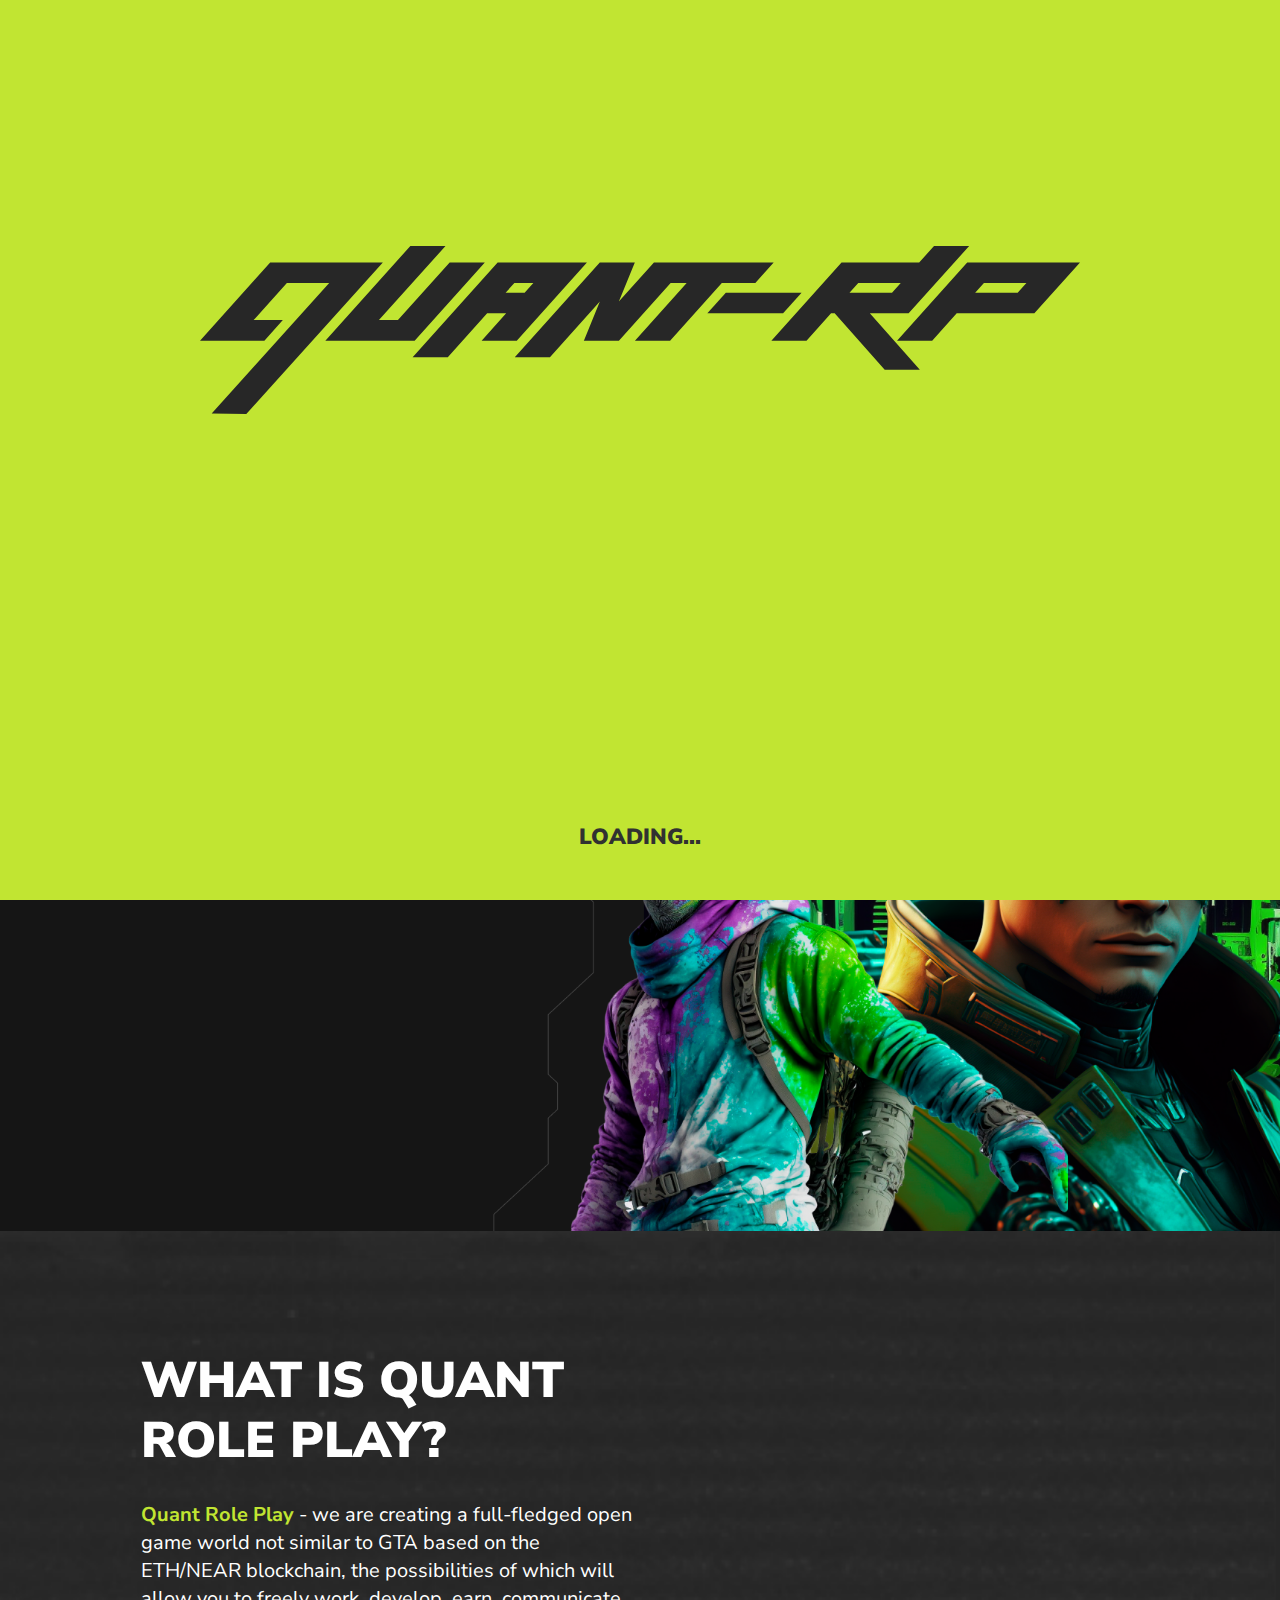
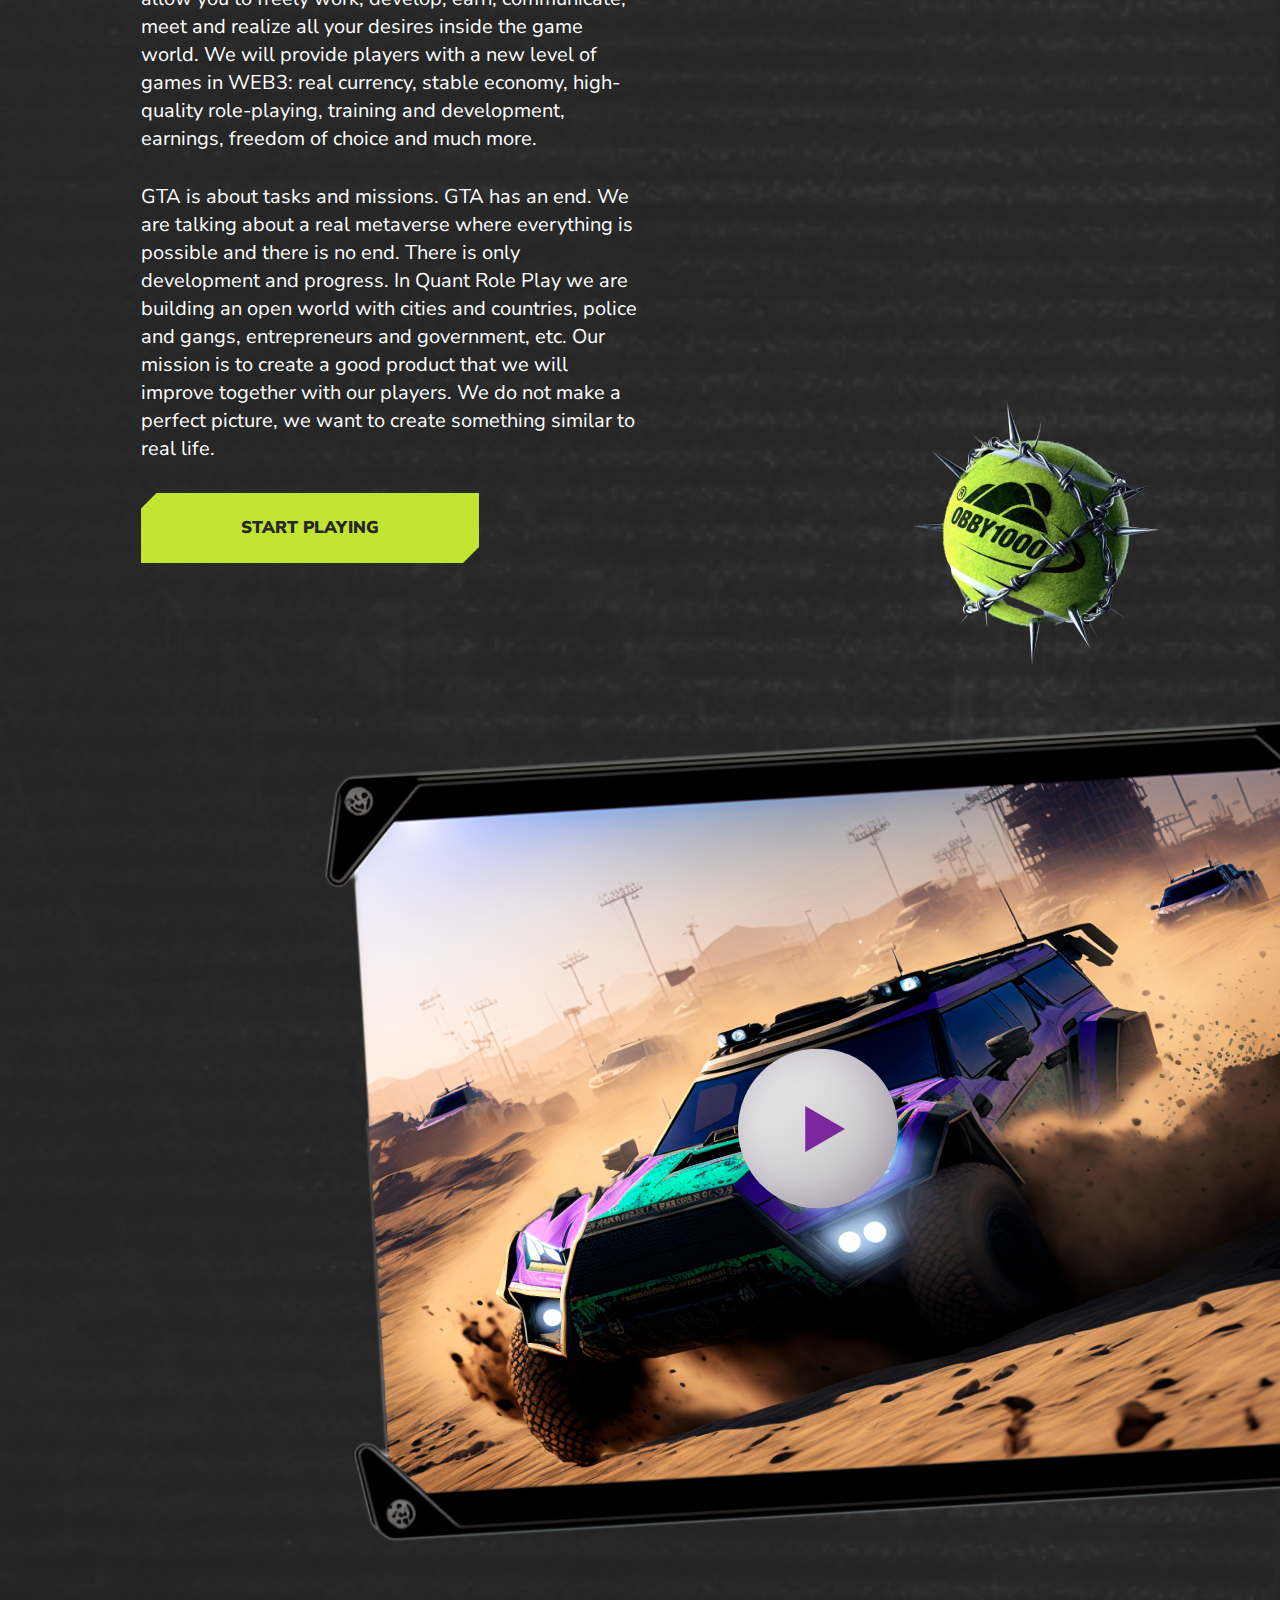
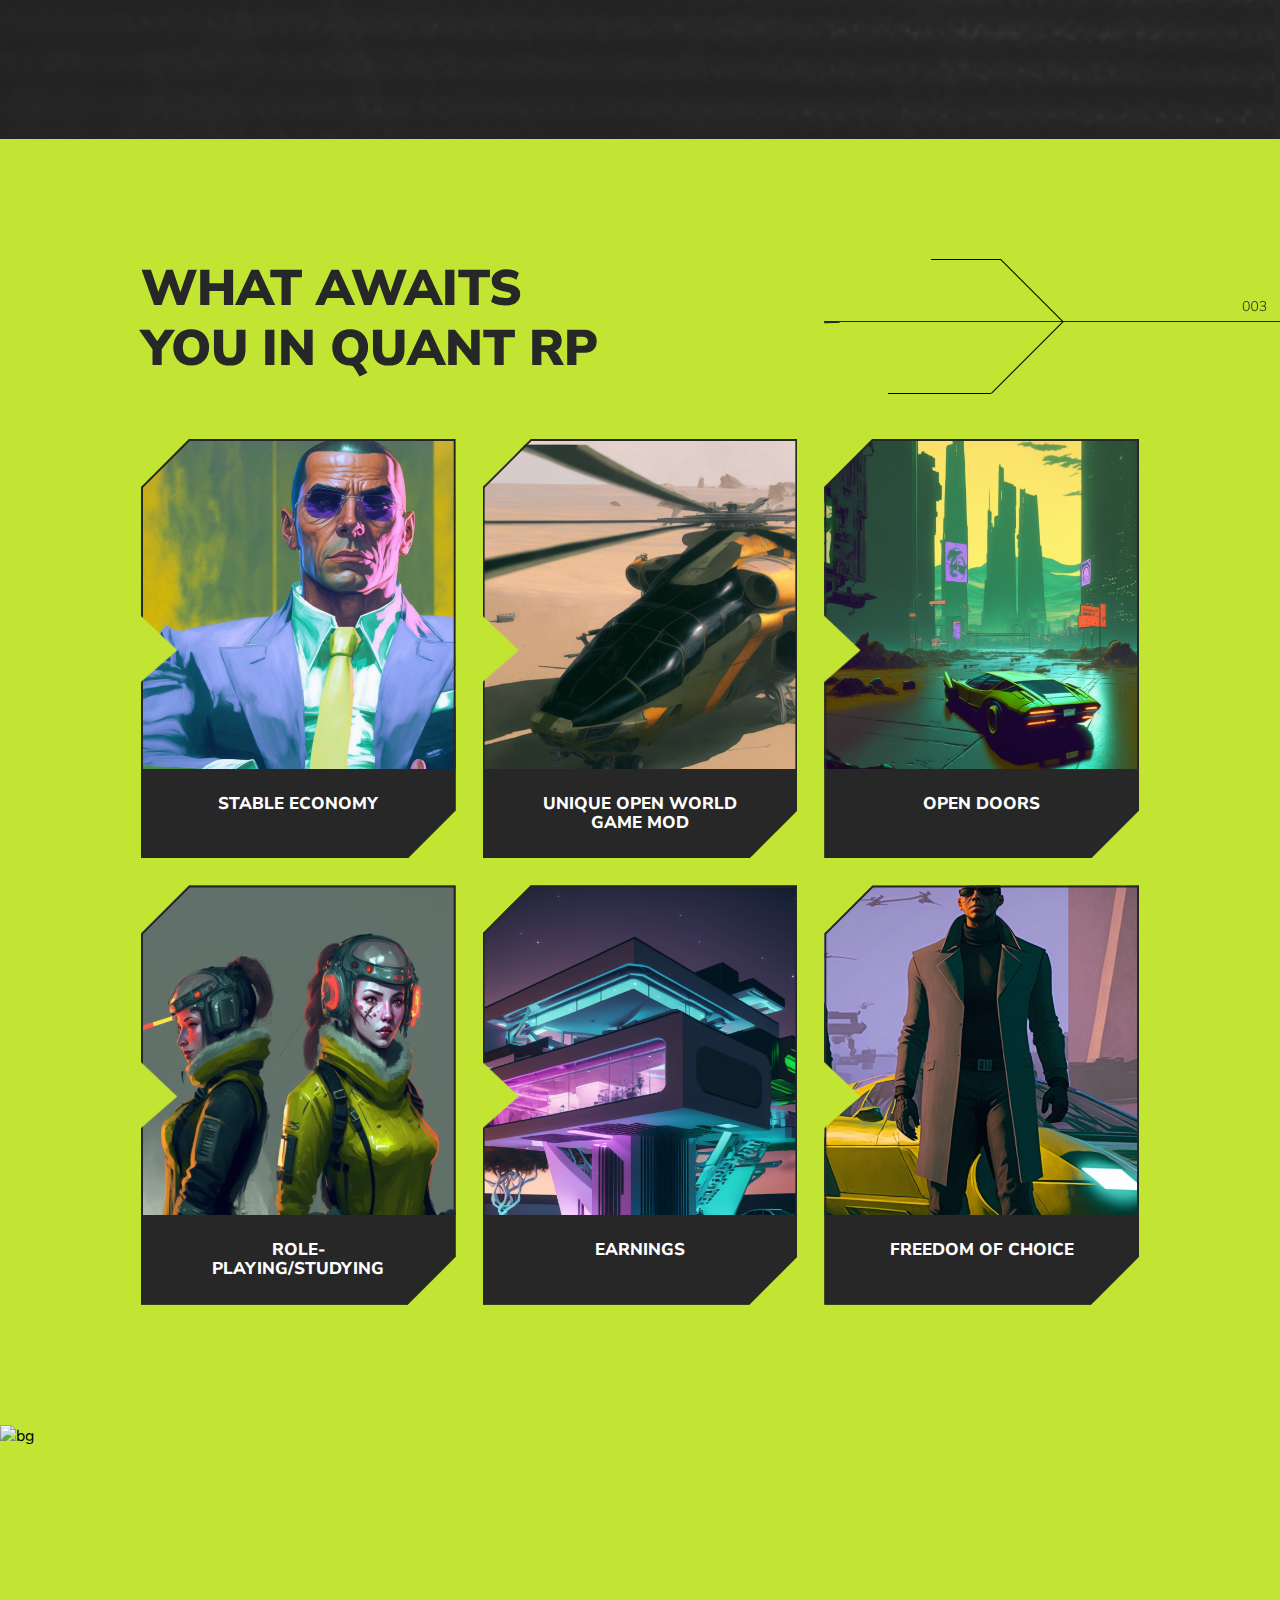
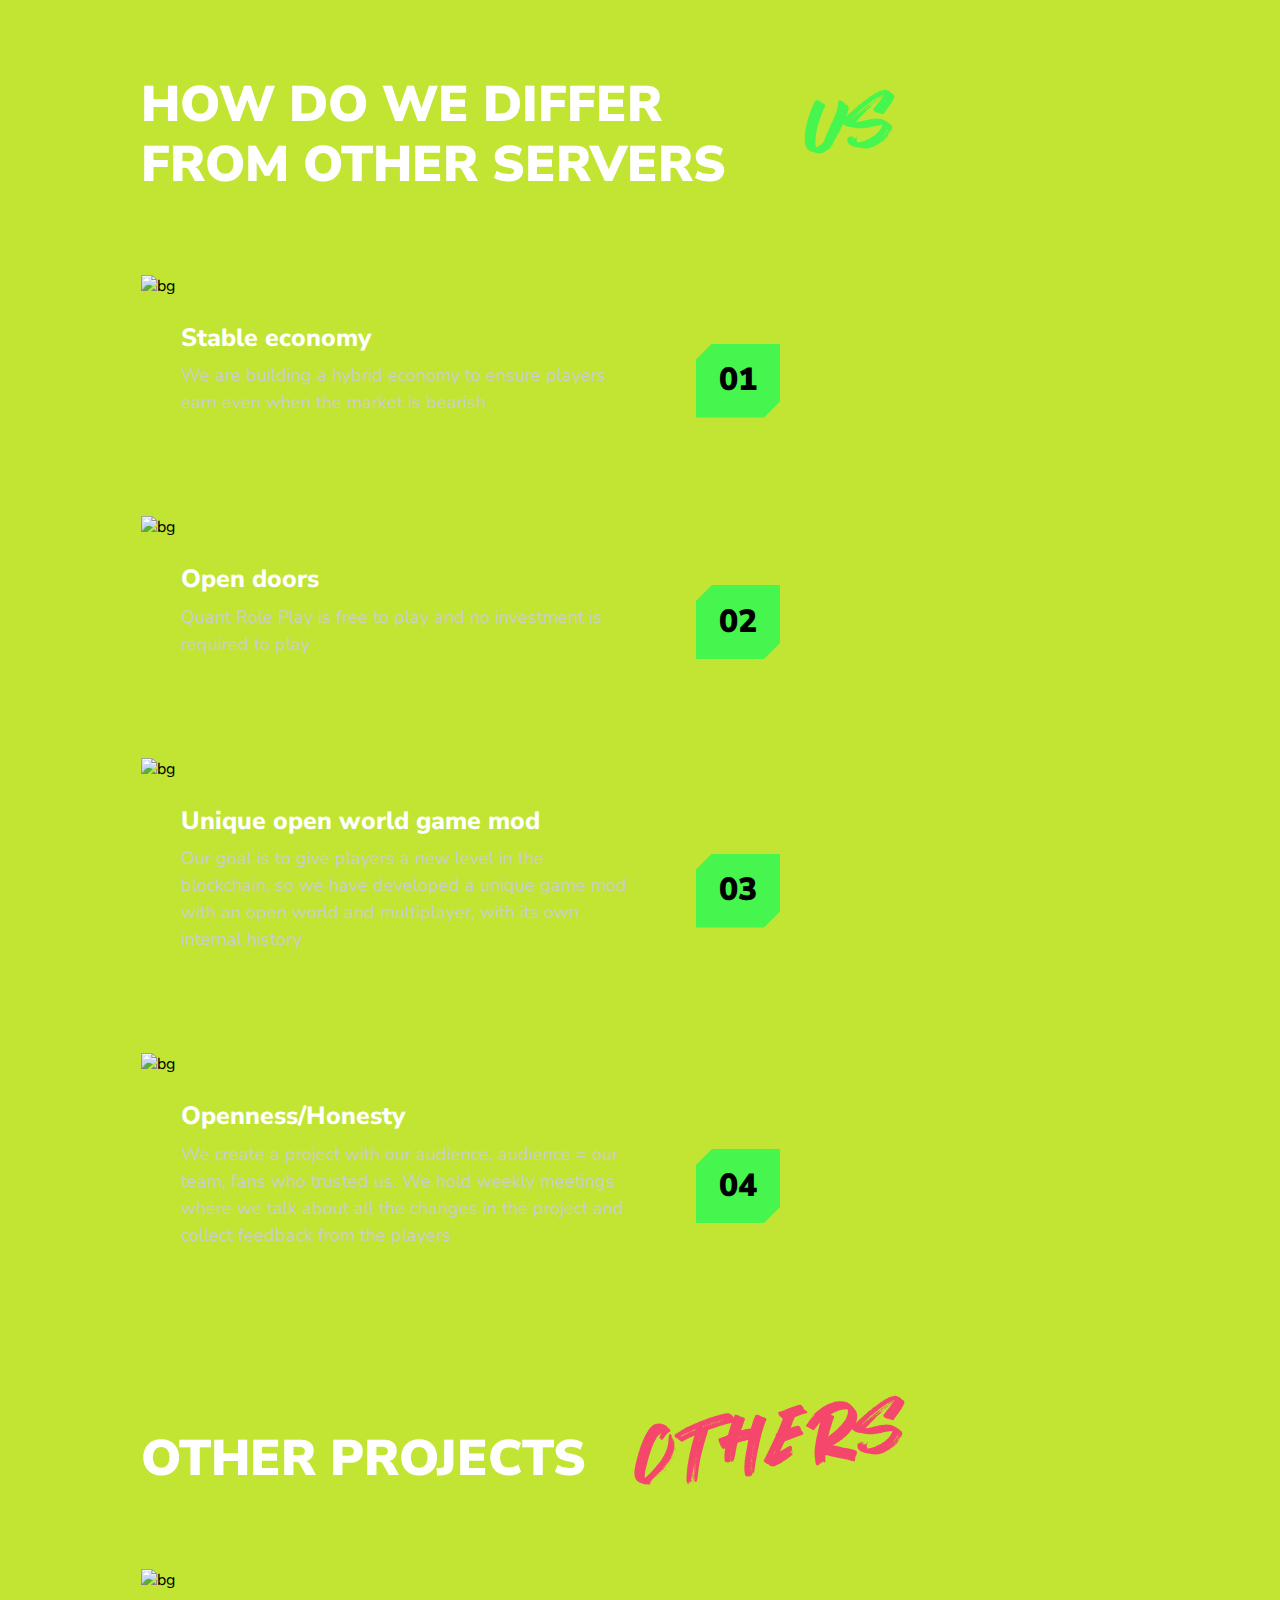
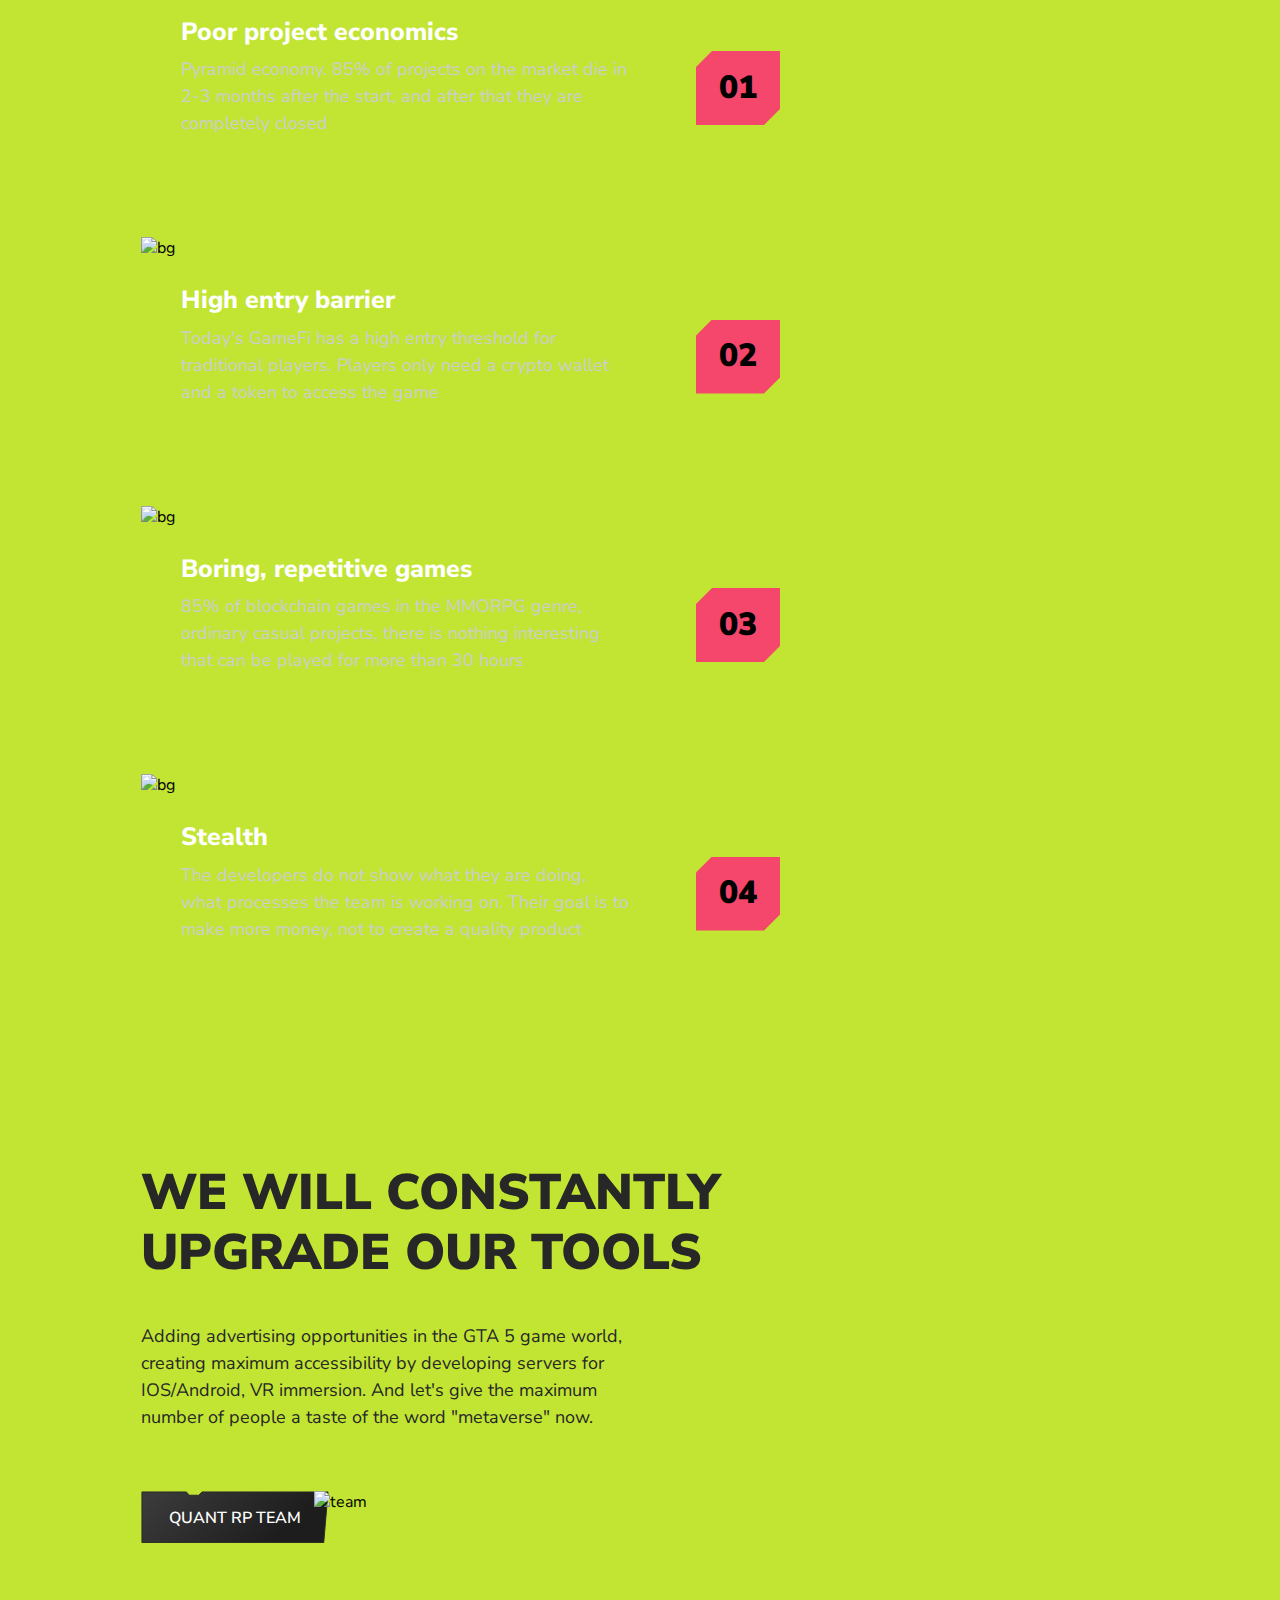
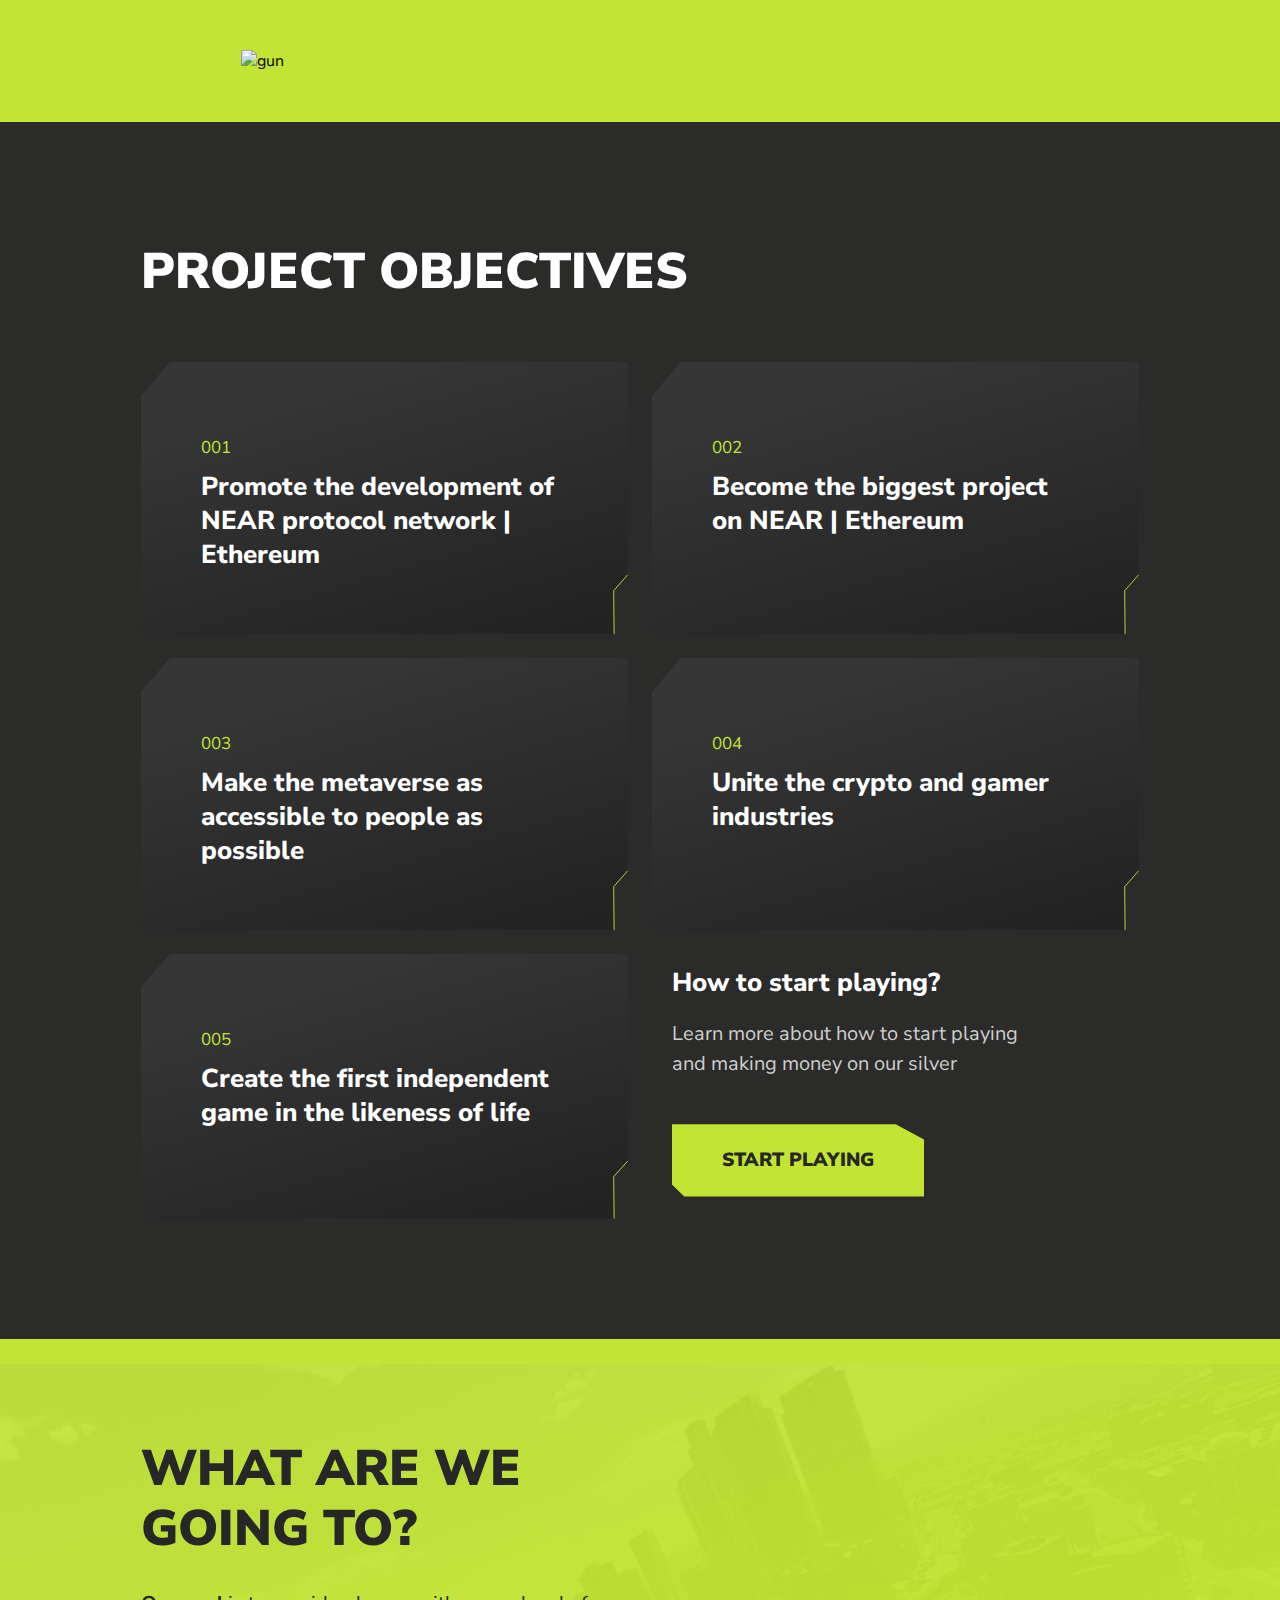
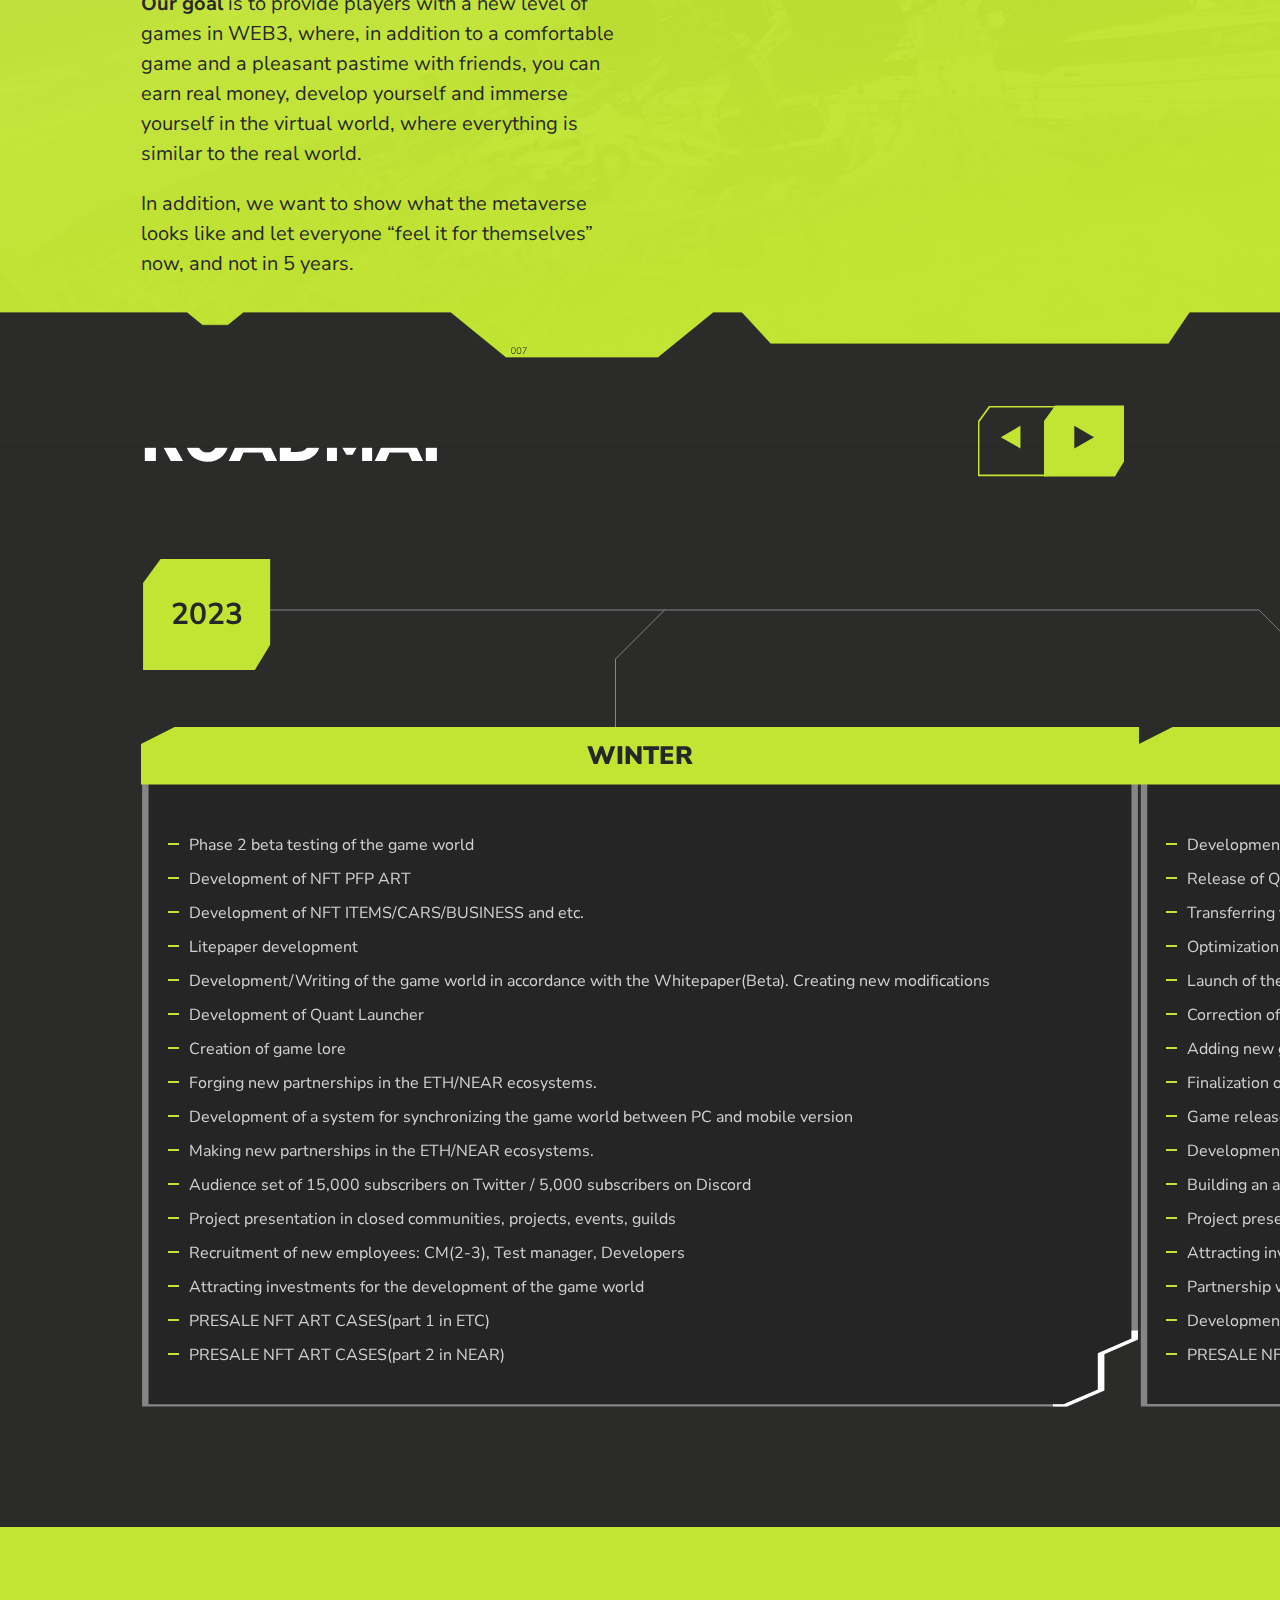
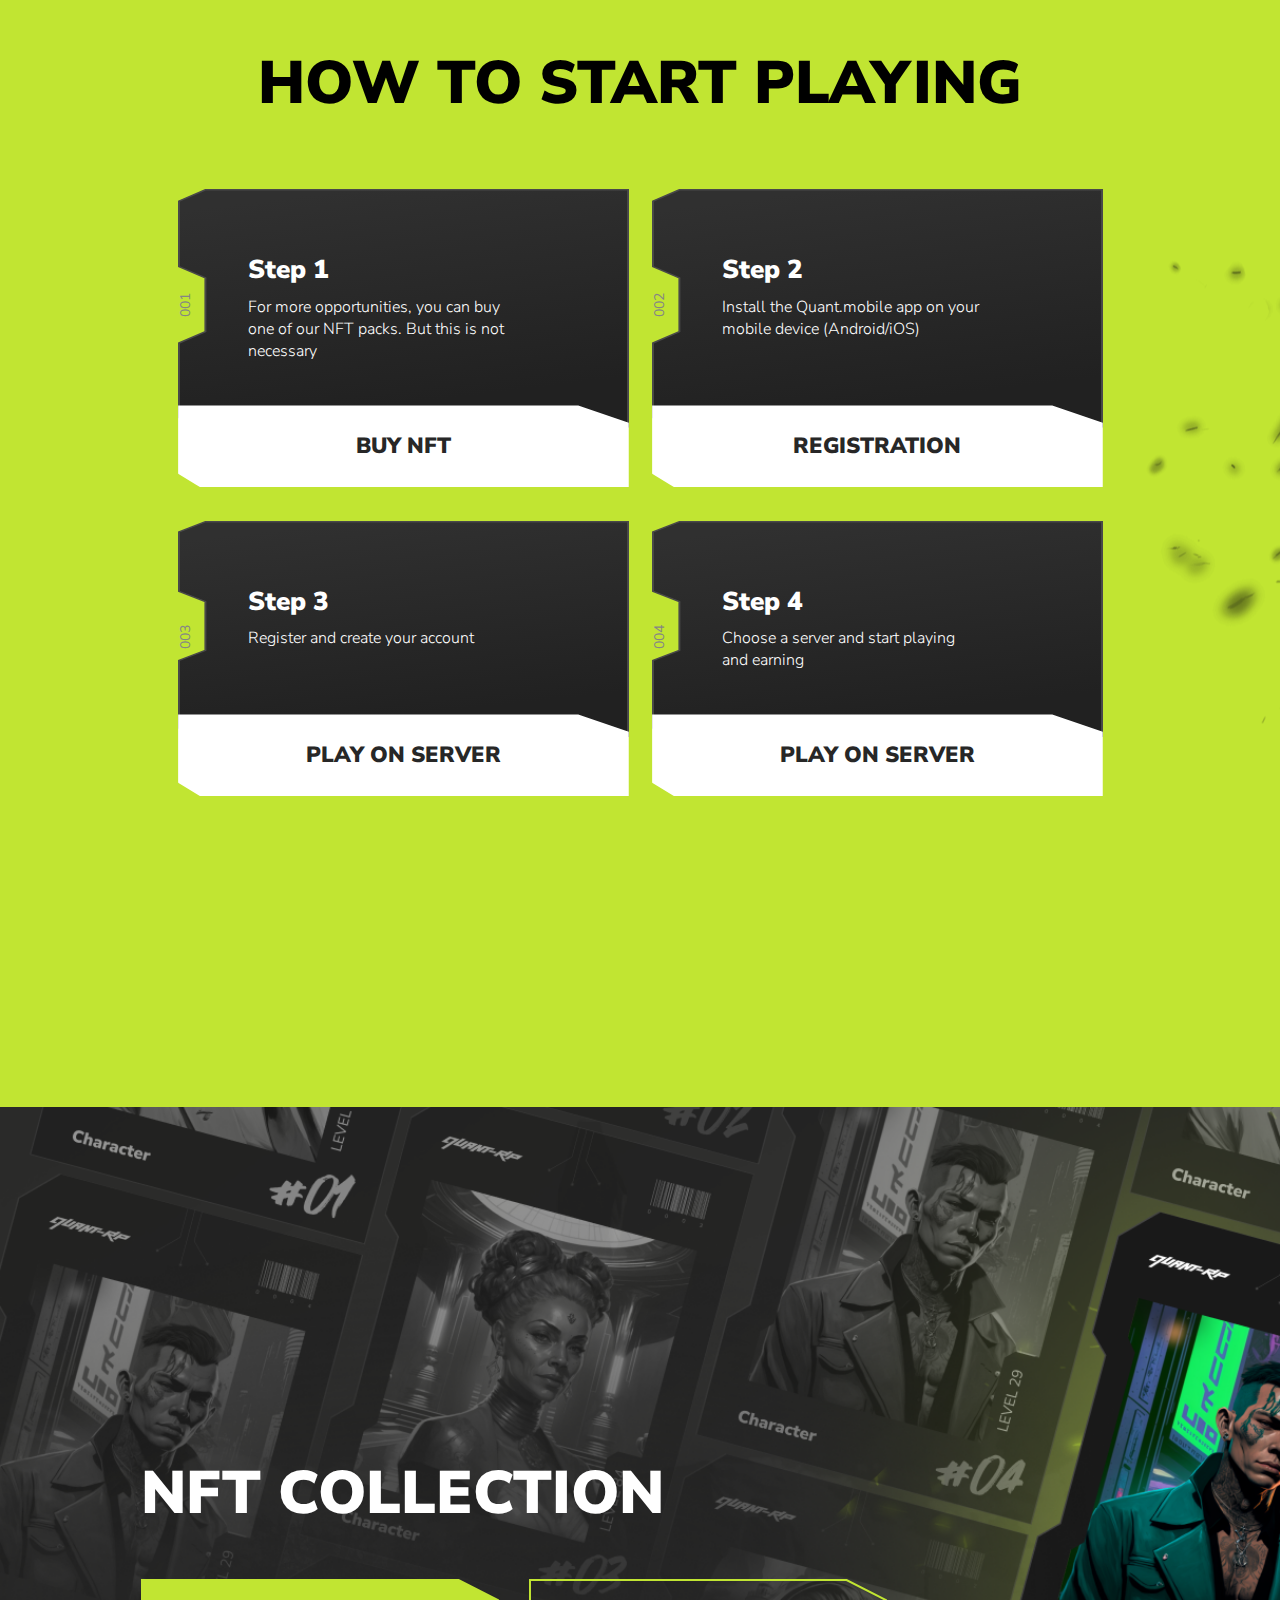
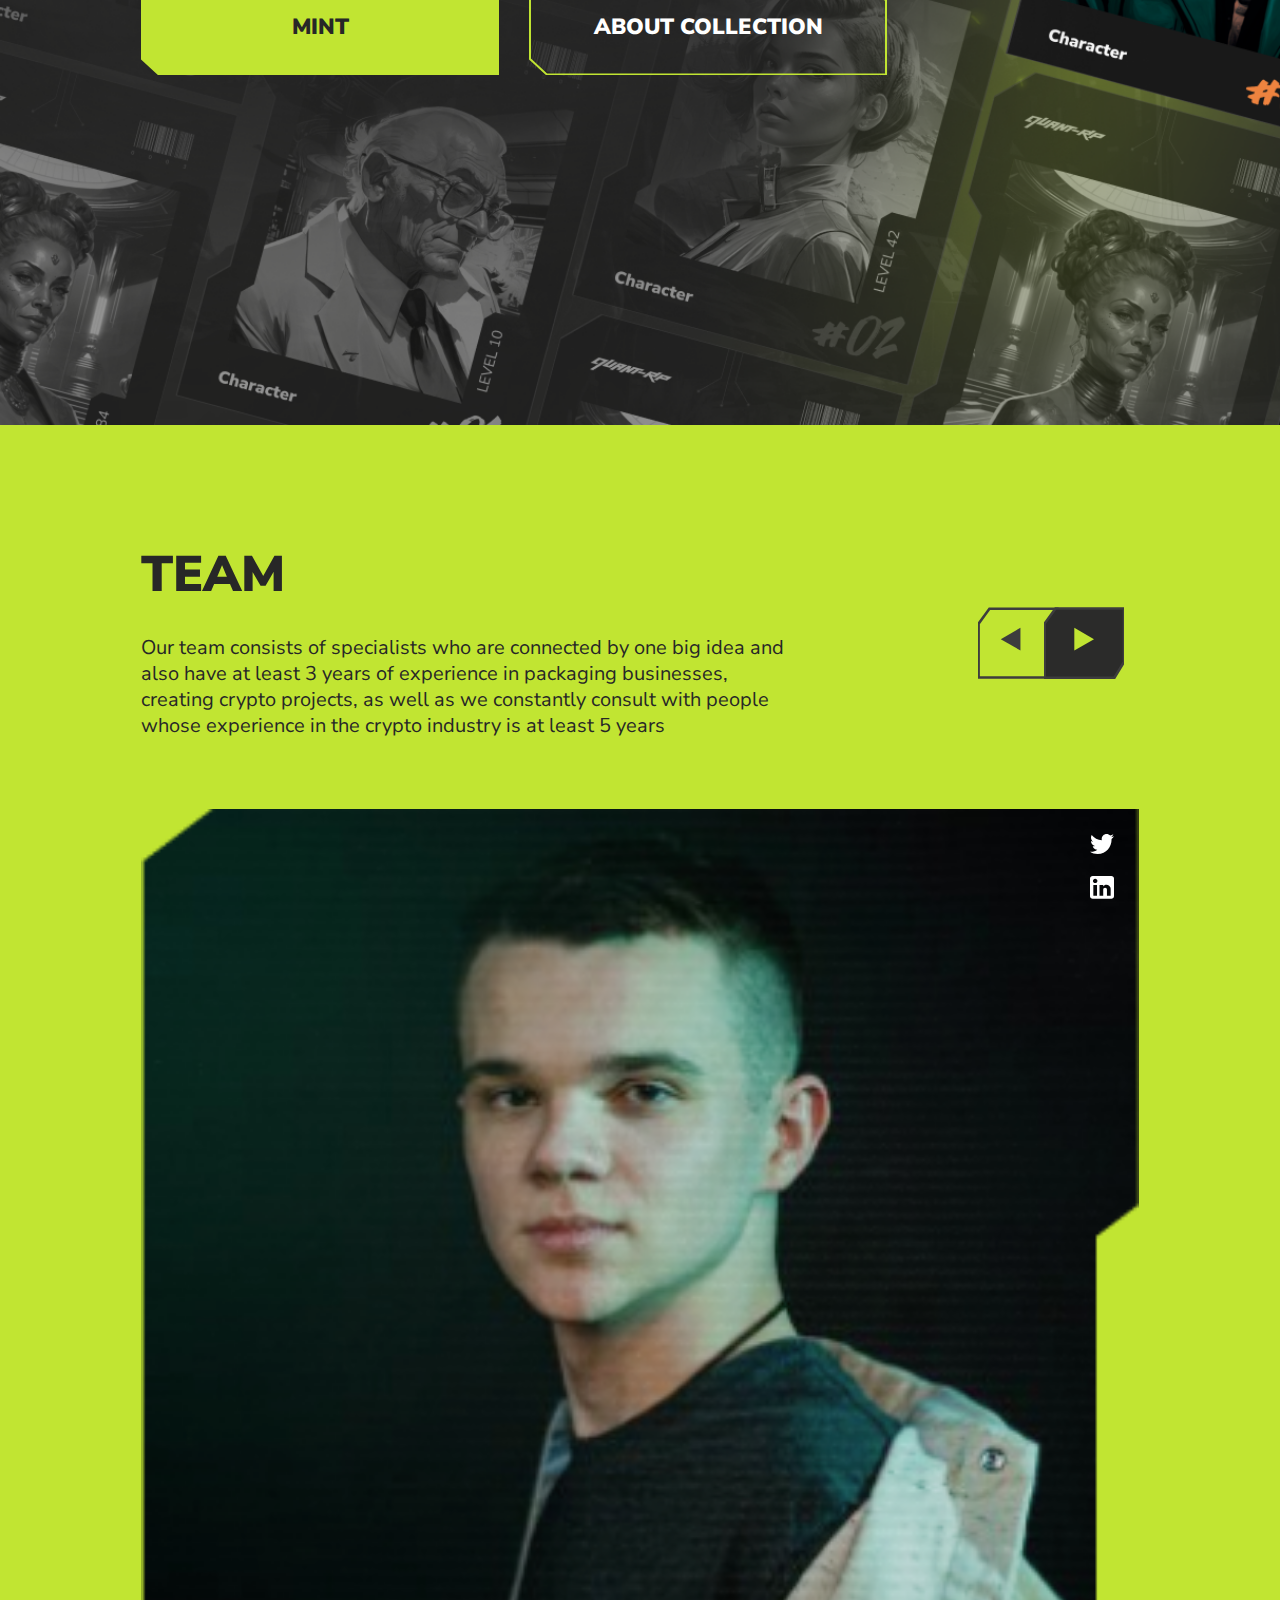
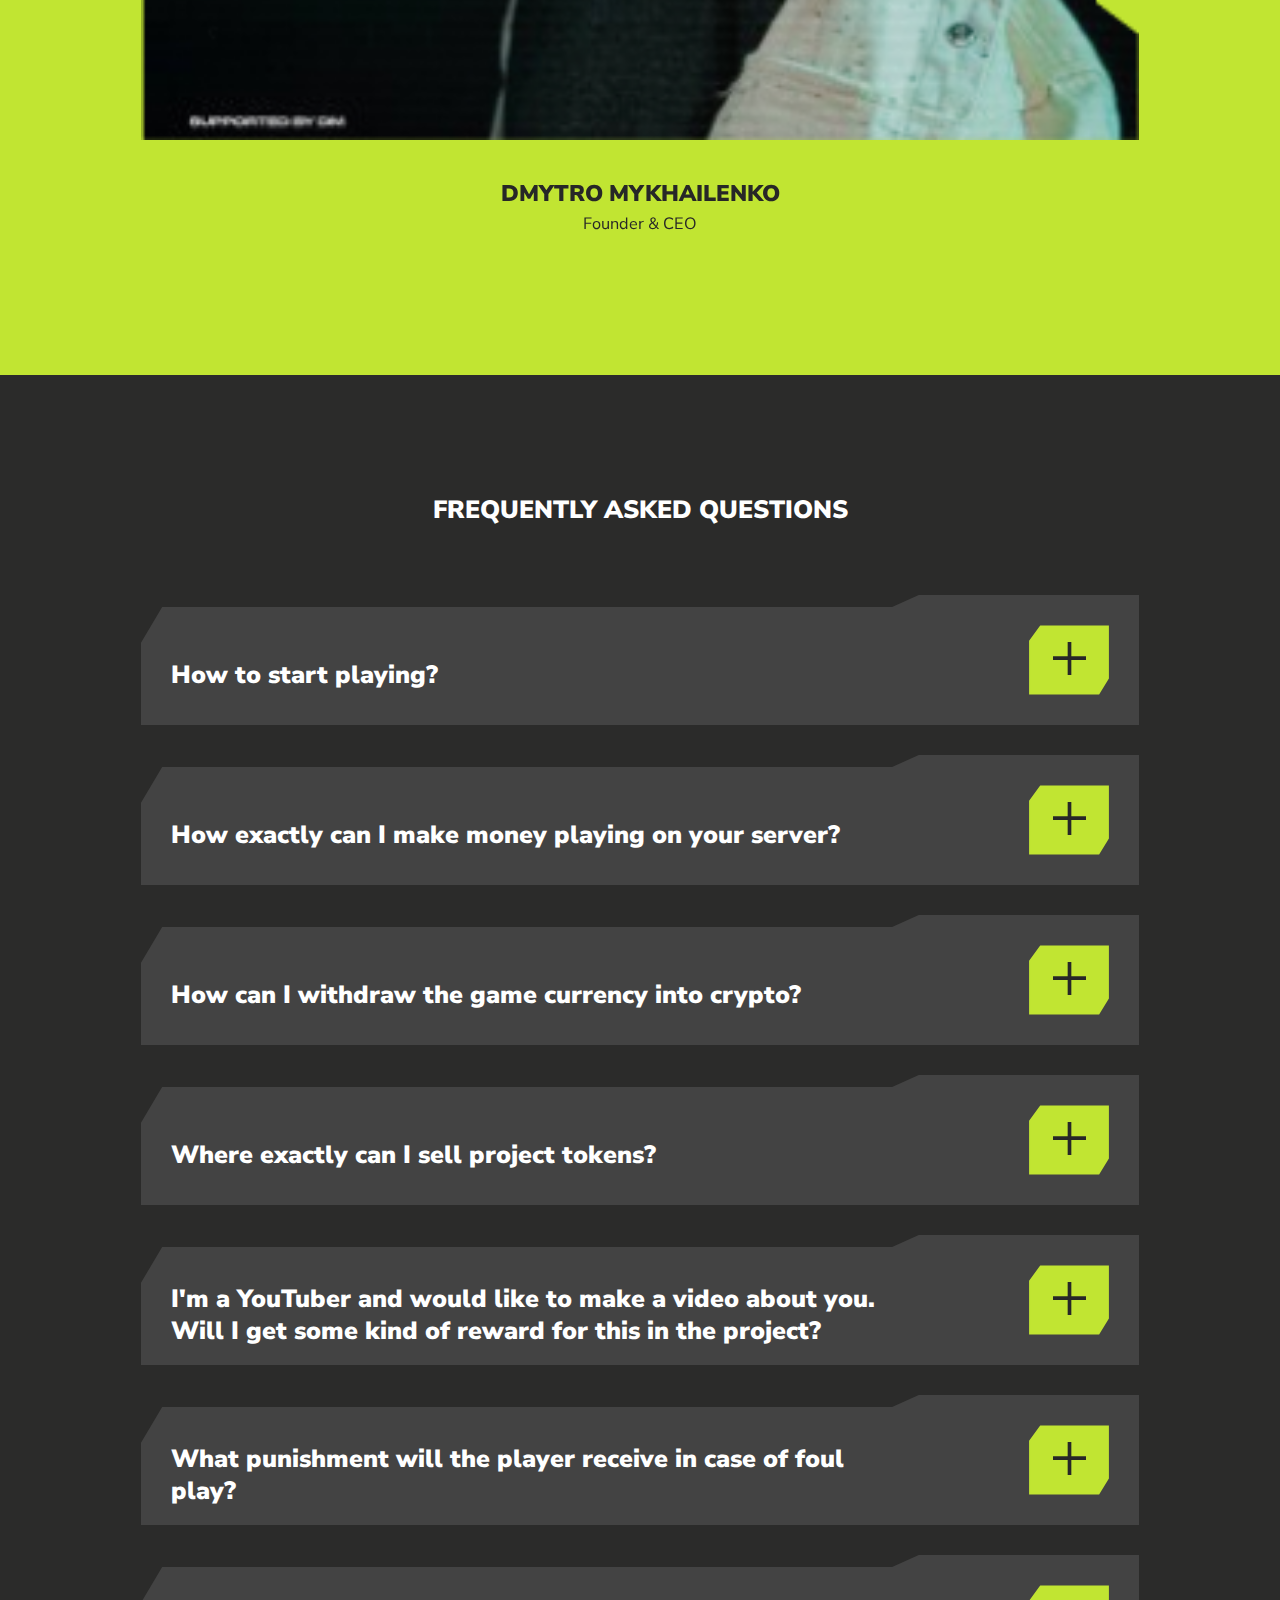
<file: index.html>
<!DOCTYPE html>
<html lang="en">
<head>
    <!-- for portfolio -->
    <meta name="robots" content="noindex">
    <!-- end -->
    <meta charset="UTF-8">
    <meta http-equiv="X-UA-Compatible" content="IE=edge">
    <meta name="viewport" content="width=device-width, initial-scale=1.0">
    <meta name="description" content="We provide players with a new level of games in WEB3, where in addition to a comfortable game and a pleasant pastime with friends, you can earn real money, develop your character and immerse yourself in the virtual world, where everything is similar to the real world.">
    <meta name="keywords" content="quant, quantrp, quant-rp, metaverse, quant metaverse, sandbox, helix metaverse, gta, gta5, crypto, qrp, qc, quant coin, quant role play, roblox, sandbox game, quant game, quant rp game, quant-rp game, quant role play game">
    <link rel="shortcut icon" href="/success/images/service/icons/favicon.ico" type="image/x-icon">
    <link rel="stylesheet" href="/success/style/style.min.css?v=18s">
    <link rel="stylesheet"href="https://cdn.jsdelivr.net/npm/swiper@8/swiper-bundle.min.css"/>
    <script src="https://cdn.jsdelivr.net/npm/swiper@8/swiper-bundle.min.js"></script>
    <script src="https://code.jquery.com/jquery-3.6.1.min.js"integrity="sha256-o88AwQnZB+VDvE9tvIXrMQaPlFFSUTR+nldQm1LuPXQ="crossorigin="anonymous"></script>
    <script src="/success/scripts/libs/wow.min.js"></script>
    <script src="/success/scripts/libs/jquery.lazy.min.js"></script>
    
    <meta property="og:title" content="QUANT.RP">
    <meta property="og:site_name" content="QUANT.RP">
    <meta property="og:description" content="We provide players with a new level of games in WEB3, where in addition to a comfortable game and a pleasant pastime with friends, you can earn real money, develop your character and immerse yourself in the virtual world, where everything is similar to the real world.">
    <meta property="og:image" content="/success/images/service/meta/meta.jpg">

    <meta name="msapplication-TileColor" content="#603cba">
    <meta name="theme-color" content="#ffffff">


    <title>Quant-RP</title>
</head>
<body>
    <!-- service -->
    <div class="preloader">
        <svg width="880" height="168" viewBox="0 0 880 168" fill="none" xmlns="http://www.w3.org/2000/svg">
            <path d="M214.626 94.647L284.812 16.5066H249.662L197.931 74.1024H178.931L245.495 0H210.344L125.338 94.647H160.488L160.501 94.6338H179.488V94.647H214.626Z" fill="#272727"/>
            <path d="M281.607 94.6462H316.758L386.932 16.5059H371.491H351.781H332.781H305.459H297.643L212.637 111.166H247.787L287.168 67.3148H306.168L281.607 94.6462ZM305.598 46.7834L314.351 37.0373H333.351L324.598 46.7834H305.598Z" fill="#272727"/>
            <path d="M555.337 37.0373L573.691 16.5059H540.264H505.114H489.077H467.189H453.94L418.853 55.5695L434.712 16.7558L434.94 16.5059H434.813H415.825H399.789L314.782 111.153H349.933L399.853 55.5695L383.981 94.3963L383.753 94.6462H383.88H402.88H418.903L470.647 37.0373H486.683L434.94 94.6462H470.09L521.821 37.0373H555.337Z" fill="#272727"/>
            <path d="M708.644 67.3156L769.166 0H734.016L719.183 16.5066H676.686H642.878H641.535L571.361 94.647H606.512L631.06 67.3156H634.67L684.704 123.78H719.854L669.82 67.3156H708.644V67.3156ZM658.256 37.0381H700.753L692 46.7842H649.515L658.256 37.0381Z" fill="#272727"/>
            <path d="M880 16.5059H858.53H844.849H802.352H768.545H767.202L697.028 94.6462H732.178L756.727 67.3148H834.361L880 16.5059ZM783.922 37.0373H826.407L817.654 46.7834H775.169L783.922 37.0373Z" fill="#272727"/>
            <path d="M601.559 46.7832H525.812L507.369 67.3146H583.116L601.559 46.7832Z" fill="#272727"/>
            <path d="M151.799 16.5059H147.682H105.324H76.5454H70.174L0 94.6462H35.1377L35.1503 94.633H64.3726L82.8534 74.1016L53.6312 74.0622L86.8815 37.0373H129.201L11.6788 167.525L46.3224 167.92L182.832 16.5059H151.799Z" fill="#272727"/>
        </svg>                

        <p>loading...<span class="precent_l"></span></p>
    </div>
    
    <!-- endservice -->
    <header>
        <div class="container">
            <div class="logo">
                <svg width="239" height="44" viewBox="0 0 239 44" fill="none" xmlns="http://www.w3.org/2000/svg">
                    <path d="M58.2909 24.7556L77.3529 4.31743H67.8064L53.7567 19.382H48.5964L66.6746 0H57.1281L34.041 24.7556H43.5875L43.591 24.7521H48.7478V24.7556H58.2909Z" fill="white"/>
                    <path d="M76.4818 24.7555H86.0283L105.087 4.31738H100.893H95.5404H90.3801H82.9597H80.8371L57.75 29.0764H67.2965L77.992 17.6068H83.1523L76.4818 24.7555ZM82.9975 12.2367L85.3747 9.68752H90.535L88.1578 12.2367H82.9975Z" fill="white"/>
                    <path d="M150.825 9.68752L155.81 4.31738H146.731H137.184H132.829H126.884H123.286L113.757 14.5347L118.064 4.38275L118.126 4.31738H118.091H112.935H108.579L85.4922 29.0729H95.0387L108.596 14.5347L104.286 24.6902L104.224 24.7555H104.258H109.419H113.771L127.824 9.68752H132.179L118.126 24.7555H127.672L141.722 9.68752H150.825Z" fill="white"/>
                    <path d="M192.46 17.6069L208.898 0H199.351L195.323 4.31743H183.781H174.599H174.234L155.176 24.7556H164.722L171.389 17.6069H172.37L185.959 32.3756H195.505L181.916 17.6069H192.46ZM178.775 9.68756H190.317L187.94 12.2367H176.402L178.775 9.68756Z" fill="white"/>
                    <path d="M239 4.31738H233.169H229.454H217.912H208.73H208.365L189.307 24.7555H198.853L205.52 17.6068H226.605L239 4.31738ZM212.906 9.68752H224.445L222.068 12.2367H210.529L212.906 9.68752Z" fill="white"/>
                    <path d="M163.378 12.2368H142.806L137.797 17.6069H158.369L163.378 12.2368Z" fill="white"/>
                    <path d="M41.2272 4.31738H40.1091H28.6051H20.789H19.0586L0 24.7555H9.54307L9.54651 24.7521H17.483L22.5022 19.382L14.5657 19.3716L23.5962 9.68752H35.0899L3.17184 43.8176L12.5808 43.9208L49.6556 4.31738H41.2272Z" fill="white"/>
                </svg>                                      
            </div>
            <button class="btn-ui-svg mobile open_burger">
                <svg width="74" height="58" viewBox="0 0 74 58" fill="none" xmlns="http://www.w3.org/2000/svg">
                    <path d="M10.9108 1L1 13.1654V57H64.3418L73 44.2149V1H10.9108Z" fill="white" stroke="#272727" stroke-width="2"/>
                    <line x1="21" y1="20.4" x2="52.2" y2="20.4" stroke="#272727" stroke-width="3.2"/>
                    <line x1="21" y1="28.4" x2="52.2" y2="28.4" stroke="#272727" stroke-width="3.2"/>
                    <line x1="21" y1="36.4" x2="52.2" y2="36.4" stroke="#272727" stroke-width="3.2"/>
                </svg>                                       
            </button>
            <nav class="header-menu">
                <ul class="list">
                    <li class="header mobile_b">
                        <div class="logo">
                            <svg width="156" height="29" viewBox="0 0 156 29" fill="none" xmlns="http://www.w3.org/2000/svg">
                                <path d="M38.0471 16.1584L50.4893 2.81807H44.2581L35.0876 12.651H31.7194L43.5193 0H37.2881L22.2188 16.1584H28.4499L28.4522 16.1562H31.8182V16.1584H38.0471Z" fill="white"/>
                                <path d="M49.921 16.1587H56.1521L68.5921 2.81836H65.8548H62.3609H58.9927H54.1492H52.7637L37.6943 18.979H43.9255L50.9067 11.4926H54.2749L49.921 16.1587ZM54.1739 7.98745L55.7255 6.32355H59.0937L57.5421 7.98745H54.1739Z" fill="white"/>
                                <path d="M98.4461 6.32355L101.7 2.81836H95.774H89.5428H86.7H82.8198H80.4711L74.2511 9.48743L77.0624 2.86102L77.1028 2.81836H77.0804H73.7144H70.8716L55.8022 18.9768H62.0334L70.8829 9.48743L68.0693 16.1161L68.0289 16.1587H68.0513H71.4195H74.2601L83.4328 6.32355H86.2756L77.1028 16.1587H83.334L92.5046 6.32355H98.4461Z" fill="white"/>
                                <path d="M125.624 11.4923L136.352 0H130.121L127.492 2.81807H119.958H113.965H113.727L101.287 16.1584H107.518L111.87 11.4923H112.51L121.38 21.1322H127.611L118.741 11.4923H125.624ZM116.691 6.32326H124.225L122.673 7.98716H115.142L116.691 6.32326Z" fill="white"/>
                                <path d="M156 2.81836H152.194H149.769H142.235H136.242H136.004L123.564 16.1587H129.795L134.147 11.4926H147.909L156 2.81836ZM138.968 6.32355H146.499L144.948 7.98745H137.416L138.968 6.32355Z" fill="white"/>
                                <path d="M106.64 7.98633H93.2123L89.9429 11.4915H103.371L106.64 7.98633Z" fill="white"/>
                                <path d="M26.9098 2.81836H26.18H18.6711H13.5694H12.4399L0 16.1587H6.22895L6.23119 16.1565H11.4115L14.6877 12.6513L9.50734 12.6446L15.4017 6.32355H22.9039L2.07033 28.6009L8.2117 28.6683L32.4112 2.81836H26.9098Z" fill="white"/>
                            </svg>                                
                        </div>
                        <button class="btn-ui-none close_burger">
                            <svg width="28" height="28" viewBox="0 0 28 28" fill="none" xmlns="http://www.w3.org/2000/svg">
                                <path d="M1 1L27 27" stroke="white" stroke-width="1.5"/>
                                <path d="M27 1L0.999998 27" stroke="white" stroke-width="1.5"/>
                            </svg>                                
                        </button>
                    </li>
                    <li class="list"><a href="/">Home</a></li>
                    <li class="list"><a  data-scroll="#news">News</a></li>
                    <li class="list"><a  class="popup-open" data-type=".page-dev">Forum</a></li>
                    <li class="list"><a href="#shop">Shop</a></li>
                    <li class="link"><a href="#">Telegram channel</a></li>
                    <li class="list mobile_b"><a data-scroll="#faq">Faq</a></li>
                    <li class="select mobile_b">
                        <div class="select">
                            <div class="display">
                                <span class="title">En</span>

                                <svg width="11" height="6" viewBox="0 0 11 6" fill="none" xmlns="http://www.w3.org/2000/svg">
                                    <path d="M5.5 6L0.736861 -8.97232e-07L10.2631 -6.44184e-08L5.5 6Z" fill="white"/>
                                </svg>                                    
                            </div>
                            <ul class="list">
                                <li><a href="/ru">RU</a></li>
                                <li><a class="popup-open" data-type=".page-dev">UA</a></li>
                            </ul>
                        </div>
                    </li>
                    <li class="button mobile_b"><button class="btn-ui-1 btn-outline popup-open" data-type=".page-dev">Personal account</button></li>
                    <li class="pre mobile_b">sell.quant-rp.com</li>
                </ul>
            </nav>
            <div class="button-wrapper">
                <button class="btn-ui-1 white" data-link="/ru">En</button>
                <button class="btn-ui-1 btn-outline-white  popup-open" data-type=".page-dev">Personal account</button>
            </div>
        </div>
    </header>
    <main class="main-page">
        <section class="main__section">
            <div class="background-images ">
                <svg class="bg_1" width="53" height="147" viewBox="0 0 53 147" fill="none" xmlns="http://www.w3.org/2000/svg">
                    <path d="M3 1L30 28H52.5V70.5L19.5 103.5V146H-3" stroke="#494949"/>
                </svg>                    
                
                <img class="bg_2" src="/success/images/service/bg/bg1.png" alt="bg"/>

                <!-- <ul class="social mobile">
                    <li><a target="_blank" href="https://twitter.com/quantrp">
                        <svg width="17" height="14" viewBox="0 0 17 14" fill="none" xmlns="http://www.w3.org/2000/svg">
                            <path d="M17 1.64706C16.3743 1.93529 15.6998 2.12471 15.001 2.21529C15.7161 1.77882 16.2686 1.08706 16.5287 0.255294C15.8542 0.667059 15.1066 0.955294 14.3184 1.12C13.6764 0.411765 12.7744 0 11.7505 0C9.84082 0 8.28059 1.58118 8.28059 3.53294C8.28059 3.81294 8.3131 4.08471 8.36998 4.34C5.47706 4.19177 2.90105 2.78353 1.18642 0.650588C0.885755 1.16941 0.715105 1.77882 0.715105 2.42118C0.715105 3.64824 1.32457 4.73529 2.26721 5.35294C1.69025 5.35294 1.15392 5.18824 0.682601 4.94118V4.96588C0.682601 6.67882 1.88528 8.11176 3.47801 8.43294C2.96665 8.57476 2.42981 8.59449 1.90966 8.49059C2.13037 9.19263 2.56263 9.80692 3.14566 10.2471C3.7287 10.6873 4.4332 10.9313 5.16013 10.9447C3.9279 11.9333 2.40048 12.4677 0.828872 12.46C0.552581 12.46 0.276291 12.4435 0 12.4106C1.54398 13.4153 3.3805 14 5.34704 14C11.7505 14 15.2691 8.61412 15.2691 3.94471C15.2691 3.78824 15.2691 3.64 15.261 3.48353C15.9436 2.98941 16.5287 2.36353 17 1.64706Z" fill="#C1E532"/>
                        </svg>                                        
                    </a></li>
                    <li><a target="_blank" href="https://t.me/quantroleplay">
                        <svg width="16" height="14" viewBox="0 0 16 14" fill="none" xmlns="http://www.w3.org/2000/svg">
                            <path d="M15.9544 1.27421L13.5399 13.1549C13.3576 13.9933 12.8826 14.202 12.2077 13.8072L8.52847 10.9785L6.75342 12.7602C6.55683 12.9653 6.39281 13.1364 6.01392 13.1364L6.27852 9.22728L13.097 2.79888C13.3936 2.5234 13.0324 2.37016 12.6363 2.64623L4.20687 8.18441L0.577911 6.99902C-0.211315 6.74202 -0.225603 6.17557 0.7425 5.78024L14.9366 0.0745113C15.5938 -0.182482 16.1687 0.227157 15.9544 1.27481V1.27421Z" fill="#C1E532"/>
                        </svg>                                                                                
                    </a></li>
                    <li><a target="_blank" href="https://discord.com/invite/rMYy9Y8YpE">
                        <svg width="19" height="14" viewBox="0 0 19 14" fill="none" xmlns="http://www.w3.org/2000/svg">
                            <path d="M16.0842 1.16111C14.873 0.624476 13.5747 0.227835 12.217 0.00229442C12.2049 1.40627e-05 12.1924 0.00148361 12.1812 0.00649985C12.17 0.0115161 12.1607 0.0198309 12.1545 0.0302926C11.9882 0.317274 11.803 0.69136 11.6732 0.986896C10.2332 0.775539 8.76934 0.775539 7.32942 0.986896C7.18481 0.659365 7.02174 0.340002 6.84097 0.0302926C6.83485 0.0197021 6.82558 0.0111992 6.8144 0.00591873C6.80323 0.000638253 6.79068 -0.00116878 6.77843 0.000738897C5.42156 0.22628 4.12326 0.62292 2.91125 1.16033C2.90083 1.16463 2.89199 1.17195 2.88592 1.18133C0.422327 4.73943 -0.252946 8.20964 0.0787532 11.6363C0.0796762 11.6447 0.0823279 11.6528 0.0865469 11.6602C0.0907659 11.6675 0.0964639 11.674 0.103294 11.6791C1.54123 12.7076 3.14506 13.491 4.84762 13.9967C4.85948 14.0003 4.87218 14.0003 4.88404 13.9967C4.8959 13.9931 4.90638 13.986 4.91411 13.9765C5.28048 13.4951 5.60514 12.9844 5.88467 12.4498C5.88855 12.4425 5.89078 12.4345 5.89122 12.4262C5.89167 12.418 5.8903 12.4098 5.88722 12.4021C5.88415 12.3944 5.87943 12.3875 5.87339 12.3818C5.86735 12.376 5.86012 12.3717 5.85221 12.3689C5.34081 12.1797 4.84531 11.9514 4.37025 11.6861C4.36172 11.6813 4.35453 11.6745 4.34932 11.6663C4.34412 11.6581 4.34106 11.6488 4.34044 11.6392C4.33981 11.6295 4.34162 11.6199 4.34572 11.6111C4.34982 11.6023 4.35608 11.5947 4.36392 11.5889C4.46367 11.5165 4.56342 11.4411 4.65841 11.3657C4.66696 11.3589 4.67726 11.3546 4.68817 11.3532C4.69907 11.3518 4.71014 11.3534 4.72016 11.3579C7.82895 12.7298 11.1958 12.7298 14.2682 11.3579C14.2782 11.3532 14.2894 11.3513 14.3005 11.3526C14.3115 11.3538 14.322 11.3581 14.3307 11.3649C14.4257 11.4411 14.5247 11.5165 14.6252 11.5889C14.6331 11.5946 14.6395 11.6021 14.6437 11.6108C14.6479 11.6195 14.6499 11.6291 14.6494 11.6387C14.649 11.6484 14.6461 11.6577 14.641 11.666C14.636 11.6743 14.6289 11.6812 14.6205 11.6861C14.1471 11.9536 13.6547 12.1799 13.1377 12.3681C13.1298 12.371 13.1225 12.3754 13.1165 12.3812C13.1104 12.387 13.1057 12.394 13.1027 12.4018C13.0996 12.4095 13.0982 12.4178 13.0987 12.4261C13.0991 12.4343 13.1014 12.4424 13.1053 12.4498C13.3902 12.9841 13.7164 13.4927 14.075 13.9757C14.0825 13.9856 14.0929 13.993 14.1048 13.9969C14.1167 14.0008 14.1295 14.001 14.1415 13.9975C15.847 13.4932 17.4534 12.7094 18.893 11.6791C18.9 11.6743 18.9059 11.668 18.9102 11.6608C18.9146 11.6535 18.9174 11.6455 18.9183 11.6371C19.3141 7.67535 18.2549 4.23313 16.1087 1.18288C16.1035 1.17297 16.0948 1.16524 16.0842 1.16111ZM6.34936 9.54967C5.41364 9.54967 4.64179 8.71828 4.64179 7.69868C4.64179 6.6783 5.3986 5.84769 6.34936 5.84769C7.30725 5.84769 8.07198 6.6853 8.05694 7.69868C8.05694 8.71906 7.30013 9.54967 6.34936 9.54967ZM12.6627 9.54967C11.7262 9.54967 10.9551 8.71828 10.9551 7.69868C10.9551 6.6783 11.7112 5.84769 12.6627 5.84769C13.6206 5.84769 14.3853 6.6853 14.3703 7.69868C14.3703 8.71906 13.6214 9.54967 12.6627 9.54967Z" fill="#C1E532"/>
                        </svg>                                                                                                                      
                    </a></li>
                    <li><a target="_blank" href="https://www.youtube.com/channel/UC0phuSWD6ikw34RIxiB4-6g">
                        <svg width="22" height="15" viewBox="0 0 22 15" fill="none" xmlns="http://www.w3.org/2000/svg">
                            <path d="M20.5913 2.20099C20.4723 1.77623 20.2403 1.39168 19.9202 1.08821C19.591 0.775408 19.1875 0.551654 18.7478 0.438066C17.1023 0.0043449 10.5097 0.004345 10.5097 0.004345C7.76137 -0.0269244 5.01368 0.110606 2.28218 0.416161C1.84249 0.53814 1.43976 0.766894 1.10982 1.08208C0.78562 1.39401 0.550797 1.77866 0.428129 2.20011C0.133455 3.78757 -0.00971781 5.39944 0.000540779 7.01398C-0.00997368 8.62707 0.132848 10.2384 0.428129 11.8278C0.548169 12.2476 0.782115 12.6305 1.10719 12.9398C1.43226 13.2491 1.83707 13.4725 2.28218 13.5908C3.94959 14.0236 10.5097 14.0236 10.5097 14.0236C13.2616 14.0549 16.0128 13.9174 18.7478 13.6118C19.1875 13.4982 19.591 13.2745 19.9202 12.9617C20.2402 12.6582 20.4719 12.2736 20.5905 11.8489C20.8928 10.262 21.0399 8.6495 21.0294 7.03413C21.0522 5.41193 20.9054 3.7918 20.5913 2.20011V2.20099ZM8.41386 10.0141V4.01473L13.8989 7.01486L8.41386 10.0141Z" fill="#C1E532"/>
                        </svg>                                                                                                                                                           
                    </a></li>
                    <li><a target="_blank" href="https://www.tiktok.com/@plizgta?lang=ru-RU">
                        <svg width="13" height="15" viewBox="0 0 13 15" fill="none" xmlns="http://www.w3.org/2000/svg">
                            <path d="M11.3815 3.02217C11.2802 2.9733 11.1817 2.91973 11.0862 2.86165C10.8086 2.69039 10.5542 2.4886 10.3282 2.26064C9.76229 1.65652 9.55098 1.04369 9.47365 0.615021H9.47632C9.41166 0.258521 9.43832 0.0283203 9.44299 0.0283203H6.86655V9.32532C6.86655 9.44975 6.86655 9.57356 6.86122 9.6955C6.86122 9.71043 6.85922 9.72412 6.85855 9.74092C6.85855 9.74714 6.85855 9.75461 6.85655 9.76145V9.76705C6.8295 10.1005 6.71504 10.4227 6.52324 10.7052C6.33144 10.9877 6.06819 11.2219 5.75665 11.3872C5.43163 11.5597 5.06402 11.6502 4.69008 11.6497C3.49019 11.6497 2.51695 10.7364 2.51695 9.6084C2.51695 8.4798 3.49019 7.56646 4.69008 7.56646C4.9174 7.56646 5.14337 7.60005 5.35936 7.666L5.36269 5.21717C4.70676 5.13818 4.0404 5.18697 3.40569 5.36045C2.77098 5.53393 2.18169 5.82833 1.67502 6.22507C1.23096 6.58502 0.857619 7.01453 0.571788 7.49429C0.463131 7.66912 0.0525015 8.37278 0.00317261 9.51383C-0.0281579 10.1609 0.18049 10.8328 0.279814 11.1097V11.1159C0.341809 11.2789 0.584453 11.8364 0.979084 12.3061C1.29732 12.6831 1.67332 13.0144 2.09498 13.2891V13.2829L2.10098 13.2891C3.34754 14.0793 4.73075 14.0276 4.73075 14.0276C4.97006 14.0183 5.77199 14.0276 6.68257 13.6251C7.69248 13.1784 8.26709 12.5133 8.26709 12.5133C8.63447 12.1158 8.92662 11.6628 9.13101 11.1738C9.36433 10.6014 9.44165 9.91575 9.44165 9.642V4.70886C9.47298 4.72628 9.88961 4.98323 9.88961 4.98323C9.88961 4.98323 10.4896 5.34222 11.4248 5.57553C12.0954 5.74165 13 5.77711 13 5.77711V3.38987C12.6834 3.42222 12.0401 3.3289 11.3808 3.0228L11.3815 3.02217Z" fill="#C1E532"/>
                        </svg>                                                                                                                                                                                                
                    </a></li>
                </ul> -->

            </div>
            <div class="container">
                <div class="main-content">
                    <div class="left">
                        <div class="frist">
                            <span class="pre">Play, develop, earn and create your own future</span>
                            <h1>Welcome to the First Quant Role Play Metaverse</h1>
                        </div>
                        <div class="second">
                            <p>We provide players with a new level of games in WEB3, where in addition to a comfortable game and a pleasant pastime with friends, you can earn real money, develop yourself and immerse yourself in the virtual world, where everything is similar to the real world.</p>
                            <div class="button-wrapper">
                                <button data-scroll="#how-play" class="btn-ui-svg sF">
                                    <svg data-gradient="url(#paint0_linear_106_1202)" class="bg" preserveAspectRatio="none" width="338" height="97" viewBox="0 0 338 97" fill="none" xmlns="http://www.w3.org/2000/svg">
                                        <path d="M1 80.5249L16.7705 96H337V21.2036L299.764 1H1V80.5249Z" fill="white" stroke="white"/>
                                            
                                
                                            <defs>
                                            <linearGradient id="paint0_linear_106_1202" x1="275" y1="8.99993" x2="66.5" y2="139.5" gradientUnits="userSpaceOnUse">
                                            <stop stop-color="white"/>
                                            <stop offset="1" stop-color="white" stop-opacity="0.33"/>
                                            </linearGradient>
                                            </defs>
                                            
                                            
                                                                                    
                                            <!-- <defs>
                                            <linearGradient id="paint0_linear_106_1202" x1="266.5" y1="52.5" x2="48" y2="196.5" gradientUnits="userSpaceOnUse">
                                            <stop stop-color="white"/>
                                            <stop offset="1" stop-color="white" stop-opacity="0"/>
                                            </linearGradient>
                                            </defs> -->
                                                                                
                                                                        
                                    </svg> 
                                                                        
                                    <span class="title">start playing</span>
                                </button>
                                <button class="btn-ui-svg empty" data-scroll="#s_w">
                                    <svg class="bg" preserveAspectRatio="none" width="338" height="97" viewBox="0 0 338 97" fill="none" xmlns="http://www.w3.org/2000/svg">
                                        <path d="M1 80.5249L16.7705 96H337V21.2036L299.764 1H1V80.5249Z" stroke="white"/>
                                    </svg>                                                                      
                                    <span class="title">learn more</span>
                                </button>
                            </div>
                        </div>
                    </div>
                    <div class="right">
                        <div class="video_wrapper">
                            <div class="component_dsk">
                                <img src="/success/images/service/bg/component_ui_1.png" alt="bg"/>
                                <div class="video_dsk popup-open" data-type=".yt">
                                    <span class="title_mob">intro video</span>
                                    <button class="btn-none play">
                                        <svg width="61" height="61" viewBox="0 0 61 61" fill="none" xmlns="http://www.w3.org/2000/svg">
                                            <circle cx="30.5" cy="30.5" r="30.5" fill="url(#paint0_linear_150_1164)"/>
                                            <path d="M40.7937 30.6905L25.639 39.4401L25.639 21.941L40.7937 30.6905Z" fill="#383838"/>
                                            <defs>
                                            <linearGradient id="paint0_linear_150_1164" x1="30.5" y1="-9.68576e-07" x2="63" y2="66" gradientUnits="userSpaceOnUse">
                                            <stop stop-color="#CECECE"/>
                                            <stop offset="1" stop-color="white"/>
                                            </linearGradient>
                                            </defs>
                                        </svg>                                            
                                    </button>
                                    <img src="/success/images/resourse/video/video_dsk.png" alt="dsk"/>
                                </div>
                            </div>
                        </div>
                        <div class="controlls">
                            <a data-scroll="#s_w">scroll for more 
                                <svg width="13" height="19" viewBox="0 0 13 19" fill="none" xmlns="http://www.w3.org/2000/svg">
                                    <line x1="6.65475" y1="18.3452" x2="0.654752" y2="12.3452" stroke="#272727" stroke-width="0.97651"/>
                                    <line y1="-0.488255" x2="8.48528" y2="-0.488255" transform="matrix(0.707107 -0.707107 -0.707107 -0.707107 6.00012 18)" stroke="#272727" stroke-width="0.97651"/>
                                    <line x1="6.48832" y1="-2.13423e-08" x2="6.48832" y2="18" stroke="#272727" stroke-width="0.97651"/>
                                    </svg>                                    
                            </a>

                            <ul class="social">
                                <li><a target="_blank" href="https://twitter.com/quantrp">
                                    <svg width="17" height="14" viewBox="0 0 17 14" fill="none" xmlns="http://www.w3.org/2000/svg">
                                        <path d="M17 1.64706C16.3743 1.93529 15.6998 2.12471 15.001 2.21529C15.7161 1.77882 16.2686 1.08706 16.5287 0.255294C15.8542 0.667059 15.1066 0.955294 14.3184 1.12C13.6764 0.411765 12.7744 0 11.7505 0C9.84082 0 8.28059 1.58118 8.28059 3.53294C8.28059 3.81294 8.3131 4.08471 8.36998 4.34C5.47706 4.19177 2.90105 2.78353 1.18642 0.650588C0.885755 1.16941 0.715105 1.77882 0.715105 2.42118C0.715105 3.64824 1.32457 4.73529 2.26721 5.35294C1.69025 5.35294 1.15392 5.18824 0.682601 4.94118V4.96588C0.682601 6.67882 1.88528 8.11176 3.47801 8.43294C2.96665 8.57476 2.42981 8.59449 1.90966 8.49059C2.13037 9.19263 2.56263 9.80692 3.14566 10.2471C3.7287 10.6873 4.4332 10.9313 5.16013 10.9447C3.9279 11.9333 2.40048 12.4677 0.828872 12.46C0.552581 12.46 0.276291 12.4435 0 12.4106C1.54398 13.4153 3.3805 14 5.34704 14C11.7505 14 15.2691 8.61412 15.2691 3.94471C15.2691 3.78824 15.2691 3.64 15.261 3.48353C15.9436 2.98941 16.5287 2.36353 17 1.64706Z" fill="#C1E532"/>
                                    </svg>                                        
                                </a></li>
                                <li><a target="_blank" href="https://t.me/quantroleplay">
                                    <svg width="16" height="14" viewBox="0 0 16 14" fill="none" xmlns="http://www.w3.org/2000/svg">
                                        <path d="M15.9544 1.27421L13.5399 13.1549C13.3576 13.9933 12.8826 14.202 12.2077 13.8072L8.52847 10.9785L6.75342 12.7602C6.55683 12.9653 6.39281 13.1364 6.01392 13.1364L6.27852 9.22728L13.097 2.79888C13.3936 2.5234 13.0324 2.37016 12.6363 2.64623L4.20687 8.18441L0.577911 6.99902C-0.211315 6.74202 -0.225603 6.17557 0.7425 5.78024L14.9366 0.0745113C15.5938 -0.182482 16.1687 0.227157 15.9544 1.27481V1.27421Z" fill="#C1E532"/>
                                    </svg>                                                                                
                                </a></li>
                                <li><a target="_blank" href="https://discord.com/invite/rMYy9Y8YpE">
                                    <svg width="19" height="14" viewBox="0 0 19 14" fill="none" xmlns="http://www.w3.org/2000/svg">
                                        <path d="M16.0842 1.16111C14.873 0.624476 13.5747 0.227835 12.217 0.00229442C12.2049 1.40627e-05 12.1924 0.00148361 12.1812 0.00649985C12.17 0.0115161 12.1607 0.0198309 12.1545 0.0302926C11.9882 0.317274 11.803 0.69136 11.6732 0.986896C10.2332 0.775539 8.76934 0.775539 7.32942 0.986896C7.18481 0.659365 7.02174 0.340002 6.84097 0.0302926C6.83485 0.0197021 6.82558 0.0111992 6.8144 0.00591873C6.80323 0.000638253 6.79068 -0.00116878 6.77843 0.000738897C5.42156 0.22628 4.12326 0.62292 2.91125 1.16033C2.90083 1.16463 2.89199 1.17195 2.88592 1.18133C0.422327 4.73943 -0.252946 8.20964 0.0787532 11.6363C0.0796762 11.6447 0.0823279 11.6528 0.0865469 11.6602C0.0907659 11.6675 0.0964639 11.674 0.103294 11.6791C1.54123 12.7076 3.14506 13.491 4.84762 13.9967C4.85948 14.0003 4.87218 14.0003 4.88404 13.9967C4.8959 13.9931 4.90638 13.986 4.91411 13.9765C5.28048 13.4951 5.60514 12.9844 5.88467 12.4498C5.88855 12.4425 5.89078 12.4345 5.89122 12.4262C5.89167 12.418 5.8903 12.4098 5.88722 12.4021C5.88415 12.3944 5.87943 12.3875 5.87339 12.3818C5.86735 12.376 5.86012 12.3717 5.85221 12.3689C5.34081 12.1797 4.84531 11.9514 4.37025 11.6861C4.36172 11.6813 4.35453 11.6745 4.34932 11.6663C4.34412 11.6581 4.34106 11.6488 4.34044 11.6392C4.33981 11.6295 4.34162 11.6199 4.34572 11.6111C4.34982 11.6023 4.35608 11.5947 4.36392 11.5889C4.46367 11.5165 4.56342 11.4411 4.65841 11.3657C4.66696 11.3589 4.67726 11.3546 4.68817 11.3532C4.69907 11.3518 4.71014 11.3534 4.72016 11.3579C7.82895 12.7298 11.1958 12.7298 14.2682 11.3579C14.2782 11.3532 14.2894 11.3513 14.3005 11.3526C14.3115 11.3538 14.322 11.3581 14.3307 11.3649C14.4257 11.4411 14.5247 11.5165 14.6252 11.5889C14.6331 11.5946 14.6395 11.6021 14.6437 11.6108C14.6479 11.6195 14.6499 11.6291 14.6494 11.6387C14.649 11.6484 14.6461 11.6577 14.641 11.666C14.636 11.6743 14.6289 11.6812 14.6205 11.6861C14.1471 11.9536 13.6547 12.1799 13.1377 12.3681C13.1298 12.371 13.1225 12.3754 13.1165 12.3812C13.1104 12.387 13.1057 12.394 13.1027 12.4018C13.0996 12.4095 13.0982 12.4178 13.0987 12.4261C13.0991 12.4343 13.1014 12.4424 13.1053 12.4498C13.3902 12.9841 13.7164 13.4927 14.075 13.9757C14.0825 13.9856 14.0929 13.993 14.1048 13.9969C14.1167 14.0008 14.1295 14.001 14.1415 13.9975C15.847 13.4932 17.4534 12.7094 18.893 11.6791C18.9 11.6743 18.9059 11.668 18.9102 11.6608C18.9146 11.6535 18.9174 11.6455 18.9183 11.6371C19.3141 7.67535 18.2549 4.23313 16.1087 1.18288C16.1035 1.17297 16.0948 1.16524 16.0842 1.16111ZM6.34936 9.54967C5.41364 9.54967 4.64179 8.71828 4.64179 7.69868C4.64179 6.6783 5.3986 5.84769 6.34936 5.84769C7.30725 5.84769 8.07198 6.6853 8.05694 7.69868C8.05694 8.71906 7.30013 9.54967 6.34936 9.54967ZM12.6627 9.54967C11.7262 9.54967 10.9551 8.71828 10.9551 7.69868C10.9551 6.6783 11.7112 5.84769 12.6627 5.84769C13.6206 5.84769 14.3853 6.6853 14.3703 7.69868C14.3703 8.71906 13.6214 9.54967 12.6627 9.54967Z" fill="#C1E532"/>
                                    </svg>                                                                                                                      
                                </a></li>
                                <li><a target="_blank" href="https://www.youtube.com/channel/UC0phuSWD6ikw34RIxiB4-6g">
                                    <svg width="22" height="15" viewBox="0 0 22 15" fill="none" xmlns="http://www.w3.org/2000/svg">
                                        <path d="M20.5913 2.20099C20.4723 1.77623 20.2403 1.39168 19.9202 1.08821C19.591 0.775408 19.1875 0.551654 18.7478 0.438066C17.1023 0.0043449 10.5097 0.004345 10.5097 0.004345C7.76137 -0.0269244 5.01368 0.110606 2.28218 0.416161C1.84249 0.53814 1.43976 0.766894 1.10982 1.08208C0.78562 1.39401 0.550797 1.77866 0.428129 2.20011C0.133455 3.78757 -0.00971781 5.39944 0.000540779 7.01398C-0.00997368 8.62707 0.132848 10.2384 0.428129 11.8278C0.548169 12.2476 0.782115 12.6305 1.10719 12.9398C1.43226 13.2491 1.83707 13.4725 2.28218 13.5908C3.94959 14.0236 10.5097 14.0236 10.5097 14.0236C13.2616 14.0549 16.0128 13.9174 18.7478 13.6118C19.1875 13.4982 19.591 13.2745 19.9202 12.9617C20.2402 12.6582 20.4719 12.2736 20.5905 11.8489C20.8928 10.262 21.0399 8.6495 21.0294 7.03413C21.0522 5.41193 20.9054 3.7918 20.5913 2.20011V2.20099ZM8.41386 10.0141V4.01473L13.8989 7.01486L8.41386 10.0141Z" fill="#C1E532"/>
                                    </svg>                                                                                                                                                           
                                </a></li>
                                <li><a target="_blank" href="https://www.tiktok.com/@plizgta?lang=ru-RU">
                                    <svg width="13" height="15" viewBox="0 0 13 15" fill="none" xmlns="http://www.w3.org/2000/svg">
                                        <path d="M11.3815 3.02217C11.2802 2.9733 11.1817 2.91973 11.0862 2.86165C10.8086 2.69039 10.5542 2.4886 10.3282 2.26064C9.76229 1.65652 9.55098 1.04369 9.47365 0.615021H9.47632C9.41166 0.258521 9.43832 0.0283203 9.44299 0.0283203H6.86655V9.32532C6.86655 9.44975 6.86655 9.57356 6.86122 9.6955C6.86122 9.71043 6.85922 9.72412 6.85855 9.74092C6.85855 9.74714 6.85855 9.75461 6.85655 9.76145V9.76705C6.8295 10.1005 6.71504 10.4227 6.52324 10.7052C6.33144 10.9877 6.06819 11.2219 5.75665 11.3872C5.43163 11.5597 5.06402 11.6502 4.69008 11.6497C3.49019 11.6497 2.51695 10.7364 2.51695 9.6084C2.51695 8.4798 3.49019 7.56646 4.69008 7.56646C4.9174 7.56646 5.14337 7.60005 5.35936 7.666L5.36269 5.21717C4.70676 5.13818 4.0404 5.18697 3.40569 5.36045C2.77098 5.53393 2.18169 5.82833 1.67502 6.22507C1.23096 6.58502 0.857619 7.01453 0.571788 7.49429C0.463131 7.66912 0.0525015 8.37278 0.00317261 9.51383C-0.0281579 10.1609 0.18049 10.8328 0.279814 11.1097V11.1159C0.341809 11.2789 0.584453 11.8364 0.979084 12.3061C1.29732 12.6831 1.67332 13.0144 2.09498 13.2891V13.2829L2.10098 13.2891C3.34754 14.0793 4.73075 14.0276 4.73075 14.0276C4.97006 14.0183 5.77199 14.0276 6.68257 13.6251C7.69248 13.1784 8.26709 12.5133 8.26709 12.5133C8.63447 12.1158 8.92662 11.6628 9.13101 11.1738C9.36433 10.6014 9.44165 9.91575 9.44165 9.642V4.70886C9.47298 4.72628 9.88961 4.98323 9.88961 4.98323C9.88961 4.98323 10.4896 5.34222 11.4248 5.57553C12.0954 5.74165 13 5.77711 13 5.77711V3.38987C12.6834 3.42222 12.0401 3.3289 11.3808 3.0228L11.3815 3.02217Z" fill="#C1E532"/>
                                    </svg>                                                                                                                                                                                                
                                </a></li>
                            </ul>
                        </div>
                    </div>
                </div>
            </div>
        </section>
        <section class="section__what" id="s_w">
            <div class="background-images">
                <img src="/success/images/service/bg/bg2.png" alt="bg">
                <img src="/success/images/service/bg/bg2.2.png" class="bg_2">
            </div>
            
            <div class="container">
                
                <div class="left">
                    <h2>What is Quant ROLE PLAY?</h2>
                    <P><b>Quant Role Play</b> - we are creating a full-fledged open game world not similar to GTA based on the ETH/NEAR blockchain, the possibilities of which will allow you to freely work, develop, earn, communicate, meet and realize all your desires inside the game world. We will provide players with a new level of games in WEB3: real currency, stable economy, high-quality role-playing, training and development, earnings, freedom of choice and much more.</P>
                    <p>GTA is about tasks and missions. GTA has an end. We are talking about a real metaverse where everything is possible and there is no end. There is only development and progress. In Quant Role Play we are building an open world with cities and countries, police and gangs, entrepreneurs and government, etc. Our mission is to create a good product that we will improve together with our players. We do not make a perfect picture, we want to create something similar to real life.</p>
                    <button class="btn-ui-1 green" data-scroll="#how-play">Start playing</button>        
                </div>
                <div class="right">
                    
                </div>
            </div>

            <div class="wrapper-video">
                <svg class="bg_text" width="209" height="73" viewBox="0 0 209 73" fill="none" xmlns="http://www.w3.org/2000/svg">
                    <path d="M5.63348 66.9993L0.792835 57.3962L1.71525 57.3421L6.00361 65.8977L9.26228 56.8994L10.1567 56.847L6.45807 66.9509L5.63348 66.9993ZM12.0727 66.6215L11.4947 56.7685L12.3473 56.7185L12.9252 66.5715L12.0727 66.6215ZM15.4984 66.4206L14.9205 56.5675L18.093 56.3814C19.6583 56.2896 20.8895 56.6381 21.7866 57.4269C22.693 58.2152 23.1932 59.4106 23.2872 61.0132C23.3812 62.6158 23.0244 63.8661 22.217 64.7643C21.4183 65.6526 20.2363 66.1427 18.671 66.2345L15.4984 66.4206ZM16.3067 65.6159L18.5568 65.4839C21.2589 65.3254 22.5282 63.8532 22.3647 61.0673C22.2019 58.2907 20.7694 56.9817 18.0674 57.1402L15.8173 57.2722L16.3067 65.6159ZM25.7484 65.8193L25.1704 55.9663L31.236 55.6105L31.2795 56.3512L26.0524 56.6578L26.2722 60.4034L31.2057 60.114L31.2491 60.8547L26.3156 61.1441L26.5435 65.0294L31.7705 64.7228L31.814 65.4635L25.7484 65.8193ZM37.764 65.2267C36.8603 65.2797 36.0656 65.1206 35.38 64.7495C34.7037 64.3778 34.1618 63.8252 33.7541 63.0918C33.3558 62.3579 33.1263 61.4738 33.0656 60.4396C33.005 59.4054 33.1295 58.5005 33.4393 57.7251C33.7491 56.9496 34.223 56.3421 34.8611 55.9027C35.4985 55.4539 36.2692 55.203 37.1729 55.15C38.086 55.0964 38.8807 55.2555 39.557 55.6272C40.242 55.9891 40.7837 56.5369 41.182 57.2709C41.5891 57.9949 41.823 58.8741 41.8837 59.9083C41.9449 60.9518 41.8159 61.8616 41.4968 62.6376C41.187 63.4131 40.7134 64.0252 40.0759 64.474C39.4384 64.9228 38.6678 65.1737 37.764 65.2267ZM37.7181 64.444C38.8269 64.379 39.6669 63.9557 40.2381 63.1743C40.8093 62.3928 41.0553 61.3266 40.9761 59.9756C40.8968 58.6246 40.5281 57.5991 39.87 56.8991C39.2206 56.1892 38.3369 55.8671 37.2189 55.9327C36.1101 55.9977 35.2701 56.4209 34.6989 57.2024C34.137 57.9833 33.8954 59.0446 33.9741 60.3863C34.0528 61.728 34.4171 62.7584 35.067 63.4776C35.7257 64.1869 36.6094 64.5091 37.7181 64.444Z" fill="#C1E532"/>
                    <path d="M208.5 1L186 45.5L55 58" stroke="#C1E532" stroke-width="0.5"/>
                </svg> 
                
                <button class="popup-open" data-type=".yt">

                    <svg width="160" height="160" viewBox="0 0 160 160" fill="none" xmlns="http://www.w3.org/2000/svg">
                        <g filter="url(#filter0_i_490_2)">
                        <circle cx="80" cy="80" r="80" fill="url(#paint0_linear_490_2)"/>
                        </g>
                        <path d="M107 80.5L67.25 103.45L67.25 57.5503L107 80.5Z" fill="#7B289E"/>
                        <defs>
                        <filter id="filter0_i_490_2" x="-10" y="-5" width="170" height="165" filterUnits="userSpaceOnUse" color-interpolation-filters="sRGB">
                        <feFlood flood-opacity="0" result="BackgroundImageFix"/>
                        <feBlend mode="normal" in="SourceGraphic" in2="BackgroundImageFix" result="shape"/>
                        <feColorMatrix in="SourceAlpha" type="matrix" values="0 0 0 0 0 0 0 0 0 0 0 0 0 0 0 0 0 0 127 0" result="hardAlpha"/>
                        <feOffset dx="-10" dy="-5"/>
                        <feGaussianBlur stdDeviation="22"/>
                        <feComposite in2="hardAlpha" operator="arithmetic" k2="-1" k3="1"/>
                        <feColorMatrix type="matrix" values="0 0 0 0 0.197543 0 0 0 0 0.0441146 0 0 0 0 0.320833 0 0 0 0.25 0"/>
                        <feBlend mode="normal" in2="shape" result="effect1_innerShadow_490_2"/>
                        </filter>
                        <linearGradient id="paint0_linear_490_2" x1="-18" y1="-1.51396e-06" x2="182.5" y2="209.5" gradientUnits="userSpaceOnUse">
                        <stop offset="0.278677" stop-color="#E2E2E2"/>
                        <stop offset="1" stop-color="#AFAFAF"/>
                        </linearGradient>
                        </defs>
                        </svg>
                        
                </button>
                <img src="/success/images/resourse/video/video_what.png" alt="what"/>
            </div>
        </section>
        <section class="section__awaits">
            <div class="background-images">
                <img src="/success/images/service/bg/component_ui_2.png" alt="bg"/>
            </div>
            <div class="container">
                <h2>What awaits you in Quant RP</h2>
                <p class="mobile">Touch for more information 
                    <svg width="16" height="13" viewBox="0 0 16 13" fill="none" xmlns="http://www.w3.org/2000/svg">
                        <path fill-rule="evenodd" clip-rule="evenodd" d="M5.2849 0.438673C3.23227 1.0615 0.988877 3.35721 0.36691 5.47067C-0.166574 7.28436 -0.116012 8.34776 0.503657 8.34776C0.776863 8.34776 1.00037 7.92194 1.13424 7.14611C1.44623 5.34094 2.17105 4.05185 3.54742 2.85475C6.21972 0.530365 9.74238 0.530365 12.4147 2.85475C13.7911 4.05185 14.5159 5.34094 14.8279 7.14611C15.0551 8.46159 15.813 8.82354 15.975 7.69399C16.1804 6.2641 15.0982 3.85797 13.5667 2.33894C11.3262 0.116189 8.49127 -0.534173 5.2849 0.438673ZM5.67417 3.45089C1.90416 5.33271 1.90416 10.5112 5.67417 12.393C7.2956 13.2023 8.66651 13.2023 10.2879 12.393C14.0579 10.5112 14.0579 5.33271 10.2879 3.45089C9.58409 3.09973 8.54614 2.81216 7.98105 2.81216C7.41597 2.81216 6.37802 3.09973 5.67417 3.45089Z" fill="#272727"/>
                    </svg>                        
                </p>
                <div class="cards-wrapper">
                    <ul id="cards-init-swipe-001">
                        <li>
                            <div class="wrapper sideB">
                                <img src="/success/images/resourse/awaits/1.png" alt="1"/>
                                <div class="bottom">
                                    <h3>Stable economy</h3>
                                </div>
                            </div>
                            <div class="wrapper side">
                                <div class="content">
                                    <h3>Stable economy</h3>
                                    <p>We are building a hybrid economy to ensure players earn money even when the market is down.</p>
                                </div>
                            </div>
                        </li>
                        <li>
                            <div class="wrapper sideB">
                                <img src="/success/images/resourse/awaits/2.png" alt="2"/>
                                <div class="bottom">
                                    <h3>Unique open world game mod</h3>
                                </div>
                            </div>
                            <div class="wrapper side">
                                <div class="content">
                                    <h3>Unique open world game mod</h3>
                                    <p>Our goal is to give a new gaming experience to gamers on the blockchain, so we have developed a unique game mod with an open world and multiplayer, with its own internal history.</p>
                                </div>
                            </div>
                        </li>
                        <li>
                            <div class="wrapper sideB">
                                <img src="/success/images/resourse/awaits/3.png" alt="3"/>
                                <div class="bottom">
                                    <h3>Open doors</h3>
                                </div>
                            </div>
                            <div class="wrapper side">
                                <div class="content">
                                    <h3>Open doors</h3>
                                    <p>Quant Role Play is free to play and requires no investment to play.</p>
                                </div>
                            </div>
                        </li>
                        <li>
                            <div class="wrapper sideB">
                                <img src="/success/images/resourse/awaits/4.png" alt="4"/>
                                <div class="bottom">
                                    <h3>Role-playing/Studying</h3>
                                </div>
                            </div>
                            <div class="wrapper side">
                                <div class="content">
                                    <h3>Role-playing/Studying</h3>
                                    <p>Each person will play their role, learn professions, rules and develop in the world, and society will accept punishment for non-compliance with the rules, ranging from a fine to a player’s arrest for a long time.</p>
                                </div>
                            </div>
                        </li>
                        <li>
                            <div class="wrapper sideB">
                                <img src="/success/images/resourse/awaits/5.png" alt="5"/>
                                <div class="bottom">
                                    <h3>Earnings</h3>
                                </div>
                            </div>
                            <div class="wrapper side">
                                <div class="content">
                                    <h3>Earnings</h3>
                                    <p>Play, work and earn tokens that you can later exchange for real money. You can work for someone, or you can create a business that will passively bring you profit.</p>
                                </div>
                            </div>
                        </li>
                        <li>
                            <div class="wrapper sideB">
                                <img src="/success/images/resourse/awaits/6.png" alt="6"/>
                                <div class="bottom">
                                    <h3>Freedom of choice</h3>
                                </div>
                            </div>
                            <div class="wrapper side">
                                <div class="content">
                                    <h3>Freedom of choice</h3>
                                    <p>Each player independently chooses his own path of development and formation in the virtual world. You can be the head of a gang, an ordinary worker, or you can create your own business, become the head of the police and succeed in life.</p>
                                </div>
                            </div>
                        </li>
                    </ul>
                </div>
            </div>
        </section>
        <section class="section__service">
            <div class="backgrounds-images">
                <img data-src="/success/images/service/bg/bg3.png" alt="bg"/>
            </div>
            <div class="container">
                <h2>How do we differ from other servers <span class="wow fadeInLeft">us</span> </h2>
                <ul class="cards">
                    <li>
                        <img data-src="/success/images/service/bg/component_ui_3.png" alt="bg"/>
                        <div class="left">
                            <h3>Stable economy</h3>
                            <p>We are building a hybrid economy to ensure players earn even when the market is bearish</p>
                        </div>
                        <div class="right">
                            <div class="btn-ui-1 green wow fadeIn" data-wow-delay="0">01</div>
                        </div>
                    </li>

                    <li>
                        <img data-src="/success/images/service/bg/component_ui_3.png" alt="bg"/>
                        <div class="left">
                            <h3>Open doors</h3>
                            <p>Quant Role Play is free to play and no investment is required to play</p>
                        </div>
                        <div class="right">
                            <div class="btn-ui-1 green wow fadeIn" data-wow-delay="300">02</div>
                        </div>
                    </li>

                    <li>
                        <img data-src="/success/images/service/bg/component_ui_3.png" alt="bg"/>
                        <div class="left">
                            <h3>Unique open world game mod</h3>
                            <p>Our goal is to give players a new level in the blockchain, so we have developed a unique game mod with an open world and multiplayer, with its own internal history</p>
                        </div>
                        <div class="right">
                            <div class="btn-ui-1 green wow fadeIn" data-wow-delay="600">03</div>
                        </div>
                    </li>

                    <li>
                        <img data-src="/success/images/service/bg/component_ui_3.png" alt="bg"/>
                        <div class="left">
                            <h3>Openness/Honesty</h3>
                            <p>We create a project with our audience, audience = our team, fans who trusted us. We hold weekly meetings where we talk about all the changes in the project and collect feedback from the players</p>
                        </div>
                        <div class="right">
                            <div class="btn-ui-1 green wow fadeIn" data-wow-delay="800">04</div>
                        </div>
                    </li>
                </ul>

                <h2 class="second ">other projects<span class="red wow fadeInLeft">others</span> </h2>
                <ul class="cards">
                    <li>
                        <img data-src="/success/images/service/bg/component_ui_3.png" alt="bg"/>
                        <div class="left">
                            <h3>Poor project economics</h3>
                            <p>Pyramid economy. 85% of projects on the market die in 2-3 months after the start, and after that they are completely closed</p>
                        </div>
                        <div class="right">
                            <div class="btn-ui-1 red wow fadeIn">01</div>
                        </div>
                    </li>

                    <li>
                        <img data-src="/success/images/service/bg/component_ui_3.png" alt="bg"/>
                        <div class="left">
                            <h3>High entry barrier</h3>
                            <p>Today's GameFi has a high entry threshold for traditional players. Players only need a crypto wallet and a token to access the game</p>
                        </div>
                        <div class="right">
                            <div class="btn-ui-1 red wow fadeIn">02</div>
                        </div>
                    </li>

                    <li>
                        <img data-src="/success/images/service/bg/component_ui_3.png" alt="bg"/>
                        <div class="left">
                            <h3>Boring, repetitive games</h3>
                            <p>85% of blockchain games in the MMORPG genre, ordinary casual projects, there is nothing interesting that can be played for more than 30 hours</p>
                        </div>
                        <div class="right">
                            <div class="btn-ui-1 red wow fadeIn">03</div>
                        </div>
                    </li>

                    <li>
                        <img data-src="/success/images/service/bg/component_ui_3.png" alt="bg"/>
                        <div class="left">
                            <h3>Stealth</h3>
                            <p>The developers do not show what they are doing, what processes the team is working on. Their goal is to make more money, not to create a quality product</p>
                        </div>
                        <div class="right">
                            <div class="btn-ui-1 red wow fadeIn">04</div>
                        </div>
                    </li>
                </ul>

            </div>
        </section>
        <section class="section__upgrade">
            <div class="container">
                <div class="left">
                    <h2>We will constantly upgrade our tools</h2>
                    <p>Adding advertising opportunities in the GTA 5 game world, creating maximum accessibility by developing servers for IOS/Android, VR immersion. And let's give the maximum number of people a taste of the word "metaverse" now.</p>
                    <div class="team">
                        <div class="header">
                            QUANT RP TEAM   
                            <svg preserveAspectRatio="none" class="bg" viewBox="0 0 200 56" fill="none" xmlns="http://www.w3.org/2000/svg">
                                <path d="M1 55H194.395L199 1H64.9535L61.3721 4.5H51.6512L48.0698 1H1V55Z" fill="url(#paint0_linear_25_792)" stroke="#272727"/>
                                <defs>
                                <linearGradient id="paint0_linear_25_792" x1="37.5" y1="-39" x2="134.5" y2="61" gradientUnits="userSpaceOnUse">
                                <stop stop-color="#303030"/>
                                <stop offset="0.0001" stop-color="#3D3D3D"/>
                                <stop offset="1" stop-color="#1D1D1D"/>
                                </linearGradient>
                                </defs>
                            </svg>                                    
                        </div>
                        <div class="bottom">
                            <img data-src="/success/images/resourse/team/all-small/small.png" alt="team" />                                                                
                        </div>
                    </div>
                </div>
                <div class="right">
                    <img data-src="/success/images/service/bg/component-gun.png" alt="gun"/>
                </div>
            </div>
        </section>
        <section class="section__project">
            <div class="container">
                <h2>Project objectives</h2>
                <ul class="cards">
                    <li>
                        <div class="wrapper wow fadeInUp">                            
                            <span class="num">001</span>
                            <h3>Promote the development of NEAR protocol network | Ethereum</h3>
                            <svg preserveAspectRatio="none" class="bg" viewBox="0 0 559 284" fill="none" xmlns="http://www.w3.org/2000/svg">
                                <path d="M0 34.9075V283H542.511V237.703L558 221.496V0H33.3609L0 34.9075Z" fill="url(#paint0_linear_54_3)"/>
                                <path d="M558 221.5L542 238L542.5 283" stroke="#C1E532"/>
                                <defs>
                                <linearGradient id="paint0_linear_54_3" x1="279" y1="0" x2="363.5" y2="317" gradientUnits="userSpaceOnUse">
                                <stop stop-color="#363636"/>
                                <stop offset="1" stop-color="#222222"/>
                                </linearGradient>
                                </defs>
                            </svg>    
                        </div>
                    </li>
                    <li>
                        <div class="wrapper wow fadeInUp">                            
                            <span class="num">002</span>
                            <h3>Become the biggest project on NEAR | Ethereum</h3>
                            <svg preserveAspectRatio="none" class="bg" viewBox="0 0 559 284" fill="none" xmlns="http://www.w3.org/2000/svg">
                                <path d="M0 34.9075V283H542.511V237.703L558 221.496V0H33.3609L0 34.9075Z" fill="url(#paint0_linear_54_3)"/>
                                <path d="M558 221.5L542 238L542.5 283" stroke="#C1E532"/>
                                <defs>
                                <linearGradient id="paint0_linear_54_3" x1="279" y1="0" x2="363.5" y2="317" gradientUnits="userSpaceOnUse">
                                <stop stop-color="#363636"/>
                                <stop offset="1" stop-color="#222222"/>
                                </linearGradient>
                                </defs>
                            </svg>    
                        </div>
                    </li>
                    <li>
                        <div class="wrapper wow fadeInUp">                            
                            <span class="num">003</span>
                            <h3>Make the metaverse as accessible to people as possible</h3>
                            <svg preserveAspectRatio="none" class="bg" viewBox="0 0 559 284" fill="none" xmlns="http://www.w3.org/2000/svg">
                                <path d="M0 34.9075V283H542.511V237.703L558 221.496V0H33.3609L0 34.9075Z" fill="url(#paint0_linear_54_3)"/>
                                <path d="M558 221.5L542 238L542.5 283" stroke="#C1E532"/>
                                <defs>
                                <linearGradient id="paint0_linear_54_3" x1="279" y1="0" x2="363.5" y2="317" gradientUnits="userSpaceOnUse">
                                <stop stop-color="#363636"/>
                                <stop offset="1" stop-color="#222222"/>
                                </linearGradient>
                                </defs>
                            </svg>    
                        </div>
                    </li>
                    <li>
                        <div class="wrapper wow fadeInUp">                            
                            <span class="num">004</span>
                            <h3>Unite the crypto and gamer industries</h3>
                            <svg preserveAspectRatio="none" class="bg" viewBox="0 0 559 284" fill="none" xmlns="http://www.w3.org/2000/svg">
                                <path d="M0 34.9075V283H542.511V237.703L558 221.496V0H33.3609L0 34.9075Z" fill="url(#paint0_linear_54_3)"/>
                                <path d="M558 221.5L542 238L542.5 283" stroke="#C1E532"/>
                                <defs>
                                <linearGradient id="paint0_linear_54_3" x1="279" y1="0" x2="363.5" y2="317" gradientUnits="userSpaceOnUse">
                                <stop stop-color="#363636"/>
                                <stop offset="1" stop-color="#222222"/>
                                </linearGradient>
                                </defs>
                            </svg>    
                        </div>
                    </li>
                    <li>
                        <div class="wrapper wow fadeInUp">                            
                            <span class="num">005</span>
                            <h3>Create the first independent game in the likeness of life</h3>
                            <svg preserveAspectRatio="none" class="bg" viewBox="0 0 559 284" fill="none" xmlns="http://www.w3.org/2000/svg">
                                <path d="M0 34.9075V283H542.511V237.703L558 221.496V0H33.3609L0 34.9075Z" fill="url(#paint0_linear_54_3)"/>
                                <path d="M558 221.5L542 238L542.5 283" stroke="#C1E532"/>
                                <defs>
                                <linearGradient id="paint0_linear_54_3" x1="279" y1="0" x2="363.5" y2="317" gradientUnits="userSpaceOnUse">
                                <stop stop-color="#363636"/>
                                <stop offset="1" stop-color="#222222"/>
                                </linearGradient>
                                </defs>
                            </svg>    
                        </div>
                    </li>
                    <li class="empty  wow fadeInUp">
                        <div class="wrapper">                            
                            <h3>How to start playing?</h3>
                            <p>Learn more about how to start playing and making money on our silver</p>
                            <button class="btn-ui-2" data-scroll="#how-play">
                                <span class="title">Start playing</span>
                                <svg class="bg" width="338" height="97" viewBox="0 0 338 97" fill="none" xmlns="http://www.w3.org/2000/svg">
                                    <path d="M1 80.5249L16.7705 96H337V21.2036L299.764 1H1V80.5249Z" fill="#C1E532" stroke="#C1E532" stroke-width="2"/>
                                </svg>                                    
                            </button>  
                        </div>
                    </li>
                </ul>
            </div>
        </section>
        <section class="section__going" id="what-going">
            <div class="container">
                <div class="left">
                    <h2>What are we going to?</h2>
                    <p><b>Our goal</b> is to provide players with a new level of games in WEB3, where, in addition to a comfortable game and a pleasant pastime with friends, you can earn real money, develop yourself and immerse yourself in the virtual world, where everything is similar to the real world. </p>
                    <p>In addition, we want to show what the metaverse looks like and let everyone “feel it for themselves” now, and not in 5 years.</p>
                </div>
                <div class="right  wow fadeInUp">
                    <img data-src="/success/images/service/bg/bg7.2.png" alt="bg"/>
                </div>
            </div>
        </section>
        <section class="section__roadmap">
            <div class="background-images">
                <div class="bg">
                    <svg  viewBox="0 0 1920 204" fill="none" xmlns="http://www.w3.org/2000/svg">
                        <path d="M770.106 62.9768C768.996 62.9768 768.151 62.5475 767.572 61.6888C767.003 60.8302 766.718 59.5795 766.718 57.9368C766.718 56.2755 767.003 55.0202 767.572 54.1708C768.151 53.3122 768.996 52.8828 770.106 52.8828C771.226 52.8828 772.071 53.3075 772.64 54.1568C773.21 55.0062 773.494 56.2615 773.494 57.9228C773.494 59.5655 773.205 60.8208 772.626 61.6888C772.048 62.5475 771.208 62.9768 770.106 62.9768ZM770.106 62.2068C770.956 62.2068 771.586 61.8568 771.996 61.1568C772.407 60.4568 772.612 59.3788 772.612 57.9228C772.612 56.4482 772.407 55.3702 771.996 54.6888C771.595 53.9982 770.965 53.6528 770.106 53.6528C769.257 53.6528 768.627 53.9982 768.216 54.6888C767.806 55.3795 767.6 56.4575 767.6 57.9228C767.6 59.3788 767.806 60.4568 768.216 61.1568C768.627 61.8568 769.257 62.2068 770.106 62.2068ZM778.501 62.9768C777.39 62.9768 776.546 62.5475 775.967 61.6888C775.398 60.8302 775.113 59.5795 775.113 57.9368C775.113 56.2755 775.398 55.0202 775.967 54.1708C776.546 53.3122 777.39 52.8828 778.501 52.8828C779.621 52.8828 780.466 53.3075 781.035 54.1568C781.604 55.0062 781.889 56.2615 781.889 57.9228C781.889 59.5655 781.6 60.8208 781.021 61.6888C780.442 62.5475 779.602 62.9768 778.501 62.9768ZM778.501 62.2068C779.35 62.2068 779.98 61.8568 780.391 61.1568C780.802 60.4568 781.007 59.3788 781.007 57.9228C781.007 56.4482 780.802 55.3702 780.391 54.6888C779.99 53.9982 779.36 53.6528 778.501 53.6528C777.652 53.6528 777.022 53.9982 776.611 54.6888C776.2 55.3795 775.995 56.4575 775.995 57.9228C775.995 59.3788 776.2 60.4568 776.611 61.1568C777.022 61.8568 777.652 62.2068 778.501 62.2068ZM784.431 62.8648L789.079 53.7648H783.717V52.9948H790.073V53.6388L785.383 62.8648H784.431Z" fill="#272727"/>
                        <path d="M1784.43 1.21112H1920V203.377H-2.5105V1.21112H280.704L303.738 19.9524H341.963L364.997 1.21112H676.194L759.016 68.5998H986.9L1069.72 1.21112H1112.86L1155.99 47.8648H1278.84H1376.23H1497.07H1514.71H1752.89L1784.43 1.21112Z" fill="#2B2B2A" stroke="#272727"/>
                    </svg>                        
                </div>
            </div>
            <div class="container">
                <div class="header">
                    <h2>roadmap</h2>

                    <div class="btn-wrapper">
                        <button class="btn-ui-svg swiper-button" id="btn-swiper-001-left">
                            <svg class="bg" width="95" height="81" viewBox="0 0 95 81" fill="none" xmlns="http://www.w3.org/2000/svg">
                                <path d="M13.417 0.925781L0.713867 18.4187V81.4496H81.9019L92.9996 63.0656V0.925781H13.417Z" stroke-width="2" stroke="#C1E532"/>
                            </svg>                                
                            <span class="title">
                                <svg width="21" height="24" viewBox="0 0 21 24" fill="none" xmlns="http://www.w3.org/2000/svg">
                                    <path d="M0.761719 12.1665L20.4403 0.805046L20.4403 23.5279L0.761719 12.1665Z" fill="#C1E532"/>
                                </svg>                                    
                            </span>
                        </button>                          
                        <button class="btn-ui-svg swiper-button fill" id="btn-swiper-001-right">
                            <svg class="bg" width="93" height="81" viewBox="0 0 93 81" fill="none" xmlns="http://www.w3.org/2000/svg">
                                <path d="M13.417 0.925781L0.713867 18.4187V81.4496H81.9019L92.9996 63.0656V0.925781H13.417Z" stroke-width="2" stroke="#C1E532"/>
                             </svg>                                                                                                  
                            <span class="title">
                                <svg width="20" height="24" viewBox="0 0 20 24" fill="none" xmlns="http://www.w3.org/2000/svg">
                                    <path d="M19.9988 12.1481L0.336208 23.5371L0.30438 0.814234L19.9988 12.1481Z" fill="#C1E532"/>
                                </svg>                                    
                            </span>                        
                        </button>
                    </div>
                </div>
                <div class="main-card-container">
                    <div class="year-wrapper">
                        <div class="wrapper btn-ui-svg">
                            <svg class="bg" width="40" height="40" viewBox="0 0 129 112" fill="none" xmlns="http://www.w3.org/2000/svg">
                                <path d="M17.6511 0L0 24.3308V112H112.812L128.232 86.4298V0H17.6511Z" fill="#C1E532"/>
                            </svg>       
                            <span class="title">2023</span>                         
                        </div>
                        
                        <div class="bg">
                            <svg width="1900" height="45" viewBox="0 0 1810 45" fill="none" xmlns="http://www.w3.org/2000/svg">
                                <path d="M1809.5 20.5H1191.5L1167.5 44.5H1097L1073 20.5H0" stroke="#858585"/>
                                <rect x="1378" y="19" width="9.80147" height="2" fill="#858585"/>
                                <path d="M1443.2 15.112C1442.09 15.112 1441.24 14.6827 1440.67 13.824C1440.1 12.9653 1439.81 11.7147 1439.81 10.072C1439.81 8.41067 1440.1 7.15533 1440.67 6.306C1441.24 5.44733 1442.09 5.018 1443.2 5.018C1444.32 5.018 1445.16 5.44267 1445.73 6.292C1446.3 7.14133 1446.59 8.39667 1446.59 10.058C1446.59 11.7007 1446.3 12.956 1445.72 13.824C1445.14 14.6827 1444.3 15.112 1443.2 15.112ZM1443.2 14.342C1444.05 14.342 1444.68 13.992 1445.09 13.292C1445.5 12.592 1445.71 11.514 1445.71 10.058C1445.71 8.58333 1445.5 7.50533 1445.09 6.824C1444.69 6.13333 1444.06 5.788 1443.2 5.788C1442.35 5.788 1441.72 6.13333 1441.31 6.824C1440.9 7.51467 1440.69 8.59267 1440.69 10.058C1440.69 11.514 1440.9 12.592 1441.31 13.292C1441.72 13.992 1442.35 14.342 1443.2 14.342ZM1451.59 15.112C1450.48 15.112 1449.64 14.6827 1449.06 13.824C1448.49 12.9653 1448.21 11.7147 1448.21 10.072C1448.21 8.41067 1448.49 7.15533 1449.06 6.306C1449.64 5.44733 1450.48 5.018 1451.59 5.018C1452.71 5.018 1453.56 5.44267 1454.13 6.292C1454.7 7.14133 1454.98 8.39667 1454.98 10.058C1454.98 11.7007 1454.69 12.956 1454.11 13.824C1453.54 14.6827 1452.7 15.112 1451.59 15.112ZM1451.59 14.342C1452.44 14.342 1453.07 13.992 1453.48 13.292C1453.9 12.592 1454.1 11.514 1454.1 10.058C1454.1 8.58333 1453.9 7.50533 1453.48 6.824C1453.08 6.13333 1452.45 5.788 1451.59 5.788C1450.75 5.788 1450.12 6.13333 1449.7 6.824C1449.29 7.51467 1449.09 8.59267 1449.09 10.058C1449.09 11.514 1449.29 12.592 1449.7 13.292C1450.12 13.992 1450.75 14.342 1451.59 14.342ZM1459.99 15.112C1458.9 15.112 1458.05 14.8787 1457.44 14.412C1456.83 13.936 1456.53 13.2687 1456.53 12.41C1456.53 11.7847 1456.7 11.2573 1457.05 10.828C1457.39 10.3893 1457.85 10.1 1458.42 9.96C1457.91 9.78267 1457.5 9.484 1457.2 9.064C1456.91 8.644 1456.77 8.16333 1456.77 7.622C1456.77 6.80067 1457.06 6.16133 1457.64 5.704C1458.23 5.24667 1459.01 5.018 1459.99 5.018C1460.97 5.018 1461.75 5.24667 1462.33 5.704C1462.92 6.16133 1463.21 6.80067 1463.21 7.622C1463.21 8.16333 1463.06 8.644 1462.76 9.064C1462.47 9.484 1462.07 9.78267 1461.56 9.96C1462.13 10.1093 1462.58 10.3987 1462.93 10.828C1463.27 11.2573 1463.45 11.7847 1463.45 12.41C1463.45 13.2687 1463.14 13.936 1462.54 14.412C1461.93 14.8787 1461.08 15.112 1459.99 15.112ZM1459.99 9.624C1460.73 9.624 1461.31 9.45133 1461.73 9.106C1462.15 8.76067 1462.36 8.28467 1462.36 7.678C1462.36 7.07133 1462.15 6.6 1461.73 6.264C1461.31 5.928 1460.73 5.76 1459.99 5.76C1459.25 5.76 1458.67 5.928 1458.25 6.264C1457.83 6.6 1457.62 7.07133 1457.62 7.678C1457.62 8.28467 1457.83 8.76067 1458.25 9.106C1458.67 9.45133 1459.25 9.624 1459.99 9.624ZM1459.99 14.37C1461.72 14.37 1462.58 13.7027 1462.58 12.368C1462.58 11.0427 1461.72 10.38 1459.99 10.38C1458.26 10.38 1457.4 11.0427 1457.4 12.368C1457.4 13.7027 1458.26 14.37 1459.99 14.37Z" fill="#858585"/>
                                <path d="M1073 20H1191.5L1167.5 44H1097L1082.5 29.5L1073 20Z" fill="#2B2B2A"/>
                            </svg>                                                                                            
                        </div>
                    </div>
                    <div class="swiper-container swiper" id="swiper-init-001">
                        <div class="swiper-wrapper">
                            <div class="swiper-slide">
                                <div class="wrapper">
                                    <div class="bg__line-top">
                                        <svg width="51" height="124" viewBox="0 0 51 124" fill="none" xmlns="http://www.w3.org/2000/svg">
                                            <path d="M50.5 0.5L1 50V123.5" stroke="#858585"/>
                                        </svg>                                            
                                    </div>
                                    <div class="label_pashe">Phase 1</div>
                                    
                                    <div class="header">
                                        <h3>Winter</h3>
                                        <div class="bg">
                                            <svg width="462" height="58" viewBox="0 0 462 58" preserveAspectRatio="none" fill="none" xmlns="http://www.w3.org/2000/svg">
                                                <path d="M462 57.406H0V17.0795L15.5481 0H462V57.406Z" fill="#C1E532"/>
                                            </svg>                                                
                                        </div>
                                    </div>

                                    <ul class="content">
                                        <li>Phase 2 beta testing of the game world</li>
                                        <li>Development of NFT PFP ART</li>
                                        <li>Development of NFT ITEMS/CARS/BUSINESS and etc.</li>
                                        <li>Litepaper development</li>
                                        <li>Development/Writing of the game world in accordance with the Whitepaper(Beta). Creating new modifications</li>
                                        <li>Development of Quant Launcher</li>
                                        <li>Сreation of game lore</li>
                                        <li>Forging new partnerships in the ETH/NEAR ecosystems.</li>
                                        <li>Development of a system for synchronizing the game world between PC and mobile version</li>
                                        <li>Making new partnerships in the ETH/NEAR ecosystems.</li>
                                        <li>Audience set of 15,000 subscribers on Twitter / 5,000 subscribers on Discord</li>
                                        <li>Project presentation in closed communities, projects, events, guilds</li>
                                        <li>Recruitment of new employees: CM(2-3), Test manager, Developers</li>
                                        <li>Attracting investments for the development of the game world</li>
                                        <li>PRESALE NFT ART CASES(part 1 in ETC)</li>
                                        <li>PRESALE NFT ART CASES(part 2 in NEAR)</li>
                                    </ul>

                                    <div class="bg">
                                        <svg width="464" height="843" preserveAspectRatio="none" viewBox="0 0 464 843" fill="none" xmlns="http://www.w3.org/2000/svg">
                                            <path d="M17.1257 1.6604L2 19.2653V841H429.969L446.429 821.842V776.276L462 758.153V1.6604H17.1257Z" fill="#252525" stroke="#858585" stroke-width="3"/>
                                            <path d="M424 841H429.812L446.353 821.785V776.083L462 757.906V747" stroke="white" stroke-width="3"/>
                                        </svg>                                                                                                                               
                                    </div>
                                </div>
                            </div>

                            <div class="swiper-slide">
                                <div class="wrapper">
                                    <div class="bg__line-top">
                                        <svg width="51" height="124" viewBox="0 0 51 124" fill="none" xmlns="http://www.w3.org/2000/svg">
                                            <path d="M50.5 0.5L1 50V123.5" stroke="#858585"/>
                                        </svg>                                            
                                    </div>
                                    <div class="label_pashe">Phase 2</div>
                                    
                                    <div class="header">
                                        <h3>spring</h3>
                                        <div class="bg">
                                            <svg width="462" height="58" viewBox="0 0 462 58" preserveAspectRatio="none" fill="none" xmlns="http://www.w3.org/2000/svg">
                                                <path d="M462 57.406H0V17.0795L15.5481 0H462V57.406Z" fill="#C1E532"/>
                                            </svg>                                                
                                        </div>
                                    </div>

                                    <ul class="content">
                                        <li>Development of QUANT COIN game token</li>
                                        <li>Release of QUANT COIN token</li>
                                        <li>Transferring the game world to another game engine</li>
                                        <li>Optimization of the game world on a new game engine</li>
                                        <li>Launch of the alpha version of the game world for NFT holders</li>
                                        <li>Correction of game bugs received due to the alpha version</li>
                                        <li>Adding new game mechanics, professions, implementation of social networks, etc.</li>
                                        <li>Finalization of Whitepaper and release of the full version</li>
                                        <li>Game release on GOOGLE PLAT/APPLE STORE</li>
                                        <li>Development, writing game lore</li>
                                        <li>Building an audience on Twitter/Discord/Youtube/TikTok</li>
                                        <li>Project presentation in closed communities, projects, events, guilds</li>
                                        <li>Attracting investments to scale the game world and its development</li>
                                        <li>Partnership with 🤫</li>
                                        <li>Development of NFT CARS</li>
                                        <li>PRESALE NFT CARS(part 1 in ETC)/(part 2 in NEAR)</li>
                                    </ul>

                                    <div class="bg">
                                        <svg width="464" height="773" preserveAspectRatio="none" viewBox="0 0 464 773" fill="none" xmlns="http://www.w3.org/2000/svg">
                                            <path d="M17.4359 1.94873L2.33203 18.0794V771H429.682L446.119 753.446V711.696L461.667 695.091V1.94873H17.4359Z" fill="#252525" stroke="#858585" stroke-width="3"/>
                                            <path d="M423.906 771H429.681L446.118 753.446V711.696L461.666 695.091V685.128" stroke="white" stroke-width="3"/>
                                        </svg>                                                                                     
                                    </div>
                                </div>
                            </div>

                            <div class="swiper-slide">
                                <div class="wrapper">
                                    <div class="bg__line-top">
                                        <svg width="51" height="124" viewBox="0 0 51 124" fill="none" xmlns="http://www.w3.org/2000/svg">
                                            <path d="M50.5 0.5L1 50V123.5" stroke="#858585"/>
                                        </svg>                                            
                                    </div>
                                    <div class="label_pashe">Phase 3</div>
                                    
                                    <div class="header">
                                        <h3>SUMMER</h3>
                                        <div class="bg">
                                            <svg width="462" height="58" viewBox="0 0 462 58" preserveAspectRatio="none" fill="none" xmlns="http://www.w3.org/2000/svg">
                                                <path d="M462 57.406H0V17.0795L15.5481 0H462V57.406Z" fill="#C1E532"></path>
                                            </svg>                                                
                                        </div>
                                    </div>

                                    <ul class="content">
                                        <li>Game release (open access)</li>
                                        <li>Development of a game token $QRP</li>
                                        <li>Development of NFT BUILDINGS/BUSINESS and etc. for a new city (capital)</li>
                                        <li>Development of a new city, the capital of the country QUANT</li>
                                        <li>Development of new game mechanics/characters/items/cities, etc.</li>
                                        <li>Token launchpad. Listing $QRP on exchanges</li>
                                        <li>Starting the QUANT COIN/QRP conversion</li>
                                        <li>Development of a staking system, launch of staking</li>
                                        <li>Attracting ambassadors and popular media personalities</li>
                                        <li>Making a partnership with 🤫</li>
                                        <li>Extension of social networks: Youtube/Tik Tok/Twitch/Instagram</li>
                                        <li>Project presentation in closed communities, projects, events, guilds</li>
                                        <li>Attracting investments to scale the game world and its development</li>
                                        <li>Correction of game bugs</li>
                                    </ul>

                                    <div class="bg">
                                        <svg width="463" height="325" preserveAspectRatio="none" viewBox="0 0 463 325" fill="none" xmlns="http://www.w3.org/2000/svg">
                                            <path d="M16.6257 1.5L1.5 8.25386V323.5H429.469L445.929 316.15V298.67L461.5 291.717V1.5H16.6257Z" fill="#252525" stroke="#858585" stroke-width="3"/>
                                            <path d="M423.5 323.5H429.312L445.853 316.5V299L461.5 292V286.5" stroke="white" stroke-width="3"/>
                                        </svg>                                                                                                                                                                                                                
                                    </div>
                                </div>
                            </div>

                            <div class="swiper-slide">
                                <div class="wrapper">
                                    <div class="bg__line-top">
                                        <svg width="51" height="124" viewBox="0 0 51 124" fill="none" xmlns="http://www.w3.org/2000/svg">
                                            <path d="M50.5 0.5L1 50V123.5" stroke="#858585"/>
                                        </svg>                                            
                                    </div>
                                    <div class="label_pashe">Phase 4</div>
                                    
                                    <div class="header">
                                        <h3>AUTUMN</h3>
                                        <div class="bg">
                                            <svg width="462" height="58" viewBox="0 0 462 58" preserveAspectRatio="none" fill="none" xmlns="http://www.w3.org/2000/svg">
                                                <path d="M462 57.406H0V17.0795L15.5481 0H462V57.406Z" fill="#C1E532"></path>
                                            </svg>                                                
                                        </div>
                                    </div>

                                    <ul class="content">
                                        <li>Development of new cities in the QUANT world</li>
                                        <li>Development/Writing game lore</li>
                                        <li>Development of new game mechanics/characters/items/cities, etc.</li>
                                        <li>Extension of social networks: Twitter/Discord/Youtube/Tik Tok/Twitch/Instagram</li>
                                        <li>Finalization of the PC version of the game, transfer to a new game engine</li>
                                        <li>Optimization of the game world on a new game engine</li>
                                        <li>Launch of the alpha version of the game for NFT holders</li>
                                        <li>Refinement of the game world, fixing bugs due to the alpha version of the game</li>
                                        <li>Launch Closed Beta </li>
                                        <li>The release of the first alpha version in STEAM</li>
                                        <li class="b">[May be changed or refined during the development of the project]</li>
                                    </ul>

                                    <div class="bg">
                                        <svg width="463" height="325" preserveAspectRatio="none" viewBox="0 0 463 325" fill="none" xmlns="http://www.w3.org/2000/svg">
                                            <path d="M16.6257 1.5L1.5 8.25386V323.5H429.469L445.929 316.15V298.67L461.5 291.717V1.5H16.6257Z" fill="#252525" stroke="#858585" stroke-width="3"/>
                                            <path d="M423.5 323.5H429.312L445.853 316.5V299L461.5 292V286.5" stroke="white" stroke-width="3"/>
                                        </svg>                                                                                                                                                                                                                
                                    </div>
                                </div>
                            </div>
                        </div>
                    </div>
                </div>
            </div>
        </section>
        <section class="section__play" id="how-play">

            <svg>
                <defs>
                    <linearGradient id="paint0_linear_106_12022" x1="275" y1="8.99992" x2="-60" y2="205.5" gradientUnits="userSpaceOnUse">
                    <stop stop-color="white"/>
                    <stop offset="1" stop-color="white" stop-opacity="0.58"/>
                    </linearGradient>
                </defs>
            </svg>
                

            <div class="background-images">
                <img class="bg" src="/success/images/service/bg/component_ui_8.png" alt="bg"/>
            </div>
            <div class="container">
                <h2>How to start playing</h2>

                <ul class="cards">
                    <li class="card wow fadeInUp">
                        <span class="num">001</span>
                        <div class="content">
                            <h3>Step 1</h3>
                            <p>For more opportunities, you can buy one of our NFT packs. But this is not necessary</p>
                        </div>

                        <button class="btn-ui-svg sF popup-open" data-type=".page-dev">
                            <svg class="bg" preserveAspectRatio="none" width="400" height="87" viewBox="0 0 400 87" fill="none" xmlns="http://www.w3.org/2000/svg">
                                <path d="M1 71.484L19.6756 85.1368H398.894V19.1479L354.799 1.32324H1V71.484Z" fill="white" stroke="white" stroke-width="1.7645"/>
                            </svg>                                 
                            <span class="title">Buy NFT</span>
                        </button>

                        <svg preserveAspectRatio="none" class="bg" width="453" height="310" viewBox="0 0 453 310" fill="none" xmlns="http://www.w3.org/2000/svg">
                            <path d="M1 200.212V297.299L22 309H432.478H452V287.298V1H27.5294L1 15.7462V100.884L27.5294 115.631V185.466L1 200.212Z" fill="url(#paint0_linear_66_692)" stroke="#494949" stroke-width="2"/>
                            <defs>
                            <linearGradient id="paint0_linear_66_692" x1="172.69" y1="1.27823" x2="216.979" y2="281.302" gradientUnits="userSpaceOnUse">
                            <stop stop-color="#303030"/>
                            <stop offset="1" stop-color="#212121"/>
                            </linearGradient>
                            </defs>
                        </svg>                           
                    </li>
                    <li class="card wow fadeInUp">
                        <span class="num">002</span>
                        <div class="content">
                            <h3>Step 2</h3>
                            <p>Install the Quant.mobile app on your mobile device (Android/iOS)</p>
                        </div>

                        <button class="btn-ui-svg sF popup-open" data-type=".page-dev">
                            <svg class="bg" preserveAspectRatio="none" width="400" height="87" viewBox="0 0 400 87" fill="none" xmlns="http://www.w3.org/2000/svg">
                                <path d="M1 71.484L19.6756 85.1368H398.894V19.1479L354.799 1.32324H1V71.484Z" fill="white" stroke="white" stroke-width="1.7645"/>
                            </svg>                                 
                            <span class="title">registration</span>
                        </button>

                        <svg preserveAspectRatio="none" class="bg" width="453" height="310" viewBox="0 0 453 310" fill="none" xmlns="http://www.w3.org/2000/svg">
                            <path d="M1 200.212V297.299L22 309H432.478H452V287.298V1H27.5294L1 15.7462V100.884L27.5294 115.631V185.466L1 200.212Z" fill="url(#paint0_linear_66_692)" stroke="#494949" stroke-width="2"/>
                            <defs>
                            <linearGradient id="paint0_linear_66_692" x1="172.69" y1="1.27823" x2="216.979" y2="281.302" gradientUnits="userSpaceOnUse">
                            <stop stop-color="#303030"/>
                            <stop offset="1" stop-color="#212121"/>
                            </linearGradient>
                            </defs>
                        </svg>                               
                    </li>
                    <li class="card wow fadeInUp">
                        <span class="num">003</span>
                        <div class="content">
                            <h3>Step 3</h3>
                            <p>Register and create your account</p>
                        </div>

                        <button class="btn-ui-svg sF popup-open" data-type=".page-dev">
                            <svg class="bg" preserveAspectRatio="none" width="400" height="87" viewBox="0 0 400 87" fill="none" xmlns="http://www.w3.org/2000/svg">
                                <path d="M1 71.484L19.6756 85.1368H398.894V19.1479L354.799 1.32324H1V71.484Z" fill="white" stroke="white" stroke-width="1.7645"/>
                            </svg>                                 
                            <span class="title">play on server</span>
                        </button>

                        <svg preserveAspectRatio="none" class="bg" width="453" height="310" viewBox="0 0 453 310" fill="none" xmlns="http://www.w3.org/2000/svg">
                            <path d="M1 200.212V297.299L22 309H432.478H452V287.298V1H27.5294L1 15.7462V100.884L27.5294 115.631V185.466L1 200.212Z" fill="url(#paint0_linear_66_692)" stroke="#494949" stroke-width="2"/>
                            <defs>
                            <linearGradient id="paint0_linear_66_692" x1="172.69" y1="1.27823" x2="216.979" y2="281.302" gradientUnits="userSpaceOnUse">
                            <stop stop-color="#303030"/>
                            <stop offset="1" stop-color="#212121"/>
                            </linearGradient>
                            </defs>
                        </svg>                               
                    </li>
                    <li class="card wow fadeInUp">
                        <span class="num">004</span>
                        <div class="content">
                            <h3>Step 4</h3>
                            <p>Choose a server and start playing and earning</p>
                        </div>

                        <button class="btn-ui-svg sF popup-open" data-type=".page-dev">
                            <svg class="bg" preserveAspectRatio="none" width="400" height="87" viewBox="0 0 400 87" fill="none" xmlns="http://www.w3.org/2000/svg">
                                <path d="M1 71.484L19.6756 85.1368H398.894V19.1479L354.799 1.32324H1V71.484Z" fill="white" stroke="white" stroke-width="1.7645"/>
                            </svg>                               
                            <span class="title">play on server</span>
                        </button>

                        <svg preserveAspectRatio="none" class="bg" width="453" height="310" viewBox="0 0 453 310" fill="none" xmlns="http://www.w3.org/2000/svg">
                            <path d="M1 200.212V297.299L22 309H432.478H452V287.298V1H27.5294L1 15.7462V100.884L27.5294 115.631V185.466L1 200.212Z" fill="url(#paint0_linear_66_692)" stroke="#494949" stroke-width="2"/>
                            <defs>
                            <linearGradient id="paint0_linear_66_692" x1="172.69" y1="1.27823" x2="216.979" y2="281.302" gradientUnits="userSpaceOnUse">
                            <stop stop-color="#303030"/>
                            <stop offset="1" stop-color="#212121"/>
                            </linearGradient>
                            </defs>
                        </svg>                               
                    </li>
                </ul>
            </div>
        </section>

        <section class="section__cases" id="shop">
            <svg class="svg-texture">
                <defs>
                    <linearGradient id="paint0_linear_106_12023" x1="275" y1="8.99992" x2="-60" y2="205.5" gradientUnits="userSpaceOnUse">
                        <stop stop-color="#C1E532"/>
                        <stop offset="0.911458" stop-color="#C1E532" stop-opacity="0"/>
                        <stop offset="1" stop-color="#C1E532" stop-opacity="0.61"/>
                    </linearGradient>
                </defs>
            </svg>
            <div class="background-images">
                <img class="bg" data-src="/success/images/service/bg/bg11.png" alt="bg">
                <svg class="bg2" width="233" height="110" viewBox="0 0 233 110" fill="none" xmlns="http://www.w3.org/2000/svg">
                    <path d="M252.09 108.977L108.977 108.977L0.999954 1.00003" stroke="#C1E532"/>
                    <path d="M162.067 108.977L109.233 108.977L78.9688 79.4823L138.728 79.4823L162.067 108.977Z" fill="#C1E532"/>
                </svg>
                <img data-src="/success/images/service/bg/component_ui_11.png" class="bg3" alt="bg"/>
            </div>
            <div class="container">
                <h2>Our cases</h2>
                <p>Buy a case and earn some bonuses: <span class="color1">Rare</span> / <span class="color2">Epic</span> / <span class="color3">Legendary</span> </p>

                <div class="container-cases">
                    <div class="wrapper">
                        <div class="image-wrapper">
                            <video loop preload="auto" playinline autoplay muted src="/success/images/resourse/cases/1.mp4" type="video/mp4"></video>
                            <div class="help">?
                                <div class="help-wrapper">
                                    <h3>LOOT CASE:</h3>
                                    <span class="d">Contains:</span>

                                    <div class="info">
                                        <p>-NFT CLOTHES - <span class="colorPre">COMMON</span> / <span class="colorG">UNCOMMON</span> / <span class="colorB">RARE</span></p>
                                        <p>-NFT JOBS* - <span class="colorPre">СOMMON</span> / <span class="colorG">UNCOMMON</span> / <span class="colorB">RARE</span></p>
                                        <p>-GAME CURRENCY $100,000 - $500,000,</p>
                                        <p>-QUANT COIN 75 QC - 850 QC</p>
                                    </div>

                                    <p>*Jobs : Truck driver, Car thief, Thief, Food delivery driver, Taxi driver, Bus driver, Collector, mushroom picker
                                        WHEN YOU OPEN A CASE, ONE ITEM RANDOMLY DROPS OUT.
                                    </p>
                                    
                                    <svg class="bg" preserveAspectRatio="none" width="621" height="430" viewBox="0 0 621 430" fill="none" xmlns="http://www.w3.org/2000/svg">
                                        <path d="M1 26.5V429H620V1H38L1 26.5Z" fill="#323232" stroke="#777777"/>
                                    </svg>                                                                            
                                </div>
                            </div>
                        </div>
                        <h3>Loot case</h3>
                        <!-- <span class="type color1">Rare</span> -->
                        <button class="btn-ui-svg popup-open" data-type=".page-dev">
                            <svg preserveAspectRatio="none" class="bg" width="512" height="98" viewBox="0 0 512 98" fill="none" xmlns="http://www.w3.org/2000/svg">
                                <path d="M1 80.9233L24.9374 96.3984H511V21.6021L454.481 1.39844H1V80.9233Z" fill="#C1E532" stroke="#C1E532" stroke-width="2"/>
                             </svg>                                
                            <span class="title">buy this case</span>                               
                        </button>
                    </div>

                    <div class="wrapper">
                        <div class="image-wrapper">
                            <video loop autoplay playinline muted preload="auto" src="/success/images/resourse/cases/3.mp4" type="video/mp4"></video>
                            <div class="help">?
                                <div class="help-wrapper reverse">
                                    <h3>LOOT box:</h3>
                                    <span class="d">Contains:</span>

                                    <div class="info">
                                        <p>-NFT CLOTHES  - <span class="colorB">Rare</span> / <span class="colorQ">Epic</span></p>
                                        <p>-NFT Organizations* - <span class="colorB">Rare</span> / <span class="colorQ">Epic</span></p>
                                        <p>-GAME CURRENCY $500,000 - $1 MILLION,</p>
                                        <p>-QUANT COIN 75 QC - 850 QC</p>
                                    </div>

                                    <p>*Organizations:  LSPD,SHERIF,FIB,SANG, EMS, GOVERMENT,W NEWS, CLANS
                                        WHEN YOU OPEN A CASE, ONE ITEM RANDOMLY DROPS OUT.                                        
                                    </p>
                                    
                                    <svg class="bg" preserveAspectRatio="none" width="621" height="430" viewBox="0 0 621 430" fill="none" xmlns="http://www.w3.org/2000/svg">
                                        <path d="M1 26.5V429H620V1H38L1 26.5Z" fill="#323232" stroke="#777777"/>
                                    </svg>                                                                            
                                </div>
                            </div>
                        </div>
                        <h3>Loot box</h3>
                        <!-- <span class="type color3">Epic</span> -->
                        <button class="btn-ui-svg popup-open" data-type=".page-dev">
                            <svg preserveAspectRatio="none" class="bg" width="512" height="98" viewBox="0 0 512 98" fill="none" xmlns="http://www.w3.org/2000/svg">
                                <path d="M1 80.9233L24.9374 96.3984H511V21.6021L454.481 1.39844H1V80.9233Z" fill="#C1E532" stroke="#C1E532" stroke-width="2"/>
                             </svg>                                
                            <span class="title">buy this case</span>                               
                        </button>
                    </div>

                    <div class="wrapper">
                        <div class="image-wrapper">
                            <video loop preload="auto" playinline autoplay muted src="/success/images/resourse/cases/2.mp4" type="video/mp4"></video>
                            <div class="help">?
                                <div class="help-wrapper reverse">
                                    <h3>LOOT container:</h3>
                                    <span class="d">Contains:</span>

                                    <div class="info">
                                        <p>-NFT HIGH END CARS - <span class="colorB">RARE</span></p>
                                        <p>-NFT PREMIUM CARS - <span class="colorQ">EPIC</span></p>
                                        <p>-NFT CARS FROM REAL LIFE (LUXURY CLASS)  - <span class="colorY">LEGENDARY</span></p>
                                        <p>-NFT PLANES, HELICOPTERS - <span class="colorY">LEGENDARY</span></p>
                                        <p>-NFT CLOTHES / SKINS - <span class="colorY">LEGENDARY</span></p>
                                        <p>-NFT REAL ESTATE - <span class="colorPre">COMMON</span> / <span class="colorG">UNCOMMON</span> / <span class="colorB">RARE</span> / <span class="colorQ">EPIC</span> / <span class="colorY">LEGENDARY</span></p>
                                        <p>-NFT BUSINESSES - <span class="colorY">LEGENDARY</span></p>
                                        <p>-GAME CURRENCY $1 MILLION TO $2 MILLION</p>
                                        <p>-QUANT COIN 75 QC - 850 QC</p>
                                    </div>

                                    <p>WHEN YOU OPEN A CASE, ONE ITEM RANDOMLY DROPS OUT.</p>
                                    
                                    <svg class="bg" preserveAspectRatio="none" width="621" height="430" viewBox="0 0 621 430" fill="none" xmlns="http://www.w3.org/2000/svg">
                                        <path d="M1 26.5V429H620V1H38L1 26.5Z" fill="#323232" stroke="#777777"/>
                                    </svg>                                                                            
                                </div>
                            </div>
                        </div>
                        <h3>Loot container</h3>
                        <!-- <span class="type color2">Epic</span> -->
                        <button class="btn-ui-svg popup-open" data-type=".page-dev">
                            <svg preserveAspectRatio="none" class="bg" width="512" height="98" viewBox="0 0 512 98" fill="none" xmlns="http://www.w3.org/2000/svg">
                                <path d="M1 80.9233L24.9374 96.3984H511V21.6021L454.481 1.39844H1V80.9233Z" fill="#C1E532" stroke="#C1E532" stroke-width="2"/>
                            </svg>                                
                            <span class="title">buy this case</span>                               
                        </button>
                    </div>
                </div>
            </div>
        </section>
<!-- todos -->
        <section class="section__collactions">
            <div class="container">
                <h2>NFT COLLECTION</h2>
                <div class="button_wrapper">
                    <button class="btn-ui-svg popup-open" data-type=".page-mint">
                        <span class="title">Mint</span>
                        <svg preserveAspectRatio="none" class="bg" width="360" height="97" viewBox="0 0 360 97" fill="none" xmlns="http://www.w3.org/2000/svg">
                            <path d="M1 80.5249L17.8031 96H359V21.2036L319.326 1H1V80.5249Z" fill="#C1E532" stroke="#C1E532" stroke-width="2"/>
                        </svg>                                
                    </button>
 
                    <button class="btn-ui-svg white3 popup-open" data-type=".page-mint">
                        <span class="title">About collection</span>
                        <svg class="bg" preserveAspectRatio="none" width="360" height="97" viewBox="0 0 360 97" fill="none" xmlns="http://www.w3.org/2000/svg">
                            <path d="M1 80.5249L17.8031 96H359V21.2036L319.326 1H1V80.5249Z" stroke="#C1E532" stroke-width="2"/>
                        </svg>                                                          
                    </button>

                </div>
            </div>
        </section>

        <section class="section__team">
            <div class="background-images">
                <img class="bg" src="/success/images/service/bg/bg9.png" alt="bg"/>
            </div>
            <div class="container">
                <div class="header">
                    <div class="content">
                        <h2>Team</h2>
                        <p>Our team consists of specialists who are connected by one big idea and also have at least 3 years of experience in packaging businesses, creating crypto projects, as well as we constantly consult with people whose experience in the crypto industry is at least 5 years</p>
                    </div>

                    <div class="btn-wrapper">
                        <button class="btn-ui-svg swiper-button reverse" id="btn-swiper-002-left">
                            <svg class="bg" width="95" height="81" viewBox="0 0 95 81" fill="none" xmlns="http://www.w3.org/2000/svg">
                                <path d="M13.417 0.925781L0.713867 18.4187V81.4496H81.9019L92.9996 63.0656V0.925781H13.417Z" stroke-width="3" stroke="#3D3D3D "/>
                            </svg>                                
                            <span class="title">
                                <svg width="21" height="24" viewBox="0 0 21 24" fill="none" xmlns="http://www.w3.org/2000/svg">
                                    <path d="M0.761719 12.1665L20.4403 0.805046L20.4403 23.5279L0.761719 12.1665Z" fill="#3D3D3D "/>
                                </svg>                                    
                            </span>
                        </button>                          
                        <button class="btn-ui-svg swiper-button reverse fill" id="btn-swiper-002-right">
                            <svg class="bg" width="93" height="81" viewBox="0 0 93 81" fill="none" xmlns="http://www.w3.org/2000/svg">
                                <path d="M13.417 0.925781L0.713867 18.4187V81.4496H81.9019L92.9996 63.0656V0.925781H13.417Z" stroke-width="3" stroke="#3D3D3D "/>
                             </svg>                                                                                                  
                            <span class="title">
                                <svg width="20" height="24" viewBox="0 0 20 24" fill="none" xmlns="http://www.w3.org/2000/svg">
                                    <path d="M19.9988 12.1481L0.336208 23.5371L0.30438 0.814234L19.9988 12.1481Z" fill="#3D3D3D "/>
                                </svg>                                    
                            </span>                        
                        </button>
                    </div>
                </div>
                <div class="swiper" id="swiper-init-002">
                    <div class="swiper-wrapper">
                        <div class="swiper-slide">
                            <div class="wrapper">
                                <div class="img_wrapper">
                                    <img src="/success/images/resourse/team/1.png" alt="team"/>
                                    <div class="social">
                                        <a target="_blank" class="link" href="#">
                                            <svg width="24" height="20" viewBox="0 0 24 20" fill="none" xmlns="http://www.w3.org/2000/svg">
                                                <path d="M24 2.35294C23.1166 2.76471 22.1644 3.03529 21.1778 3.16471C22.1874 2.54118 22.9675 1.55294 23.3346 0.364706C22.3824 0.952941 21.327 1.36471 20.2141 1.6C19.3078 0.588235 18.0344 0 16.5889 0C13.8929 0 11.6902 2.25882 11.6902 5.04706C11.6902 5.44706 11.7361 5.83529 11.8164 6.2C7.73231 5.98824 4.0956 3.97647 1.67495 0.929412C1.25048 1.67059 1.00956 2.54118 1.00956 3.45882C1.00956 5.21176 1.86998 6.76471 3.20077 7.64706C2.38623 7.64706 1.62906 7.41177 0.963671 7.05882V7.09412C0.963671 9.54118 2.66157 11.5882 4.91013 12.0471C4.18822 12.2497 3.43032 12.2778 2.69599 12.1294C3.00758 13.1323 3.61782 14.0099 4.44094 14.6387C5.26405 15.2676 6.25864 15.6161 7.2849 15.6353C5.54527 17.0476 3.38891 17.811 1.17017 17.8C0.780115 17.8 0.390057 17.7765 0 17.7294C2.17973 19.1647 4.77247 20 7.54876 20C16.5889 20 21.5564 12.3059 21.5564 5.63529C21.5564 5.41177 21.5564 5.2 21.5449 4.97647C22.5086 4.27059 23.3346 3.37647 24 2.35294Z" fill="white"/>
                                            </svg>                                                                                         
                                        </a>
                                        <a target="_blank" class="link" href="#">
                                            <svg width="21" height="20" viewBox="0 0 21 20" fill="none" xmlns="http://www.w3.org/2000/svg">
                                                <path d="M18.6667 0C19.2855 0 19.879 0.234126 20.3166 0.650874C20.7542 1.06762 21 1.63285 21 2.22222V17.7778C21 18.3671 20.7542 18.9324 20.3166 19.3491C19.879 19.7659 19.2855 20 18.6667 20H2.33333C1.71449 20 1.121 19.7659 0.683417 19.3491C0.245833 18.9324 0 18.3671 0 17.7778V2.22222C0 1.63285 0.245833 1.06762 0.683417 0.650874C1.121 0.234126 1.71449 0 2.33333 0H18.6667ZM18.0833 17.2222V11.3333C18.0833 10.3727 17.6826 9.45133 16.9694 8.77204C16.2561 8.09274 15.2887 7.71111 14.28 7.71111C13.2883 7.71111 12.1333 8.28889 11.5733 9.15556V7.92222H8.31833V17.2222H11.5733V11.7444C11.5733 10.8889 12.2967 10.1889 13.195 10.1889C13.6282 10.1889 14.0436 10.3528 14.3499 10.6445C14.6562 10.9362 14.8283 11.3319 14.8283 11.7444V17.2222H18.0833ZM4.52667 6.17778C5.04649 6.17778 5.54502 5.98111 5.9126 5.63104C6.28017 5.28098 6.48667 4.80618 6.48667 4.31111C6.48667 3.27778 5.61167 2.43333 4.52667 2.43333C4.00375 2.43333 3.50225 2.63117 3.13249 2.98332C2.76273 3.33547 2.555 3.81309 2.555 4.31111C2.555 5.34444 3.44167 6.17778 4.52667 6.17778ZM6.14833 17.2222V7.92222H2.91667V17.2222H6.14833Z" fill="white"/>
                                            </svg>                                                                                            
                                        </a>
                                    </div>
                                </div>
                                <h3>Dmytro Mykhailenko</h3>
                                <p>Founder & CEO</p>
                            </div>
                        </div>
                        
                        <div class="swiper-slide">
                            <div class="wrapper">
                                <div class="img_wrapper">
                                    <img src="/success/images/resourse/team/3.png" alt="team"/>
                                    <div class="social">
                                        <a target="_blank" class="link" href="#">
                                            <svg width="24" height="20" viewBox="0 0 24 20" fill="none" xmlns="http://www.w3.org/2000/svg">
                                                <path d="M24 2.35294C23.1166 2.76471 22.1644 3.03529 21.1778 3.16471C22.1874 2.54118 22.9675 1.55294 23.3346 0.364706C22.3824 0.952941 21.327 1.36471 20.2141 1.6C19.3078 0.588235 18.0344 0 16.5889 0C13.8929 0 11.6902 2.25882 11.6902 5.04706C11.6902 5.44706 11.7361 5.83529 11.8164 6.2C7.73231 5.98824 4.0956 3.97647 1.67495 0.929412C1.25048 1.67059 1.00956 2.54118 1.00956 3.45882C1.00956 5.21176 1.86998 6.76471 3.20077 7.64706C2.38623 7.64706 1.62906 7.41177 0.963671 7.05882V7.09412C0.963671 9.54118 2.66157 11.5882 4.91013 12.0471C4.18822 12.2497 3.43032 12.2778 2.69599 12.1294C3.00758 13.1323 3.61782 14.0099 4.44094 14.6387C5.26405 15.2676 6.25864 15.6161 7.2849 15.6353C5.54527 17.0476 3.38891 17.811 1.17017 17.8C0.780115 17.8 0.390057 17.7765 0 17.7294C2.17973 19.1647 4.77247 20 7.54876 20C16.5889 20 21.5564 12.3059 21.5564 5.63529C21.5564 5.41177 21.5564 5.2 21.5449 4.97647C22.5086 4.27059 23.3346 3.37647 24 2.35294Z" fill="white"/>
                                            </svg>                                                                                           
                                        </a>
                                        <a target="_blank" class="link" href="#">
                                            <svg width="21" height="20" viewBox="0 0 21 20" fill="none" xmlns="http://www.w3.org/2000/svg">
                                                <path d="M18.6667 0C19.2855 0 19.879 0.234126 20.3166 0.650874C20.7542 1.06762 21 1.63285 21 2.22222V17.7778C21 18.3671 20.7542 18.9324 20.3166 19.3491C19.879 19.7659 19.2855 20 18.6667 20H2.33333C1.71449 20 1.121 19.7659 0.683417 19.3491C0.245833 18.9324 0 18.3671 0 17.7778V2.22222C0 1.63285 0.245833 1.06762 0.683417 0.650874C1.121 0.234126 1.71449 0 2.33333 0H18.6667ZM18.0833 17.2222V11.3333C18.0833 10.3727 17.6826 9.45133 16.9694 8.77204C16.2561 8.09274 15.2887 7.71111 14.28 7.71111C13.2883 7.71111 12.1333 8.28889 11.5733 9.15556V7.92222H8.31833V17.2222H11.5733V11.7444C11.5733 10.8889 12.2967 10.1889 13.195 10.1889C13.6282 10.1889 14.0436 10.3528 14.3499 10.6445C14.6562 10.9362 14.8283 11.3319 14.8283 11.7444V17.2222H18.0833ZM4.52667 6.17778C5.04649 6.17778 5.54502 5.98111 5.9126 5.63104C6.28017 5.28098 6.48667 4.80618 6.48667 4.31111C6.48667 3.27778 5.61167 2.43333 4.52667 2.43333C4.00375 2.43333 3.50225 2.63117 3.13249 2.98332C2.76273 3.33547 2.555 3.81309 2.555 4.31111C2.555 5.34444 3.44167 6.17778 4.52667 6.17778ZM6.14833 17.2222V7.92222H2.91667V17.2222H6.14833Z" fill="white"/>
                                            </svg>                                                                                            
                                        </a>
                                    </div>
                                </div>
                                <h3>Ivan Zak</h3>
                                <p>CMO</p>
                            </div>
                        </div>
                        <div class="swiper-slide">
                            <div class="wrapper">
                                <div class="img_wrapper">
                                    <img src="/success/images/resourse/team/4.png" alt="team"/>
                                    <div class="social">
                                        <a target="_blank" class="link" href="#">
                                            <svg width="24" height="20" viewBox="0 0 24 20" fill="none" xmlns="http://www.w3.org/2000/svg">
                                                <path d="M24 2.35294C23.1166 2.76471 22.1644 3.03529 21.1778 3.16471C22.1874 2.54118 22.9675 1.55294 23.3346 0.364706C22.3824 0.952941 21.327 1.36471 20.2141 1.6C19.3078 0.588235 18.0344 0 16.5889 0C13.8929 0 11.6902 2.25882 11.6902 5.04706C11.6902 5.44706 11.7361 5.83529 11.8164 6.2C7.73231 5.98824 4.0956 3.97647 1.67495 0.929412C1.25048 1.67059 1.00956 2.54118 1.00956 3.45882C1.00956 5.21176 1.86998 6.76471 3.20077 7.64706C2.38623 7.64706 1.62906 7.41177 0.963671 7.05882V7.09412C0.963671 9.54118 2.66157 11.5882 4.91013 12.0471C4.18822 12.2497 3.43032 12.2778 2.69599 12.1294C3.00758 13.1323 3.61782 14.0099 4.44094 14.6387C5.26405 15.2676 6.25864 15.6161 7.2849 15.6353C5.54527 17.0476 3.38891 17.811 1.17017 17.8C0.780115 17.8 0.390057 17.7765 0 17.7294C2.17973 19.1647 4.77247 20 7.54876 20C16.5889 20 21.5564 12.3059 21.5564 5.63529C21.5564 5.41177 21.5564 5.2 21.5449 4.97647C22.5086 4.27059 23.3346 3.37647 24 2.35294Z" fill="white"/>
                                            </svg>                                                                                            
                                        </a>
                                        <a target="_blank" class="link" href="#s">
                                            <svg width="21" height="20" viewBox="0 0 21 20" fill="none" xmlns="http://www.w3.org/2000/svg">
                                                <path d="M18.6667 0C19.2855 0 19.879 0.234126 20.3166 0.650874C20.7542 1.06762 21 1.63285 21 2.22222V17.7778C21 18.3671 20.7542 18.9324 20.3166 19.3491C19.879 19.7659 19.2855 20 18.6667 20H2.33333C1.71449 20 1.121 19.7659 0.683417 19.3491C0.245833 18.9324 0 18.3671 0 17.7778V2.22222C0 1.63285 0.245833 1.06762 0.683417 0.650874C1.121 0.234126 1.71449 0 2.33333 0H18.6667ZM18.0833 17.2222V11.3333C18.0833 10.3727 17.6826 9.45133 16.9694 8.77204C16.2561 8.09274 15.2887 7.71111 14.28 7.71111C13.2883 7.71111 12.1333 8.28889 11.5733 9.15556V7.92222H8.31833V17.2222H11.5733V11.7444C11.5733 10.8889 12.2967 10.1889 13.195 10.1889C13.6282 10.1889 14.0436 10.3528 14.3499 10.6445C14.6562 10.9362 14.8283 11.3319 14.8283 11.7444V17.2222H18.0833ZM4.52667 6.17778C5.04649 6.17778 5.54502 5.98111 5.9126 5.63104C6.28017 5.28098 6.48667 4.80618 6.48667 4.31111C6.48667 3.27778 5.61167 2.43333 4.52667 2.43333C4.00375 2.43333 3.50225 2.63117 3.13249 2.98332C2.76273 3.33547 2.555 3.81309 2.555 4.31111C2.555 5.34444 3.44167 6.17778 4.52667 6.17778ZM6.14833 17.2222V7.92222H2.91667V17.2222H6.14833Z" fill="white"/>
                                            </svg>                                                                                            
                                        </a>
                                    </div>
                                </div>
                                <h3>maxim sohach</h3>
                                <p>COO</p>
                            </div>
                        </div>
                        <div class="swiper-slide">
                            <div class="wrapper">
                                <div class="img_wrapper">
                                    <img src="/success/images/resourse/team/9.png" alt="team"/>
                                    <div class="social">
                                        <a target="_blank" class="link" href="#">
                                            <svg width="24" height="20" viewBox="0 0 24 20" fill="none" xmlns="http://www.w3.org/2000/svg">
                                                <path d="M24 2.35294C23.1166 2.76471 22.1644 3.03529 21.1778 3.16471C22.1874 2.54118 22.9675 1.55294 23.3346 0.364706C22.3824 0.952941 21.327 1.36471 20.2141 1.6C19.3078 0.588235 18.0344 0 16.5889 0C13.8929 0 11.6902 2.25882 11.6902 5.04706C11.6902 5.44706 11.7361 5.83529 11.8164 6.2C7.73231 5.98824 4.0956 3.97647 1.67495 0.929412C1.25048 1.67059 1.00956 2.54118 1.00956 3.45882C1.00956 5.21176 1.86998 6.76471 3.20077 7.64706C2.38623 7.64706 1.62906 7.41177 0.963671 7.05882V7.09412C0.963671 9.54118 2.66157 11.5882 4.91013 12.0471C4.18822 12.2497 3.43032 12.2778 2.69599 12.1294C3.00758 13.1323 3.61782 14.0099 4.44094 14.6387C5.26405 15.2676 6.25864 15.6161 7.2849 15.6353C5.54527 17.0476 3.38891 17.811 1.17017 17.8C0.780115 17.8 0.390057 17.7765 0 17.7294C2.17973 19.1647 4.77247 20 7.54876 20C16.5889 20 21.5564 12.3059 21.5564 5.63529C21.5564 5.41177 21.5564 5.2 21.5449 4.97647C22.5086 4.27059 23.3346 3.37647 24 2.35294Z" fill="white"/>
                                            </svg>                                                                                            
                                        </a>
                                    </div>
                                </div>
                                <h3>POTIK</h3>
                                <p>CMO</p>
                            </div>
                        </div>
                        <div class="swiper-slide">
                            <div class="wrapper">
                                <div class="img_wrapper">
                                    <img src="/success/images/resourse/team/5.png" alt="team"/>
                                    <div class="social">
                                        <a target="_blank" class="link" href="#">
                                            <svg width="21" height="20" viewBox="0 0 21 20" fill="none" xmlns="http://www.w3.org/2000/svg">
                                                <path d="M18.6667 0C19.2855 0 19.879 0.234126 20.3166 0.650874C20.7542 1.06762 21 1.63285 21 2.22222V17.7778C21 18.3671 20.7542 18.9324 20.3166 19.3491C19.879 19.7659 19.2855 20 18.6667 20H2.33333C1.71449 20 1.121 19.7659 0.683417 19.3491C0.245833 18.9324 0 18.3671 0 17.7778V2.22222C0 1.63285 0.245833 1.06762 0.683417 0.650874C1.121 0.234126 1.71449 0 2.33333 0H18.6667ZM18.0833 17.2222V11.3333C18.0833 10.3727 17.6826 9.45133 16.9694 8.77204C16.2561 8.09274 15.2887 7.71111 14.28 7.71111C13.2883 7.71111 12.1333 8.28889 11.5733 9.15556V7.92222H8.31833V17.2222H11.5733V11.7444C11.5733 10.8889 12.2967 10.1889 13.195 10.1889C13.6282 10.1889 14.0436 10.3528 14.3499 10.6445C14.6562 10.9362 14.8283 11.3319 14.8283 11.7444V17.2222H18.0833ZM4.52667 6.17778C5.04649 6.17778 5.54502 5.98111 5.9126 5.63104C6.28017 5.28098 6.48667 4.80618 6.48667 4.31111C6.48667 3.27778 5.61167 2.43333 4.52667 2.43333C4.00375 2.43333 3.50225 2.63117 3.13249 2.98332C2.76273 3.33547 2.555 3.81309 2.555 4.31111C2.555 5.34444 3.44167 6.17778 4.52667 6.17778ZM6.14833 17.2222V7.92222H2.91667V17.2222H6.14833Z" fill="white"/>
                                            </svg>                                                                                                                                           
                                        </a>
                                    </div>
                                </div>
                                <h3>Mikhail lysko</h3>
                                <p>Head of Design</p>
                            </div>
                        </div>
                        <!-- <div class="swiper-slide">
                            <div class="wrapper">
                                <div class="img_wrapper">
                                    <img src="/success/images/resourse/team/2.png" alt="team"/>
                                    <div class="social">
                                        <a target="_blank" class="link" href="https://twitter.com/AlexInvestorM?t=72NqtPJpeoipVcvPe_6Xfw&s=09">
                                            <svg width="24" height="20" viewBox="0 0 24 20" fill="none" xmlns="http://www.w3.org/2000/svg">
                                                <path d="M24 2.35294C23.1166 2.76471 22.1644 3.03529 21.1778 3.16471C22.1874 2.54118 22.9675 1.55294 23.3346 0.364706C22.3824 0.952941 21.327 1.36471 20.2141 1.6C19.3078 0.588235 18.0344 0 16.5889 0C13.8929 0 11.6902 2.25882 11.6902 5.04706C11.6902 5.44706 11.7361 5.83529 11.8164 6.2C7.73231 5.98824 4.0956 3.97647 1.67495 0.929412C1.25048 1.67059 1.00956 2.54118 1.00956 3.45882C1.00956 5.21176 1.86998 6.76471 3.20077 7.64706C2.38623 7.64706 1.62906 7.41177 0.963671 7.05882V7.09412C0.963671 9.54118 2.66157 11.5882 4.91013 12.0471C4.18822 12.2497 3.43032 12.2778 2.69599 12.1294C3.00758 13.1323 3.61782 14.0099 4.44094 14.6387C5.26405 15.2676 6.25864 15.6161 7.2849 15.6353C5.54527 17.0476 3.38891 17.811 1.17017 17.8C0.780115 17.8 0.390057 17.7765 0 17.7294C2.17973 19.1647 4.77247 20 7.54876 20C16.5889 20 21.5564 12.3059 21.5564 5.63529C21.5564 5.41177 21.5564 5.2 21.5449 4.97647C22.5086 4.27059 23.3346 3.37647 24 2.35294Z" fill="white"/>
                                            </svg>                                                                                           
                                        </a>
                                        <a target="_blank" class="link" href="https://www.linkedin.com/in/alexandr-prokopev-a345921ab">
                                            <svg width="21" height="20" viewBox="0 0 21 20" fill="none" xmlns="http://www.w3.org/2000/svg">
                                                <path d="M18.6667 0C19.2855 0 19.879 0.234126 20.3166 0.650874C20.7542 1.06762 21 1.63285 21 2.22222V17.7778C21 18.3671 20.7542 18.9324 20.3166 19.3491C19.879 19.7659 19.2855 20 18.6667 20H2.33333C1.71449 20 1.121 19.7659 0.683417 19.3491C0.245833 18.9324 0 18.3671 0 17.7778V2.22222C0 1.63285 0.245833 1.06762 0.683417 0.650874C1.121 0.234126 1.71449 0 2.33333 0H18.6667ZM18.0833 17.2222V11.3333C18.0833 10.3727 17.6826 9.45133 16.9694 8.77204C16.2561 8.09274 15.2887 7.71111 14.28 7.71111C13.2883 7.71111 12.1333 8.28889 11.5733 9.15556V7.92222H8.31833V17.2222H11.5733V11.7444C11.5733 10.8889 12.2967 10.1889 13.195 10.1889C13.6282 10.1889 14.0436 10.3528 14.3499 10.6445C14.6562 10.9362 14.8283 11.3319 14.8283 11.7444V17.2222H18.0833ZM4.52667 6.17778C5.04649 6.17778 5.54502 5.98111 5.9126 5.63104C6.28017 5.28098 6.48667 4.80618 6.48667 4.31111C6.48667 3.27778 5.61167 2.43333 4.52667 2.43333C4.00375 2.43333 3.50225 2.63117 3.13249 2.98332C2.76273 3.33547 2.555 3.81309 2.555 4.31111C2.555 5.34444 3.44167 6.17778 4.52667 6.17778ZM6.14833 17.2222V7.92222H2.91667V17.2222H6.14833Z" fill="white"/>
                                            </svg>                                                                                            
                                        </a>
                                    </div>
                                </div>
                                <h3>Alexander Prokopiev</h3>
                                <p>CBDO</p>
                            </div>
                        </div> -->
                        <div class="swiper-slide">
                            <div class="wrapper">
                                <div class="img_wrapper">
                                    <img src="/success/images/resourse/team/7.png" alt="team"/>
                                    <div class="social">
                                        <a target="_blank" class="link" href="#">
                                            <svg width="24" height="20" viewBox="0 0 24 20" fill="none" xmlns="http://www.w3.org/2000/svg">
                                                <path d="M24 2.35294C23.1166 2.76471 22.1644 3.03529 21.1778 3.16471C22.1874 2.54118 22.9675 1.55294 23.3346 0.364706C22.3824 0.952941 21.327 1.36471 20.2141 1.6C19.3078 0.588235 18.0344 0 16.5889 0C13.8929 0 11.6902 2.25882 11.6902 5.04706C11.6902 5.44706 11.7361 5.83529 11.8164 6.2C7.73231 5.98824 4.0956 3.97647 1.67495 0.929412C1.25048 1.67059 1.00956 2.54118 1.00956 3.45882C1.00956 5.21176 1.86998 6.76471 3.20077 7.64706C2.38623 7.64706 1.62906 7.41177 0.963671 7.05882V7.09412C0.963671 9.54118 2.66157 11.5882 4.91013 12.0471C4.18822 12.2497 3.43032 12.2778 2.69599 12.1294C3.00758 13.1323 3.61782 14.0099 4.44094 14.6387C5.26405 15.2676 6.25864 15.6161 7.2849 15.6353C5.54527 17.0476 3.38891 17.811 1.17017 17.8C0.780115 17.8 0.390057 17.7765 0 17.7294C2.17973 19.1647 4.77247 20 7.54876 20C16.5889 20 21.5564 12.3059 21.5564 5.63529C21.5564 5.41177 21.5564 5.2 21.5449 4.97647C22.5086 4.27059 23.3346 3.37647 24 2.35294Z" fill="white"/>
                                            </svg>                                                                                            
                                        </a>
                                        <a target="_blank" class="link" href="#">
                                            <svg width="21" height="20" viewBox="0 0 21 20" fill="none" xmlns="http://www.w3.org/2000/svg">
                                                <path d="M18.6667 0C19.2855 0 19.879 0.234126 20.3166 0.650874C20.7542 1.06762 21 1.63285 21 2.22222V17.7778C21 18.3671 20.7542 18.9324 20.3166 19.3491C19.879 19.7659 19.2855 20 18.6667 20H2.33333C1.71449 20 1.121 19.7659 0.683417 19.3491C0.245833 18.9324 0 18.3671 0 17.7778V2.22222C0 1.63285 0.245833 1.06762 0.683417 0.650874C1.121 0.234126 1.71449 0 2.33333 0H18.6667ZM18.0833 17.2222V11.3333C18.0833 10.3727 17.6826 9.45133 16.9694 8.77204C16.2561 8.09274 15.2887 7.71111 14.28 7.71111C13.2883 7.71111 12.1333 8.28889 11.5733 9.15556V7.92222H8.31833V17.2222H11.5733V11.7444C11.5733 10.8889 12.2967 10.1889 13.195 10.1889C13.6282 10.1889 14.0436 10.3528 14.3499 10.6445C14.6562 10.9362 14.8283 11.3319 14.8283 11.7444V17.2222H18.0833ZM4.52667 6.17778C5.04649 6.17778 5.54502 5.98111 5.9126 5.63104C6.28017 5.28098 6.48667 4.80618 6.48667 4.31111C6.48667 3.27778 5.61167 2.43333 4.52667 2.43333C4.00375 2.43333 3.50225 2.63117 3.13249 2.98332C2.76273 3.33547 2.555 3.81309 2.555 4.31111C2.555 5.34444 3.44167 6.17778 4.52667 6.17778ZM6.14833 17.2222V7.92222H2.91667V17.2222H6.14833Z" fill="white"/>
                                            </svg>                                                                                            
                                        </a>
                                    </div>
                                </div>
                                <h3>Vlad Skoblikov</h3>
                                <p>Content maker</p>
                            </div>
                        </div>
                        <div class="swiper-slide">
                            <div class="wrapper">
                                <div class="img_wrapper">
                                    <img src="/success/images/resourse/team/6.png" alt="team"/>
                                    <div class="social">
                                        <a target="_blank" class="link" href="#">
                                            <svg width="24" height="20" viewBox="0 0 24 20" fill="none" xmlns="http://www.w3.org/2000/svg">
                                                <path d="M24 2.35294C23.1166 2.76471 22.1644 3.03529 21.1778 3.16471C22.1874 2.54118 22.9675 1.55294 23.3346 0.364706C22.3824 0.952941 21.327 1.36471 20.2141 1.6C19.3078 0.588235 18.0344 0 16.5889 0C13.8929 0 11.6902 2.25882 11.6902 5.04706C11.6902 5.44706 11.7361 5.83529 11.8164 6.2C7.73231 5.98824 4.0956 3.97647 1.67495 0.929412C1.25048 1.67059 1.00956 2.54118 1.00956 3.45882C1.00956 5.21176 1.86998 6.76471 3.20077 7.64706C2.38623 7.64706 1.62906 7.41177 0.963671 7.05882V7.09412C0.963671 9.54118 2.66157 11.5882 4.91013 12.0471C4.18822 12.2497 3.43032 12.2778 2.69599 12.1294C3.00758 13.1323 3.61782 14.0099 4.44094 14.6387C5.26405 15.2676 6.25864 15.6161 7.2849 15.6353C5.54527 17.0476 3.38891 17.811 1.17017 17.8C0.780115 17.8 0.390057 17.7765 0 17.7294C2.17973 19.1647 4.77247 20 7.54876 20C16.5889 20 21.5564 12.3059 21.5564 5.63529C21.5564 5.41177 21.5564 5.2 21.5449 4.97647C22.5086 4.27059 23.3346 3.37647 24 2.35294Z" fill="white"/>
                                            </svg>                                                                                            
                                        </a>
                                        <a target="_blank" class="link" href="#">
                                            <svg width="21" height="20" viewBox="0 0 21 20" fill="none" xmlns="http://www.w3.org/2000/svg">
                                                <path d="M18.6667 0C19.2855 0 19.879 0.234126 20.3166 0.650874C20.7542 1.06762 21 1.63285 21 2.22222V17.7778C21 18.3671 20.7542 18.9324 20.3166 19.3491C19.879 19.7659 19.2855 20 18.6667 20H2.33333C1.71449 20 1.121 19.7659 0.683417 19.3491C0.245833 18.9324 0 18.3671 0 17.7778V2.22222C0 1.63285 0.245833 1.06762 0.683417 0.650874C1.121 0.234126 1.71449 0 2.33333 0H18.6667ZM18.0833 17.2222V11.3333C18.0833 10.3727 17.6826 9.45133 16.9694 8.77204C16.2561 8.09274 15.2887 7.71111 14.28 7.71111C13.2883 7.71111 12.1333 8.28889 11.5733 9.15556V7.92222H8.31833V17.2222H11.5733V11.7444C11.5733 10.8889 12.2967 10.1889 13.195 10.1889C13.6282 10.1889 14.0436 10.3528 14.3499 10.6445C14.6562 10.9362 14.8283 11.3319 14.8283 11.7444V17.2222H18.0833ZM4.52667 6.17778C5.04649 6.17778 5.54502 5.98111 5.9126 5.63104C6.28017 5.28098 6.48667 4.80618 6.48667 4.31111C6.48667 3.27778 5.61167 2.43333 4.52667 2.43333C4.00375 2.43333 3.50225 2.63117 3.13249 2.98332C2.76273 3.33547 2.555 3.81309 2.555 4.31111C2.555 5.34444 3.44167 6.17778 4.52667 6.17778ZM6.14833 17.2222V7.92222H2.91667V17.2222H6.14833Z" fill="white"/>
                                            </svg>                                                                                            
                                        </a>
                                    </div>
                                </div>
                                <h3>nikolai kushnarev</h3>
                                <p>Content maker</p>
                            </div>
                        </div>
                        <div class="swiper-slide">
                            <div class="wrapper">
                                <div class="img_wrapper">
                                    <img src="/success/images/resourse/team/8.png" alt="team"/>
                                    <div class="social">
                                        <a target="_blank" class="link" href="#">
                                            <svg width="21" height="20" viewBox="0 0 21 20" fill="none" xmlns="http://www.w3.org/2000/svg">
                                                <path d="M18.6667 0C19.2855 0 19.879 0.234126 20.3166 0.650874C20.7542 1.06762 21 1.63285 21 2.22222V17.7778C21 18.3671 20.7542 18.9324 20.3166 19.3491C19.879 19.7659 19.2855 20 18.6667 20H2.33333C1.71449 20 1.121 19.7659 0.683417 19.3491C0.245833 18.9324 0 18.3671 0 17.7778V2.22222C0 1.63285 0.245833 1.06762 0.683417 0.650874C1.121 0.234126 1.71449 0 2.33333 0H18.6667ZM18.0833 17.2222V11.3333C18.0833 10.3727 17.6826 9.45133 16.9694 8.77204C16.2561 8.09274 15.2887 7.71111 14.28 7.71111C13.2883 7.71111 12.1333 8.28889 11.5733 9.15556V7.92222H8.31833V17.2222H11.5733V11.7444C11.5733 10.8889 12.2967 10.1889 13.195 10.1889C13.6282 10.1889 14.0436 10.3528 14.3499 10.6445C14.6562 10.9362 14.8283 11.3319 14.8283 11.7444V17.2222H18.0833ZM4.52667 6.17778C5.04649 6.17778 5.54502 5.98111 5.9126 5.63104C6.28017 5.28098 6.48667 4.80618 6.48667 4.31111C6.48667 3.27778 5.61167 2.43333 4.52667 2.43333C4.00375 2.43333 3.50225 2.63117 3.13249 2.98332C2.76273 3.33547 2.555 3.81309 2.555 4.31111C2.555 5.34444 3.44167 6.17778 4.52667 6.17778ZM6.14833 17.2222V7.92222H2.91667V17.2222H6.14833Z" fill="white"/>
                                            </svg>                                                                                            
                                        </a>
                                    </div>
                                </div>
                                <h3>maksim Olivinskyi</h3>
                                <p>App programmist</p>
                            </div>
                        </div>
                    </div>
                </div>
            </div>
        </section>


        <section class="section__quest" id="faq">
            <div class="container">
                <h2>Frequently Asked Questions</h2>

                <div class="container_quest" id="questFunc">
                    <div class="wrapper">
                        <div class="header">
                            <h3>How to start playing?</h3>

                            <button class="btn-ui-svg open_quest">
                                <svg class="bg" width="82" height="71" viewBox="0 0 82 71" fill="none" xmlns="http://www.w3.org/2000/svg">
                                    <path d="M12.012 1L1 15.9895V70H71.3797L81 54.2469V1H12.012Z" fill="#C1E532" stroke="#C1E532" stroke-width="1.80952"/>
                                </svg>   
                                <span class="title">
                                    <svg width="33" height="33" viewBox="0 0 33 33" fill="none" xmlns="http://www.w3.org/2000/svg">
                                        <line id="line_tss"y1="16.1696" x2="33" y2="16.1696" stroke="#272727" stroke-width="3.66667"/>
                                        <line id="line_ds" x1="16.5013" y1="8.01375e-08" x2="16.5013" y2="33" stroke="#272727" stroke-width="3.66667"/>
                                    </svg>                                        
                                </span>                                 
                            </button>

                            <svg class="bg" preserveAspectRatio="none" width="1531" height="142" viewBox="0 0 1531 142" fill="none" xmlns="http://www.w3.org/2000/svg">
                                <path d="M1531 0V142H0V52.2602L32.4893 12.9878H1152.26L1193.2 0H1531Z" fill="#434343"/>
                            </svg>                                
                        </div>
                        <div class="content" style="display: none;">
                            <p>Step 1 - Install Game Launcher</p>
                            <p>Step 2 - Download Game Mod</p>
                            <p>Step 3 - choose a server and start playing</p>
                        </div>
                    </div>

                    <div class="wrapper">
                        <div class="header">
                            <h3>How exactly can I make money playing on your server?</h3>

                            <button class="btn-ui-svg open_quest">
                                <svg class="bg" width="82" height="71" viewBox="0 0 82 71" fill="none" xmlns="http://www.w3.org/2000/svg">
                                    <path d="M12.012 1L1 15.9895V70H71.3797L81 54.2469V1H12.012Z" fill="#C1E532" stroke="#C1E532" stroke-width="1.80952"/>
                                </svg>   
                                <span class="title">
                                    <svg width="33" height="33" viewBox="0 0 33 33" fill="none" xmlns="http://www.w3.org/2000/svg">
                                        <line id="line_tss"y1="16.1696" x2="33" y2="16.1696" stroke="#272727" stroke-width="3.66667"/>
                                        <line id="line_ds" x1="16.5013" y1="8.01375e-08" x2="16.5013" y2="33" stroke="#272727" stroke-width="3.66667"/>
                                    </svg>                                        
                                </span>                                 
                            </button>

                            <svg class="bg" preserveAspectRatio="none" width="1531" height="142" viewBox="0 0 1531 142" fill="none" xmlns="http://www.w3.org/2000/svg">
                                <path d="M1531 0V142H0V52.2602L32.4893 12.9878H1152.26L1193.2 0H1531Z" fill="#434343"/>
                            </svg>                                
                        </div>
                        <div class="content" style="display: none;">
                            <p>By doing any work that is available on the server, you can freely earn any amount of money, earnings will depend only on you and on your decisions in the game itself.</p>
                        </div>
                    </div>

                    <div class="wrapper">
                        <div class="header">
                            <h3>How can I withdraw the game currency into crypto?</h3>

                            <button class="btn-ui-svg open_quest">
                                <svg class="bg" width="82" height="71" viewBox="0 0 82 71" fill="none" xmlns="http://www.w3.org/2000/svg">
                                    <path d="M12.012 1L1 15.9895V70H71.3797L81 54.2469V1H12.012Z" fill="#C1E532" stroke="#C1E532" stroke-width="1.80952"/>
                                </svg>   
                                <span class="title">
                                    <svg width="33" height="33" viewBox="0 0 33 33" fill="none" xmlns="http://www.w3.org/2000/svg">
                                        <line id="line_tss"y1="16.1696" x2="33" y2="16.1696" stroke="#272727" stroke-width="3.66667"/>
                                        <line id="line_ds" x1="16.5013" y1="8.01375e-08" x2="16.5013" y2="33" stroke="#272727" stroke-width="3.66667"/>
                                    </svg>                                        
                                </span>                                 
                            </button>

                            <svg class="bg" preserveAspectRatio="none" width="1531" height="142" viewBox="0 0 1531 142" fill="none" xmlns="http://www.w3.org/2000/svg">
                                <path d="M1531 0V142H0V52.2602L32.4893 12.9878H1152.26L1193.2 0H1531Z" fill="#434343"/>
                            </svg>                                
                        </div>
                        <div class="content" style="display: none;">
                            <p>All the money that you have on your account is tied directly to your game account. Therefore, you need to go to our website “…”, go to the “Currency Exchange” tab and select the “Exchange for “QRP”” function. After that, connect your NEAR/Metamask wallet and get your tokens.</p>
                        </div>
                    </div>

                    <div class="wrapper">
                        <div class="header">
                            <h3>Where exactly can I sell project tokens?</h3>

                            <button class="btn-ui-svg open_quest">
                                <svg class="bg" width="82" height="71" viewBox="0 0 82 71" fill="none" xmlns="http://www.w3.org/2000/svg">
                                    <path d="M12.012 1L1 15.9895V70H71.3797L81 54.2469V1H12.012Z" fill="#C1E532" stroke="#C1E532" stroke-width="1.80952"/>
                                </svg>   
                                <span class="title">
                                    <svg width="33" height="33" viewBox="0 0 33 33" fill="none" xmlns="http://www.w3.org/2000/svg">
                                        <line id="line_tss"y1="16.1696" x2="33" y2="16.1696" stroke="#272727" stroke-width="3.66667"/>
                                        <line id="line_ds" x1="16.5013" y1="8.01375e-08" x2="16.5013" y2="33" stroke="#272727" stroke-width="3.66667"/>
                                    </svg>                                        
                                </span>                                 
                            </button>

                            <svg class="bg" preserveAspectRatio="none" width="1531" height="142" viewBox="0 0 1531 142" fill="none" xmlns="http://www.w3.org/2000/svg">
                                <path d="M1531 0V142H0V52.2602L32.4893 12.9878H1152.26L1193.2 0H1531Z" fill="#434343"/>
                            </svg>                                
                        </div>
                        <div class="content" style="display: none;">
                            <p>Any decentralized platform like Pancakeswap, Uniswap.</p>
                        </div>
                    </div>

                    <div class="wrapper">
                        <div class="header">
                            <h3>I'm a YouTuber and would like to make a video about you. Will I get some kind of reward for this in the project?</h3>

                            <button class="btn-ui-svg open_quest">
                                <svg class="bg" width="82" height="71" viewBox="0 0 82 71" fill="none" xmlns="http://www.w3.org/2000/svg">
                                    <path d="M12.012 1L1 15.9895V70H71.3797L81 54.2469V1H12.012Z" fill="#C1E532" stroke="#C1E532" stroke-width="1.80952"/>
                                </svg>   
                                <span class="title">
                                    <svg width="33" height="33" viewBox="0 0 33 33" fill="none" xmlns="http://www.w3.org/2000/svg">
                                        <line id="line_tss"y1="16.1696" x2="33" y2="16.1696" stroke="#272727" stroke-width="3.66667"/>
                                        <line id="line_ds" x1="16.5013" y1="8.01375e-08" x2="16.5013" y2="33" stroke="#272727" stroke-width="3.66667"/>
                                    </svg>                                        
                                </span>                                 
                            </button>

                            <svg class="bg" preserveAspectRatio="none" width="1531" height="142" viewBox="0 0 1531 142" fill="none" xmlns="http://www.w3.org/2000/svg">
                                <path d="M1531 0V142H0V52.2602L32.4893 12.9878H1152.26L1193.2 0H1531Z" fill="#434343"/>
                            </svg>                                
                        </div>
                        <div class="content" style="display:none">
                            <p>Of course, the community and working with it is very important to us.</p>
                            <p>Write to : <a href="#">Discord</a></p>
                        </div>
                    </div>
                    
                    <div class="wrapper">
                        <div class="header">
                            <h3>What punishment will the player receive in case of foul play?</h3>

                            <button class="btn-ui-svg open_quest">
                                <svg class="bg" width="82" height="71" viewBox="0 0 82 71" fill="none" xmlns="http://www.w3.org/2000/svg">
                                    <path d="M12.012 1L1 15.9895V70H71.3797L81 54.2469V1H12.012Z" fill="#C1E532" stroke="#C1E532" stroke-width="1.80952"/>
                                </svg>   
                                <span class="title">
                                    <svg width="33" height="33" viewBox="0 0 33 33" fill="none" xmlns="http://www.w3.org/2000/svg">
                                        <line id="line_tss"y1="16.1696" x2="33" y2="16.1696" stroke="#272727" stroke-width="3.66667"/>
                                        <line id="line_ds" x1="16.5013" y1="8.01375e-08" x2="16.5013" y2="33" stroke="#272727" stroke-width="3.66667"/>
                                    </svg>                                        
                                </span>                                 
                            </button>

                            <svg class="bg" preserveAspectRatio="none" width="1531" height="142" viewBox="0 0 1531 142" fill="none" xmlns="http://www.w3.org/2000/svg">
                                <path d="M1531 0V142H0V52.2602L32.4893 12.9878H1152.26L1193.2 0H1531Z" fill="#434343"/>
                            </svg>                                
                        </div>
                        <div class="content" style="display:none">
                            <p>Complete blocking of the game account and the violator's wallet in our project. (Without the ability to unban)</p>
                        </div>
                    </div>
                    
                    <div class="wrapper">
                        <div class="header">
                            <h3>I want to become a Server Helper. How can I become one?</h3>

                            <button class="btn-ui-svg open_quest">
                                <svg class="bg" width="82" height="71" viewBox="0 0 82 71" fill="none" xmlns="http://www.w3.org/2000/svg">
                                    <path d="M12.012 1L1 15.9895V70H71.3797L81 54.2469V1H12.012Z" fill="#C1E532" stroke="#C1E532" stroke-width="1.80952"/>
                                </svg>   
                                <span class="title">
                                    <svg width="33" height="33" viewBox="0 0 33 33" fill="none" xmlns="http://www.w3.org/2000/svg">
                                        <line id="line_tss"y1="16.1696" x2="33" y2="16.1696" stroke="#272727" stroke-width="3.66667"/>
                                        <line id="line_ds" x1="16.5013" y1="8.01375e-08" x2="16.5013" y2="33" stroke="#272727" stroke-width="3.66667"/>
                                    </svg>                                        
                                </span>                                 
                            </button>

                            <svg class="bg" preserveAspectRatio="none" width="1531" height="142" viewBox="0 0 1531 142" fill="none" xmlns="http://www.w3.org/2000/svg">
                                <path d="M1531 0V142H0V52.2602L32.4893 12.9878H1152.26L1193.2 0H1531Z" fill="#434343"/>
                            </svg>                                
                        </div>
                        <div class="content" style="display:none">
                            <p>At some point in time, we will run a set of helpers on each existing project server. You can find the news about the recruitment of Helpers in the project's discord and on the main site. To qualify, you will need to complete Google Forms.</p>
                        </div>
                    </div>

                    <div class="wrapper">
                        <div class="header">
                            <h3>How do we differ from other products: Helix/GTA?</h3>

                            <button class="btn-ui-svg open_quest">
                                <svg class="bg" width="82" height="71" viewBox="0 0 82 71" fill="none" xmlns="http://www.w3.org/2000/svg">
                                    <path d="M12.012 1L1 15.9895V70H71.3797L81 54.2469V1H12.012Z" fill="#C1E532" stroke="#C1E532" stroke-width="1.80952"/>
                                </svg>   
                                <span class="title">
                                    <svg width="33" height="33" viewBox="0 0 33 33" fill="none" xmlns="http://www.w3.org/2000/svg">
                                        <line id="line_tss"y1="16.1696" x2="33" y2="16.1696" stroke="#272727" stroke-width="3.66667"/>
                                        <line id="line_ds" x1="16.5013" y1="8.01375e-08" x2="16.5013" y2="33" stroke="#272727" stroke-width="3.66667"/>
                                    </svg>                                        
                                </span>                                 
                            </button>

                            <svg class="bg" preserveAspectRatio="none" width="1531" height="142" viewBox="0 0 1531 142" fill="none" xmlns="http://www.w3.org/2000/svg">
                                <path d="M1531 0V142H0V52.2602L32.4893 12.9878H1152.26L1193.2 0H1531Z" fill="#434343"/>
                            </svg>                                
                        </div>
                        <div class="content" style="display:none">
                            <p>We won't deny helix is the first immersive metaverse that is like GTA what differentiate us from other metaverse is that we provide player with a new level of play, no fixed game task as close as possible to the real world. Players will have opportunity to invest for development of new cities. Most we want to create a real virtual world, not a beautiful picture that looks like a helix. We are opening access to our product in order to gradually improve it together with the players.</p>
                            <p>Additionally, players can play on phone and PC.  The data will be synced.  The person will be able to leave the house and play. We are working on this phase right now if you see from our roadmap.</p>
                        </div>
                    </div>

                </div>
            </div>
        </section>


        <section class="section__news" id="news">
            <div class="container">
                <div class="header">
                    <h2>last news</h2>

                    <div class="btn-wrapper">
                        <button class="btn-ui-svg swiper-button reverse swiper-003-left" >
                            <svg class="bg" width="60" height="53" viewBox="0 0 60 53" fill="none" xmlns="http://www.w3.org/2000/svg">
                                <path fill-rule="evenodd" clip-rule="evenodd" d="M60 11.3736L51.741 0.000487559L-1.14441e-05 0.000483036L-1.4976e-05 40.401L7.21517 52.3534L60 52.3534L60 11.3736Z" fill="#C1E532"/>
                            </svg>                                                               
                            <span class="title">
                                <svg width="21" height="24" viewBox="0 0 21 24" fill="none" xmlns="http://www.w3.org/2000/svg">
                                    <path d="M0.761719 12.1665L20.4403 0.805046L20.4403 23.5279L0.761719 12.1665Z" fill="#3D3D3D "/>
                                </svg>                                    
                            </span>
                        </button>                          
                        <button class="btn-ui-svg swiper-button reverse fill swiper-003-right">
                            <svg class="bg" width="60" height="53" viewBox="0 0 60 53" fill="none" xmlns="http://www.w3.org/2000/svg">
                                <path fill-rule="evenodd" clip-rule="evenodd" d="M60 11.3736L51.741 0.000487559L-1.14441e-05 0.000483036L-1.4976e-05 40.401L7.21517 52.3534L60 52.3534L60 11.3736Z" fill="#C1E532"/>
                            </svg>                                                                                                   
                            <span class="title">
                                <svg width="20" height="24" viewBox="0 0 20 24" fill="none" xmlns="http://www.w3.org/2000/svg">
                                    <path d="M19.9988 12.1481L0.336208 23.5371L0.30438 0.814234L19.9988 12.1481Z" fill="#3D3D3D "/>
                                </svg>                                    
                            </span>                        
                        </button>
                    </div>
                </div>

                <div class="container--slider">
                    <button class="btn-ui-svg swiper-button swiper-003-left">
                        <svg class="bg" width="72" height="63" viewBox="0 0 72 63" fill="none" xmlns="http://www.w3.org/2000/svg">
                            <path fill-rule="evenodd" clip-rule="evenodd" d="M72 13.6477L62.0892 0H0V48.4806L8.65823 62.8235H72V13.6477ZM40.7647 40.9821L25.4117 32.1181L40.7647 23.2541V40.9821Z" fill="#C1E532"/>
                        </svg>                            
                    </button>
                    
                    <div class="swiper swiper-container" id="swiper-init-003">                    
                        <div class="swiper-wrapper">

                            <div class="swiper-slide">
                                <div class="wrapper">
                                    <img data-src="/success/images/resourse/news/17.png" alt="slide"/>
    
                                <div class="content">
                                    <span class="date">03.01.2023</span>
                                    <h3>ama session</h3>
                                    <p>Thursday (01/05/2023) at 16:00 UTC will be the first AMA session of the new year...</p>
                                    <div class="button-wrapper">
                                        <a href="#" target="_blank" class="btn-ui-svg">
                                            <svg class="bg" width="82" height="71" viewBox="0 0 82 71" fill="none" xmlns="http://www.w3.org/2000/svg">
                                                <path d="M12.012 1L1 15.9895V70H71.3797L81 54.2469V1H12.012Z" fill="#C1E532" stroke="#C1E532" stroke-width="1.80952"/>
                                            </svg>                                            
                                            <span class="title">go</span>
                                        </a>
                                    </div>
    
                                    <div class="bg">
                                        <svg preserveAspectRatio="none" width="492" height="349" viewBox="0 0 492 349" fill="none" xmlns="http://www.w3.org/2000/svg">
                                            <path d="M1 322.137V34.1913L491 1V348H30.667L1 322.137Z" fill="url(#paint0_linear_66_594)" stroke="#494949"/>
                                            <defs>
                                            <linearGradient id="paint0_linear_66_594" x1="246" y1="1" x2="293.341" y2="350.393" gradientUnits="userSpaceOnUse">
                                            <stop stop-color="#363636"/>
                                            <stop offset="1" stop-color="#212121"/>
                                            </linearGradient>
                                            </defs>
                                        </svg>                                        
                                    </div>
                                </div>
                                </div>
                            </div>

                            <div class="swiper-slide">
                                <div class="wrapper">
                                    <img data-src="/success/images/resourse/news/16.png" alt="slide"/>
    
                                <div class="content">
                                    <span class="date">30.12.2022</span>
                                    <h3>Gifts </h3>
                                    <p>Agree, receiving gifts is great, and giving is even better!...</p>
                                    <div class="button-wrapper">
                                        <a href="#" target="_blank" class="btn-ui-svg">
                                            <svg class="bg" width="82" height="71" viewBox="0 0 82 71" fill="none" xmlns="http://www.w3.org/2000/svg">
                                                <path d="M12.012 1L1 15.9895V70H71.3797L81 54.2469V1H12.012Z" fill="#C1E532" stroke="#C1E532" stroke-width="1.80952"/>
                                            </svg>                                            
                                            <span class="title">go</span>
                                        </a>
                                    </div>
    
                                    <div class="bg">
                                        <svg preserveAspectRatio="none" width="492" height="349" viewBox="0 0 492 349" fill="none" xmlns="http://www.w3.org/2000/svg">
                                            <path d="M1 322.137V34.1913L491 1V348H30.667L1 322.137Z" fill="url(#paint0_linear_66_594)" stroke="#494949"/>
                                            <defs>
                                            <linearGradient id="paint0_linear_66_594" x1="246" y1="1" x2="293.341" y2="350.393" gradientUnits="userSpaceOnUse">
                                            <stop stop-color="#363636"/>
                                            <stop offset="1" stop-color="#212121"/>
                                            </linearGradient>
                                            </defs>
                                        </svg>                                        
                                    </div>
                                </div>
                                </div>
                            </div>

                            <div class="swiper-slide">
                                <div class="wrapper">
                                    <img data-src="/success/images/resourse/news/15.png" alt="slide"/>
    
                                <div class="content">
                                    <span class="date">26.12.2022</span>
                                    <h3>All the main events </h3>
                                    <p>New NFT models on the our server...</p>
                                    <div class="button-wrapper">
                                        <a href="#" target="_blank" class="btn-ui-svg">
                                            <svg class="bg" width="82" height="71" viewBox="0 0 82 71" fill="none" xmlns="http://www.w3.org/2000/svg">
                                                <path d="M12.012 1L1 15.9895V70H71.3797L81 54.2469V1H12.012Z" fill="#C1E532" stroke="#C1E532" stroke-width="1.80952"/>
                                            </svg>                                            
                                            <span class="title">go</span>
                                        </a>
                                    </div>
    
                                    <div class="bg">
                                        <svg preserveAspectRatio="none" width="492" height="349" viewBox="0 0 492 349" fill="none" xmlns="http://www.w3.org/2000/svg">
                                            <path d="M1 322.137V34.1913L491 1V348H30.667L1 322.137Z" fill="url(#paint0_linear_66_594)" stroke="#494949"/>
                                            <defs>
                                            <linearGradient id="paint0_linear_66_594" x1="246" y1="1" x2="293.341" y2="350.393" gradientUnits="userSpaceOnUse">
                                            <stop stop-color="#363636"/>
                                            <stop offset="1" stop-color="#212121"/>
                                            </linearGradient>
                                            </defs>
                                        </svg>                                        
                                    </div>
                                </div>
                                </div>
                            </div>

                            <div class="swiper-slide">
                                <div class="wrapper">
                                    <img data-src="/success/images/resourse/news/14.png" alt="slide"/>
    
                                <div class="content">
                                    <span class="date">23.12.2022</span>
                                    <h3>How much can you earn as a mushroom picker? </h3>
                                    <p>Today we will analyze one of the professions on our server, namely "Mushroom picker". You will learn...</p>
                                    <div class="button-wrapper">
                                        <a href="#" target="_blank" class="btn-ui-svg">
                                            <svg class="bg" width="82" height="71" viewBox="0 0 82 71" fill="none" xmlns="http://www.w3.org/2000/svg">
                                                <path d="M12.012 1L1 15.9895V70H71.3797L81 54.2469V1H12.012Z" fill="#C1E532" stroke="#C1E532" stroke-width="1.80952"/>
                                            </svg>                                            
                                            <span class="title">go</span>
                                        </a>
                                    </div>
    
                                    <div class="bg">
                                        <svg preserveAspectRatio="none" width="492" height="349" viewBox="0 0 492 349" fill="none" xmlns="http://www.w3.org/2000/svg">
                                            <path d="M1 322.137V34.1913L491 1V348H30.667L1 322.137Z" fill="url(#paint0_linear_66_594)" stroke="#494949"/>
                                            <defs>
                                            <linearGradient id="paint0_linear_66_594" x1="246" y1="1" x2="293.341" y2="350.393" gradientUnits="userSpaceOnUse">
                                            <stop stop-color="#363636"/>
                                            <stop offset="1" stop-color="#212121"/>
                                            </linearGradient>
                                            </defs>
                                        </svg>                                        
                                    </div>
                                </div>
                                </div>
                            </div>

                            <div class="swiper-slide">
                                <div class="wrapper">
                                    <img data-src="/success/images/resourse/news/13.png" alt="slide"/>
    
                                <div class="content">
                                    <span class="date">21.12.2022</span>
                                    <h3>Tuning cars on the QUANT RP server </h3>
                                    <p>No wonder, we wrote in the post  above that we want to give you the opportunity to work freely and...</p>
                                    <div class="button-wrapper">
                                        <a href="#" target="_blank" class="btn-ui-svg">
                                            <svg class="bg" width="82" height="71" viewBox="0 0 82 71" fill="none" xmlns="http://www.w3.org/2000/svg">
                                                <path d="M12.012 1L1 15.9895V70H71.3797L81 54.2469V1H12.012Z" fill="#C1E532" stroke="#C1E532" stroke-width="1.80952"/>
                                            </svg>                                            
                                            <span class="title">go</span>
                                        </a>
                                    </div>
    
                                    <div class="bg">
                                        <svg preserveAspectRatio="none" width="492" height="349" viewBox="0 0 492 349" fill="none" xmlns="http://www.w3.org/2000/svg">
                                            <path d="M1 322.137V34.1913L491 1V348H30.667L1 322.137Z" fill="url(#paint0_linear_66_594)" stroke="#494949"/>
                                            <defs>
                                            <linearGradient id="paint0_linear_66_594" x1="246" y1="1" x2="293.341" y2="350.393" gradientUnits="userSpaceOnUse">
                                            <stop stop-color="#363636"/>
                                            <stop offset="1" stop-color="#212121"/>
                                            </linearGradient>
                                            </defs>
                                        </svg>                                        
                                    </div>
                                </div>
                                </div>
                            </div>

                            <div class="swiper-slide">
                                <div class="wrapper">
                                    <img data-src="/success/images/resourse/news/12.png" alt="slide"/>
    
                                <div class="content">
                                    <span class="date">21.12.2022</span>
                                    <h3>Sneak-peek </h3>
                                    <p>As we wrote earlier, we chose the path of developing a server with players.  Where each contribute...</p>
                                    <div class="button-wrapper">
                                        <a href="#" class="btn-ui-svg">
                                            <svg class="bg" width="82" height="71" viewBox="0 0 82 71" fill="none" xmlns="http://www.w3.org/2000/svg">
                                                <path d="M12.012 1L1 15.9895V70H71.3797L81 54.2469V1H12.012Z" fill="#C1E532" stroke="#C1E532" stroke-width="1.80952"/>
                                            </svg>                                            
                                            <span class="title">go</span>
                                        </a>
                                    </div>
    
                                    <div class="bg">
                                        <svg preserveAspectRatio="none" width="492" height="349" viewBox="0 0 492 349" fill="none" xmlns="http://www.w3.org/2000/svg">
                                            <path d="M1 322.137V34.1913L491 1V348H30.667L1 322.137Z" fill="url(#paint0_linear_66_594)" stroke="#494949"/>
                                            <defs>
                                            <linearGradient id="paint0_linear_66_594" x1="246" y1="1" x2="293.341" y2="350.393" gradientUnits="userSpaceOnUse">
                                            <stop stop-color="#363636"/>
                                            <stop offset="1" stop-color="#212121"/>
                                            </linearGradient>
                                            </defs>
                                        </svg>                                        
                                    </div>
                                </div>
                                </div>
                            </div>

                            <div class="swiper-slide">
                                <div class="wrapper">
                                    <img data-src="/success/images/resourse/news/11.png" alt="slide"/>
    
                                <div class="content">
                                    <span class="date">20.12.2022</span>
                                    <h3>NFT models</h3>
                                    <p>For a whole week, we have been actively developing the server and new NFT...</p>
                                    <div class="button-wrapper">
                                        <a href="#" class="btn-ui-svg">
                                            <svg class="bg" width="82" height="71" viewBox="0 0 82 71" fill="none" xmlns="http://www.w3.org/2000/svg">
                                                <path d="M12.012 1L1 15.9895V70H71.3797L81 54.2469V1H12.012Z" fill="#C1E532" stroke="#C1E532" stroke-width="1.80952"/>
                                            </svg>                                            
                                            <span class="title">go</span>
                                        </a>
                                    </div>
    
                                    <div class="bg">
                                        <svg preserveAspectRatio="none" width="492" height="349" viewBox="0 0 492 349" fill="none" xmlns="http://www.w3.org/2000/svg">
                                            <path d="M1 322.137V34.1913L491 1V348H30.667L1 322.137Z" fill="url(#paint0_linear_66_594)" stroke="#494949"/>
                                            <defs>
                                            <linearGradient id="paint0_linear_66_594" x1="246" y1="1" x2="293.341" y2="350.393" gradientUnits="userSpaceOnUse">
                                            <stop stop-color="#363636"/>
                                            <stop offset="1" stop-color="#212121"/>
                                            </linearGradient>
                                            </defs>
                                        </svg>                                        
                                    </div>
                                </div>
                                </div>
                            </div>

                            <div class="swiper-slide">
                                <div class="wrapper">
                                    <img data-src="/success/images/resourse/news/10.png" alt="slide"/>
    
                                <div class="content">
                                    <span class="date">17.12.2022</span>
                                    <h3>What is whitelist?  </h3>
                                    <p>Whitelist is a list of people who have met the conditions and are allowed to buy coins, NFTs at an early...</p>
                                    <div class="button-wrapper">
                                        <a href="#" class="btn-ui-svg">
                                            <svg class="bg" width="82" height="71" viewBox="0 0 82 71" fill="none" xmlns="http://www.w3.org/2000/svg">
                                                <path d="M12.012 1L1 15.9895V70H71.3797L81 54.2469V1H12.012Z" fill="#C1E532" stroke="#C1E532" stroke-width="1.80952"/>
                                            </svg>                                            
                                            <span class="title">go</span>
                                        </a>
                                    </div>
    
                                    <div class="bg">
                                        <svg preserveAspectRatio="none" width="492" height="349" viewBox="0 0 492 349" fill="none" xmlns="http://www.w3.org/2000/svg">
                                            <path d="M1 322.137V34.1913L491 1V348H30.667L1 322.137Z" fill="url(#paint0_linear_66_594)" stroke="#494949"/>
                                            <defs>
                                            <linearGradient id="paint0_linear_66_594" x1="246" y1="1" x2="293.341" y2="350.393" gradientUnits="userSpaceOnUse">
                                            <stop stop-color="#363636"/>
                                            <stop offset="1" stop-color="#212121"/>
                                            </linearGradient>
                                            </defs>
                                        </svg>                                        
                                    </div>
                                </div>
                                </div>
                            </div>

                            <div class="swiper-slide">
                                <div class="wrapper">
                                    <img data-src="/success/images/resourse/news/9.png" alt="slide"/>
    
                                <div class="content">
                                    <span class="date">16.12.2022</span>
                                    <h3>Discord channel   </h3>
                                    <p>In the last post, we talked about the changes in QUANT RP. Today we will talk about Discord...</p>
                                    <div class="button-wrapper">
                                        <a href="#" class="btn-ui-svg">
                                            <svg class="bg" width="82" height="71" viewBox="0 0 82 71" fill="none" xmlns="http://www.w3.org/2000/svg">
                                                <path d="M12.012 1L1 15.9895V70H71.3797L81 54.2469V1H12.012Z" fill="#C1E532" stroke="#C1E532" stroke-width="1.80952"/>
                                            </svg>                                            
                                            <span class="title">go</span>
                                        </a>
                                    </div>
    
                                    <div class="bg">
                                        <svg preserveAspectRatio="none" width="492" height="349" viewBox="0 0 492 349" fill="none" xmlns="http://www.w3.org/2000/svg">
                                            <path d="M1 322.137V34.1913L491 1V348H30.667L1 322.137Z" fill="url(#paint0_linear_66_594)" stroke="#494949"/>
                                            <defs>
                                            <linearGradient id="paint0_linear_66_594" x1="246" y1="1" x2="293.341" y2="350.393" gradientUnits="userSpaceOnUse">
                                            <stop stop-color="#363636"/>
                                            <stop offset="1" stop-color="#212121"/>
                                            </linearGradient>
                                            </defs>
                                        </svg>                                        
                                    </div>
                                </div>
                                </div>
                            </div>

                            <div class="swiper-slide">
                                <div class="wrapper">
                                    <img data-src="/success/images/resourse/news/8.png" alt="slide"/>
    
                                <div class="content">
                                    <span class="date">15.12.2022</span>
                                    <h3>What did we do after the news about the NFT ban?  </h3>
                                    <p>As we wrote in the last post, Rockstar Games released the news...</p>
                                    <div class="button-wrapper">
                                        <a href="#" class="btn-ui-svg">
                                            <svg class="bg" width="82" height="71" viewBox="0 0 82 71" fill="none" xmlns="http://www.w3.org/2000/svg">
                                                <path d="M12.012 1L1 15.9895V70H71.3797L81 54.2469V1H12.012Z" fill="#C1E532" stroke="#C1E532" stroke-width="1.80952"/>
                                            </svg>                                            
                                            <span class="title">go</span>
                                        </a>
                                    </div>
    
                                    <div class="bg">
                                        <svg preserveAspectRatio="none" width="492" height="349" viewBox="0 0 492 349" fill="none" xmlns="http://www.w3.org/2000/svg">
                                            <path d="M1 322.137V34.1913L491 1V348H30.667L1 322.137Z" fill="url(#paint0_linear_66_594)" stroke="#494949"/>
                                            <defs>
                                            <linearGradient id="paint0_linear_66_594" x1="246" y1="1" x2="293.341" y2="350.393" gradientUnits="userSpaceOnUse">
                                            <stop stop-color="#363636"/>
                                            <stop offset="1" stop-color="#212121"/>
                                            </linearGradient>
                                            </defs>
                                        </svg>                                        
                                    </div>
                                </div>
                                </div>
                            </div>


                            <div class="swiper-slide">
                                <div class="wrapper">
                                    <img data-src="/success/images/resourse/news/7.png" alt="slide"/>
    
                                <div class="content">
                                    <span class="date">14.12.2022</span>
                                    <h3>How to withdraw money from GTA?  </h3>
                                    <p>QUANT RP - MetaVerse based P2E with free entry threshold. This means that each user...</p>
                                    <div class="button-wrapper">
                                        <a href="#" class="btn-ui-svg">
                                            <svg class="bg" width="82" height="71" viewBox="0 0 82 71" fill="none" xmlns="http://www.w3.org/2000/svg">
                                                <path d="M12.012 1L1 15.9895V70H71.3797L81 54.2469V1H12.012Z" fill="#C1E532" stroke="#C1E532" stroke-width="1.80952"/>
                                            </svg>                                            
                                            <span class="title">go</span>
                                        </a>
                                    </div>
    
                                    <div class="bg">
                                        <svg preserveAspectRatio="none" width="492" height="349" viewBox="0 0 492 349" fill="none" xmlns="http://www.w3.org/2000/svg">
                                            <path d="M1 322.137V34.1913L491 1V348H30.667L1 322.137Z" fill="url(#paint0_linear_66_594)" stroke="#494949"/>
                                            <defs>
                                            <linearGradient id="paint0_linear_66_594" x1="246" y1="1" x2="293.341" y2="350.393" gradientUnits="userSpaceOnUse">
                                            <stop stop-color="#363636"/>
                                            <stop offset="1" stop-color="#212121"/>
                                            </linearGradient>
                                            </defs>
                                        </svg>                                        
                                    </div>
                                </div>
                                </div>
                            </div>

                            <div class="swiper-slide">
                                <div class="wrapper">
                                    <img data-src="/success/images/resourse/news/6.png" alt="slide"/>
    
                                <div class="content">
                                    <span class="date">14.12.2022</span>
                                    <h3>Cases on the QUANT RP server </h3>
                                    <p>We are creating new cases that you can buy and earn your first points on our server...</p>
                                    <div class="button-wrapper">
                                        <a href="#" class="btn-ui-svg">
                                            <svg class="bg" width="82" height="71" viewBox="0 0 82 71" fill="none" xmlns="http://www.w3.org/2000/svg">
                                                <path d="M12.012 1L1 15.9895V70H71.3797L81 54.2469V1H12.012Z" fill="#C1E532" stroke="#C1E532" stroke-width="1.80952"/>
                                            </svg>                                            
                                            <span class="title">go</span>
                                        </a>
                                    </div>
    
                                    <div class="bg">
                                        <svg preserveAspectRatio="none" width="492" height="349" viewBox="0 0 492 349" fill="none" xmlns="http://www.w3.org/2000/svg">
                                            <path d="M1 322.137V34.1913L491 1V348H30.667L1 322.137Z" fill="url(#paint0_linear_66_594)" stroke="#494949"/>
                                            <defs>
                                            <linearGradient id="paint0_linear_66_594" x1="246" y1="1" x2="293.341" y2="350.393" gradientUnits="userSpaceOnUse">
                                            <stop stop-color="#363636"/>
                                            <stop offset="1" stop-color="#212121"/>
                                            </linearGradient>
                                            </defs>
                                        </svg>                                        
                                    </div>
                                </div>
                                </div>
                            </div>
                            
                            <div class="swiper-slide">
                                <div class="wrapper">
                                    <img data-src="/success/images/resourse/news/5.png" alt="slide"/>
    
                                <div class="content">
                                    <span class="date">14.12.2022</span>
                                    <h3>$QRP token </h3>
                                    <p>The $QRP token is an in-game Quant Role Play metaverse token that is a fungible...</p>
                                    <div class="button-wrapper">
                                        <a href="#" class="btn-ui-svg">
                                            <svg class="bg" width="82" height="71" viewBox="0 0 82 71" fill="none" xmlns="http://www.w3.org/2000/svg">
                                                <path d="M12.012 1L1 15.9895V70H71.3797L81 54.2469V1H12.012Z" fill="#C1E532" stroke="#C1E532" stroke-width="1.80952"/>
                                            </svg>                                            
                                            <span class="title">go</span>
                                        </a>
                                    </div>
    
                                    <div class="bg">
                                        <svg preserveAspectRatio="none" width="492" height="349" viewBox="0 0 492 349" fill="none" xmlns="http://www.w3.org/2000/svg">
                                            <path d="M1 322.137V34.1913L491 1V348H30.667L1 322.137Z" fill="url(#paint0_linear_66_594)" stroke="#494949"/>
                                            <defs>
                                            <linearGradient id="paint0_linear_66_594" x1="246" y1="1" x2="293.341" y2="350.393" gradientUnits="userSpaceOnUse">
                                            <stop stop-color="#363636"/>
                                            <stop offset="1" stop-color="#212121"/>
                                            </linearGradient>
                                            </defs>
                                        </svg>                                        
                                    </div>
                                </div>
                                </div>
                            </div>
                            
                            <div class="swiper-slide">
                                <div class="wrapper">
                                    <img data-src="/success/images/resourse/news/4.png" alt="slide"/>
    
                                <div class="content">
                                    <span class="date">12.12.2022</span>
                                    <h3>Why are we better than other servers? </h3>
                                    <p>The main problem that I would like to note is the uniformity and secrecy of...</p>
                                    <div class="button-wrapper">
                                        <a href="#" class="btn-ui-svg">
                                            <svg class="bg" width="82" height="71" viewBox="0 0 82 71" fill="none" xmlns="http://www.w3.org/2000/svg">
                                                <path d="M12.012 1L1 15.9895V70H71.3797L81 54.2469V1H12.012Z" fill="#C1E532" stroke="#C1E532" stroke-width="1.80952"/>
                                            </svg>                                            
                                            <span class="title">go</span>
                                        </a>
                                    </div>
    
                                    <div class="bg">
                                        <svg preserveAspectRatio="none" width="492" height="349" viewBox="0 0 492 349" fill="none" xmlns="http://www.w3.org/2000/svg">
                                            <path d="M1 322.137V34.1913L491 1V348H30.667L1 322.137Z" fill="url(#paint0_linear_66_594)" stroke="#494949"/>
                                            <defs>
                                            <linearGradient id="paint0_linear_66_594" x1="246" y1="1" x2="293.341" y2="350.393" gradientUnits="userSpaceOnUse">
                                            <stop stop-color="#363636"/>
                                            <stop offset="1" stop-color="#212121"/>
                                            </linearGradient>
                                            </defs>
                                        </svg>                                        
                                    </div>
                                </div>
                                </div>
                            </div>

                            
                            <div class="swiper-slide">
                                <div class="wrapper">
                                    <img data-src="/success/images/resourse/news/1.png" alt="slide"/>
    
                                <div class="content">
                                    <span class="date">10.12.2022</span>
                                    <h3>What will be the changes after the transition to WEB 3? </h3>
                                    <p>In the last post, we talked about WEB 1 -> WEB 2 -> WEB 3...</p>
                                    <div class="button-wrapper">
                                        <a href="#" class="btn-ui-svg">
                                            <svg class="bg" width="82" height="71" viewBox="0 0 82 71" fill="none" xmlns="http://www.w3.org/2000/svg">
                                                <path d="M12.012 1L1 15.9895V70H71.3797L81 54.2469V1H12.012Z" fill="#C1E532" stroke="#C1E532" stroke-width="1.80952"/>
                                            </svg>                                            
                                            <span class="title">go</span>
                                        </a>
                                    </div>
    
                                    <div class="bg">
                                        <svg preserveAspectRatio="none" width="492" height="349" viewBox="0 0 492 349" fill="none" xmlns="http://www.w3.org/2000/svg">
                                            <path d="M1 322.137V34.1913L491 1V348H30.667L1 322.137Z" fill="url(#paint0_linear_66_594)" stroke="#494949"/>
                                            <defs>
                                            <linearGradient id="paint0_linear_66_594" x1="246" y1="1" x2="293.341" y2="350.393" gradientUnits="userSpaceOnUse">
                                            <stop stop-color="#363636"/>
                                            <stop offset="1" stop-color="#212121"/>
                                            </linearGradient>
                                            </defs>
                                        </svg>                                        
                                    </div>
                                </div>
                                </div>
                            </div>


                            <div class="swiper-slide">
                                <div class="wrapper">
                                    <img src="/success/images/resourse/news/2.png" alt="slide"/>
    
                                <div class="content">
                                    <span class="date">09.12.2022</span>
                                    <h3>What is WEB 3?</h3>
                                    <p>Let's dive into the beginning of the path and analyze how it all began...</p>
                                    <div class="button-wrapper">
                                        <a href="#" class="btn-ui-svg">
                                            <svg class="bg" width="82" height="71" viewBox="0 0 82 71" fill="none" xmlns="http://www.w3.org/2000/svg">
                                                <path d="M12.012 1L1 15.9895V70H71.3797L81 54.2469V1H12.012Z" fill="#C1E532" stroke="#C1E532" stroke-width="1.80952"/>
                                            </svg>                                            
                                            <span class="title">go</span>
                                        </a>
                                    </div>
    
                                    <div class="bg">
                                        <svg preserveAspectRatio="none" width="492" height="349" viewBox="0 0 492 349" fill="none" xmlns="http://www.w3.org/2000/svg">
                                            <path d="M1 322.137V34.1913L491 1V348H30.667L1 322.137Z" fill="url(#paint0_linear_66_594)" stroke="#494949"/>
                                            <defs>
                                            <linearGradient id="paint0_linear_66_594" x1="246" y1="1" x2="293.341" y2="350.393" gradientUnits="userSpaceOnUse">
                                            <stop stop-color="#363636"/>
                                            <stop offset="1" stop-color="#212121"/>
                                            </linearGradient>
                                            </defs>
                                        </svg>                                        
                                    </div>
                                </div>
                                </div>
                            </div>
                            <div class="swiper-slide">
                                <div class="wrapper">
                                    <img src="/success/images/resourse/news/3.png" alt="slide"/>
    
                                <div class="content">
                                    <span class="date">09.12.2022</span>
                                    <h3>PARTNERSHIP with Cultish Tesh</h3>
                                    <p>Partnership Agreement. We have completed the signing of all...</p>
                                    <div class="button-wrapper">
                                        <a href="#" class="btn-ui-svg">
                                            <svg class="bg" width="82" height="71" viewBox="0 0 82 71" fill="none" xmlns="http://www.w3.org/2000/svg">
                                                <path d="M12.012 1L1 15.9895V70H71.3797L81 54.2469V1H12.012Z" fill="#C1E532" stroke="#C1E532" stroke-width="1.80952"/>
                                            </svg>                                            
                                            <span class="title">go</span>
                                        </a>
                                    </div>
    
                                    <div class="bg">
                                        <svg preserveAspectRatio="none" width="492" height="349" viewBox="0 0 492 349" fill="none" xmlns="http://www.w3.org/2000/svg">
                                            <path d="M1 322.137V34.1913L491 1V348H30.667L1 322.137Z" fill="url(#paint0_linear_66_594)" stroke="#494949"/>
                                            <defs>
                                            <linearGradient id="paint0_linear_66_594" x1="246" y1="1" x2="293.341" y2="350.393" gradientUnits="userSpaceOnUse">
                                            <stop stop-color="#363636"/>
                                            <stop offset="1" stop-color="#212121"/>
                                            </linearGradient>
                                            </defs>
                                        </svg>                                        
                                    </div>
                                </div>
                                </div>
                            </div>
                        </div>
                    </div>
                        
                    <button class="btn-ui-svg swiper-button swiper-003-right">
                        <svg class="bg" width="72" height="63" viewBox="0 0 72 63" fill="none" xmlns="http://www.w3.org/2000/svg">
                            <path fill-rule="evenodd" clip-rule="evenodd" d="M2.38625e-06 49.1755L9.91081 62.8232L72 62.8233L72 14.3427L63.3418 -0.000278842L1.09844e-05 -0.000289917L2.38625e-06 49.1755ZM31.2353 21.8411L46.5883 30.7051L31.2353 39.5692L31.2353 21.8411Z" fill="#C1E532"/>
                        </svg>                            
                    </button>
                </div>
            </div>
        </section>

        <section class="section__social">
            <div class="container">
                <h2>OUR SOCIAL NETWORKS</h2>
                <div class="cards-container">
                    <div class="card" data-link="#">
                        <svg class="social" width="60" height="52" viewBox="0 0 60 52" fill="none" xmlns="http://www.w3.org/2000/svg">
                            <path d="M59.6042 5.42125L50.63 48.0563C49.9524 51.0648 48.1873 51.8137 45.6787 50.3972L32.0039 40.2461L25.4065 46.6397C24.6758 47.3758 24.0662 47.9899 22.6579 47.9899L23.6414 33.9616L48.9838 10.8927C50.0862 9.90408 48.7438 9.35416 47.2718 10.3449L15.9416 30.2191L2.45362 25.9652C-0.479743 25.043 -0.532845 23.0102 3.06535 21.5915L55.8212 1.11602C58.2639 0.19378 60.4008 1.66381 59.6042 5.42339V5.42125Z" fill="#C1E532"/>
                        </svg>   
                        <div class="bottom">
                            <h3>Telegram community</h3>
                            <svg width="43" height="24" viewBox="0 0 43 24" fill="none" xmlns="http://www.w3.org/2000/svg">
                                <path d="M41.7787 13.0709C42.3794 12.4703 42.3794 11.4965 41.7787 10.8959L31.9912 1.10833C31.3906 0.507715 30.4168 0.507715 29.8162 1.10833C29.2156 1.70894 29.2156 2.68273 29.8162 3.28334L38.5162 11.9834L29.8162 20.6835C29.2156 21.2841 29.2156 22.2579 29.8162 22.8585C30.4168 23.4591 31.3906 23.4591 31.9912 22.8585L41.7787 13.0709ZM0.704102 13.5214H40.6912V10.4454H0.704102V13.5214Z" fill="#434343"/>
                            </svg>                                
                        </div>      
                        
                        <svg class="bg" preserveAspectRatio="none" width="545" height="281" viewBox="0 0 545 281" fill="none" xmlns="http://www.w3.org/2000/svg">
                            <path d="M542.535 148.644V278.855H1.99976V23.4133L25.8594 2.5H542.535V55.7792L514.131 80.676V123.748L542.535 148.644Z" fill="url(#paint0_linear_12_767)" stroke="#414141" stroke-width="3.65227"/>
                            <defs>
                            <linearGradient id="paint0_linear_12_767" x1="272.267" y1="2.49999" x2="369" y2="267" gradientUnits="userSpaceOnUse">
                            <stop stop-color="#3E3E3E"/>
                            <stop offset="1" stop-color="#131313"/>
                            </linearGradient>
                            </defs>
                        </svg>                            
                    </div>

                    <div class="card" data-link="#">
                        <svg class="social" width="68" height="52" viewBox="0 0 68 52" fill="none" xmlns="http://www.w3.org/2000/svg">
                            <path d="M56.9558 5.01635C52.7072 3.0906 48.1533 1.66722 43.3911 0.857843C43.3487 0.84966 43.3048 0.854933 43.2654 0.872935C43.2261 0.890936 43.1934 0.920774 43.1717 0.958317C42.5886 1.98817 41.9388 3.33062 41.4834 4.39118C36.4327 3.6327 31.2978 3.6327 26.2471 4.39118C25.7398 3.2158 25.1679 2.06974 24.5338 0.958317C24.5123 0.920312 24.4798 0.889799 24.4406 0.870849C24.4014 0.8519 24.3574 0.845415 24.3144 0.852261C19.555 1.66163 15.001 3.08502 10.7497 5.01356C10.7132 5.02897 10.6821 5.05527 10.6609 5.08891C2.01946 17.8575 -0.349157 30.3107 0.814324 42.6075C0.817562 42.6377 0.826863 42.6668 0.841662 42.6932C0.85646 42.7196 0.876447 42.7427 0.900405 42.761C5.94417 46.4519 11.5698 49.2634 17.5418 51.0781C17.5834 51.0909 17.628 51.0909 17.6696 51.078C17.7112 51.065 17.7479 51.0398 17.775 51.0055C19.0601 49.2781 20.1989 47.4455 21.1794 45.5269C21.193 45.5006 21.2009 45.4718 21.2024 45.4422C21.204 45.4127 21.1992 45.3832 21.1884 45.3556C21.1776 45.3281 21.161 45.3032 21.1398 45.2827C21.1186 45.2622 21.0933 45.2465 21.0656 45.2366C19.2718 44.5576 17.5337 43.7383 15.8674 42.7862C15.8374 42.769 15.8122 42.7446 15.794 42.7152C15.7757 42.6858 15.765 42.6523 15.7628 42.6177C15.7606 42.5832 15.767 42.5486 15.7813 42.5171C15.7957 42.4856 15.8176 42.4582 15.8452 42.4373C16.195 42.1777 16.5449 41.907 16.8781 41.6363C16.9081 41.6119 16.9443 41.5965 16.9825 41.5915C17.0207 41.5866 17.0596 41.5924 17.0947 41.6084C27.9992 46.5316 39.809 46.5316 50.5858 41.6084C50.621 41.5915 50.6602 41.5849 50.699 41.5893C50.7378 41.5938 50.7746 41.6091 50.8051 41.6335C51.1383 41.907 51.4855 42.1777 51.8381 42.4373C51.8659 42.4577 51.8882 42.4848 51.903 42.516C51.9179 42.5472 51.9248 42.5817 51.9231 42.6162C51.9215 42.6508 51.9113 42.6844 51.8936 42.7141C51.8758 42.7437 51.851 42.7685 51.8214 42.7862C50.1609 43.7462 48.4337 44.5584 46.6205 45.2338C46.5926 45.244 46.5673 45.26 46.5461 45.2808C46.5249 45.3016 46.5083 45.3267 46.4976 45.3544C46.4868 45.3822 46.482 45.4119 46.4836 45.4416C46.4852 45.4714 46.493 45.5004 46.5066 45.5269C47.5063 47.4442 48.6503 49.2695 49.9082 51.0027C49.9344 51.0383 49.9708 51.0648 50.0126 51.0788C50.0543 51.0928 50.0993 51.0935 50.1415 51.0808C56.1237 49.2713 61.7585 46.4584 66.8079 42.761C66.8325 42.7437 66.8532 42.7213 66.8685 42.6953C66.8838 42.6693 66.8934 42.6404 66.8967 42.6103C68.2851 28.3933 64.5698 16.0406 57.0418 5.09449C57.0234 5.05892 56.9928 5.03119 56.9558 5.01635ZM22.8094 35.1194C19.5272 35.1194 16.8198 32.1359 16.8198 28.477C16.8198 24.8153 19.4745 21.8346 22.8094 21.8346C26.1693 21.8346 28.8517 24.8404 28.799 28.477C28.799 32.1387 26.1443 35.1194 22.8094 35.1194ZM44.9544 35.1194C41.6694 35.1194 38.9648 32.1359 38.9648 28.477C38.9648 24.8153 41.6167 21.8346 44.9544 21.8346C48.3143 21.8346 50.9967 24.8404 50.944 28.477C50.944 32.1387 48.3171 35.1194 44.9544 35.1194Z" fill="#C1E532"/>
                        </svg>                            
                        <div class="bottom">
                            <h3>Discord community</h3>
                            <svg width="43" height="24" viewBox="0 0 43 24" fill="none" xmlns="http://www.w3.org/2000/svg">
                                <path d="M41.7787 13.0709C42.3794 12.4703 42.3794 11.4965 41.7787 10.8959L31.9912 1.10833C31.3906 0.507715 30.4168 0.507715 29.8162 1.10833C29.2156 1.70894 29.2156 2.68273 29.8162 3.28334L38.5162 11.9834L29.8162 20.6835C29.2156 21.2841 29.2156 22.2579 29.8162 22.8585C30.4168 23.4591 31.3906 23.4591 31.9912 22.8585L41.7787 13.0709ZM0.704102 13.5214H40.6912V10.4454H0.704102V13.5214Z" fill="#434343"/>
                            </svg>                                
                        </div>      
                        
                        <svg class="bg" preserveAspectRatio="none" width="545" height="281" viewBox="0 0 545 281" fill="none" xmlns="http://www.w3.org/2000/svg">
                            <path d="M542.535 148.644V278.855H1.99976V23.4133L25.8594 2.5H542.535V55.7792L514.131 80.676V123.748L542.535 148.644Z" fill="url(#paint0_linear_12_766)" stroke="#414141" stroke-width="3.65227"/>
                            <defs>
                            <linearGradient id="paint0_linear_12_766" x1="272.267" y1="2.49999" x2="369" y2="267" gradientUnits="userSpaceOnUse">
                            <stop stop-color="#3E3E3E"/>
                            <stop offset="1" stop-color="#131313"/>
                            </linearGradient>
                            </defs>
                        </svg>                            
                    </div>

                    <div class="card" data-link="#">
                        <svg class="social" width="53" height="60" viewBox="0 0 53 60" fill="none" xmlns="http://www.w3.org/2000/svg">
                            <path d="M45.6537 12.9143C45.2544 12.7067 44.8658 12.4791 44.4891 12.2325C43.3947 11.505 42.3912 10.6479 41.5002 9.67955C39.2684 7.11341 38.4351 4.51028 38.1301 2.6894H38.1407C37.8857 1.17509 37.9908 0.197266 38.0092 0.197266H27.849V39.6883C27.849 40.2168 27.849 40.7428 27.828 41.2607C27.828 41.3242 27.8201 41.3823 27.8175 41.4537C27.8175 41.4801 27.8175 41.5118 27.8096 41.5409V41.5647C27.7029 42.9812 27.2515 44.3497 26.4952 45.5498C25.7388 46.7498 24.7007 47.7445 23.4721 48.4464C22.1904 49.1795 20.7407 49.5639 19.2661 49.5617C14.5343 49.5617 10.6963 45.6821 10.6963 40.8908C10.6963 36.0968 14.5343 32.2172 19.2661 32.2172C20.1625 32.2172 21.0537 32.3599 21.9054 32.64L21.9185 22.238C19.3319 21.9025 16.7041 22.1098 14.2011 22.8466C11.6981 23.5835 9.37426 24.8341 7.37621 26.5193C5.62507 28.0483 4.15278 29.8727 3.0256 31.9106C2.59711 32.6532 0.977792 35.6422 0.783263 40.489C0.659711 43.2375 1.48251 46.0917 1.8742 47.2678V47.2942C2.11868 47.9866 3.07555 50.3545 4.63178 52.3498C5.88674 53.9514 7.3695 55.3583 9.03233 56.5254V56.499L9.05599 56.5254C13.9718 59.8817 19.4265 59.6624 19.4265 59.6624C20.3702 59.6228 23.5326 59.6624 27.1235 57.9525C31.1061 56.055 33.3721 53.2299 33.3721 53.2299C34.8208 51.5415 35.9729 49.6173 36.779 47.54C37.699 45.1086 38.004 42.1963 38.004 41.0335V20.0789C38.1275 20.1529 39.7705 21.2443 39.7705 21.2443C39.7705 21.2443 42.1364 22.7692 45.8245 23.7603C48.4691 24.4659 52.0363 24.6165 52.0363 24.6165V14.4762C50.7877 14.6136 48.2509 14.2172 45.651 12.917L45.6537 12.9143Z" fill="#C1E532"/>
                        </svg>                              
                        <div class="bottom">
                            <h3>Tiktok</h3>
                            <svg width="43" height="24" viewBox="0 0 43 24" fill="none" xmlns="http://www.w3.org/2000/svg">
                                <path d="M41.7787 13.0709C42.3794 12.4703 42.3794 11.4965 41.7787 10.8959L31.9912 1.10833C31.3906 0.507715 30.4168 0.507715 29.8162 1.10833C29.2156 1.70894 29.2156 2.68273 29.8162 3.28334L38.5162 11.9834L29.8162 20.6835C29.2156 21.2841 29.2156 22.2579 29.8162 22.8585C30.4168 23.4591 31.3906 23.4591 31.9912 22.8585L41.7787 13.0709ZM0.704102 13.5214H40.6912V10.4454H0.704102V13.5214Z" fill="#434343"/>
                            </svg>                                
                        </div>      
                        
                        <svg class="bg" preserveAspectRatio="none" width="545" height="281" viewBox="0 0 545 281" fill="none" xmlns="http://www.w3.org/2000/svg">
                            <path d="M542.535 148.644V278.855H1.99976V23.4133L25.8594 2.5H542.535V55.7792L514.131 80.676V123.748L542.535 148.644Z" fill="url(#paint0_linear_12_762)" stroke="#414141" stroke-width="3.65227"/>
                            <defs>
                            <linearGradient id="paint0_linear_12_762" x1="272.267" y1="2.49999" x2="369" y2="267" gradientUnits="userSpaceOnUse">
                            <stop stop-color="#3E3E3E"/>
                            <stop offset="1" stop-color="#131313"/>
                            </linearGradient>
                            </defs>
                        </svg>                            
                    </div>

                    <div class="card" data-link="#">
                        <svg class="social" width="75" height="51" viewBox="0 0 75 51" fill="none" xmlns="http://www.w3.org/2000/svg">
                            <path d="M73.2497 8.78423C72.8279 7.27954 72.0063 5.91728 70.8721 4.84225C69.7059 3.73416 68.2766 2.94152 66.7191 2.53914C60.8899 1.0027 37.536 1.0027 37.536 1.0027C27.8 0.891926 18.0664 1.37912 8.39019 2.46154C6.83261 2.89365 5.40597 3.704 4.23714 4.82052C3.08869 5.92551 2.25684 7.28814 1.82229 8.78112C0.778423 14.4046 0.271239 20.1146 0.30758 25.8341C0.270333 31.5484 0.776272 37.2565 1.82229 42.887C2.24753 44.3738 3.07628 45.7302 4.22783 46.8259C5.37939 47.9216 6.8134 48.7131 8.39019 49.1321C14.2969 50.6654 37.536 50.6654 37.536 50.6654C47.2844 50.7764 57.0304 50.2892 66.7191 49.2066C68.2766 48.8042 69.7059 48.0116 70.8721 46.9035C72.0059 45.8287 72.8265 44.4662 73.2466 42.9615C74.3177 37.3402 74.8385 31.6278 74.8017 25.9055C74.8822 20.1589 74.3621 14.4196 73.2497 8.78112V8.78423ZM30.1114 36.4619V15.2093L49.542 25.8372L30.1114 36.4619Z" fill="#C1E532"/>
                        </svg>                            
                        <div class="bottom">
                            <h3>Youtube</h3>
                            <svg width="43" height="24" viewBox="0 0 43 24" fill="none" xmlns="http://www.w3.org/2000/svg">
                                <path d="M41.7787 13.0709C42.3794 12.4703 42.3794 11.4965 41.7787 10.8959L31.9912 1.10833C31.3906 0.507715 30.4168 0.507715 29.8162 1.10833C29.2156 1.70894 29.2156 2.68273 29.8162 3.28334L38.5162 11.9834L29.8162 20.6835C29.2156 21.2841 29.2156 22.2579 29.8162 22.8585C30.4168 23.4591 31.3906 23.4591 31.9912 22.8585L41.7787 13.0709ZM0.704102 13.5214H40.6912V10.4454H0.704102V13.5214Z" fill="#434343"/>
                            </svg>                                
                        </div>      
                        
                        <svg class="bg" preserveAspectRatio="none" width="545" height="281" viewBox="0 0 545 281" fill="none" xmlns="http://www.w3.org/2000/svg">
                            <path d="M542.535 148.644V278.855H1.99976V23.4133L25.8594 2.5H542.535V55.7792L514.131 80.676V123.748L542.535 148.644Z" fill="url(#paint0_linear_12_7267)" stroke="#414141" stroke-width="3.65227"/>
                            <defs>
                            <linearGradient id="paint0_linear_12_7267" x1="272.267" y1="2.49999" x2="369" y2="267" gradientUnits="userSpaceOnUse">
                            <stop stop-color="#3E3E3E"/>
                            <stop offset="1" stop-color="#131313"/>
                            </linearGradient>
                            </defs>
                        </svg>                            
                    </div>

                    <div class="card" data-link="#">
                        <svg class="social" width="63" height="51" viewBox="0 0 63 51" fill="none" xmlns="http://www.w3.org/2000/svg">
                            <path d="M62.6266 6.86055C60.3413 7.8882 57.878 8.56351 55.3256 8.88649C57.9373 7.33033 59.9555 4.86398 60.9052 1.89848C58.4419 3.36655 55.7114 4.3942 52.8325 4.98143C50.4879 2.45635 47.1935 0.988281 43.454 0.988281C36.4794 0.988281 30.781 6.62566 30.781 13.5843C30.781 14.5826 30.8997 15.5515 31.1075 16.4617C20.5418 15.9332 11.1335 10.9124 4.87122 3.30783C3.7731 5.15759 3.14984 7.33033 3.14984 9.62052C3.14984 13.9954 5.37577 17.8711 8.81854 20.0732C6.71132 20.0732 4.75251 19.4859 3.03113 18.6051V18.6932C3.03113 24.8003 7.42362 29.9092 13.2407 31.0543C11.3731 31.5599 9.4124 31.6303 7.51266 31.2598C8.31876 33.7628 9.89748 35.953 12.0269 37.5224C14.1563 39.0918 16.7293 39.9616 19.3843 40.0095C14.8838 43.5342 9.30526 45.4394 3.56535 45.412C2.55626 45.412 1.54717 45.3533 0.538086 45.2358C6.1771 48.8179 12.8846 50.9026 20.0669 50.9026C43.454 50.9026 56.305 31.7003 56.305 15.0524C56.305 14.4945 56.305 13.966 56.2753 13.4081C58.7683 11.6465 60.9052 9.41499 62.6266 6.86055Z" fill="#C1E532"/>
                        </svg>                               
                        <div class="bottom">
                            <h3>Twitter</h3>
                            <svg width="43" height="24" viewBox="0 0 43 24" fill="none" xmlns="http://www.w3.org/2000/svg">
                                <path d="M41.7787 13.0709C42.3794 12.4703 42.3794 11.4965 41.7787 10.8959L31.9912 1.10833C31.3906 0.507715 30.4168 0.507715 29.8162 1.10833C29.2156 1.70894 29.2156 2.68273 29.8162 3.28334L38.5162 11.9834L29.8162 20.6835C29.2156 21.2841 29.2156 22.2579 29.8162 22.8585C30.4168 23.4591 31.3906 23.4591 31.9912 22.8585L41.7787 13.0709ZM0.704102 13.5214H40.6912V10.4454H0.704102V13.5214Z" fill="#434343"/>
                            </svg>                                
                        </div>      
                        
                        <svg class="bg" preserveAspectRatio="none" width="545" height="281" viewBox="0 0 545 281" fill="none" xmlns="http://www.w3.org/2000/svg">
                            <path d="M542.535 148.644V278.855H1.99976V23.4133L25.8594 2.5H542.535V55.7792L514.131 80.676V123.748L542.535 148.644Z" fill="url(#paint0_linear_12_76732)" stroke="#414141" stroke-width="3.65227"/>
                            <defs>
                            <linearGradient id="paint0_linear_12_76732" x1="272.267" y1="2.49999" x2="369" y2="267" gradientUnits="userSpaceOnUse">
                            <stop stop-color="#3E3E3E"/>
                            <stop offset="1" stop-color="#131313"/>
                            </linearGradient>
                            </defs>
                        </svg>                            
                    </div>

                    <div class="card" data-link="#">
                        <svg class="social" width="51" height="51" viewBox="0 0 51 51" fill="none" xmlns="http://www.w3.org/2000/svg">
                            <path d="M45.139 0.988281C46.6099 0.988281 48.0206 1.57259 49.0607 2.61268C50.1007 3.65276 50.6851 5.06342 50.6851 6.53432V45.3566C50.6851 46.8275 50.1007 48.2381 49.0607 49.2782C48.0206 50.3183 46.6099 50.9026 45.139 50.9026H6.31679C4.84589 50.9026 3.43523 50.3183 2.39515 49.2782C1.35506 48.2381 0.770752 46.8275 0.770752 45.3566V6.53432C0.770752 5.06342 1.35506 3.65276 2.39515 2.61268C3.43523 1.57259 4.84589 0.988281 6.31679 0.988281H45.139ZM43.7525 43.97V29.2731C43.7525 26.8755 42.8001 24.5761 41.1047 22.8808C39.4094 21.1854 37.11 20.233 34.7125 20.233C32.3554 20.233 29.6101 21.675 28.2791 23.8379V20.7599H20.5424V43.97H28.2791V30.2991C28.2791 28.1638 29.9984 26.4168 32.1336 26.4168C33.1632 26.4168 34.1507 26.8259 34.8787 27.5539C35.6068 28.282 36.0158 29.2694 36.0158 30.2991V43.97H43.7525ZM11.5301 16.4063C12.7656 16.4063 13.9506 15.9154 14.8242 15.0418C15.6979 14.1681 16.1887 12.9831 16.1887 11.7476C16.1887 9.16868 14.109 7.06119 11.5301 7.06119C10.2871 7.06119 9.09514 7.55493 8.21627 8.4338C7.3374 9.31267 6.84366 10.5047 6.84366 11.7476C6.84366 14.3265 8.95115 16.4063 11.5301 16.4063ZM15.3846 43.97V20.7599H7.70329V43.97H15.3846Z" fill="#C1E532"/>
                        </svg>                              
                        <div class="bottom">
                            <h3>LinkedIn</h3>
                            <svg width="43" height="24" viewBox="0 0 43 24" fill="none" xmlns="http://www.w3.org/2000/svg">
                                <path d="M41.7787 13.0709C42.3794 12.4703 42.3794 11.4965 41.7787 10.8959L31.9912 1.10833C31.3906 0.507715 30.4168 0.507715 29.8162 1.10833C29.2156 1.70894 29.2156 2.68273 29.8162 3.28334L38.5162 11.9834L29.8162 20.6835C29.2156 21.2841 29.2156 22.2579 29.8162 22.8585C30.4168 23.4591 31.3906 23.4591 31.9912 22.8585L41.7787 13.0709ZM0.704102 13.5214H40.6912V10.4454H0.704102V13.5214Z" fill="#434343"/>
                            </svg>                                
                        </div>      
                        
                        <svg class="bg" preserveAspectRatio="none" width="545" height="281" viewBox="0 0 545 281" fill="none" xmlns="http://www.w3.org/2000/svg">
                            <path d="M542.535 148.644V278.855H1.99976V23.4133L25.8594 2.5H542.535V55.7792L514.131 80.676V123.748L542.535 148.644Z" fill="url(#paint0_linear_12_763217)" stroke="#414141" stroke-width="3.65227"/>
                            <defs>
                            <linearGradient id="paint0_linear_12_763217" x1="272.267" y1="2.49999" x2="369" y2="267" gradientUnits="userSpaceOnUse">
                            <stop stop-color="#3E3E3E"/>
                            <stop offset="1" stop-color="#131313"/>
                            </linearGradient>
                            </defs>
                        </svg>                            
                    </div>
                </div>
            </div>
        </section>
    </main>
    <footer>
        <div class="background-images">
            <svg class="bg" width="1030" height="104" viewBox="0 0 1030 104" fill="none" xmlns="http://www.w3.org/2000/svg">
                <path d="M1 128.5L96 33.5L334.5 33.5001L369 68.0001L572.5 68.0001L638.5 2.00011L936.5 2.00016L1029.5 95.0002" stroke="#C1E532"/>
                <path d="M280 33.5001L275 31.5001L259 31.5001L259 33.5001L280 33.5001Z" fill="#C1E532"/>
                <rect width="6" height="3" transform="matrix(1 1.74846e-07 1.74846e-07 -1 760 3.50012)" fill="#C1E532"/>
            </svg>    
            <svg class="bg mobile" width="389" height="167" viewBox="0 0 389 167" fill="none" xmlns="http://www.w3.org/2000/svg">
                <path d="M1 167.273L54.7579 43.3281L189.719 43.3281L209.241 88.3398L324.396 88.3398L361.744 2.23047L530.374 2.23047L583 123.566" stroke="#C1E532"/>
                <path d="M158.879 43.3281L156.05 40.7188L146.996 40.7188L146.996 43.3281L158.879 43.3281Z" fill="#C1E532"/>
            </svg>                            
        </div>
        <div class="container">
            <div class="container-lists">
                <div class="wrapper logo">
                    <div class="logo">
                        <svg width="239" height="45" viewBox="0 0 239 45" fill="none" xmlns="http://www.w3.org/2000/svg">
                            <path d="M58.2904 25.2556L77.3525 4.81743H67.8059L53.7562 19.882H48.5959L66.6741 0.5H57.1276L34.0405 25.2556H43.587L43.5905 25.2521H48.7473V25.2556H58.2904Z" fill="white"/>
                            <path d="M76.4818 25.2565H86.0283L105.087 4.81836H100.893H95.5404H90.3801H82.9597H80.8371L57.75 29.5774H67.2965L77.992 18.1078H83.1523L76.4818 25.2565ZM82.9975 12.7377L85.3747 10.1885H90.535L88.1578 12.7377H82.9975Z" fill="white"/>
                            <path d="M150.825 10.1885L155.81 4.81836H146.731H137.184H132.829H126.884H123.286L113.757 15.0357L118.064 4.88372L118.126 4.81836H118.091H112.935H108.579L85.4922 29.5739H95.0387L108.596 15.0357L104.286 25.1911L104.224 25.2565H104.258H109.419H113.771L127.824 10.1885H132.179L118.126 25.2565H127.672L141.722 10.1885H150.825Z" fill="white"/>
                            <path d="M192.461 18.1069L208.898 0.5H199.352L195.323 4.81743H183.782H174.6H174.235L155.177 25.2556H164.723L171.39 18.1069H172.371L185.959 32.8756H195.506L181.917 18.1069H192.461ZM178.776 10.1876H190.318L187.941 12.7367H176.402L178.776 10.1876Z" fill="white"/>
                            <path d="M239 4.81836H233.169H229.454H217.912H208.73H208.365L189.307 25.2565H198.853L205.52 18.1078H226.605L239 4.81836ZM212.906 10.1885H224.445L222.068 12.7377H210.529L212.906 10.1885Z" fill="white"/>
                            <path d="M163.378 12.7363H142.806L137.797 18.1065H158.369L163.378 12.7363Z" fill="white"/>
                            <path d="M41.2272 4.81836H40.1091H28.6051H20.789H19.0586L0 25.2565H9.54307L9.54651 25.2531H17.483L22.5022 19.8829L14.5657 19.8726L23.5962 10.1885H35.0899L3.17184 44.3185L12.5808 44.4218L49.6556 4.81836H41.2272Z" fill="white"/>
                        </svg>                            
                    </div>
                    <p>Quant.rp is not affiliated with or endorsed by Take-Two, Rockstar North Interactive, or any other rights holder. All the used trademarks belong to their respective owners.</p>
                </div>
                <div class="wrapper list">
                    <h3>Menu</h3>
                    <ul class="list">
                        <li><a href="#">Home</a></li>
                        <li><a data-scroll="#news">News</a></li>
                        <li><a class="popup-open" data-type=".page-dev">Forum</a></li>
                        <li><a  data-scroll="#shop">Shop</a></li>
                        <li><a href="#" target="_blank">Telegram</a></li>
                    </ul>
                </div>
                <div class="wrapper list">
                    <h3>Information</h3>
                    <ul class="list">
                        <li><a class="popup-open" data-type=".page-dev">Forum</a></li>
                        <li><a  data-scroll="#how-play">START PLAYING</a></li>
                    </ul>
                </div>
                <div class="wrapper list">
                    <h3>Add. materials</h3>
                    <ul class="list">
                        <li><a href="https://quant-role-play.gitbook.io/quant.rp-whitepaper-en/" target="_blank">Whitepaper</a></li>
                        <li><a class="popup-open" data-type=".page-dev">For investors</a></li>
                    </ul>
                </div>
                <div class="wrapper list">
                    <h3>Контакты</h3>
                    <ul class="list">
                        <li><a href="#">sell@</a></li>
                    </ul>
                </div>
            </div>
        </div>
    </footer>
    

    <!-- popups -->
    <div class="popup yt">
        <div class="wrapper">
            <button class="popup-close">
                <svg width="28" height="28" viewBox="0 0 28 28" fill="none" xmlns="http://www.w3.org/2000/svg">
                    <path d="M1 1L27 27" stroke="#C1E532" stroke-width="1.5"/>
                    <path d="M27 1L0.999998 27" stroke="#C1E532" stroke-width="1.5"/>
                </svg>                    
            </button>
            <iframe width="560" height="315" src="https://www.youtube.com/embed/JhArTrwBROk" title="YouTube video player" frameborder="0" allow="accelerometer; autoplay; clipboard-write; encrypted-media; gyroscope; picture-in-picture" allowfullscreen></iframe>
        </div>
    </div>
    <div class="popup video-dev">
        <div class="wrapper">
            <div class="container">
                <p>Sorry :( <br>
                    The video is in development...</p>
                
                <button class="popup-close">
                    <svg width="28" height="28" viewBox="0 0 28 28" fill="none" xmlns="http://www.w3.org/2000/svg">
                        <path d="M1 1L27 27" stroke="#C1E532" stroke-width="1.5"/>
                        <path d="M27 1L0.999998 27" stroke="#C1E532" stroke-width="1.5"/>
                    </svg>                    
                </button>
            </div>
            <svg class="bg" preserveAspectRatio="none" width="893" height="606" viewBox="0 0 893 606" fill="none" xmlns="http://www.w3.org/2000/svg">
                <path d="M1 38.2781V605H856.85L892 573.856V1H43.0735L1 38.2781Z" fill="#363636" stroke="#6F6F6F"/>
            </svg> 
        </div>           
    </div>

    <!-- popups -->
    <div class="popup page-dev">
        <div class="wrapper">
            <div class="container">
                <p>Sorry :( <br>
                    The page is under development...</p>
                
                <button class="popup-close">
                    <svg width="28" height="28" viewBox="0 0 28 28" fill="none" xmlns="http://www.w3.org/2000/svg">
                        <path d="M1 1L27 27" stroke="#C1E532" stroke-width="1.5"/>
                        <path d="M27 1L0.999998 27" stroke="#C1E532" stroke-width="1.5"/>
                    </svg>                    
                </button>
            </div>
            <svg class="bg" preserveAspectRatio="none" width="893" height="606" viewBox="0 0 893 606" fill="none" xmlns="http://www.w3.org/2000/svg">
                <path d="M1 38.2781V605H856.85L892 573.856V1H43.0735L1 38.2781Z" fill="#363636" stroke="#6F6F6F"/>
            </svg> 
        </div>           
    </div>

    <div class="popup page-mint">
        <div class="wrapper">
            <div class="container">
                <p>Follow our social networks to find out the date of the mint</p>
                
                <button class="popup-close">
                    <svg width="28" height="28" viewBox="0 0 28 28" fill="none" xmlns="http://www.w3.org/2000/svg">
                        <path d="M1 1L27 27" stroke="#C1E532" stroke-width="1.5"/>
                        <path d="M27 1L0.999998 27" stroke="#C1E532" stroke-width="1.5"/>
                    </svg>                    
                </button>
            </div>
            <svg class="bg" preserveAspectRatio="none" width="893" height="606" viewBox="0 0 893 606" fill="none" xmlns="http://www.w3.org/2000/svg">
                <path d="M1 38.2781V605H856.85L892 573.856V1H43.0735L1 38.2781Z" fill="#363636" stroke="#6F6F6F"/>
            </svg> 
        </div>           
    </div>

    <script src="/success/scripts/app.js?v=11s"></script>
    <!-- <script src="/success/scripts/debug.js"></script> -->
    <script>
        $("[data-src]").lazy();
        window.onload = function () {
            $(".preloader").fadeOut(300);
            new WOW().init();
            $("body, html").css("overflow-y","auto");
        }
        let allImage = $("img:not([data-src])").length;
        let isLoaded = 0;
        $("img").each(function(){
            $(this).on("load", function(){
                isLoaded += 1;
                doUdpateProgress();
            });
        });

        function doUdpateProgress(){
            let percent = ( isLoaded / allImage) * 100;
            
            if(percent > 100) {
                parent = 100; 
                percent = `${parseInt(percent)}% - checked..`;
            }else{
                percent = `${parseInt(percent)}%`;
            }
            $(".precent_l").text(percent);
        }
    </script>
</body>
</html>
</file>
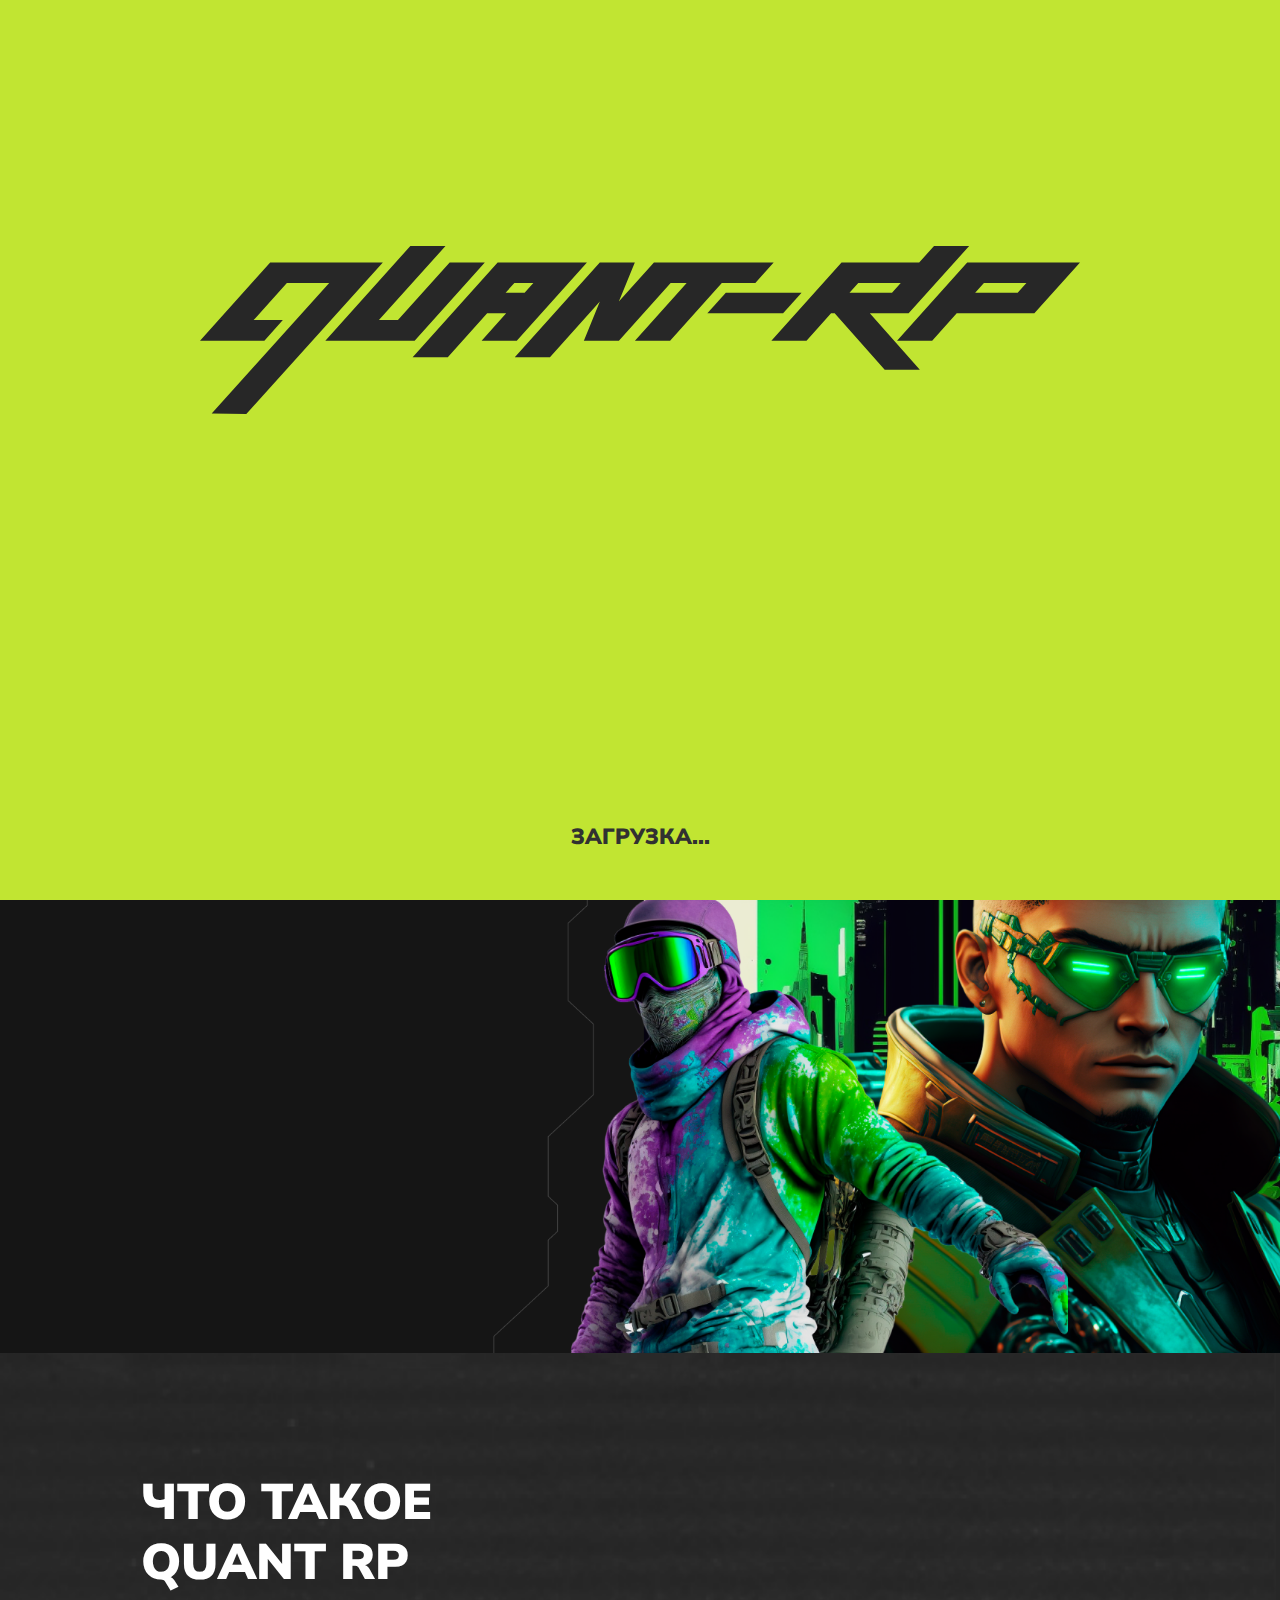
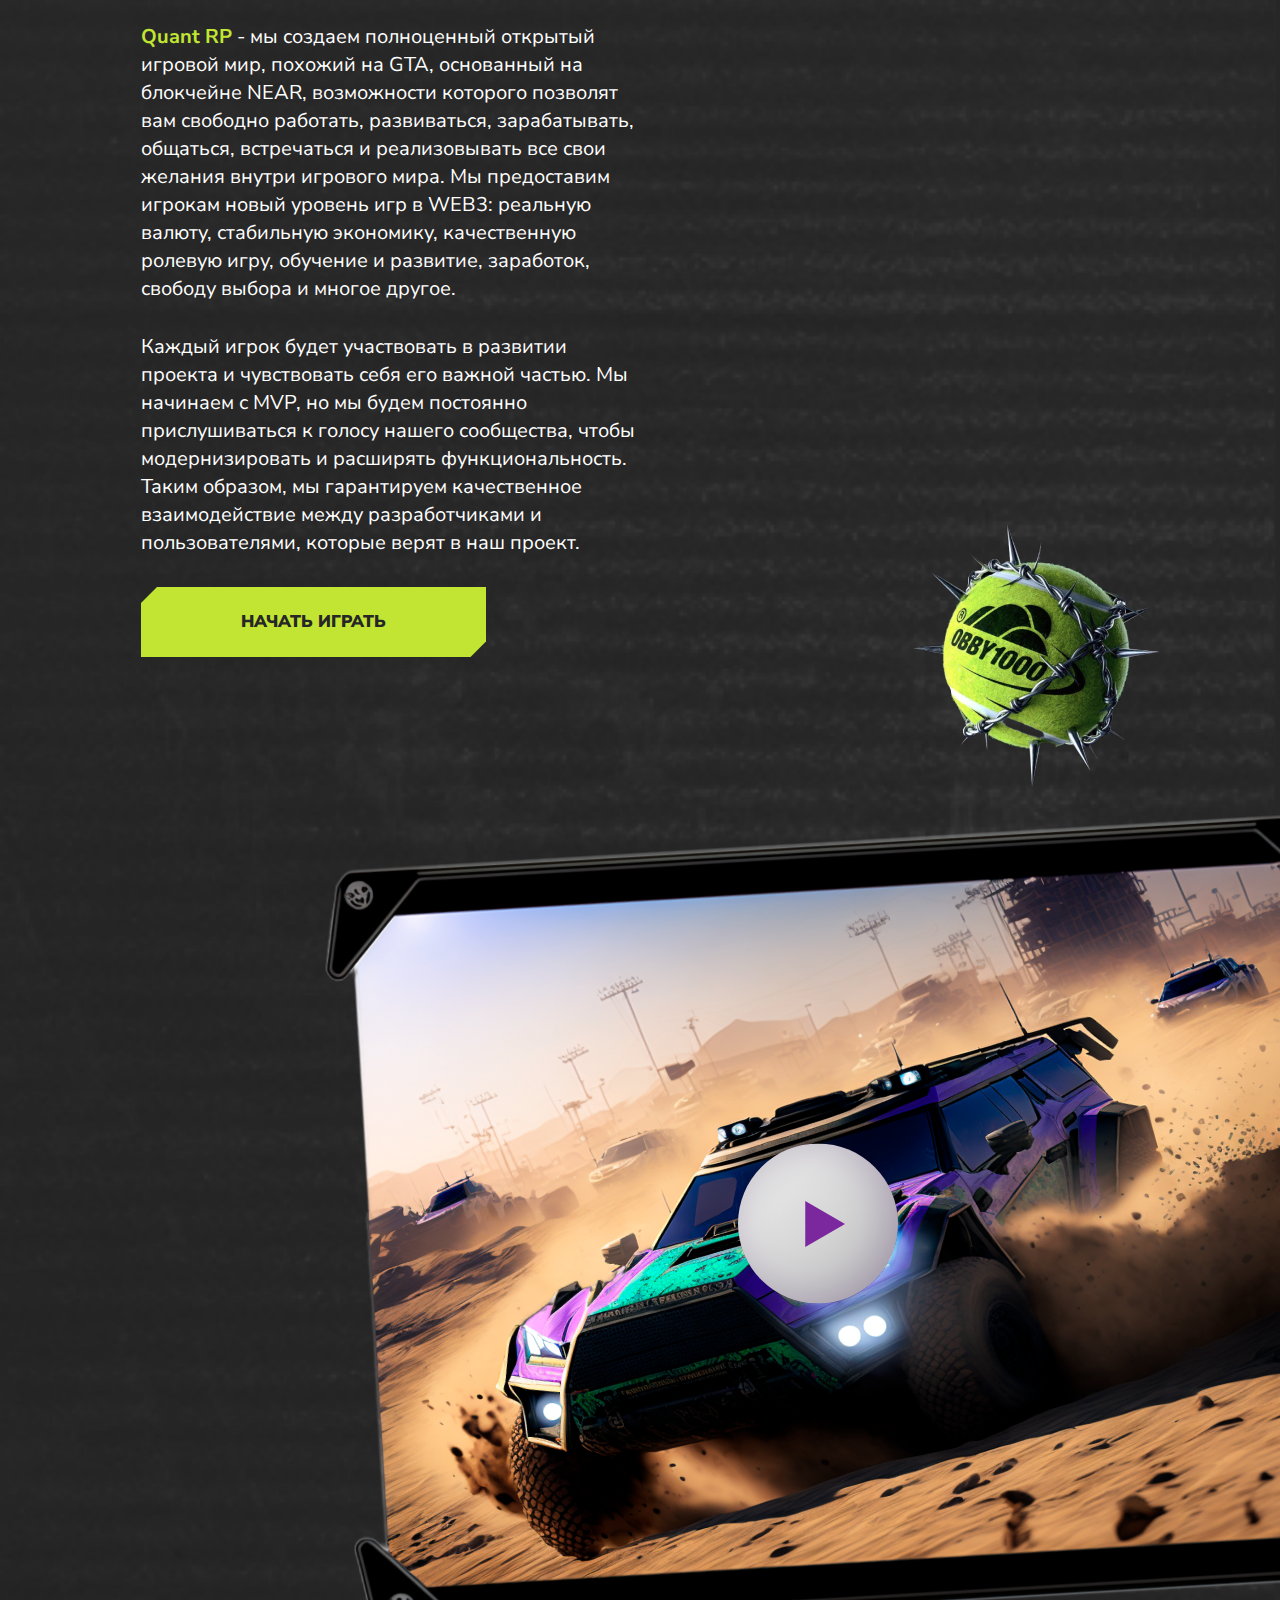
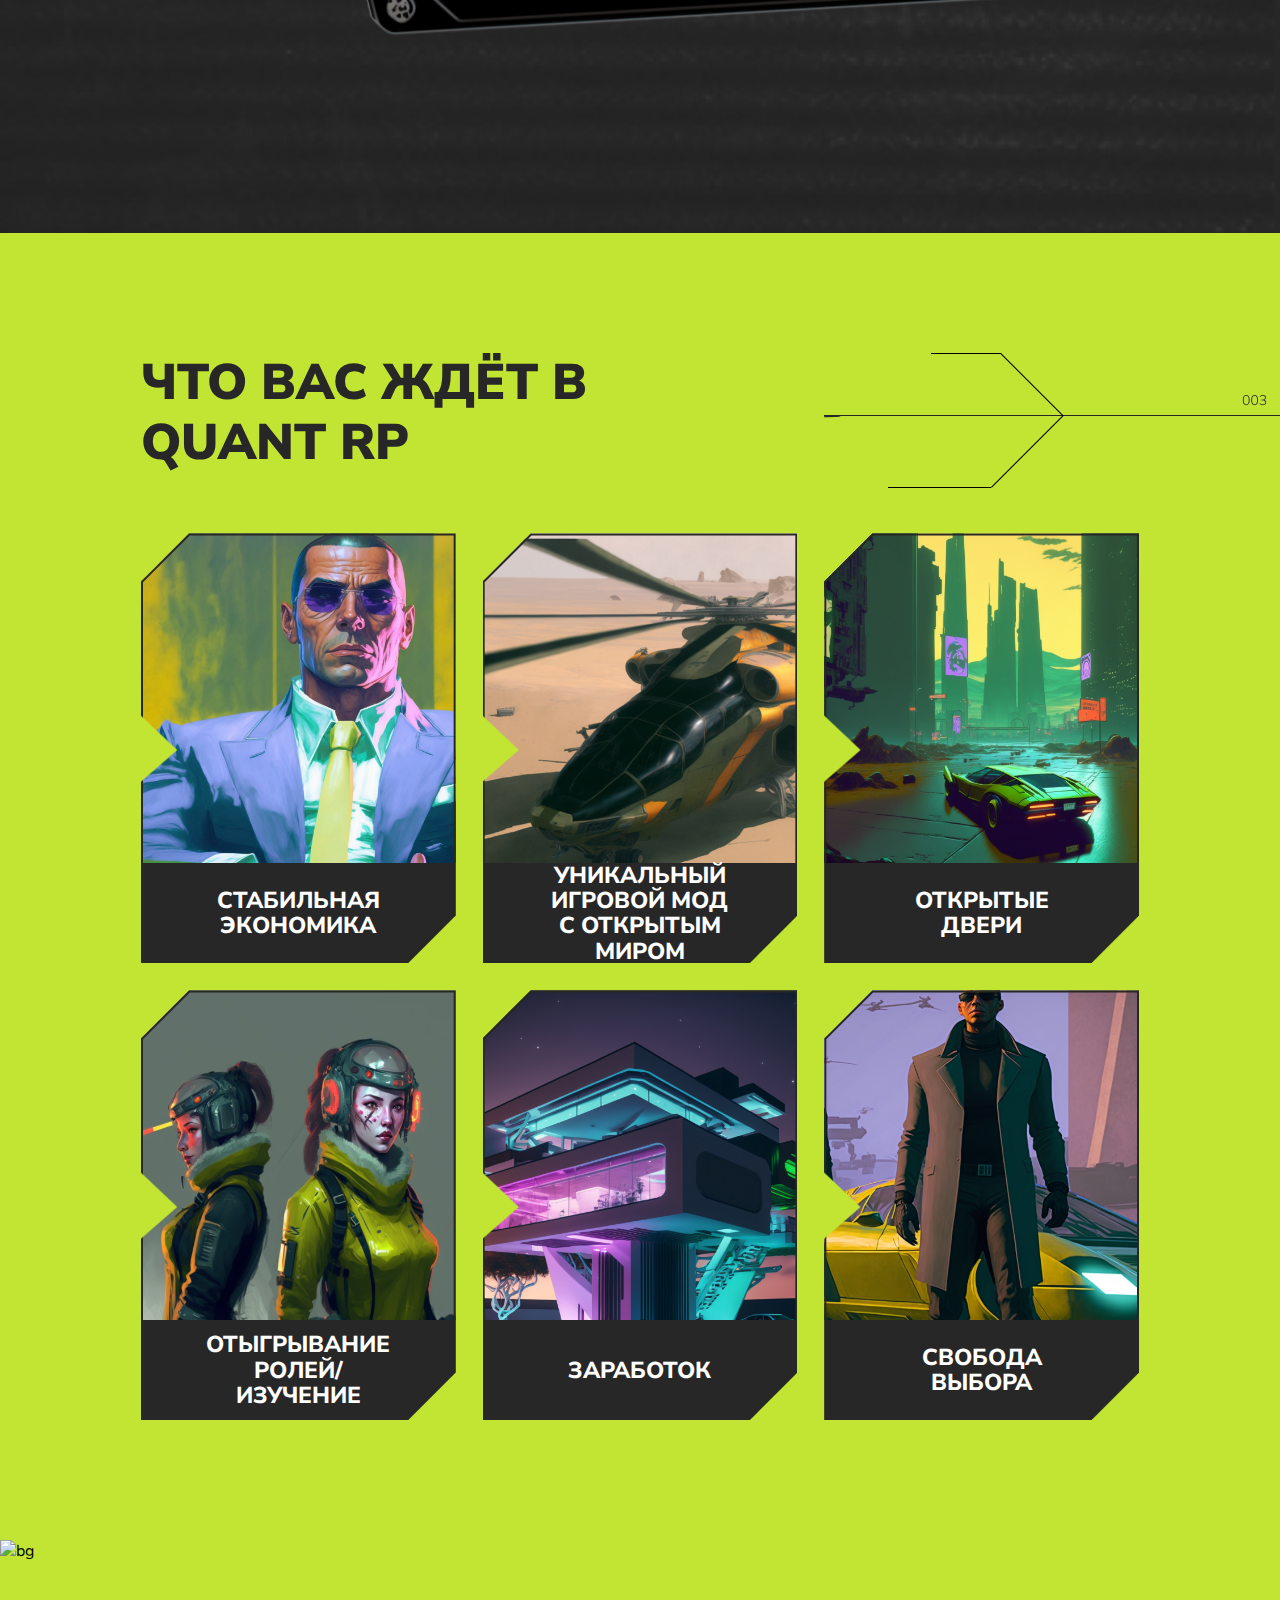
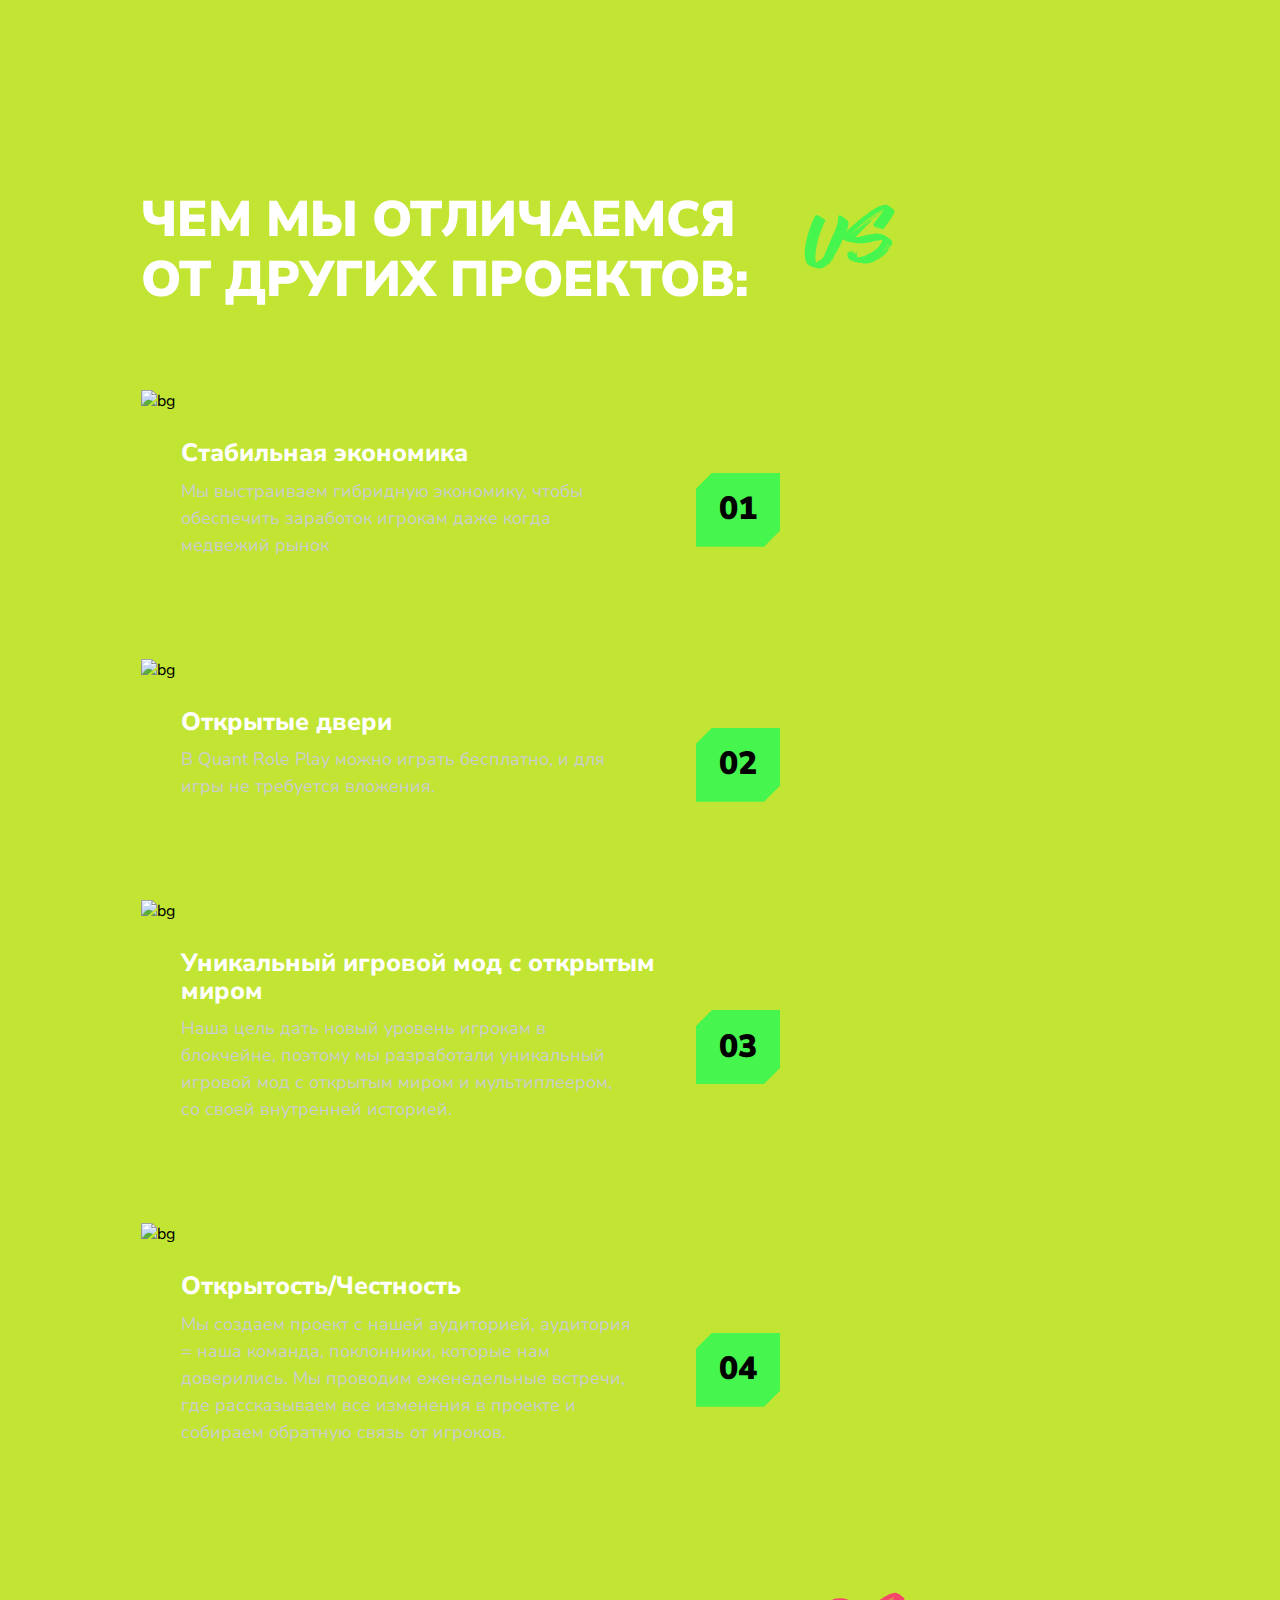
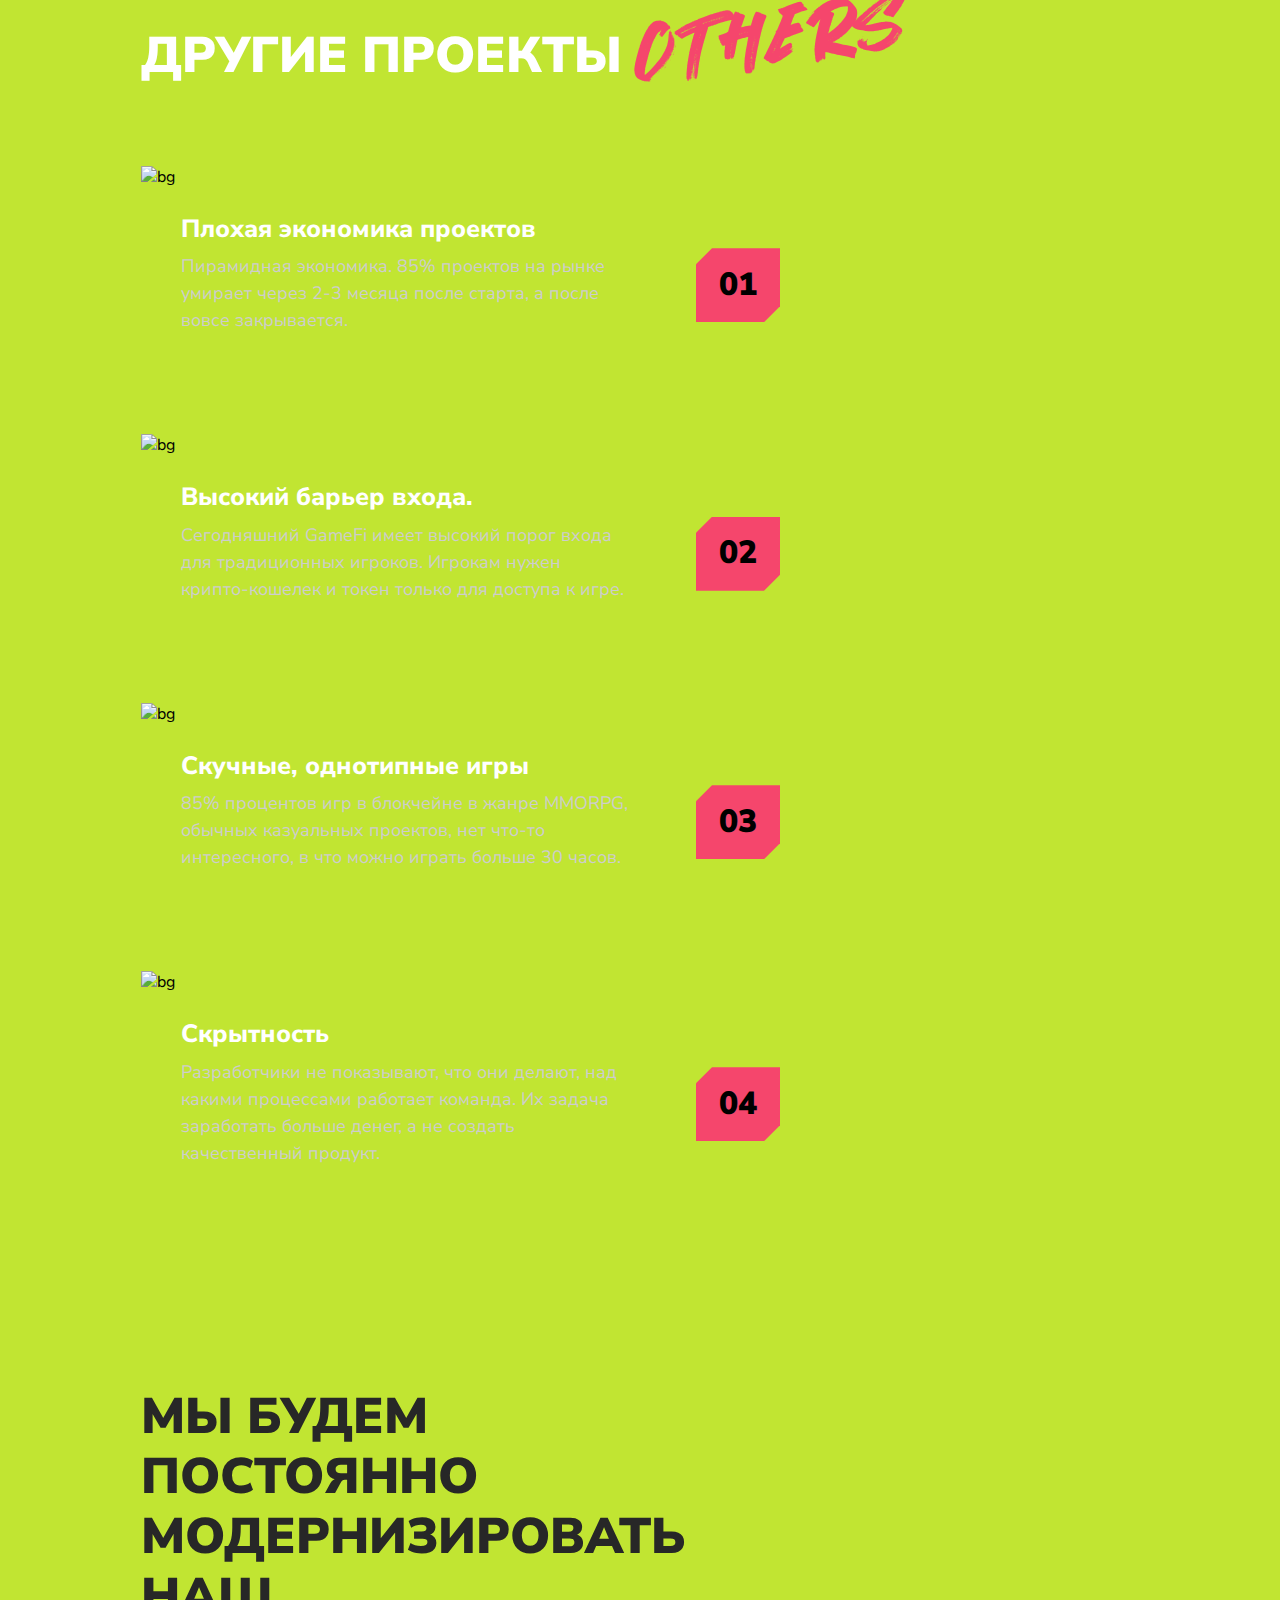
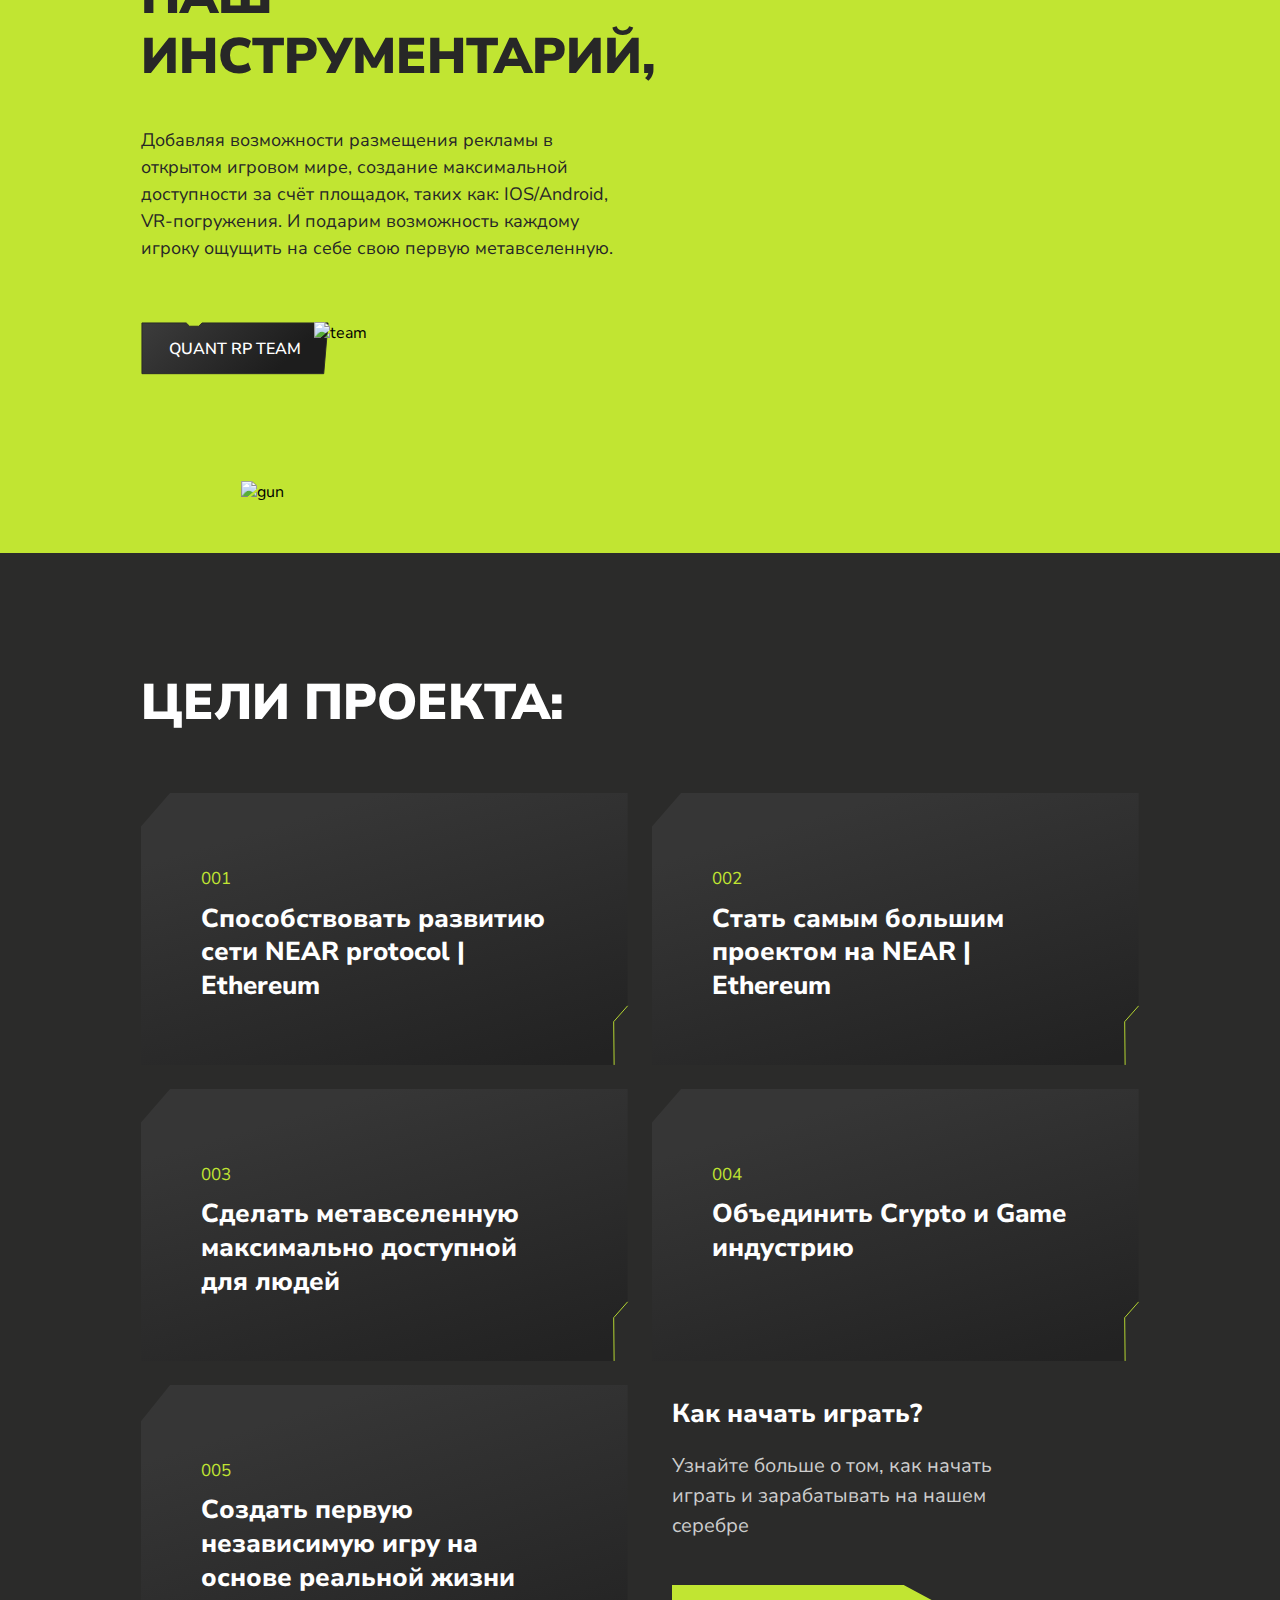
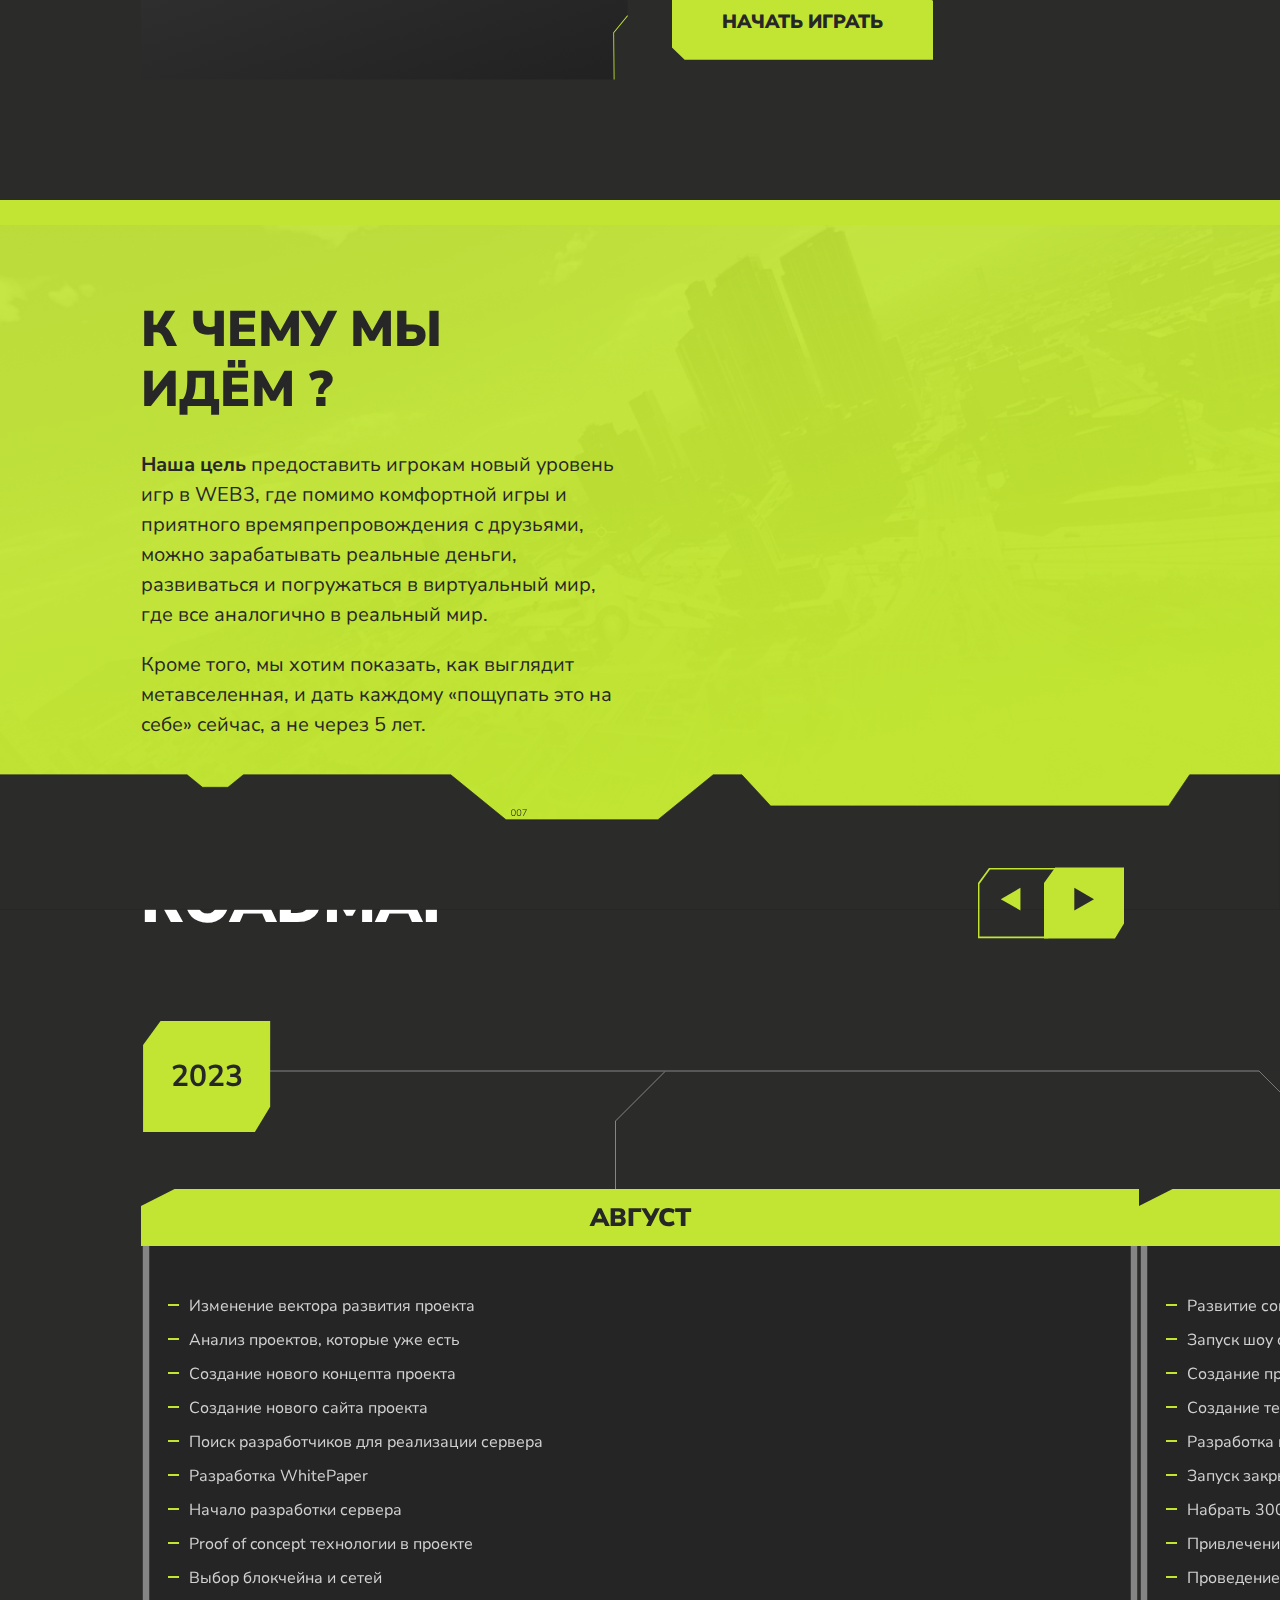
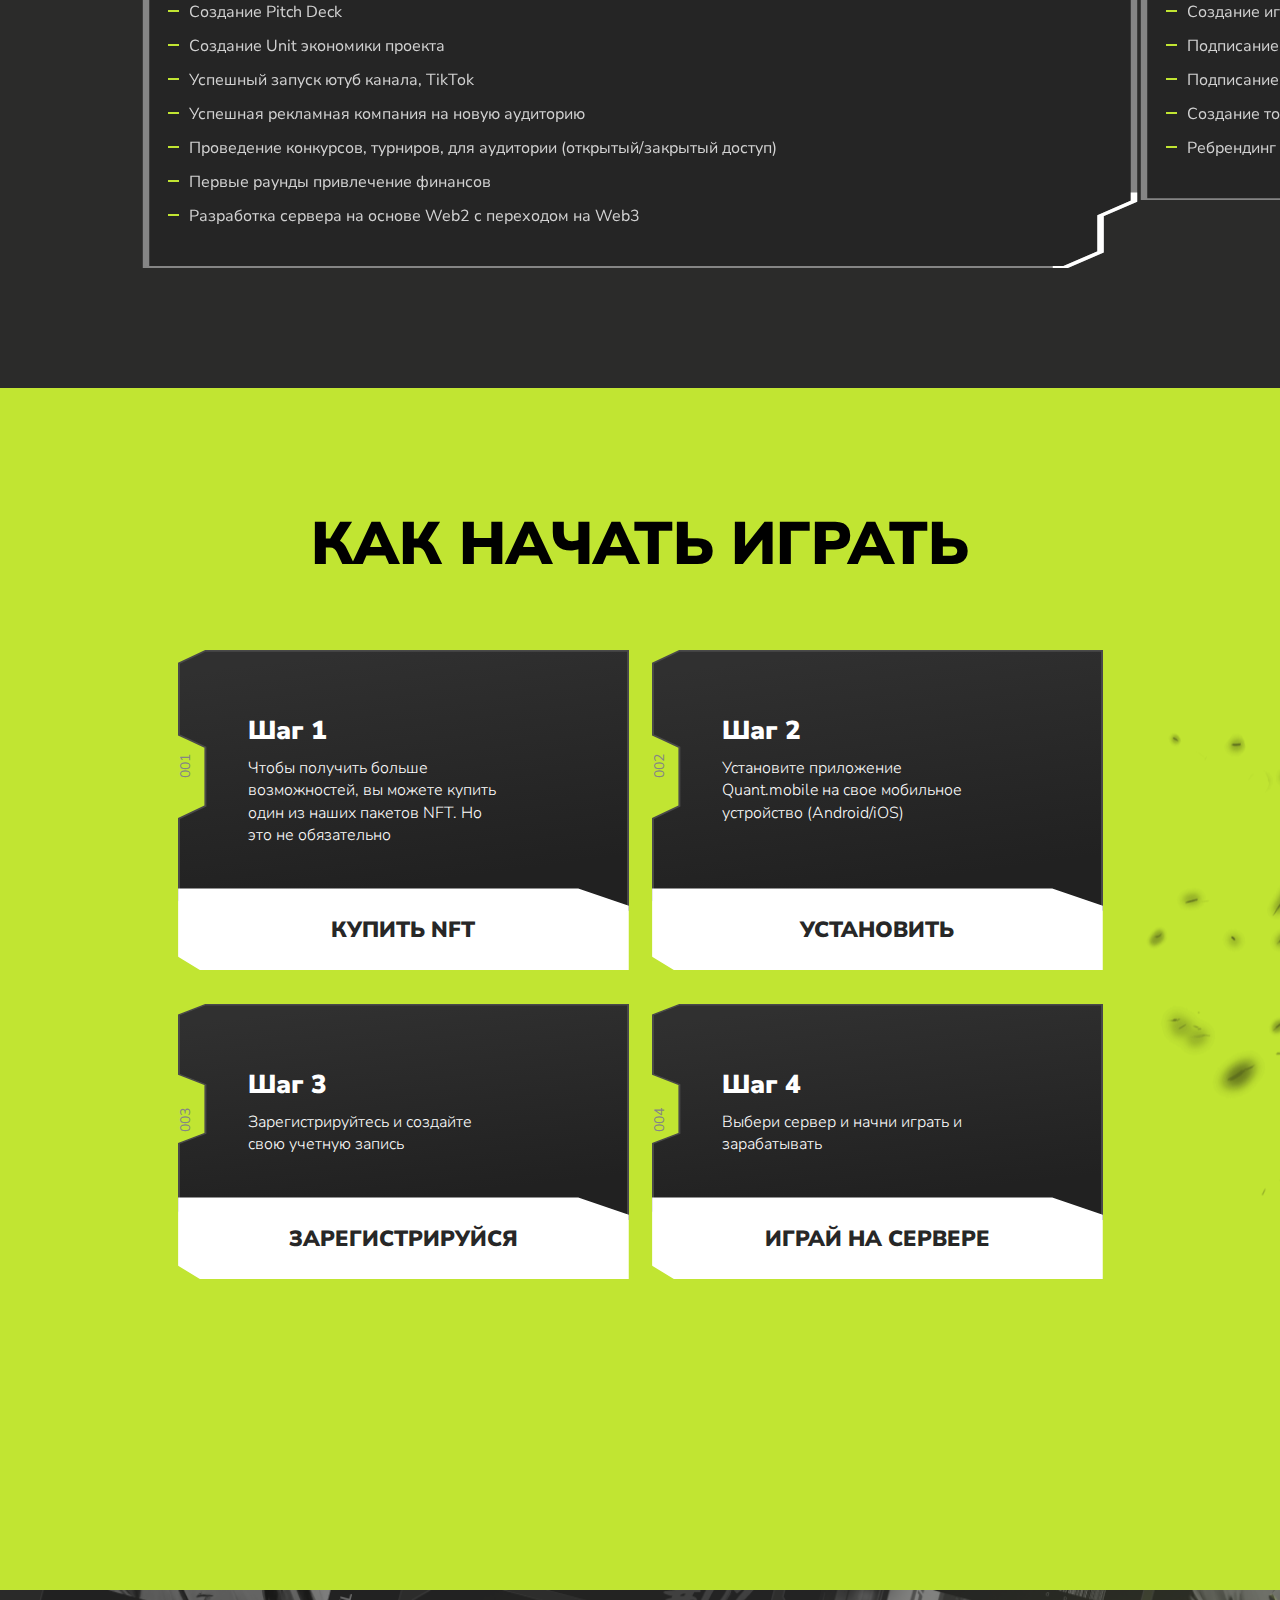
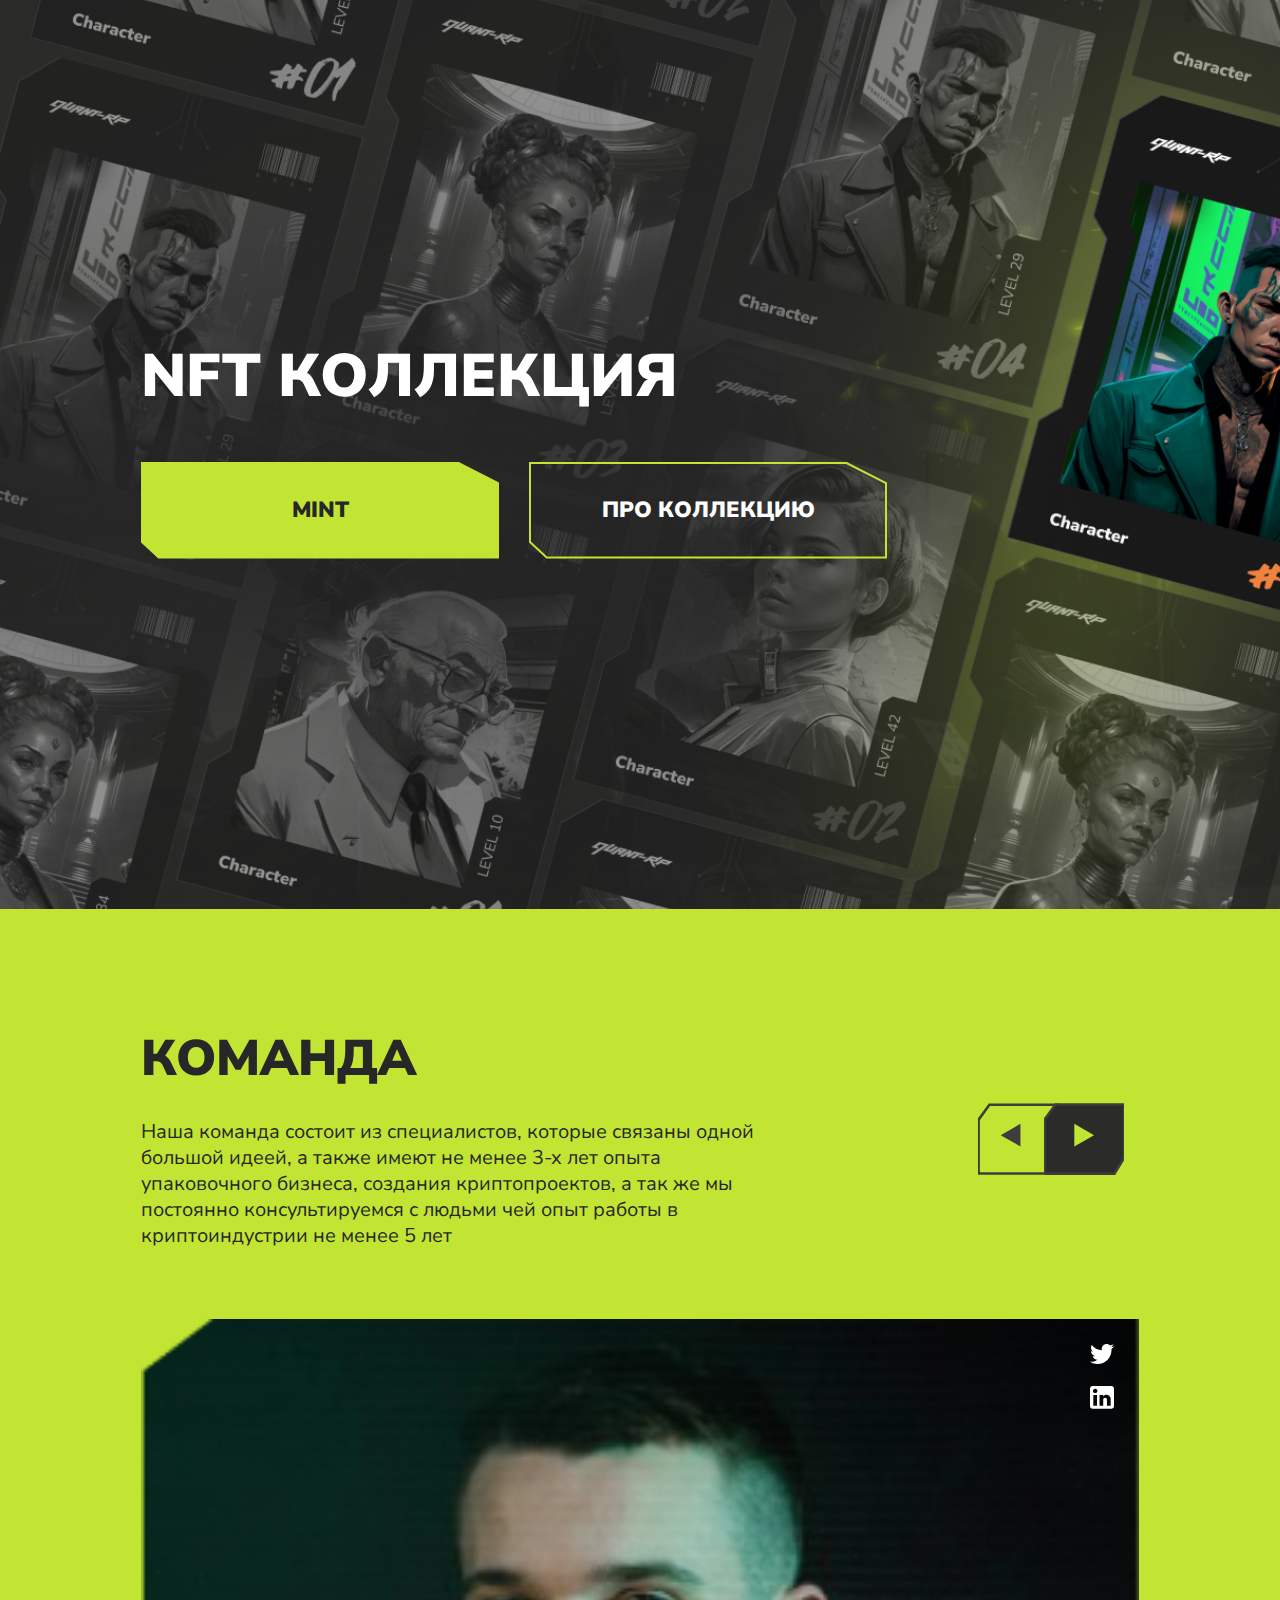
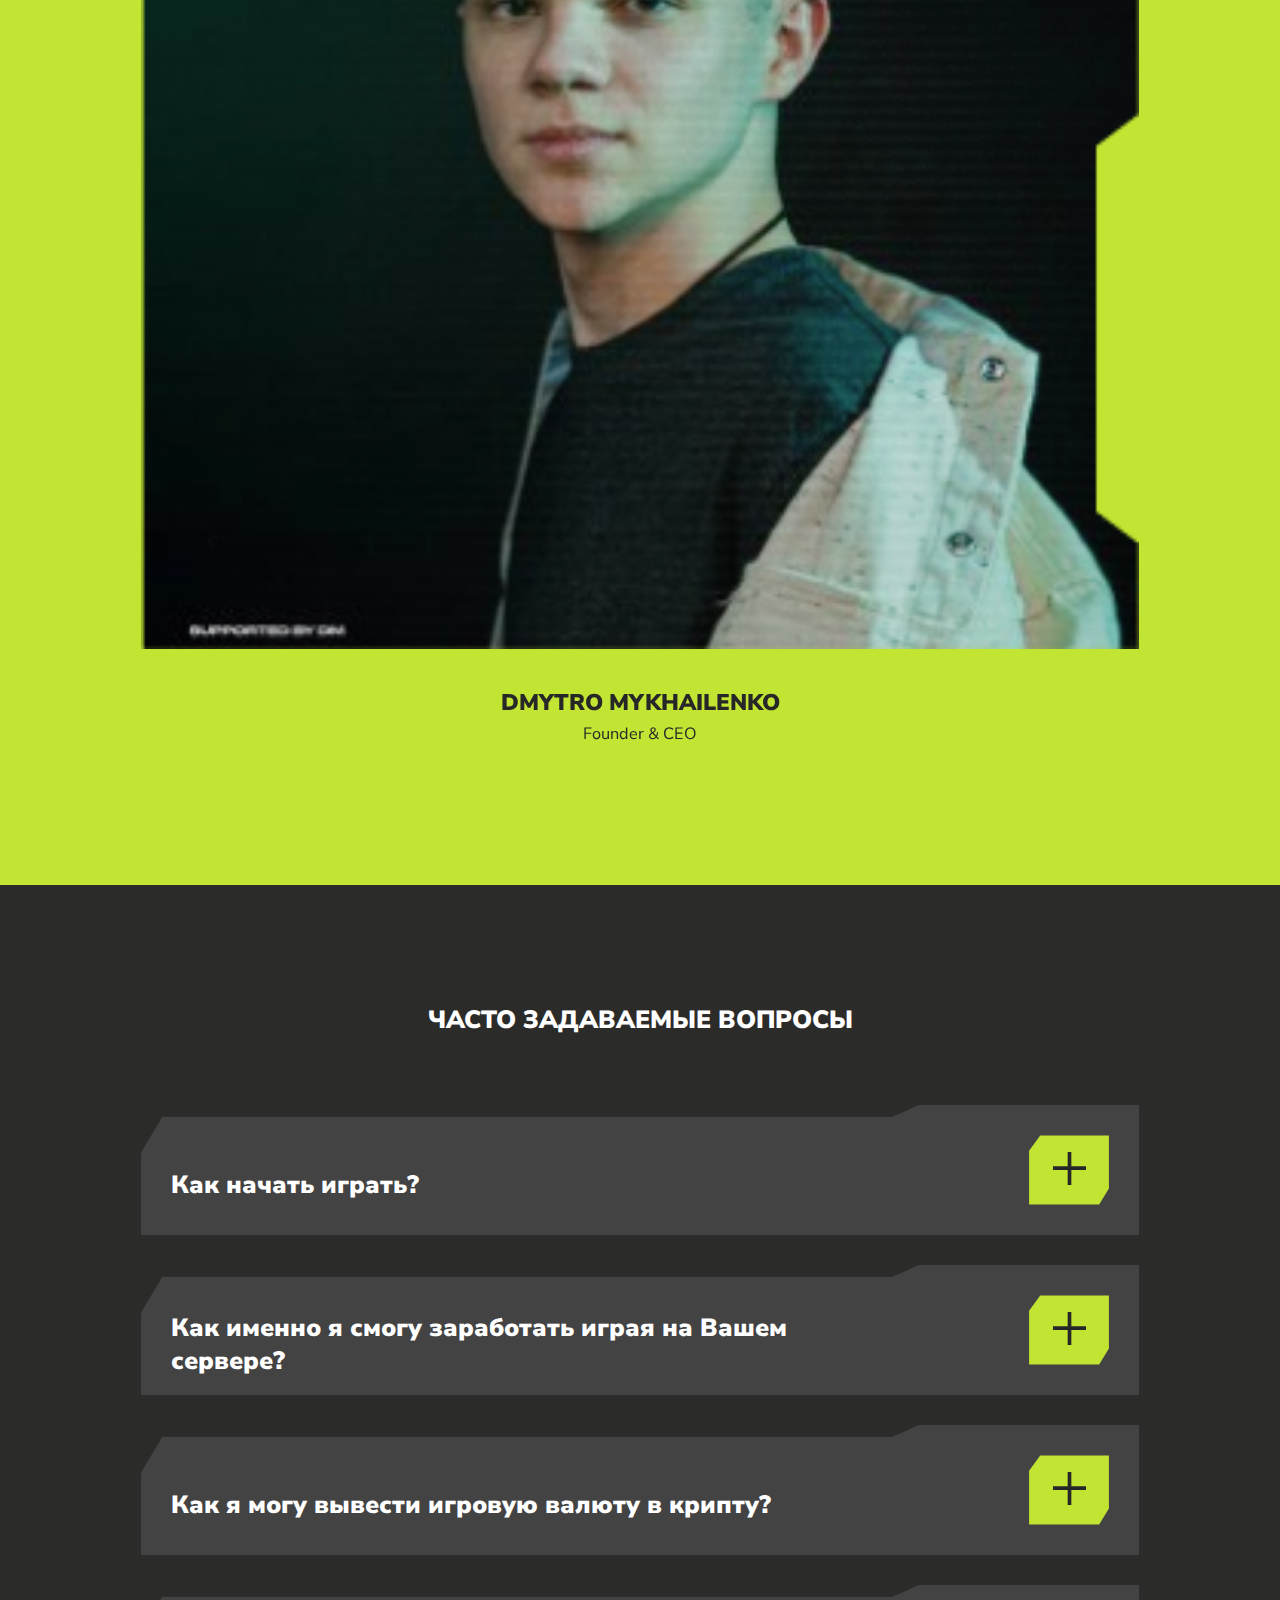
<file: ru/index.html>
<!DOCTYPE html>
<html lang="ru">
<head>
    <!-- for portfolio -->
    <meta name="robots" content="noindex">
    <!-- end -->
    <meta charset="UTF-8">
    <meta http-equiv="X-UA-Compatible" content="IE=edge">
    <meta name="viewport" content="width=device-width, initial-scale=1.0">
    <meta name="description" content="Мы предоставляем игрокам новый уровень игр в WEB3, где помимо комфортной игры и приятного времяпрепровождения с друзьями, вы сможете зарабатывать реальные деньги, развивать своего персонажа и погрузиться в виртуальный мир, где все похоже на реальный Мир.">
    <meta name="keywords" content="quant, quantrp, quant-rp, метавселенная, quant метавселенная, песочница, спираль метавселенная, гта, гта5, крипта, qrp, qc, quant монета, quant ролевая игра, roblox, игра песочница , quant игра, quant  игра, quant rp игра, quant ролевая игра">
    <link rel="shortcut icon" href="/success/images/service/icons/favicon.ico" type="image/x-icon">
    <link rel="stylesheet" href="/success/style/style.min.css?v=18s">
    <link rel="stylesheet"href="https://cdn.jsdelivr.net/npm/swiper@8/swiper-bundle.min.css"/>
    <script src="https://cdn.jsdelivr.net/npm/swiper@8/swiper-bundle.min.js"></script>
    <script src="https://code.jquery.com/jquery-3.6.1.min.js"integrity="sha256-o88AwQnZB+VDvE9tvIXrMQaPlFFSUTR+nldQm1LuPXQ="crossorigin="anonymous"></script>
    <script src="/success/scripts/libs/wow.min.js"></script>
    <script src="/success/scripts/libs/jquery.lazy.min.js"></script>
    
    <meta property="og:title" content="QUANT.RP">
    <meta property="og:site_name" content="QUANT.RP">
    <meta property="og:description" content="Мы предоставляем игрокам новый уровень игр в WEB3, где помимо комфортной игры и приятного времяпрепровождения с друзьями, вы сможете зарабатывать реальные деньги, развивать своего персонажа и погрузиться в виртуальный мир, где все похоже на реальный Мир.">
    <meta property="og:image" content="/success/images/service/meta/meta.jpg">

    <meta name="msapplication-TileColor" content="#603cba">
    <meta name="theme-color" content="#ffffff">


    <title>Quant-RP</title>

    <style>
        main.main-page>.main__section>.background-images>img{
            height: 100%;
        }
        main.main-page>.section__awaits>.container>.cards-wrapper>ul>li>.wrapper>.bottom{
            height: 100px;
        }
        main.main-page>.section__awaits>.container>.cards-wrapper>ul>li>.wrapper>.bottom>h3{
            font-size: 23px;
        }
        @media (max-width:620px){
            main.main-page>.main__section>.container>.main-content>.right{
                top: 750px;
            }
            main.main-page>.section__awaits>.container>.cards-wrapper>ul>li>.wrapper>.bottom>h3{
                font-size: 16px;
            }
            main.main-page>.section__awaits>.container>.cards-wrapper>ul>li>.wrapper.side>.content>h3, main.main-page>.section__awaits>.container>.cards-wrapper>ul>li>.wrapper>.bottom>h3{
                max-width: 240px;
            }
            main.main-page>.section__upgrade{
                padding-bottom: 80px;
            }
            main.main-page>.section__quest>.container>h2{
                font-size: 25px;
            }
        }
    </style>
</head>
<body>
    <!-- service -->
    <div class="preloader">
        <svg width="880" height="168" viewBox="0 0 880 168" fill="none" xmlns="http://www.w3.org/2000/svg">
            <path d="M214.626 94.647L284.812 16.5066H249.662L197.931 74.1024H178.931L245.495 0H210.344L125.338 94.647H160.488L160.501 94.6338H179.488V94.647H214.626Z" fill="#272727"/>
            <path d="M281.607 94.6462H316.758L386.932 16.5059H371.491H351.781H332.781H305.459H297.643L212.637 111.166H247.787L287.168 67.3148H306.168L281.607 94.6462ZM305.598 46.7834L314.351 37.0373H333.351L324.598 46.7834H305.598Z" fill="#272727"/>
            <path d="M555.337 37.0373L573.691 16.5059H540.264H505.114H489.077H467.189H453.94L418.853 55.5695L434.712 16.7558L434.94 16.5059H434.813H415.825H399.789L314.782 111.153H349.933L399.853 55.5695L383.981 94.3963L383.753 94.6462H383.88H402.88H418.903L470.647 37.0373H486.683L434.94 94.6462H470.09L521.821 37.0373H555.337Z" fill="#272727"/>
            <path d="M708.644 67.3156L769.166 0H734.016L719.183 16.5066H676.686H642.878H641.535L571.361 94.647H606.512L631.06 67.3156H634.67L684.704 123.78H719.854L669.82 67.3156H708.644V67.3156ZM658.256 37.0381H700.753L692 46.7842H649.515L658.256 37.0381Z" fill="#272727"/>
            <path d="M880 16.5059H858.53H844.849H802.352H768.545H767.202L697.028 94.6462H732.178L756.727 67.3148H834.361L880 16.5059ZM783.922 37.0373H826.407L817.654 46.7834H775.169L783.922 37.0373Z" fill="#272727"/>
            <path d="M601.559 46.7832H525.812L507.369 67.3146H583.116L601.559 46.7832Z" fill="#272727"/>
            <path d="M151.799 16.5059H147.682H105.324H76.5454H70.174L0 94.6462H35.1377L35.1503 94.633H64.3726L82.8534 74.1016L53.6312 74.0622L86.8815 37.0373H129.201L11.6788 167.525L46.3224 167.92L182.832 16.5059H151.799Z" fill="#272727"/>
        </svg>                

        <p>Загрузка...<span class="precent_l"></span></p>
    </div>
    <!-- endservice -->
    <header>
        <div class="container">
            <div class="logo">
                <svg width="239" height="44" viewBox="0 0 239 44" fill="none" xmlns="http://www.w3.org/2000/svg">
                    <path d="M58.2909 24.7556L77.3529 4.31743H67.8064L53.7567 19.382H48.5964L66.6746 0H57.1281L34.041 24.7556H43.5875L43.591 24.7521H48.7478V24.7556H58.2909Z" fill="white"/>
                    <path d="M76.4818 24.7555H86.0283L105.087 4.31738H100.893H95.5404H90.3801H82.9597H80.8371L57.75 29.0764H67.2965L77.992 17.6068H83.1523L76.4818 24.7555ZM82.9975 12.2367L85.3747 9.68752H90.535L88.1578 12.2367H82.9975Z" fill="white"/>
                    <path d="M150.825 9.68752L155.81 4.31738H146.731H137.184H132.829H126.884H123.286L113.757 14.5347L118.064 4.38275L118.126 4.31738H118.091H112.935H108.579L85.4922 29.0729H95.0387L108.596 14.5347L104.286 24.6902L104.224 24.7555H104.258H109.419H113.771L127.824 9.68752H132.179L118.126 24.7555H127.672L141.722 9.68752H150.825Z" fill="white"/>
                    <path d="M192.46 17.6069L208.898 0H199.351L195.323 4.31743H183.781H174.599H174.234L155.176 24.7556H164.722L171.389 17.6069H172.37L185.959 32.3756H195.505L181.916 17.6069H192.46ZM178.775 9.68756H190.317L187.94 12.2367H176.402L178.775 9.68756Z" fill="white"/>
                    <path d="M239 4.31738H233.169H229.454H217.912H208.73H208.365L189.307 24.7555H198.853L205.52 17.6068H226.605L239 4.31738ZM212.906 9.68752H224.445L222.068 12.2367H210.529L212.906 9.68752Z" fill="white"/>
                    <path d="M163.378 12.2368H142.806L137.797 17.6069H158.369L163.378 12.2368Z" fill="white"/>
                    <path d="M41.2272 4.31738H40.1091H28.6051H20.789H19.0586L0 24.7555H9.54307L9.54651 24.7521H17.483L22.5022 19.382L14.5657 19.3716L23.5962 9.68752H35.0899L3.17184 43.8176L12.5808 43.9208L49.6556 4.31738H41.2272Z" fill="white"/>
                </svg>                                      
            </div>
            <button class="btn-ui-svg mobile open_burger">
                <svg width="74" height="58" viewBox="0 0 74 58" fill="none" xmlns="http://www.w3.org/2000/svg">
                    <path d="M10.9108 1L1 13.1654V57H64.3418L73 44.2149V1H10.9108Z" fill="white" stroke="#272727" stroke-width="2"/>
                    <line x1="21" y1="20.4" x2="52.2" y2="20.4" stroke="#272727" stroke-width="3.2"/>
                    <line x1="21" y1="28.4" x2="52.2" y2="28.4" stroke="#272727" stroke-width="3.2"/>
                    <line x1="21" y1="36.4" x2="52.2" y2="36.4" stroke="#272727" stroke-width="3.2"/>
                </svg>                                       
            </button>
            <nav class="header-menu">
                <ul class="list">
                    <li class="header mobile_b">
                        <div class="logo">
                            <svg width="156" height="29" viewBox="0 0 156 29" fill="none" xmlns="http://www.w3.org/2000/svg">
                                <path d="M38.0471 16.1584L50.4893 2.81807H44.2581L35.0876 12.651H31.7194L43.5193 0H37.2881L22.2188 16.1584H28.4499L28.4522 16.1562H31.8182V16.1584H38.0471Z" fill="white"/>
                                <path d="M49.921 16.1587H56.1521L68.5921 2.81836H65.8548H62.3609H58.9927H54.1492H52.7637L37.6943 18.979H43.9255L50.9067 11.4926H54.2749L49.921 16.1587ZM54.1739 7.98745L55.7255 6.32355H59.0937L57.5421 7.98745H54.1739Z" fill="white"/>
                                <path d="M98.4461 6.32355L101.7 2.81836H95.774H89.5428H86.7H82.8198H80.4711L74.2511 9.48743L77.0624 2.86102L77.1028 2.81836H77.0804H73.7144H70.8716L55.8022 18.9768H62.0334L70.8829 9.48743L68.0693 16.1161L68.0289 16.1587H68.0513H71.4195H74.2601L83.4328 6.32355H86.2756L77.1028 16.1587H83.334L92.5046 6.32355H98.4461Z" fill="white"/>
                                <path d="M125.624 11.4923L136.352 0H130.121L127.492 2.81807H119.958H113.965H113.727L101.287 16.1584H107.518L111.87 11.4923H112.51L121.38 21.1322H127.611L118.741 11.4923H125.624ZM116.691 6.32326H124.225L122.673 7.98716H115.142L116.691 6.32326Z" fill="white"/>
                                <path d="M156 2.81836H152.194H149.769H142.235H136.242H136.004L123.564 16.1587H129.795L134.147 11.4926H147.909L156 2.81836ZM138.968 6.32355H146.499L144.948 7.98745H137.416L138.968 6.32355Z" fill="white"/>
                                <path d="M106.64 7.98633H93.2123L89.9429 11.4915H103.371L106.64 7.98633Z" fill="white"/>
                                <path d="M26.9098 2.81836H26.18H18.6711H13.5694H12.4399L0 16.1587H6.22895L6.23119 16.1565H11.4115L14.6877 12.6513L9.50734 12.6446L15.4017 6.32355H22.9039L2.07033 28.6009L8.2117 28.6683L32.4112 2.81836H26.9098Z" fill="white"/>
                            </svg>                                
                        </div>
                        <button class="btn-ui-none close_burger">
                            <svg width="28" height="28" viewBox="0 0 28 28" fill="none" xmlns="http://www.w3.org/2000/svg">
                                <path d="M1 1L27 27" stroke="white" stroke-width="1.5"/>
                                <path d="M27 1L0.999998 27" stroke="white" stroke-width="1.5"/>
                            </svg>                                
                        </button>
                    </li>
                    <li class="list"><a href="/ru">Главная</a></li>
                    <li class="list"><a  data-scroll="#news">Новости</a></li>
                    <li class="list"><a  class="popup-open" data-type=".page-dev">Форум</a></li>
                    <li class="list"><a href="#shop">Магаизн</a></li>
                    <li class="link"><a href="#">Телеграм канал</a></li>
                    <li class="list mobile_b"><a data-scroll="#faq">Faq</a></li>
                    <li class="select mobile_b">
                        <div class="select">
                            <div class="display">
                                <span class="title">RU</span>

                                <svg width="11" height="6" viewBox="0 0 11 6" fill="none" xmlns="http://www.w3.org/2000/svg">
                                    <path d="M5.5 6L0.736861 -8.97232e-07L10.2631 -6.44184e-08L5.5 6Z" fill="white"/>
                                </svg>                                    
                            </div>
                            <ul class="list">
                                <li><a href="/">EN</a></li>
                                <li><a class="popup-open" data-type=".page-dev">UA</a></li>
                            </ul>
                        </div>
                    </li>
                    <li class="button mobile_b"><button class="btn-ui-1 btn-outline popup-open" data-type=".page-dev">Личный кабинет</button></li>
                    <li class="pre mobile_b">sell.quant-rp.com</li>
                </ul>
            </nav>
            <div class="button-wrapper">
                <button class="btn-ui-1 white" data-link="/ru">RU</button>
                <button class="btn-ui-1 btn-outline-white  popup-open" data-type=".page-dev">Личный кабинет</button>
            </div>
        </div>
    </header>
    <main class="main-page">
        <section class="main__section">
            <div class="background-images ">
                <svg class="bg_1" width="53" height="147" viewBox="0 0 53 147" fill="none" xmlns="http://www.w3.org/2000/svg">
                    <path d="M3 1L30 28H52.5V70.5L19.5 103.5V146H-3" stroke="#494949"/>
                </svg>                    
                
                <img class="bg_2" src="/success/images/service/bg/bg1.png" alt="bg"/>

                <!-- <ul class="social mobile">
                    <li><a target="_blank" href="https://twitter.com/quantrp">
                        <svg width="17" height="14" viewBox="0 0 17 14" fill="none" xmlns="http://www.w3.org/2000/svg">
                            <path d="M17 1.64706C16.3743 1.93529 15.6998 2.12471 15.001 2.21529C15.7161 1.77882 16.2686 1.08706 16.5287 0.255294C15.8542 0.667059 15.1066 0.955294 14.3184 1.12C13.6764 0.411765 12.7744 0 11.7505 0C9.84082 0 8.28059 1.58118 8.28059 3.53294C8.28059 3.81294 8.3131 4.08471 8.36998 4.34C5.47706 4.19177 2.90105 2.78353 1.18642 0.650588C0.885755 1.16941 0.715105 1.77882 0.715105 2.42118C0.715105 3.64824 1.32457 4.73529 2.26721 5.35294C1.69025 5.35294 1.15392 5.18824 0.682601 4.94118V4.96588C0.682601 6.67882 1.88528 8.11176 3.47801 8.43294C2.96665 8.57476 2.42981 8.59449 1.90966 8.49059C2.13037 9.19263 2.56263 9.80692 3.14566 10.2471C3.7287 10.6873 4.4332 10.9313 5.16013 10.9447C3.9279 11.9333 2.40048 12.4677 0.828872 12.46C0.552581 12.46 0.276291 12.4435 0 12.4106C1.54398 13.4153 3.3805 14 5.34704 14C11.7505 14 15.2691 8.61412 15.2691 3.94471C15.2691 3.78824 15.2691 3.64 15.261 3.48353C15.9436 2.98941 16.5287 2.36353 17 1.64706Z" fill="#C1E532"/>
                        </svg>                                        
                    </a></li>
                    <li><a target="_blank" href="https://t.me/quantroleplay">
                        <svg width="16" height="14" viewBox="0 0 16 14" fill="none" xmlns="http://www.w3.org/2000/svg">
                            <path d="M15.9544 1.27421L13.5399 13.1549C13.3576 13.9933 12.8826 14.202 12.2077 13.8072L8.52847 10.9785L6.75342 12.7602C6.55683 12.9653 6.39281 13.1364 6.01392 13.1364L6.27852 9.22728L13.097 2.79888C13.3936 2.5234 13.0324 2.37016 12.6363 2.64623L4.20687 8.18441L0.577911 6.99902C-0.211315 6.74202 -0.225603 6.17557 0.7425 5.78024L14.9366 0.0745113C15.5938 -0.182482 16.1687 0.227157 15.9544 1.27481V1.27421Z" fill="#C1E532"/>
                        </svg>                                                                                
                    </a></li>
                    <li><a target="_blank" href="https://discord.com/invite/rMYy9Y8YpE">
                        <svg width="19" height="14" viewBox="0 0 19 14" fill="none" xmlns="http://www.w3.org/2000/svg">
                            <path d="M16.0842 1.16111C14.873 0.624476 13.5747 0.227835 12.217 0.00229442C12.2049 1.40627e-05 12.1924 0.00148361 12.1812 0.00649985C12.17 0.0115161 12.1607 0.0198309 12.1545 0.0302926C11.9882 0.317274 11.803 0.69136 11.6732 0.986896C10.2332 0.775539 8.76934 0.775539 7.32942 0.986896C7.18481 0.659365 7.02174 0.340002 6.84097 0.0302926C6.83485 0.0197021 6.82558 0.0111992 6.8144 0.00591873C6.80323 0.000638253 6.79068 -0.00116878 6.77843 0.000738897C5.42156 0.22628 4.12326 0.62292 2.91125 1.16033C2.90083 1.16463 2.89199 1.17195 2.88592 1.18133C0.422327 4.73943 -0.252946 8.20964 0.0787532 11.6363C0.0796762 11.6447 0.0823279 11.6528 0.0865469 11.6602C0.0907659 11.6675 0.0964639 11.674 0.103294 11.6791C1.54123 12.7076 3.14506 13.491 4.84762 13.9967C4.85948 14.0003 4.87218 14.0003 4.88404 13.9967C4.8959 13.9931 4.90638 13.986 4.91411 13.9765C5.28048 13.4951 5.60514 12.9844 5.88467 12.4498C5.88855 12.4425 5.89078 12.4345 5.89122 12.4262C5.89167 12.418 5.8903 12.4098 5.88722 12.4021C5.88415 12.3944 5.87943 12.3875 5.87339 12.3818C5.86735 12.376 5.86012 12.3717 5.85221 12.3689C5.34081 12.1797 4.84531 11.9514 4.37025 11.6861C4.36172 11.6813 4.35453 11.6745 4.34932 11.6663C4.34412 11.6581 4.34106 11.6488 4.34044 11.6392C4.33981 11.6295 4.34162 11.6199 4.34572 11.6111C4.34982 11.6023 4.35608 11.5947 4.36392 11.5889C4.46367 11.5165 4.56342 11.4411 4.65841 11.3657C4.66696 11.3589 4.67726 11.3546 4.68817 11.3532C4.69907 11.3518 4.71014 11.3534 4.72016 11.3579C7.82895 12.7298 11.1958 12.7298 14.2682 11.3579C14.2782 11.3532 14.2894 11.3513 14.3005 11.3526C14.3115 11.3538 14.322 11.3581 14.3307 11.3649C14.4257 11.4411 14.5247 11.5165 14.6252 11.5889C14.6331 11.5946 14.6395 11.6021 14.6437 11.6108C14.6479 11.6195 14.6499 11.6291 14.6494 11.6387C14.649 11.6484 14.6461 11.6577 14.641 11.666C14.636 11.6743 14.6289 11.6812 14.6205 11.6861C14.1471 11.9536 13.6547 12.1799 13.1377 12.3681C13.1298 12.371 13.1225 12.3754 13.1165 12.3812C13.1104 12.387 13.1057 12.394 13.1027 12.4018C13.0996 12.4095 13.0982 12.4178 13.0987 12.4261C13.0991 12.4343 13.1014 12.4424 13.1053 12.4498C13.3902 12.9841 13.7164 13.4927 14.075 13.9757C14.0825 13.9856 14.0929 13.993 14.1048 13.9969C14.1167 14.0008 14.1295 14.001 14.1415 13.9975C15.847 13.4932 17.4534 12.7094 18.893 11.6791C18.9 11.6743 18.9059 11.668 18.9102 11.6608C18.9146 11.6535 18.9174 11.6455 18.9183 11.6371C19.3141 7.67535 18.2549 4.23313 16.1087 1.18288C16.1035 1.17297 16.0948 1.16524 16.0842 1.16111ZM6.34936 9.54967C5.41364 9.54967 4.64179 8.71828 4.64179 7.69868C4.64179 6.6783 5.3986 5.84769 6.34936 5.84769C7.30725 5.84769 8.07198 6.6853 8.05694 7.69868C8.05694 8.71906 7.30013 9.54967 6.34936 9.54967ZM12.6627 9.54967C11.7262 9.54967 10.9551 8.71828 10.9551 7.69868C10.9551 6.6783 11.7112 5.84769 12.6627 5.84769C13.6206 5.84769 14.3853 6.6853 14.3703 7.69868C14.3703 8.71906 13.6214 9.54967 12.6627 9.54967Z" fill="#C1E532"/>
                        </svg>                                                                                                                      
                    </a></li>
                    <li><a target="_blank" href="https://www.youtube.com/channel/UC0phuSWD6ikw34RIxiB4-6g">
                        <svg width="22" height="15" viewBox="0 0 22 15" fill="none" xmlns="http://www.w3.org/2000/svg">
                            <path d="M20.5913 2.20099C20.4723 1.77623 20.2403 1.39168 19.9202 1.08821C19.591 0.775408 19.1875 0.551654 18.7478 0.438066C17.1023 0.0043449 10.5097 0.004345 10.5097 0.004345C7.76137 -0.0269244 5.01368 0.110606 2.28218 0.416161C1.84249 0.53814 1.43976 0.766894 1.10982 1.08208C0.78562 1.39401 0.550797 1.77866 0.428129 2.20011C0.133455 3.78757 -0.00971781 5.39944 0.000540779 7.01398C-0.00997368 8.62707 0.132848 10.2384 0.428129 11.8278C0.548169 12.2476 0.782115 12.6305 1.10719 12.9398C1.43226 13.2491 1.83707 13.4725 2.28218 13.5908C3.94959 14.0236 10.5097 14.0236 10.5097 14.0236C13.2616 14.0549 16.0128 13.9174 18.7478 13.6118C19.1875 13.4982 19.591 13.2745 19.9202 12.9617C20.2402 12.6582 20.4719 12.2736 20.5905 11.8489C20.8928 10.262 21.0399 8.6495 21.0294 7.03413C21.0522 5.41193 20.9054 3.7918 20.5913 2.20011V2.20099ZM8.41386 10.0141V4.01473L13.8989 7.01486L8.41386 10.0141Z" fill="#C1E532"/>
                        </svg>                                                                                                                                                           
                    </a></li>
                    <li><a target="_blank" href="https://www.tiktok.com/@plizgta?lang=ru-RU">
                        <svg width="13" height="15" viewBox="0 0 13 15" fill="none" xmlns="http://www.w3.org/2000/svg">
                            <path d="M11.3815 3.02217C11.2802 2.9733 11.1817 2.91973 11.0862 2.86165C10.8086 2.69039 10.5542 2.4886 10.3282 2.26064C9.76229 1.65652 9.55098 1.04369 9.47365 0.615021H9.47632C9.41166 0.258521 9.43832 0.0283203 9.44299 0.0283203H6.86655V9.32532C6.86655 9.44975 6.86655 9.57356 6.86122 9.6955C6.86122 9.71043 6.85922 9.72412 6.85855 9.74092C6.85855 9.74714 6.85855 9.75461 6.85655 9.76145V9.76705C6.8295 10.1005 6.71504 10.4227 6.52324 10.7052C6.33144 10.9877 6.06819 11.2219 5.75665 11.3872C5.43163 11.5597 5.06402 11.6502 4.69008 11.6497C3.49019 11.6497 2.51695 10.7364 2.51695 9.6084C2.51695 8.4798 3.49019 7.56646 4.69008 7.56646C4.9174 7.56646 5.14337 7.60005 5.35936 7.666L5.36269 5.21717C4.70676 5.13818 4.0404 5.18697 3.40569 5.36045C2.77098 5.53393 2.18169 5.82833 1.67502 6.22507C1.23096 6.58502 0.857619 7.01453 0.571788 7.49429C0.463131 7.66912 0.0525015 8.37278 0.00317261 9.51383C-0.0281579 10.1609 0.18049 10.8328 0.279814 11.1097V11.1159C0.341809 11.2789 0.584453 11.8364 0.979084 12.3061C1.29732 12.6831 1.67332 13.0144 2.09498 13.2891V13.2829L2.10098 13.2891C3.34754 14.0793 4.73075 14.0276 4.73075 14.0276C4.97006 14.0183 5.77199 14.0276 6.68257 13.6251C7.69248 13.1784 8.26709 12.5133 8.26709 12.5133C8.63447 12.1158 8.92662 11.6628 9.13101 11.1738C9.36433 10.6014 9.44165 9.91575 9.44165 9.642V4.70886C9.47298 4.72628 9.88961 4.98323 9.88961 4.98323C9.88961 4.98323 10.4896 5.34222 11.4248 5.57553C12.0954 5.74165 13 5.77711 13 5.77711V3.38987C12.6834 3.42222 12.0401 3.3289 11.3808 3.0228L11.3815 3.02217Z" fill="#C1E532"/>
                        </svg>                                                                                                                                                                                                
                    </a></li>
                </ul> -->

            </div>
            <div class="container">
                <div class="main-content">
                    <div class="left">
                        <div class="frist">
                            <span class="pre">Играй, развивайся, зарабатывай и создавай собственное будущее</span>
                            <h1>Добро пожаловать в первую метавселенную - Quant Role Play</h1>
                        </div>
                        <div class="second">
                            <p>Мы предоставляем игрокам новый уровень игр в WEB3, где кроме комфортной игры и приятного времяпровождения 
                                с друзьями ты сможешь зарабатывать реальные деньги, развивать своего персонажа и погрузиться в виртуальный мир, где все схожее с реальным миром.</p>
                            <div class="button-wrapper">
                                <button data-scroll="#how-play" class="btn-ui-svg sF">
                                    <svg data-gradient="url(#paint0_linear_106_1202)" class="bg" preserveAspectRatio="none" width="338" height="97" viewBox="0 0 338 97" fill="none" xmlns="http://www.w3.org/2000/svg">
                                        <path d="M1 80.5249L16.7705 96H337V21.2036L299.764 1H1V80.5249Z" fill="white" stroke="white"/>
                                            
                                
                                            <defs>
                                            <linearGradient id="paint0_linear_106_1202" x1="275" y1="8.99993" x2="66.5" y2="139.5" gradientUnits="userSpaceOnUse">
                                            <stop stop-color="white"/>
                                            <stop offset="1" stop-color="white" stop-opacity="0.33"/>
                                            </linearGradient>
                                            </defs>
                                            
                                            
                                                                                    
                                            <!-- <defs>
                                            <linearGradient id="paint0_linear_106_1202" x1="266.5" y1="52.5" x2="48" y2="196.5" gradientUnits="userSpaceOnUse">
                                            <stop stop-color="white"/>
                                            <stop offset="1" stop-color="white" stop-opacity="0"/>
                                            </linearGradient>
                                            </defs> -->
                                                                                
                                                                        
                                    </svg> 
                                                                        
                                    <span class="title">начать играть</span>
                                </button>
                                <button class="btn-ui-svg empty" data-scroll="#s_w">
                                    <svg class="bg" preserveAspectRatio="none" width="338" height="97" viewBox="0 0 338 97" fill="none" xmlns="http://www.w3.org/2000/svg">
                                        <path d="M1 80.5249L16.7705 96H337V21.2036L299.764 1H1V80.5249Z" stroke="white"/>
                                    </svg>                                                                      
                                    <span class="title">Узнать больше</span>
                                </button>
                            </div>
                        </div>
                    </div>
                    <div class="right">
                        <div class="video_wrapper">
                            <div class="component_dsk">
                                <img src="/success/images/service/bg/component_ui_1.png" alt="bg"/>
                                <div class="video_dsk popup-open" data-type=".yt">
                                    <span class="title_mob">intro video</span>
                                    <button class="btn-none play">
                                        <svg width="61" height="61" viewBox="0 0 61 61" fill="none" xmlns="http://www.w3.org/2000/svg">
                                            <circle cx="30.5" cy="30.5" r="30.5" fill="url(#paint0_linear_150_1164)"/>
                                            <path d="M40.7937 30.6905L25.639 39.4401L25.639 21.941L40.7937 30.6905Z" fill="#383838"/>
                                            <defs>
                                            <linearGradient id="paint0_linear_150_1164" x1="30.5" y1="-9.68576e-07" x2="63" y2="66" gradientUnits="userSpaceOnUse">
                                            <stop stop-color="#CECECE"/>
                                            <stop offset="1" stop-color="white"/>
                                            </linearGradient>
                                            </defs>
                                        </svg>                                            
                                    </button>
                                    <img src="/success/images/resourse/video/video_dsk.png" alt="dsk"/>
                                </div>
                            </div>
                        </div>
                        <div class="controlls">
                            <a data-scroll="#s_w">scroll for more 
                                <svg width="13" height="19" viewBox="0 0 13 19" fill="none" xmlns="http://www.w3.org/2000/svg">
                                    <line x1="6.65475" y1="18.3452" x2="0.654752" y2="12.3452" stroke="#272727" stroke-width="0.97651"/>
                                    <line y1="-0.488255" x2="8.48528" y2="-0.488255" transform="matrix(0.707107 -0.707107 -0.707107 -0.707107 6.00012 18)" stroke="#272727" stroke-width="0.97651"/>
                                    <line x1="6.48832" y1="-2.13423e-08" x2="6.48832" y2="18" stroke="#272727" stroke-width="0.97651"/>
                                    </svg>                                    
                            </a>

                            <ul class="social">
                                <li><a target="_blank" href="#">
                                    <svg width="17" height="14" viewBox="0 0 17 14" fill="none" xmlns="http://www.w3.org/2000/svg">
                                        <path d="M17 1.64706C16.3743 1.93529 15.6998 2.12471 15.001 2.21529C15.7161 1.77882 16.2686 1.08706 16.5287 0.255294C15.8542 0.667059 15.1066 0.955294 14.3184 1.12C13.6764 0.411765 12.7744 0 11.7505 0C9.84082 0 8.28059 1.58118 8.28059 3.53294C8.28059 3.81294 8.3131 4.08471 8.36998 4.34C5.47706 4.19177 2.90105 2.78353 1.18642 0.650588C0.885755 1.16941 0.715105 1.77882 0.715105 2.42118C0.715105 3.64824 1.32457 4.73529 2.26721 5.35294C1.69025 5.35294 1.15392 5.18824 0.682601 4.94118V4.96588C0.682601 6.67882 1.88528 8.11176 3.47801 8.43294C2.96665 8.57476 2.42981 8.59449 1.90966 8.49059C2.13037 9.19263 2.56263 9.80692 3.14566 10.2471C3.7287 10.6873 4.4332 10.9313 5.16013 10.9447C3.9279 11.9333 2.40048 12.4677 0.828872 12.46C0.552581 12.46 0.276291 12.4435 0 12.4106C1.54398 13.4153 3.3805 14 5.34704 14C11.7505 14 15.2691 8.61412 15.2691 3.94471C15.2691 3.78824 15.2691 3.64 15.261 3.48353C15.9436 2.98941 16.5287 2.36353 17 1.64706Z" fill="#C1E532"/>
                                    </svg>                                        
                                </a></li>
                                <li><a target="_blank" href="https://t.me/quantroleplay">
                                    <svg width="16" height="14" viewBox="0 0 16 14" fill="none" xmlns="http://www.w3.org/2000/svg">
                                        <path d="M15.9544 1.27421L13.5399 13.1549C13.3576 13.9933 12.8826 14.202 12.2077 13.8072L8.52847 10.9785L6.75342 12.7602C6.55683 12.9653 6.39281 13.1364 6.01392 13.1364L6.27852 9.22728L13.097 2.79888C13.3936 2.5234 13.0324 2.37016 12.6363 2.64623L4.20687 8.18441L0.577911 6.99902C-0.211315 6.74202 -0.225603 6.17557 0.7425 5.78024L14.9366 0.0745113C15.5938 -0.182482 16.1687 0.227157 15.9544 1.27481V1.27421Z" fill="#C1E532"/>
                                    </svg>                                                                                
                                </a></li>
                                <li><a target="_blank" href="https://discord.com/invite/rMYy9Y8YpE">
                                    <svg width="19" height="14" viewBox="0 0 19 14" fill="none" xmlns="http://www.w3.org/2000/svg">
                                        <path d="M16.0842 1.16111C14.873 0.624476 13.5747 0.227835 12.217 0.00229442C12.2049 1.40627e-05 12.1924 0.00148361 12.1812 0.00649985C12.17 0.0115161 12.1607 0.0198309 12.1545 0.0302926C11.9882 0.317274 11.803 0.69136 11.6732 0.986896C10.2332 0.775539 8.76934 0.775539 7.32942 0.986896C7.18481 0.659365 7.02174 0.340002 6.84097 0.0302926C6.83485 0.0197021 6.82558 0.0111992 6.8144 0.00591873C6.80323 0.000638253 6.79068 -0.00116878 6.77843 0.000738897C5.42156 0.22628 4.12326 0.62292 2.91125 1.16033C2.90083 1.16463 2.89199 1.17195 2.88592 1.18133C0.422327 4.73943 -0.252946 8.20964 0.0787532 11.6363C0.0796762 11.6447 0.0823279 11.6528 0.0865469 11.6602C0.0907659 11.6675 0.0964639 11.674 0.103294 11.6791C1.54123 12.7076 3.14506 13.491 4.84762 13.9967C4.85948 14.0003 4.87218 14.0003 4.88404 13.9967C4.8959 13.9931 4.90638 13.986 4.91411 13.9765C5.28048 13.4951 5.60514 12.9844 5.88467 12.4498C5.88855 12.4425 5.89078 12.4345 5.89122 12.4262C5.89167 12.418 5.8903 12.4098 5.88722 12.4021C5.88415 12.3944 5.87943 12.3875 5.87339 12.3818C5.86735 12.376 5.86012 12.3717 5.85221 12.3689C5.34081 12.1797 4.84531 11.9514 4.37025 11.6861C4.36172 11.6813 4.35453 11.6745 4.34932 11.6663C4.34412 11.6581 4.34106 11.6488 4.34044 11.6392C4.33981 11.6295 4.34162 11.6199 4.34572 11.6111C4.34982 11.6023 4.35608 11.5947 4.36392 11.5889C4.46367 11.5165 4.56342 11.4411 4.65841 11.3657C4.66696 11.3589 4.67726 11.3546 4.68817 11.3532C4.69907 11.3518 4.71014 11.3534 4.72016 11.3579C7.82895 12.7298 11.1958 12.7298 14.2682 11.3579C14.2782 11.3532 14.2894 11.3513 14.3005 11.3526C14.3115 11.3538 14.322 11.3581 14.3307 11.3649C14.4257 11.4411 14.5247 11.5165 14.6252 11.5889C14.6331 11.5946 14.6395 11.6021 14.6437 11.6108C14.6479 11.6195 14.6499 11.6291 14.6494 11.6387C14.649 11.6484 14.6461 11.6577 14.641 11.666C14.636 11.6743 14.6289 11.6812 14.6205 11.6861C14.1471 11.9536 13.6547 12.1799 13.1377 12.3681C13.1298 12.371 13.1225 12.3754 13.1165 12.3812C13.1104 12.387 13.1057 12.394 13.1027 12.4018C13.0996 12.4095 13.0982 12.4178 13.0987 12.4261C13.0991 12.4343 13.1014 12.4424 13.1053 12.4498C13.3902 12.9841 13.7164 13.4927 14.075 13.9757C14.0825 13.9856 14.0929 13.993 14.1048 13.9969C14.1167 14.0008 14.1295 14.001 14.1415 13.9975C15.847 13.4932 17.4534 12.7094 18.893 11.6791C18.9 11.6743 18.9059 11.668 18.9102 11.6608C18.9146 11.6535 18.9174 11.6455 18.9183 11.6371C19.3141 7.67535 18.2549 4.23313 16.1087 1.18288C16.1035 1.17297 16.0948 1.16524 16.0842 1.16111ZM6.34936 9.54967C5.41364 9.54967 4.64179 8.71828 4.64179 7.69868C4.64179 6.6783 5.3986 5.84769 6.34936 5.84769C7.30725 5.84769 8.07198 6.6853 8.05694 7.69868C8.05694 8.71906 7.30013 9.54967 6.34936 9.54967ZM12.6627 9.54967C11.7262 9.54967 10.9551 8.71828 10.9551 7.69868C10.9551 6.6783 11.7112 5.84769 12.6627 5.84769C13.6206 5.84769 14.3853 6.6853 14.3703 7.69868C14.3703 8.71906 13.6214 9.54967 12.6627 9.54967Z" fill="#C1E532"/>
                                    </svg>                                                                                                                      
                                </a></li>
                                <li><a target="_blank" href="https://www.youtube.com/channel/UC0phuSWD6ikw34RIxiB4-6g">
                                    <svg width="22" height="15" viewBox="0 0 22 15" fill="none" xmlns="http://www.w3.org/2000/svg">
                                        <path d="M20.5913 2.20099C20.4723 1.77623 20.2403 1.39168 19.9202 1.08821C19.591 0.775408 19.1875 0.551654 18.7478 0.438066C17.1023 0.0043449 10.5097 0.004345 10.5097 0.004345C7.76137 -0.0269244 5.01368 0.110606 2.28218 0.416161C1.84249 0.53814 1.43976 0.766894 1.10982 1.08208C0.78562 1.39401 0.550797 1.77866 0.428129 2.20011C0.133455 3.78757 -0.00971781 5.39944 0.000540779 7.01398C-0.00997368 8.62707 0.132848 10.2384 0.428129 11.8278C0.548169 12.2476 0.782115 12.6305 1.10719 12.9398C1.43226 13.2491 1.83707 13.4725 2.28218 13.5908C3.94959 14.0236 10.5097 14.0236 10.5097 14.0236C13.2616 14.0549 16.0128 13.9174 18.7478 13.6118C19.1875 13.4982 19.591 13.2745 19.9202 12.9617C20.2402 12.6582 20.4719 12.2736 20.5905 11.8489C20.8928 10.262 21.0399 8.6495 21.0294 7.03413C21.0522 5.41193 20.9054 3.7918 20.5913 2.20011V2.20099ZM8.41386 10.0141V4.01473L13.8989 7.01486L8.41386 10.0141Z" fill="#C1E532"/>
                                    </svg>                                                                                                                                                           
                                </a></li>
                                <li><a target="_blank" href="https://www.tiktok.com/@plizgta?lang=ru-RU">
                                    <svg width="13" height="15" viewBox="0 0 13 15" fill="none" xmlns="http://www.w3.org/2000/svg">
                                        <path d="M11.3815 3.02217C11.2802 2.9733 11.1817 2.91973 11.0862 2.86165C10.8086 2.69039 10.5542 2.4886 10.3282 2.26064C9.76229 1.65652 9.55098 1.04369 9.47365 0.615021H9.47632C9.41166 0.258521 9.43832 0.0283203 9.44299 0.0283203H6.86655V9.32532C6.86655 9.44975 6.86655 9.57356 6.86122 9.6955C6.86122 9.71043 6.85922 9.72412 6.85855 9.74092C6.85855 9.74714 6.85855 9.75461 6.85655 9.76145V9.76705C6.8295 10.1005 6.71504 10.4227 6.52324 10.7052C6.33144 10.9877 6.06819 11.2219 5.75665 11.3872C5.43163 11.5597 5.06402 11.6502 4.69008 11.6497C3.49019 11.6497 2.51695 10.7364 2.51695 9.6084C2.51695 8.4798 3.49019 7.56646 4.69008 7.56646C4.9174 7.56646 5.14337 7.60005 5.35936 7.666L5.36269 5.21717C4.70676 5.13818 4.0404 5.18697 3.40569 5.36045C2.77098 5.53393 2.18169 5.82833 1.67502 6.22507C1.23096 6.58502 0.857619 7.01453 0.571788 7.49429C0.463131 7.66912 0.0525015 8.37278 0.00317261 9.51383C-0.0281579 10.1609 0.18049 10.8328 0.279814 11.1097V11.1159C0.341809 11.2789 0.584453 11.8364 0.979084 12.3061C1.29732 12.6831 1.67332 13.0144 2.09498 13.2891V13.2829L2.10098 13.2891C3.34754 14.0793 4.73075 14.0276 4.73075 14.0276C4.97006 14.0183 5.77199 14.0276 6.68257 13.6251C7.69248 13.1784 8.26709 12.5133 8.26709 12.5133C8.63447 12.1158 8.92662 11.6628 9.13101 11.1738C9.36433 10.6014 9.44165 9.91575 9.44165 9.642V4.70886C9.47298 4.72628 9.88961 4.98323 9.88961 4.98323C9.88961 4.98323 10.4896 5.34222 11.4248 5.57553C12.0954 5.74165 13 5.77711 13 5.77711V3.38987C12.6834 3.42222 12.0401 3.3289 11.3808 3.0228L11.3815 3.02217Z" fill="#C1E532"/>
                                    </svg>                                                                                                                                                                                                
                                </a></li>
                            </ul>
                        </div>
                    </div>
                </div>
            </div>
        </section>
        <section class="section__what" id="s_w">
            <div class="background-images">
                <img src="/success/images/service/bg/bg2.png" alt="bg">
                <img src="/success/images/service/bg/bg2.2.png" class="bg_2">
            </div>
            
            <div class="container">
                
                <div class="left">
                    <h2>Что такое Quant RP</h2>
                    <P><b>Quant RP</b> - мы создаем полноценный открытый игровой мир, похожий на GTA, основанный на блокчейне NEAR, возможности которого позволят вам свободно работать, развиваться, зарабатывать, общаться, встречаться и реализовывать все свои желания внутри игрового мира. Мы предоставим игрокам новый уровень игр в WEB3: реальную валюту, стабильную экономику, качественную ролевую игру, обучение и развитие, заработок, свободу выбора и многое другое. 
                    </P>
                    <p>Каждый игрок будет участвовать в развитии проекта и чувствовать себя его важной частью. Мы начинаем с MVP, но мы будем постоянно прислушиваться к голосу нашего сообщества, чтобы модернизировать и расширять функциональность. Таким образом, мы гарантируем качественное взаимодействие между разработчиками и пользователями, которые верят в наш проект.</p>
                    <button class="btn-ui-1 green" data-scroll="#how-play">начать играть</button>        
                </div>
                <div class="right">
                    
                </div>
            </div>

            <div class="wrapper-video">
                <svg class="bg_text" width="209" height="73" viewBox="0 0 209 73" fill="none" xmlns="http://www.w3.org/2000/svg">
                    <path d="M5.63348 66.9993L0.792835 57.3962L1.71525 57.3421L6.00361 65.8977L9.26228 56.8994L10.1567 56.847L6.45807 66.9509L5.63348 66.9993ZM12.0727 66.6215L11.4947 56.7685L12.3473 56.7185L12.9252 66.5715L12.0727 66.6215ZM15.4984 66.4206L14.9205 56.5675L18.093 56.3814C19.6583 56.2896 20.8895 56.6381 21.7866 57.4269C22.693 58.2152 23.1932 59.4106 23.2872 61.0132C23.3812 62.6158 23.0244 63.8661 22.217 64.7643C21.4183 65.6526 20.2363 66.1427 18.671 66.2345L15.4984 66.4206ZM16.3067 65.6159L18.5568 65.4839C21.2589 65.3254 22.5282 63.8532 22.3647 61.0673C22.2019 58.2907 20.7694 56.9817 18.0674 57.1402L15.8173 57.2722L16.3067 65.6159ZM25.7484 65.8193L25.1704 55.9663L31.236 55.6105L31.2795 56.3512L26.0524 56.6578L26.2722 60.4034L31.2057 60.114L31.2491 60.8547L26.3156 61.1441L26.5435 65.0294L31.7705 64.7228L31.814 65.4635L25.7484 65.8193ZM37.764 65.2267C36.8603 65.2797 36.0656 65.1206 35.38 64.7495C34.7037 64.3778 34.1618 63.8252 33.7541 63.0918C33.3558 62.3579 33.1263 61.4738 33.0656 60.4396C33.005 59.4054 33.1295 58.5005 33.4393 57.7251C33.7491 56.9496 34.223 56.3421 34.8611 55.9027C35.4985 55.4539 36.2692 55.203 37.1729 55.15C38.086 55.0964 38.8807 55.2555 39.557 55.6272C40.242 55.9891 40.7837 56.5369 41.182 57.2709C41.5891 57.9949 41.823 58.8741 41.8837 59.9083C41.9449 60.9518 41.8159 61.8616 41.4968 62.6376C41.187 63.4131 40.7134 64.0252 40.0759 64.474C39.4384 64.9228 38.6678 65.1737 37.764 65.2267ZM37.7181 64.444C38.8269 64.379 39.6669 63.9557 40.2381 63.1743C40.8093 62.3928 41.0553 61.3266 40.9761 59.9756C40.8968 58.6246 40.5281 57.5991 39.87 56.8991C39.2206 56.1892 38.3369 55.8671 37.2189 55.9327C36.1101 55.9977 35.2701 56.4209 34.6989 57.2024C34.137 57.9833 33.8954 59.0446 33.9741 60.3863C34.0528 61.728 34.4171 62.7584 35.067 63.4776C35.7257 64.1869 36.6094 64.5091 37.7181 64.444Z" fill="#C1E532"/>
                    <path d="M208.5 1L186 45.5L55 58" stroke="#C1E532" stroke-width="0.5"/>
                </svg> 
                
                <button class="popup-open" data-type=".yt">

                    <svg width="160" height="160" viewBox="0 0 160 160" fill="none" xmlns="http://www.w3.org/2000/svg">
                        <g filter="url(#filter0_i_490_2)">
                        <circle cx="80" cy="80" r="80" fill="url(#paint0_linear_490_2)"/>
                        </g>
                        <path d="M107 80.5L67.25 103.45L67.25 57.5503L107 80.5Z" fill="#7B289E"/>
                        <defs>
                        <filter id="filter0_i_490_2" x="-10" y="-5" width="170" height="165" filterUnits="userSpaceOnUse" color-interpolation-filters="sRGB">
                        <feFlood flood-opacity="0" result="BackgroundImageFix"/>
                        <feBlend mode="normal" in="SourceGraphic" in2="BackgroundImageFix" result="shape"/>
                        <feColorMatrix in="SourceAlpha" type="matrix" values="0 0 0 0 0 0 0 0 0 0 0 0 0 0 0 0 0 0 127 0" result="hardAlpha"/>
                        <feOffset dx="-10" dy="-5"/>
                        <feGaussianBlur stdDeviation="22"/>
                        <feComposite in2="hardAlpha" operator="arithmetic" k2="-1" k3="1"/>
                        <feColorMatrix type="matrix" values="0 0 0 0 0.197543 0 0 0 0 0.0441146 0 0 0 0 0.320833 0 0 0 0.25 0"/>
                        <feBlend mode="normal" in2="shape" result="effect1_innerShadow_490_2"/>
                        </filter>
                        <linearGradient id="paint0_linear_490_2" x1="-18" y1="-1.51396e-06" x2="182.5" y2="209.5" gradientUnits="userSpaceOnUse">
                        <stop offset="0.278677" stop-color="#E2E2E2"/>
                        <stop offset="1" stop-color="#AFAFAF"/>
                        </linearGradient>
                        </defs>
                        </svg>
                        
                </button>
                <img src="/success/images/resourse/video/video_what.png" alt="what"/>
            </div>
        </section>
        <section class="section__awaits">
            <div class="background-images">
                <img src="/success/images/service/bg/component_ui_2.png" alt="bg"/>
            </div>
            <div class="container">
                <h2>Что вас ждёт в Quant RP</h2>
                <p class="mobile">Touch for more information 
                    <svg width="16" height="13" viewBox="0 0 16 13" fill="none" xmlns="http://www.w3.org/2000/svg">
                        <path fill-rule="evenodd" clip-rule="evenodd" d="M5.2849 0.438673C3.23227 1.0615 0.988877 3.35721 0.36691 5.47067C-0.166574 7.28436 -0.116012 8.34776 0.503657 8.34776C0.776863 8.34776 1.00037 7.92194 1.13424 7.14611C1.44623 5.34094 2.17105 4.05185 3.54742 2.85475C6.21972 0.530365 9.74238 0.530365 12.4147 2.85475C13.7911 4.05185 14.5159 5.34094 14.8279 7.14611C15.0551 8.46159 15.813 8.82354 15.975 7.69399C16.1804 6.2641 15.0982 3.85797 13.5667 2.33894C11.3262 0.116189 8.49127 -0.534173 5.2849 0.438673ZM5.67417 3.45089C1.90416 5.33271 1.90416 10.5112 5.67417 12.393C7.2956 13.2023 8.66651 13.2023 10.2879 12.393C14.0579 10.5112 14.0579 5.33271 10.2879 3.45089C9.58409 3.09973 8.54614 2.81216 7.98105 2.81216C7.41597 2.81216 6.37802 3.09973 5.67417 3.45089Z" fill="#272727"/>
                    </svg>                        
                </p>
                <div class="cards-wrapper">
                    <ul id="cards-init-swipe-001">
                        <li>
                            <div class="wrapper sideB">
                                <img src="/success/images/resourse/awaits/1.png" alt="1"/>
                                <div class="bottom">
                                    <h3>Стабильная экономика</h3>
                                </div>
                            </div>
                            <div class="wrapper side">
                                <div class="content">
                                    <h3>Стабильная экономика</h3>
                                    <p>Мы выстраиваем гибридную экономику, чтобы обеспечить заработок игрокам даже когда рынок находится в упадке.</p>
                                </div>
                            </div>
                        </li>
                        <li>
                            <div class="wrapper sideB">
                                <img src="/success/images/resourse/awaits/2.png" alt="2"/>
                                <div class="bottom">
                                    <h3>Уникальный игровой мод с открытым миром</h3>
                                </div>
                            </div>
                            <div class="wrapper side">
                                <div class="content">
                                    <h3>Уникальный игровой мод с открытым миром</h3>
                                    <p>Наша цель дать новый игровой опыт геймерам на блокчейне, поэтому мы разработали уникальный игровой мод с открытым миром и мультиплеером, со своей внутренней историей.</p>
                                </div>
                            </div>
                        </li>
                        <li>
                            <div class="wrapper sideB">
                                <img src="/success/images/resourse/awaits/3.png" alt="3"/>
                                <div class="bottom">
                                    <h3>Открытые двери</h3>
                                </div>
                            </div>
                            <div class="wrapper side">
                                <div class="content">
                                    <h3>Открытые двери</h3>
                                    <p>В Quant Role Play можно играть бесплатно, и для игры не требуется вложения.</p>
                                </div>
                            </div>
                        </li>
                        <li>
                            <div class="wrapper sideB">
                                <img src="/success/images/resourse/awaits/4.png" alt="4"/>
                                <div class="bottom">
                                    <h3>Отыгрывание ролей/Изучение</h3>
                                </div>
                            </div>
                            <div class="wrapper side">
                                <div class="content">
                                    <h3>Отыгрывание ролей/Изучение</h3>
                                    <p>Каждый человек будет отыгрывать свою роль, изучать профессии, правила и развиваться в мире, а за несоблюдения правил наказание будет принимать общество начиная от штрафа, заканчивая арестом игрока на долгий срок.</p>
                                </div>
                            </div>
                        </li>
                        <li>
                            <div class="wrapper sideB">
                                <img src="/success/images/resourse/awaits/5.png" alt="5"/>
                                <div class="bottom">
                                    <h3>Заработок</h3>
                                </div>
                            </div>
                            <div class="wrapper side">
                                <div class="content">
                                    <h3>Заработок</h3>
                                    <p>Играй, работай и зарабатывай токены, которые после сможешь обменять на реальные деньги. Ты можешь работать на кого-то, а можешь создать бизнес, который пассивно будет приносить тебе прибыль.</p>
                                </div>
                            </div>
                        </li>
                        <li>
                            <div class="wrapper sideB">
                                <img src="/success/images/resourse/awaits/6.png" alt="6"/>
                                <div class="bottom">
                                    <h3>Свобода выбора</h3>
                                </div>
                            </div>
                            <div class="wrapper side">
                                <div class="content">
                                    <h3>Свобода выбора</h3>
                                    <p>Каждый игрок самостоятельно выбирает свой путь развития и становления в виртуальном мире. Можешь быть главой банды, обычным работником, а можешь создать свой бизнес, стать главой полиции и преуспеть в жизни.</p>
                                </div>
                            </div>
                        </li>
                    </ul>
                </div>
            </div>
        </section>
        <section class="section__service">
            <div class="backgrounds-images">
                <img data-src="/success/images/service/bg/bg3.png" alt="bg"/>
            </div>
            <div class="container">
                <h2>Чем мы отличаемся от других проектов: <span class="wow fadeInLeft">us</span> </h2>
                <ul class="cards">
                    <li>
                        <img data-src="/success/images/service/bg/component_ui_3.png" alt="bg"/>
                        <div class="left">
                            <h3>Стабильная экономика</h3>
                            <p>Мы выстраиваем гибридную экономику, чтобы обеспечить заработок игрокам даже когда медвежий рынок</p>
                        </div>
                        <div class="right">
                            <div class="btn-ui-1 green wow fadeIn" data-wow-delay="0">01</div>
                        </div>
                    </li>

                    <li>
                        <img data-src="/success/images/service/bg/component_ui_3.png" alt="bg"/>
                        <div class="left">
                            <h3>Открытые двери</h3>
                            <p>В Quant Role Play можно играть бесплатно, и для игры не требуется вложения.</p>
                        </div>
                        <div class="right">
                            <div class="btn-ui-1 green wow fadeIn" data-wow-delay="300">02</div>
                        </div>
                    </li>

                    <li>
                        <img data-src="/success/images/service/bg/component_ui_3.png" alt="bg"/>
                        <div class="left">
                            <h3>Уникальный игровой мод с открытым миром</h3>
                            <p>Наша цель дать новый уровень игрокам в блокчейне, поэтому мы разработали уникальный игровой мод с открытым миром 
                                и мультиплеером, со своей внутренней историей.</p>
                        </div>
                        <div class="right">
                            <div class="btn-ui-1 green wow fadeIn" data-wow-delay="600">03</div>
                        </div>
                    </li>

                    <li>
                        <img data-src="/success/images/service/bg/component_ui_3.png" alt="bg"/>
                        <div class="left">
                            <h3>Открытость/Честность</h3>
                            <p>Мы создаем проект с нашей аудиторией, аудитория = наша команда, поклонники, которые нам доверились. Мы проводим еженедельные встречи, где рассказываем все изменения 
                                в проекте и собираем обратную связь от игроков.</p>
                        </div>
                        <div class="right">
                            <div class="btn-ui-1 green wow fadeIn" data-wow-delay="800">04</div>
                        </div>
                    </li>
                </ul>

                <h2 class="second ">Другие проекты<span class="red wow fadeInLeft">others</span> </h2>
                <ul class="cards">
                    <li>
                        <img data-src="/success/images/service/bg/component_ui_3.png" alt="bg"/>
                        <div class="left">
                            <h3>Плохая экономика проектов</h3>
                            <p>Пирамидная экономика. 85% проектов на рынке умирает через 2-3 месяца после старта, а после вовсе закрывается.</p>
                        </div>
                        <div class="right">
                            <div class="btn-ui-1 red wow fadeIn">01</div>
                        </div>
                    </li>

                    <li>
                        <img data-src="/success/images/service/bg/component_ui_3.png" alt="bg"/>
                        <div class="left">
                            <h3>Высокий барьер входа.</h3>
                            <p>Сегодняшний GameFi имеет высокий порог входа для традиционных игроков. Игрокам нужен крипто-кошелек и токен только для доступа к игре.</p>
                        </div>
                        <div class="right">
                            <div class="btn-ui-1 red wow fadeIn">02</div>
                        </div>
                    </li>

                    <li>
                        <img data-src="/success/images/service/bg/component_ui_3.png" alt="bg"/>
                        <div class="left">
                            <h3>Скучные, однотипные игры</h3>
                            <p>85% процентов игр в блокчейне в жанре MMORPG, обычных казуальных проектов, нет что-то интересного, в что можно играть больше 30 часов.</p>
                        </div>
                        <div class="right">
                            <div class="btn-ui-1 red wow fadeIn">03</div>
                        </div>
                    </li>

                    <li>
                        <img data-src="/success/images/service/bg/component_ui_3.png" alt="bg"/>
                        <div class="left">
                            <h3>Скрытность</h3>
                            <p>Разработчики не показывают, что они делают, над какими процессами работает команда. Их задача заработать больше денег, а не создать качественный продукт.</p>
                        </div>
                        <div class="right">
                            <div class="btn-ui-1 red wow fadeIn">04</div>
                        </div>
                    </li>
                </ul>

            </div>
        </section>
        <section class="section__upgrade">
            <div class="container">
                <div class="left">
                    <h2>Мы будем постоянно модернизировать наш инструментарий,</h2>
                    <p>Добавляя возможности размещения рекламы в открытом игровом мире, создание максимальной доступности за счёт площадок, таких как: IOS/Android, VR-погружения. И подарим возможность каждому игроку ощущить на себе свою первую метавселенную.</p>
                    <div class="team">
                        <div class="header">
                            QUANT RP TEAM   
                            <svg preserveAspectRatio="none" class="bg" viewBox="0 0 200 56" fill="none" xmlns="http://www.w3.org/2000/svg">
                                <path d="M1 55H194.395L199 1H64.9535L61.3721 4.5H51.6512L48.0698 1H1V55Z" fill="url(#paint0_linear_25_792)" stroke="#272727"/>
                                <defs>
                                <linearGradient id="paint0_linear_25_792" x1="37.5" y1="-39" x2="134.5" y2="61" gradientUnits="userSpaceOnUse">
                                <stop stop-color="#303030"/>
                                <stop offset="0.0001" stop-color="#3D3D3D"/>
                                <stop offset="1" stop-color="#1D1D1D"/>
                                </linearGradient>
                                </defs>
                            </svg>                                    
                        </div>
                        <div class="bottom">
                            <img data-src="/success/images/resourse/team/all-small/small.png" alt="team" />                                                                
                        </div>
                    </div>
                </div>
                <div class="right">
                    <img data-src="/success/images/service/bg/component-gun.png" alt="gun"/>
                </div>
            </div>
        </section>
        <section class="section__project">
            <div class="container">
                <h2>Цели проекта:</h2>
                <ul class="cards">
                    <li>
                        <div class="wrapper wow fadeInUp">                            
                            <span class="num">001</span>
                            <h3>Способствовать развитию сети NEAR protocol | Ethereum</h3>
                            <svg preserveAspectRatio="none" class="bg" viewBox="0 0 559 284" fill="none" xmlns="http://www.w3.org/2000/svg">
                                <path d="M0 34.9075V283H542.511V237.703L558 221.496V0H33.3609L0 34.9075Z" fill="url(#paint0_linear_54_3)"/>
                                <path d="M558 221.5L542 238L542.5 283" stroke="#C1E532"/>
                                <defs>
                                <linearGradient id="paint0_linear_54_3" x1="279" y1="0" x2="363.5" y2="317" gradientUnits="userSpaceOnUse">
                                <stop stop-color="#363636"/>
                                <stop offset="1" stop-color="#222222"/>
                                </linearGradient>
                                </defs>
                            </svg>    
                        </div>
                    </li>
                    <li>
                        <div class="wrapper wow fadeInUp">                            
                            <span class="num">002</span>
                            <h3>Стать самым большим проектом на NEAR | Ethereum</h3>
                            <svg preserveAspectRatio="none" class="bg" viewBox="0 0 559 284" fill="none" xmlns="http://www.w3.org/2000/svg">
                                <path d="M0 34.9075V283H542.511V237.703L558 221.496V0H33.3609L0 34.9075Z" fill="url(#paint0_linear_54_3)"/>
                                <path d="M558 221.5L542 238L542.5 283" stroke="#C1E532"/>
                                <defs>
                                <linearGradient id="paint0_linear_54_3" x1="279" y1="0" x2="363.5" y2="317" gradientUnits="userSpaceOnUse">
                                <stop stop-color="#363636"/>
                                <stop offset="1" stop-color="#222222"/>
                                </linearGradient>
                                </defs>
                            </svg>    
                        </div>
                    </li>
                    <li>
                        <div class="wrapper wow fadeInUp">                            
                            <span class="num">003</span>
                            <h3>Сделать метавселенную максимально доступной для людей</h3>
                            <svg preserveAspectRatio="none" class="bg" viewBox="0 0 559 284" fill="none" xmlns="http://www.w3.org/2000/svg">
                                <path d="M0 34.9075V283H542.511V237.703L558 221.496V0H33.3609L0 34.9075Z" fill="url(#paint0_linear_54_3)"/>
                                <path d="M558 221.5L542 238L542.5 283" stroke="#C1E532"/>
                                <defs>
                                <linearGradient id="paint0_linear_54_3" x1="279" y1="0" x2="363.5" y2="317" gradientUnits="userSpaceOnUse">
                                <stop stop-color="#363636"/>
                                <stop offset="1" stop-color="#222222"/>
                                </linearGradient>
                                </defs>
                            </svg>    
                        </div>
                    </li>
                    <li>
                        <div class="wrapper wow fadeInUp">                            
                            <span class="num">004</span>
                            <h3>Объединить Crypto и Game индустрию</h3>
                            <svg preserveAspectRatio="none" class="bg" viewBox="0 0 559 284" fill="none" xmlns="http://www.w3.org/2000/svg">
                                <path d="M0 34.9075V283H542.511V237.703L558 221.496V0H33.3609L0 34.9075Z" fill="url(#paint0_linear_54_3)"/>
                                <path d="M558 221.5L542 238L542.5 283" stroke="#C1E532"/>
                                <defs>
                                <linearGradient id="paint0_linear_54_3" x1="279" y1="0" x2="363.5" y2="317" gradientUnits="userSpaceOnUse">
                                <stop stop-color="#363636"/>
                                <stop offset="1" stop-color="#222222"/>
                                </linearGradient>
                                </defs>
                            </svg>    
                        </div>
                    </li>
                    <li>
                        <div class="wrapper wow fadeInUp">                            
                            <span class="num">005</span>
                            <h3>Создать первую независимую игру на основе реальной жизни</h3>
                            <svg preserveAspectRatio="none" class="bg" viewBox="0 0 559 284" fill="none" xmlns="http://www.w3.org/2000/svg">
                                <path d="M0 34.9075V283H542.511V237.703L558 221.496V0H33.3609L0 34.9075Z" fill="url(#paint0_linear_54_3)"/>
                                <path d="M558 221.5L542 238L542.5 283" stroke="#C1E532"/>
                                <defs>
                                <linearGradient id="paint0_linear_54_3" x1="279" y1="0" x2="363.5" y2="317" gradientUnits="userSpaceOnUse">
                                <stop stop-color="#363636"/>
                                <stop offset="1" stop-color="#222222"/>
                                </linearGradient>
                                </defs>
                            </svg>    
                        </div>
                    </li>
                    <li class="empty  wow fadeInUp">
                        <div class="wrapper">                            
                            <h3>Как начать играть?</h3>
                            <p>Узнайте больше о том, как начать играть и зарабатывать на нашем серебре</p>
                            <button class="btn-ui-2" data-scroll="#how-play">
                                <span class="title">Начать играть</span>
                                <svg class="bg" width="338" height="97" viewBox="0 0 338 97" fill="none" xmlns="http://www.w3.org/2000/svg">
                                    <path d="M1 80.5249L16.7705 96H337V21.2036L299.764 1H1V80.5249Z" fill="#C1E532" stroke="#C1E532" stroke-width="2"/>
                                </svg>                                    
                            </button>  
                        </div>
                    </li>
                </ul>
            </div>
        </section>
        <section class="section__going" id="what-going">
            <div class="container">
                <div class="left">
                    <h2>К чему мы идём ?</h2>
                    <p><b>Наша цель</b> предоставить игрокам новый уровень игр в WEB3, где помимо комфортной игры 
                        и приятного времяпрепровождения с друзьями, можно зарабатывать реальные деньги, развиваться и погружаться в виртуальный мир, 
                        где все аналогично в реальный мир. </p>
                    <p>Кроме того, мы хотим показать, как выглядит метавселенная, и дать каждому «пощупать 
                        это на себе» сейчас, а не через 5 лет.</p>
                </div>
                <div class="right  wow fadeInUp">
                    <img data-src="/success/images/service/bg/bg7.2.png" alt="bg"/>
                </div>
            </div>
        </section>
        <section class="section__roadmap">
            <div class="background-images">
                <div class="bg">
                    <svg  viewBox="0 0 1920 204" fill="none" xmlns="http://www.w3.org/2000/svg">
                        <path d="M770.106 62.9768C768.996 62.9768 768.151 62.5475 767.572 61.6888C767.003 60.8302 766.718 59.5795 766.718 57.9368C766.718 56.2755 767.003 55.0202 767.572 54.1708C768.151 53.3122 768.996 52.8828 770.106 52.8828C771.226 52.8828 772.071 53.3075 772.64 54.1568C773.21 55.0062 773.494 56.2615 773.494 57.9228C773.494 59.5655 773.205 60.8208 772.626 61.6888C772.048 62.5475 771.208 62.9768 770.106 62.9768ZM770.106 62.2068C770.956 62.2068 771.586 61.8568 771.996 61.1568C772.407 60.4568 772.612 59.3788 772.612 57.9228C772.612 56.4482 772.407 55.3702 771.996 54.6888C771.595 53.9982 770.965 53.6528 770.106 53.6528C769.257 53.6528 768.627 53.9982 768.216 54.6888C767.806 55.3795 767.6 56.4575 767.6 57.9228C767.6 59.3788 767.806 60.4568 768.216 61.1568C768.627 61.8568 769.257 62.2068 770.106 62.2068ZM778.501 62.9768C777.39 62.9768 776.546 62.5475 775.967 61.6888C775.398 60.8302 775.113 59.5795 775.113 57.9368C775.113 56.2755 775.398 55.0202 775.967 54.1708C776.546 53.3122 777.39 52.8828 778.501 52.8828C779.621 52.8828 780.466 53.3075 781.035 54.1568C781.604 55.0062 781.889 56.2615 781.889 57.9228C781.889 59.5655 781.6 60.8208 781.021 61.6888C780.442 62.5475 779.602 62.9768 778.501 62.9768ZM778.501 62.2068C779.35 62.2068 779.98 61.8568 780.391 61.1568C780.802 60.4568 781.007 59.3788 781.007 57.9228C781.007 56.4482 780.802 55.3702 780.391 54.6888C779.99 53.9982 779.36 53.6528 778.501 53.6528C777.652 53.6528 777.022 53.9982 776.611 54.6888C776.2 55.3795 775.995 56.4575 775.995 57.9228C775.995 59.3788 776.2 60.4568 776.611 61.1568C777.022 61.8568 777.652 62.2068 778.501 62.2068ZM784.431 62.8648L789.079 53.7648H783.717V52.9948H790.073V53.6388L785.383 62.8648H784.431Z" fill="#272727"/>
                        <path d="M1784.43 1.21112H1920V203.377H-2.5105V1.21112H280.704L303.738 19.9524H341.963L364.997 1.21112H676.194L759.016 68.5998H986.9L1069.72 1.21112H1112.86L1155.99 47.8648H1278.84H1376.23H1497.07H1514.71H1752.89L1784.43 1.21112Z" fill="#2B2B2A" stroke="#272727"/>
                    </svg>                        
                </div>
            </div>
            <div class="container">
                <div class="header">
                    <h2>roadmap</h2>

                    <div class="btn-wrapper">
                        <button class="btn-ui-svg swiper-button" id="btn-swiper-001-left">
                            <svg class="bg" width="95" height="81" viewBox="0 0 95 81" fill="none" xmlns="http://www.w3.org/2000/svg">
                                <path d="M13.417 0.925781L0.713867 18.4187V81.4496H81.9019L92.9996 63.0656V0.925781H13.417Z" stroke-width="2" stroke="#C1E532"/>
                            </svg>                                
                            <span class="title">
                                <svg width="21" height="24" viewBox="0 0 21 24" fill="none" xmlns="http://www.w3.org/2000/svg">
                                    <path d="M0.761719 12.1665L20.4403 0.805046L20.4403 23.5279L0.761719 12.1665Z" fill="#C1E532"/>
                                </svg>                                    
                            </span>
                        </button>                          
                        <button class="btn-ui-svg swiper-button fill" id="btn-swiper-001-right">
                            <svg class="bg" width="93" height="81" viewBox="0 0 93 81" fill="none" xmlns="http://www.w3.org/2000/svg">
                                <path d="M13.417 0.925781L0.713867 18.4187V81.4496H81.9019L92.9996 63.0656V0.925781H13.417Z" stroke-width="2" stroke="#C1E532"/>
                             </svg>                                                                                                  
                            <span class="title">
                                <svg width="20" height="24" viewBox="0 0 20 24" fill="none" xmlns="http://www.w3.org/2000/svg">
                                    <path d="M19.9988 12.1481L0.336208 23.5371L0.30438 0.814234L19.9988 12.1481Z" fill="#C1E532"/>
                                </svg>                                    
                            </span>                        
                        </button>
                    </div>
                </div>
                <div class="main-card-container">
                    <div class="year-wrapper">
                        <div class="wrapper btn-ui-svg">
                            <svg class="bg" width="40" height="40" viewBox="0 0 129 112" fill="none" xmlns="http://www.w3.org/2000/svg">
                                <path d="M17.6511 0L0 24.3308V112H112.812L128.232 86.4298V0H17.6511Z" fill="#C1E532"/>
                            </svg>       
                            <span class="title">2023</span>                         
                        </div>
                        
                        <div class="bg">
                            <svg width="1900" height="45" viewBox="0 0 1810 45" fill="none" xmlns="http://www.w3.org/2000/svg">
                                <path d="M1809.5 20.5H1191.5L1167.5 44.5H1097L1073 20.5H0" stroke="#858585"/>
                                <rect x="1378" y="19" width="9.80147" height="2" fill="#858585"/>
                                <path d="M1443.2 15.112C1442.09 15.112 1441.24 14.6827 1440.67 13.824C1440.1 12.9653 1439.81 11.7147 1439.81 10.072C1439.81 8.41067 1440.1 7.15533 1440.67 6.306C1441.24 5.44733 1442.09 5.018 1443.2 5.018C1444.32 5.018 1445.16 5.44267 1445.73 6.292C1446.3 7.14133 1446.59 8.39667 1446.59 10.058C1446.59 11.7007 1446.3 12.956 1445.72 13.824C1445.14 14.6827 1444.3 15.112 1443.2 15.112ZM1443.2 14.342C1444.05 14.342 1444.68 13.992 1445.09 13.292C1445.5 12.592 1445.71 11.514 1445.71 10.058C1445.71 8.58333 1445.5 7.50533 1445.09 6.824C1444.69 6.13333 1444.06 5.788 1443.2 5.788C1442.35 5.788 1441.72 6.13333 1441.31 6.824C1440.9 7.51467 1440.69 8.59267 1440.69 10.058C1440.69 11.514 1440.9 12.592 1441.31 13.292C1441.72 13.992 1442.35 14.342 1443.2 14.342ZM1451.59 15.112C1450.48 15.112 1449.64 14.6827 1449.06 13.824C1448.49 12.9653 1448.21 11.7147 1448.21 10.072C1448.21 8.41067 1448.49 7.15533 1449.06 6.306C1449.64 5.44733 1450.48 5.018 1451.59 5.018C1452.71 5.018 1453.56 5.44267 1454.13 6.292C1454.7 7.14133 1454.98 8.39667 1454.98 10.058C1454.98 11.7007 1454.69 12.956 1454.11 13.824C1453.54 14.6827 1452.7 15.112 1451.59 15.112ZM1451.59 14.342C1452.44 14.342 1453.07 13.992 1453.48 13.292C1453.9 12.592 1454.1 11.514 1454.1 10.058C1454.1 8.58333 1453.9 7.50533 1453.48 6.824C1453.08 6.13333 1452.45 5.788 1451.59 5.788C1450.75 5.788 1450.12 6.13333 1449.7 6.824C1449.29 7.51467 1449.09 8.59267 1449.09 10.058C1449.09 11.514 1449.29 12.592 1449.7 13.292C1450.12 13.992 1450.75 14.342 1451.59 14.342ZM1459.99 15.112C1458.9 15.112 1458.05 14.8787 1457.44 14.412C1456.83 13.936 1456.53 13.2687 1456.53 12.41C1456.53 11.7847 1456.7 11.2573 1457.05 10.828C1457.39 10.3893 1457.85 10.1 1458.42 9.96C1457.91 9.78267 1457.5 9.484 1457.2 9.064C1456.91 8.644 1456.77 8.16333 1456.77 7.622C1456.77 6.80067 1457.06 6.16133 1457.64 5.704C1458.23 5.24667 1459.01 5.018 1459.99 5.018C1460.97 5.018 1461.75 5.24667 1462.33 5.704C1462.92 6.16133 1463.21 6.80067 1463.21 7.622C1463.21 8.16333 1463.06 8.644 1462.76 9.064C1462.47 9.484 1462.07 9.78267 1461.56 9.96C1462.13 10.1093 1462.58 10.3987 1462.93 10.828C1463.27 11.2573 1463.45 11.7847 1463.45 12.41C1463.45 13.2687 1463.14 13.936 1462.54 14.412C1461.93 14.8787 1461.08 15.112 1459.99 15.112ZM1459.99 9.624C1460.73 9.624 1461.31 9.45133 1461.73 9.106C1462.15 8.76067 1462.36 8.28467 1462.36 7.678C1462.36 7.07133 1462.15 6.6 1461.73 6.264C1461.31 5.928 1460.73 5.76 1459.99 5.76C1459.25 5.76 1458.67 5.928 1458.25 6.264C1457.83 6.6 1457.62 7.07133 1457.62 7.678C1457.62 8.28467 1457.83 8.76067 1458.25 9.106C1458.67 9.45133 1459.25 9.624 1459.99 9.624ZM1459.99 14.37C1461.72 14.37 1462.58 13.7027 1462.58 12.368C1462.58 11.0427 1461.72 10.38 1459.99 10.38C1458.26 10.38 1457.4 11.0427 1457.4 12.368C1457.4 13.7027 1458.26 14.37 1459.99 14.37Z" fill="#858585"/>
                                <path d="M1073 20H1191.5L1167.5 44H1097L1082.5 29.5L1073 20Z" fill="#2B2B2A"/>
                            </svg>                                                                                            
                        </div>
                    </div>
                    <div class="swiper-container swiper" id="swiper-init-001">
                        <div class="swiper-wrapper">
                            <div class="swiper-slide">
                                <div class="wrapper">
                                    <div class="bg__line-top">
                                        <svg width="51" height="124" viewBox="0 0 51 124" fill="none" xmlns="http://www.w3.org/2000/svg">
                                            <path d="M50.5 0.5L1 50V123.5" stroke="#858585"/>
                                        </svg>                                            
                                    </div>
                                    <div class="label_pashe">фаза 1</div>
                                    
                                    <div class="header">
                                        <h3>Август</h3>
                                        <div class="bg">
                                            <svg width="462" height="58" viewBox="0 0 462 58" preserveAspectRatio="none" fill="none" xmlns="http://www.w3.org/2000/svg">
                                                <path d="M462 57.406H0V17.0795L15.5481 0H462V57.406Z" fill="#C1E532"/>
                                            </svg>                                                
                                        </div>
                                    </div>

                                    <ul class="content">
                                        <li>Изменение вектора развития проекта</li>
                                        <li>Анализ проектов, которые уже есть</li>
                                        <li>Создание нового концепта проекта</li>
                                        <li>Создание нового сайта проекта</li>
                                        <li>Поиск разработчиков для реализации сервера</li>
                                        <li>Разработка WhitePaper</li>
                                        <li>Начало разработки сервера</li>
                                        <li>Proof of concept технологии в проекте</li>
                                        <li>Выбор блокчейна и сетей</li>
                                        <li>Создание Pitch Deck</li>
                                        <li>Создание Unit экономики проекта</li>
                                        <li>Успешный запуск ютуб канала, TikTok</li>
                                        <li>Успешная рекламная компания на новую аудиторию</li>
                                        <li>Проведение конкурсов, турниров, для аудитории (открытый/закрытый доступ)</li>
                                        <li>Первые раунды привлечение финансов</li>
                                        <li>Разработка сервера на основе Web2 с переходом на Web3</li>
                                    </ul>

                                    <div class="bg">
                                        <svg width="464" height="773" preserveAspectRatio="none" viewBox="0 0 464 773" fill="none" xmlns="http://www.w3.org/2000/svg">
                                            <path d="M17.4359 1.94873L2.33203 18.0794V771H429.682L446.119 753.446V711.696L461.667 695.091V1.94873H17.4359Z" fill="#252525" stroke="#858585" stroke-width="3"/>
                                            <path d="M423.906 771H429.681L446.118 753.446V711.696L461.666 695.091V685.128" stroke="white" stroke-width="3"/>
                                        </svg>                                                                                     
                                    </div>
                                </div>
                            </div>

                            <div class="swiper-slide">
                                <div class="wrapper">
                                    <div class="bg__line-top">
                                        <svg width="51" height="124" viewBox="0 0 51 124" fill="none" xmlns="http://www.w3.org/2000/svg">
                                            <path d="M50.5 0.5L1 50V123.5" stroke="#858585"/>
                                        </svg>                                            
                                    </div>
                                    <div class="label_pashe">фаза 2</div>
                                    
                                    <div class="header">
                                        <h3>Осень</h3>
                                        <div class="bg">
                                            <svg width="462" height="58" viewBox="0 0 462 58" preserveAspectRatio="none" fill="none" xmlns="http://www.w3.org/2000/svg">
                                                <path d="M462 57.406H0V17.0795L15.5481 0H462V57.406Z" fill="#C1E532"/>
                                            </svg>                                                
                                        </div>
                                    </div>

                                    <ul class="content">
                                        <li>Развитие соц. сетей: YouTube, TikTok, Telegram channel</li>
                                        <li>Запуск шоу создание своего сервера с нуля</li>
                                        <li>Создание проектной документации на трех языках(en/ua/ru)</li>
                                        <li>Создание технической документации на трех языках(en/ua/ru)</li>
                                        <li>Разработка мобильной версии игры</li>
                                        <li>Запуск закрытого бета тестирования мобильной игры — первая фаза</li>
                                        <li>Набрать 300 тестировщиков на бета тестирование</li>
                                        <li>Привлечение финансов в проект</li>
                                        <li>Проведение конкурсов, турниров для аудитории (открытый/закрытый доступ)</li>
                                        <li>Создание игрового токена Quant Coin</li>
                                        <li>Подписание партнерства с Human Guild</li>
                                        <li>Подписание партнерства с DAIS DAO</li>
                                        <li>Создание токеномики/экономики проекта</li> 
                                        <li>Ребрендинг</li>
                                    </ul>

                                    <div class="bg">
                                        <svg width="464" height="773" preserveAspectRatio="none" viewBox="0 0 464 773" fill="none" xmlns="http://www.w3.org/2000/svg">
                                            <path d="M17.4359 1.94873L2.33203 18.0794V771H429.682L446.119 753.446V711.696L461.667 695.091V1.94873H17.4359Z" fill="#252525" stroke="#858585" stroke-width="3"/>
                                            <path d="M423.906 771H429.681L446.118 753.446V711.696L461.666 695.091V685.128" stroke="white" stroke-width="3"/>
                                        </svg>                                                                                     
                                    </div>
                                </div>
                            </div>

                            <div class="swiper-slide">
                                <div class="wrapper">
                                    <div class="bg__line-top">
                                        <svg width="51" height="124" viewBox="0 0 51 124" fill="none" xmlns="http://www.w3.org/2000/svg">
                                            <path d="M50.5 0.5L1 50V123.5" stroke="#858585"/>
                                        </svg>                                            
                                    </div>
                                    <div class="label_pashe">Фаза 3</div>
                                    
                                    <div class="header">
                                        <h3>Зима</h3>
                                        <div class="bg">
                                            <svg width="462" height="58" viewBox="0 0 462 58" preserveAspectRatio="none" fill="none" xmlns="http://www.w3.org/2000/svg">
                                                <path d="M462 57.406H0V17.0795L15.5481 0H462V57.406Z" fill="#C1E532"></path>
                                            </svg>                                                
                                        </div>
                                    </div>

                                    <ul class="content">
                                        <li>Проведение закрытое бета тестирование игровой платформы — вторая фаза</li>
                                        <li>Проведение закрытого тестирование игрового мира — вторая фаза</li>
                                        <li>Написание новых модификаций: профессии, автомобили, скины</li>
                                        <li>Привлечение амбассадоров в проект</li>
                                        <li>Разработка Litepaper</li>
                                        <li>Развитие соц. сетей: YouTube, TikTok, Telegram channel, Twitter, Discord</li>
                                        <li>Разработка quant launcher</li>
                                        <li>Разработка quant pc launcher</li>
                                        <li>Синхронизация ПК и мобильных устройств</li>
                                        <li>Расширение команды: CM(2), Moderators, 3D designer, Test manager.</li>
                                        <li>PRESALE Кейсов + ключи</li>
                                        <li>PRESALE Уникальных NFT предметов</li>
                                    </ul>

                                    <div class="bg">
                                        <svg width="463" height="325" preserveAspectRatio="none" viewBox="0 0 463 325" fill="none" xmlns="http://www.w3.org/2000/svg">
                                            <path d="M16.6257 1.5L1.5 8.25386V323.5H429.469L445.929 316.15V298.67L461.5 291.717V1.5H16.6257Z" fill="#252525" stroke="#858585" stroke-width="3"/>
                                            <path d="M423.5 323.5H429.312L445.853 316.5V299L461.5 292V286.5" stroke="white" stroke-width="3"/>
                                        </svg>                                                                                                                                                                                                                
                                    </div>
                                </div>
                            </div>

                            <div class="swiper-slide">
                                <div class="wrapper">
                                    <div class="bg__line-top">
                                        <svg width="51" height="124" viewBox="0 0 51 124" fill="none" xmlns="http://www.w3.org/2000/svg">
                                            <path d="M50.5 0.5L1 50V123.5" stroke="#858585"/>
                                        </svg>                                            
                                    </div>
                                    <div class="label_pashe">фаза 4</div>
                                    
                                    <div class="header">
                                        <h3>Весна</h3>
                                        <div class="bg">
                                            <svg width="462" height="58" viewBox="0 0 462 58" preserveAspectRatio="none" fill="none" xmlns="http://www.w3.org/2000/svg">
                                                <path d="M462 57.406H0V17.0795L15.5481 0H462V57.406Z" fill="#C1E532"></path>
                                            </svg>                                                
                                        </div>
                                    </div>

                                    <ul class="content">
                                        <li>Переход сервера с модели WEB2 на WEB3</li>
                                        <li>Добавление новых предметов, механик в игру</li>
                                        <li>Релиз приложения</li>
                                        <li>Выход приложение в Google Play Market</li>
                                        <li>Создание игрового токена QRP</li>
                                        <li>Листинг игрового токена на биржах</li>
                                        <li>Обмен QC на QRP</li>
                                        <li>Добавление стейкинга</li>
                                        <li>Создание игрового токена QRP</li>
                                    </ul>

                                    <div class="bg">
                                        <svg width="463" height="325" preserveAspectRatio="none" viewBox="0 0 463 325" fill="none" xmlns="http://www.w3.org/2000/svg">
                                            <path d="M16.6257 1.5L1.5 8.25386V323.5H429.469L445.929 316.15V298.67L461.5 291.717V1.5H16.6257Z" fill="#252525" stroke="#858585" stroke-width="3"/>
                                            <path d="M423.5 323.5H429.312L445.853 316.5V299L461.5 292V286.5" stroke="white" stroke-width="3"/>
                                        </svg>                                                                                                                                                                                                                
                                    </div>
                                </div>
                            </div>
                        </div>
                    </div>
                </div>
            </div>
        </section>
        <section class="section__play" id="how-play">

            <svg>
                <defs>
                    <linearGradient id="paint0_linear_106_12022" x1="275" y1="8.99992" x2="-60" y2="205.5" gradientUnits="userSpaceOnUse">
                    <stop stop-color="white"/>
                    <stop offset="1" stop-color="white" stop-opacity="0.58"/>
                    </linearGradient>
                </defs>
            </svg>
                

            <div class="background-images">
                <img class="bg" src="/success/images/service/bg/component_ui_8.png" alt="bg"/>
            </div>
            <div class="container">
                <h2>как начать играть</h2>

                <ul class="cards">
                    <li class="card wow fadeInUp">
                        <span class="num">001</span>
                        <div class="content">
                            <h3>Шаг 1</h3>
                            <p>Чтобы получить больше возможностей, вы можете купить один из наших пакетов NFT. Но это не обязательно</p>
                        </div>

                        <button class="btn-ui-svg sF popup-open" data-type=".page-dev">
                            <svg class="bg" preserveAspectRatio="none" width="400" height="87" viewBox="0 0 400 87" fill="none" xmlns="http://www.w3.org/2000/svg">
                                <path d="M1 71.484L19.6756 85.1368H398.894V19.1479L354.799 1.32324H1V71.484Z" fill="white" stroke="white" stroke-width="1.7645"/>
                            </svg>                                 
                            <span class="title">купить NFT</span>
                        </button>

                        <svg preserveAspectRatio="none" class="bg" width="453" height="310" viewBox="0 0 453 310" fill="none" xmlns="http://www.w3.org/2000/svg">
                            <path d="M1 200.212V297.299L22 309H432.478H452V287.298V1H27.5294L1 15.7462V100.884L27.5294 115.631V185.466L1 200.212Z" fill="url(#paint0_linear_66_692)" stroke="#494949" stroke-width="2"/>
                            <defs>
                            <linearGradient id="paint0_linear_66_692" x1="172.69" y1="1.27823" x2="216.979" y2="281.302" gradientUnits="userSpaceOnUse">
                            <stop stop-color="#303030"/>
                            <stop offset="1" stop-color="#212121"/>
                            </linearGradient>
                            </defs>
                        </svg>                           
                    </li>
                    <li class="card wow fadeInUp">
                        <span class="num">002</span>
                        <div class="content">
                            <h3>Шаг 2</h3>
                            <p>Установите приложение Quant.mobile на свое мобильное устройство (Android/iOS)</p>
                        </div>

                        <button class="btn-ui-svg sF popup-open" data-type=".page-dev">
                            <svg class="bg" preserveAspectRatio="none" width="400" height="87" viewBox="0 0 400 87" fill="none" xmlns="http://www.w3.org/2000/svg">
                                <path d="M1 71.484L19.6756 85.1368H398.894V19.1479L354.799 1.32324H1V71.484Z" fill="white" stroke="white" stroke-width="1.7645"/>
                            </svg>                                 
                            <span class="title">Установить</span>
                        </button>

                        <svg preserveAspectRatio="none" class="bg" width="453" height="310" viewBox="0 0 453 310" fill="none" xmlns="http://www.w3.org/2000/svg">
                            <path d="M1 200.212V297.299L22 309H432.478H452V287.298V1H27.5294L1 15.7462V100.884L27.5294 115.631V185.466L1 200.212Z" fill="url(#paint0_linear_66_692)" stroke="#494949" stroke-width="2"/>
                            <defs>
                            <linearGradient id="paint0_linear_66_692" x1="172.69" y1="1.27823" x2="216.979" y2="281.302" gradientUnits="userSpaceOnUse">
                            <stop stop-color="#303030"/>
                            <stop offset="1" stop-color="#212121"/>
                            </linearGradient>
                            </defs>
                        </svg>                               
                    </li>
                    <li class="card wow fadeInUp">
                        <span class="num">003</span>
                        <div class="content">
                            <h3>Шаг 3</h3>
                            <p>Зарегистрируйтесь и создайте свою учетную запись</p>
                        </div>

                        <button class="btn-ui-svg sF popup-open" data-type=".page-dev">
                            <svg class="bg" preserveAspectRatio="none" width="400" height="87" viewBox="0 0 400 87" fill="none" xmlns="http://www.w3.org/2000/svg">
                                <path d="M1 71.484L19.6756 85.1368H398.894V19.1479L354.799 1.32324H1V71.484Z" fill="white" stroke="white" stroke-width="1.7645"/>
                            </svg>                                 
                            <span class="title">зарегистрируйся</span>
                        </button>

                        <svg preserveAspectRatio="none" class="bg" width="453" height="310" viewBox="0 0 453 310" fill="none" xmlns="http://www.w3.org/2000/svg">
                            <path d="M1 200.212V297.299L22 309H432.478H452V287.298V1H27.5294L1 15.7462V100.884L27.5294 115.631V185.466L1 200.212Z" fill="url(#paint0_linear_66_692)" stroke="#494949" stroke-width="2"/>
                            <defs>
                            <linearGradient id="paint0_linear_66_692" x1="172.69" y1="1.27823" x2="216.979" y2="281.302" gradientUnits="userSpaceOnUse">
                            <stop stop-color="#303030"/>
                            <stop offset="1" stop-color="#212121"/>
                            </linearGradient>
                            </defs>
                        </svg>                               
                    </li>
                    <li class="card wow fadeInUp">
                        <span class="num">004</span>
                        <div class="content">
                            <h3>Шаг 4</h3>
                            <p>Выбери сервер и начни играть и зарабатывать</p>
                        </div>

                        <button class="btn-ui-svg sF popup-open" data-type=".page-dev">
                            <svg class="bg" preserveAspectRatio="none" width="400" height="87" viewBox="0 0 400 87" fill="none" xmlns="http://www.w3.org/2000/svg">
                                <path d="M1 71.484L19.6756 85.1368H398.894V19.1479L354.799 1.32324H1V71.484Z" fill="white" stroke="white" stroke-width="1.7645"/>
                            </svg>                               
                            <span class="title">Играй на сервере</span>
                        </button>

                        <svg preserveAspectRatio="none" class="bg" width="453" height="310" viewBox="0 0 453 310" fill="none" xmlns="http://www.w3.org/2000/svg">
                            <path d="M1 200.212V297.299L22 309H432.478H452V287.298V1H27.5294L1 15.7462V100.884L27.5294 115.631V185.466L1 200.212Z" fill="url(#paint0_linear_66_692)" stroke="#494949" stroke-width="2"/>
                            <defs>
                            <linearGradient id="paint0_linear_66_692" x1="172.69" y1="1.27823" x2="216.979" y2="281.302" gradientUnits="userSpaceOnUse">
                            <stop stop-color="#303030"/>
                            <stop offset="1" stop-color="#212121"/>
                            </linearGradient>
                            </defs>
                        </svg>                               
                    </li>
                </ul>
            </div>
        </section>

        <section class="section__cases" id="shop">
            <svg class="svg-texture">
                <defs>
                    <linearGradient id="paint0_linear_106_12023" x1="275" y1="8.99992" x2="-60" y2="205.5" gradientUnits="userSpaceOnUse">
                        <stop stop-color="#C1E532"/>
                        <stop offset="0.911458" stop-color="#C1E532" stop-opacity="0"/>
                        <stop offset="1" stop-color="#C1E532" stop-opacity="0.61"/>
                    </linearGradient>
                </defs>
            </svg>
            <div class="background-images">
                <img class="bg" data-src="/success/images/service/bg/bg11.png" alt="bg">
                <svg class="bg2" width="233" height="110" viewBox="0 0 233 110" fill="none" xmlns="http://www.w3.org/2000/svg">
                    <path d="M252.09 108.977L108.977 108.977L0.999954 1.00003" stroke="#C1E532"/>
                    <path d="M162.067 108.977L109.233 108.977L78.9688 79.4823L138.728 79.4823L162.067 108.977Z" fill="#C1E532"/>
                </svg>
                <img data-src="/success/images/service/bg/component_ui_11.png" class="bg3" alt="bg"/>
            </div>
            <div class="container">
                <h2>Quant metaverse кейсы</h2>
                <p>Купите кейс и заработайте бонусы: <span class="color1">Редкий</span> / <span class="color2">Эпический</span> / <span class="color3">Легендарный</span></p>

                <div class="container-cases">
                    <div class="wrapper">
                        <div class="image-wrapper">
                            <video loop preload="auto" playinline autoplay muted src="/success/images/resourse/cases/1.mp4" type="video/mp4"></video>
                            <div class="help">?
                                <div class="help-wrapper">
                                    <h3>LOOT CASE:</h3>
                                    <span class="d">Contains:</span>

                                    <div class="info">
                                        <p>-NFT CLOTHES - <span class="colorPre">COMMON</span> / <span class="colorG">UNCOMMON</span> / <span class="colorB">RARE</span></p>
                                        <p>-NFT JOBS* - <span class="colorPre">СOMMON</span> / <span class="colorG">UNCOMMON</span> / <span class="colorB">RARE</span></p>
                                        <p>-GAME CURRENCY $100,000 - $500,000,</p>
                                        <p>-QUANT COIN 75 QC - 850 QC</p>
                                    </div>

                                    <p>*Jobs : Truck driver, Car thief, Thief, Food delivery driver, Taxi driver, Bus driver, Collector, mushroom picker
                                        WHEN YOU OPEN A CASE, ONE ITEM RANDOMLY DROPS OUT.
                                    </p>
                                    
                                    <svg class="bg" preserveAspectRatio="none" width="621" height="430" viewBox="0 0 621 430" fill="none" xmlns="http://www.w3.org/2000/svg">
                                        <path d="M1 26.5V429H620V1H38L1 26.5Z" fill="#323232" stroke="#777777"/>
                                    </svg>                                                                            
                                </div>
                            </div>
                        </div>
                        <h3>Loot case</h3>
                        <!-- <span class="type color1">Rare</span> -->
                        <button class="btn-ui-svg popup-open" data-type=".page-dev">
                            <svg preserveAspectRatio="none" class="bg" width="512" height="98" viewBox="0 0 512 98" fill="none" xmlns="http://www.w3.org/2000/svg">
                                <path d="M1 80.9233L24.9374 96.3984H511V21.6021L454.481 1.39844H1V80.9233Z" fill="#C1E532" stroke="#C1E532" stroke-width="2"/>
                             </svg>                                
                            <span class="title">купить этот кейс</span>                               
                        </button>
                    </div>

                    <div class="wrapper">
                        <div class="image-wrapper">
                            <video loop autoplay muted playinline preload="auto" src="/success/images/resourse/cases/3.mp4" type="video/mp4"></video>
                            <div class="help">?
                                <div class="help-wrapper reverse">
                                    <h3>LOOT box:</h3>
                                    <span class="d">Contains:</span>

                                    <div class="info">
                                        <p>-NFT CLOTHES  - <span class="colorB">Rare</span> / <span class="colorQ">Epic</span></p>
                                        <p>-NFT Organizations* - <span class="colorB">Rare</span> / <span class="colorQ">Epic</span></p>
                                        <p>-GAME CURRENCY $500,000 - $1 MILLION,</p>
                                        <p>-QUANT COIN 75 QC - 850 QC</p>
                                    </div>

                                    <p>ORGANIZATIONS: POLICE, SHERIF, FIB, MILITARY, GOVERMENT, NEWS, CLANS
                                        WHEN YOU OPEN A CASE, ONE ITEM RANDOMLY DROPS OUT.                                        
                                    </p>
                                    
                                    <svg class="bg" preserveAspectRatio="none" width="621" height="430" viewBox="0 0 621 430" fill="none" xmlns="http://www.w3.org/2000/svg">
                                        <path d="M1 26.5V429H620V1H38L1 26.5Z" fill="#323232" stroke="#777777"/>
                                    </svg>                                                                            
                                </div>
                            </div>
                        </div>
                        <h3>Loot box</h3>
                        <!-- <span class="type color3">Epic</span> -->
                        <button class="btn-ui-svg popup-open" data-type=".page-dev">
                            <svg preserveAspectRatio="none" class="bg" width="512" height="98" viewBox="0 0 512 98" fill="none" xmlns="http://www.w3.org/2000/svg">
                                <path d="M1 80.9233L24.9374 96.3984H511V21.6021L454.481 1.39844H1V80.9233Z" fill="#C1E532" stroke="#C1E532" stroke-width="2"/>
                             </svg>                                
                            <span class="title">купить этот кейс</span>                               
                        </button>
                    </div>

                    <div class="wrapper">
                        <div class="image-wrapper">
                            <video loop preload="auto" playinline autoplay muted src="/success/images/resourse/cases/2.mp4" type="video/mp4"></video>
                            <div class="help">?
                                <div class="help-wrapper reverse">
                                    <h3>LOOT container:</h3>
                                    <span class="d">Contains:</span>

                                    <div class="info">
                                        <p>-NFT HIGH END CARS - <span class="colorB">RARE</span></p>
                                        <p>-NFT PREMIUM CARS - <span class="colorQ">EPIC</span></p>
                                        <p>-NFT CARS FROM REAL LIFE (LUXURY CLASS)  - <span class="colorY">LEGENDARY</span></p>
                                        <p>-NFT PLANES, HELICOPTERS - <span class="colorY">LEGENDARY</span></p>
                                        <p>-NFT CLOTHES / SKINS - <span class="colorY">LEGENDARY</span></p>
                                        <p>-NFT REAL ESTATE - <span class="colorPre">COMMON</span> / <span class="colorG">UNCOMMON</span> / <span class="colorB">RARE</span> / <span class="colorQ">EPIC</span> / <span class="colorY">LEGENDARY</span></p>
                                        <p>-NFT BUSINESSES - <span class="colorY">LEGENDARY</span></p>
                                        <p>-GAME CURRENCY $1 MILLION TO $2 MILLION</p>
                                        <p>-QUANT COIN 75 QC - 850 QC</p>
                                    </div>

                                    <p>WHEN YOU OPEN A CASE, ONE ITEM RANDOMLY DROPS OUT.</p>
                                    
                                    <svg class="bg" preserveAspectRatio="none" width="621" height="430" viewBox="0 0 621 430" fill="none" xmlns="http://www.w3.org/2000/svg">
                                        <path d="M1 26.5V429H620V1H38L1 26.5Z" fill="#323232" stroke="#777777"/>
                                    </svg>                                                                            
                                </div>
                            </div>
                        </div>
                        <h3>Loot container</h3>
                        <!-- <span class="type color2">Epic</span> -->
                        <button class="btn-ui-svg popup-open" data-type=".page-dev">
                            <svg preserveAspectRatio="none" class="bg" width="512" height="98" viewBox="0 0 512 98" fill="none" xmlns="http://www.w3.org/2000/svg">
                                <path d="M1 80.9233L24.9374 96.3984H511V21.6021L454.481 1.39844H1V80.9233Z" fill="#C1E532" stroke="#C1E532" stroke-width="2"/>
                             </svg>                                
                            <span class="title">купить этот кейс</span>                               
                        </button>
                    </div>
                </div>
            </div>
        </section>

        <section class="section__collactions">
            <div class="container">
                <h2>NFT КОЛЛЕКЦИЯ</h2>
                <div class="button_wrapper">
                    <button class="btn-ui-svg popup-open" data-type=".page-mint">
                        <span class="title">Mint</span>
                        <svg preserveAspectRatio="none" class="bg" width="360" height="97" viewBox="0 0 360 97" fill="none" xmlns="http://www.w3.org/2000/svg">
                            <path d="M1 80.5249L17.8031 96H359V21.2036L319.326 1H1V80.5249Z" fill="#C1E532" stroke="#C1E532" stroke-width="2"/>
                        </svg>                                
                    </button>
 
                    <button class="btn-ui-svg white3" data-link="#">
                        <span class="title">Про коллекцию</span>
                        <svg class="bg" preserveAspectRatio="none" width="360" height="97" viewBox="0 0 360 97" fill="none" xmlns="http://www.w3.org/2000/svg">
                            <path d="M1 80.5249L17.8031 96H359V21.2036L319.326 1H1V80.5249Z" stroke="#C1E532" stroke-width="2"/>
                        </svg>                                                          
                    </button>

                </div>
            </div>
        </section>

        <section class="section__team">
            <div class="background-images">
                <img class="bg" src="/success/images/service/bg/bg9.png" alt="bg"/>
            </div>
            <div class="container">
                <div class="header">
                    <div class="content">
                        <h2>Команда</h2>
                        <p>Наша команда состоит из специалистов, которые связаны одной большой идеей, а также имеют не менее 3-х лет опыта упаковочного бизнеса, создания криптопроектов, а так же мы постоянно консультируемся с людьми чей опыт работы 
                            в криптоиндустрии не менее 5 лет</p>
                    </div>

                    <div class="btn-wrapper">
                        <button class="btn-ui-svg swiper-button reverse" id="btn-swiper-002-left">
                            <svg class="bg" width="95" height="81" viewBox="0 0 95 81" fill="none" xmlns="http://www.w3.org/2000/svg">
                                <path d="M13.417 0.925781L0.713867 18.4187V81.4496H81.9019L92.9996 63.0656V0.925781H13.417Z" stroke-width="3" stroke="#3D3D3D "/>
                            </svg>                                
                            <span class="title">
                                <svg width="21" height="24" viewBox="0 0 21 24" fill="none" xmlns="http://www.w3.org/2000/svg">
                                    <path d="M0.761719 12.1665L20.4403 0.805046L20.4403 23.5279L0.761719 12.1665Z" fill="#3D3D3D "/>
                                </svg>                                    
                            </span>
                        </button>                          
                        <button class="btn-ui-svg swiper-button reverse fill" id="btn-swiper-002-right">
                            <svg class="bg" width="93" height="81" viewBox="0 0 93 81" fill="none" xmlns="http://www.w3.org/2000/svg">
                                <path d="M13.417 0.925781L0.713867 18.4187V81.4496H81.9019L92.9996 63.0656V0.925781H13.417Z" stroke-width="3" stroke="#3D3D3D "/>
                             </svg>                                                                                                  
                            <span class="title">
                                <svg width="20" height="24" viewBox="0 0 20 24" fill="none" xmlns="http://www.w3.org/2000/svg">
                                    <path d="M19.9988 12.1481L0.336208 23.5371L0.30438 0.814234L19.9988 12.1481Z" fill="#3D3D3D "/>
                                </svg>                                    
                            </span>                        
                        </button>
                    </div>
                </div>
                <div class="swiper" id="swiper-init-002">
                    <div class="swiper-wrapper">
                        <div class="swiper-slide">
                            <div class="wrapper">
                                <div class="img_wrapper">
                                    <img src="/success/images/resourse/team/1.png" alt="team"/>
                                    <div class="social">
                                        <a target="_blank" class="link" href="#">
                                            <svg width="24" height="20" viewBox="0 0 24 20" fill="none" xmlns="http://www.w3.org/2000/svg">
                                                <path d="M24 2.35294C23.1166 2.76471 22.1644 3.03529 21.1778 3.16471C22.1874 2.54118 22.9675 1.55294 23.3346 0.364706C22.3824 0.952941 21.327 1.36471 20.2141 1.6C19.3078 0.588235 18.0344 0 16.5889 0C13.8929 0 11.6902 2.25882 11.6902 5.04706C11.6902 5.44706 11.7361 5.83529 11.8164 6.2C7.73231 5.98824 4.0956 3.97647 1.67495 0.929412C1.25048 1.67059 1.00956 2.54118 1.00956 3.45882C1.00956 5.21176 1.86998 6.76471 3.20077 7.64706C2.38623 7.64706 1.62906 7.41177 0.963671 7.05882V7.09412C0.963671 9.54118 2.66157 11.5882 4.91013 12.0471C4.18822 12.2497 3.43032 12.2778 2.69599 12.1294C3.00758 13.1323 3.61782 14.0099 4.44094 14.6387C5.26405 15.2676 6.25864 15.6161 7.2849 15.6353C5.54527 17.0476 3.38891 17.811 1.17017 17.8C0.780115 17.8 0.390057 17.7765 0 17.7294C2.17973 19.1647 4.77247 20 7.54876 20C16.5889 20 21.5564 12.3059 21.5564 5.63529C21.5564 5.41177 21.5564 5.2 21.5449 4.97647C22.5086 4.27059 23.3346 3.37647 24 2.35294Z" fill="white"/>
                                            </svg>                                                                                         
                                        </a>
                                        <a target="_blank" class="link" href="#">
                                            <svg width="21" height="20" viewBox="0 0 21 20" fill="none" xmlns="http://www.w3.org/2000/svg">
                                                <path d="M18.6667 0C19.2855 0 19.879 0.234126 20.3166 0.650874C20.7542 1.06762 21 1.63285 21 2.22222V17.7778C21 18.3671 20.7542 18.9324 20.3166 19.3491C19.879 19.7659 19.2855 20 18.6667 20H2.33333C1.71449 20 1.121 19.7659 0.683417 19.3491C0.245833 18.9324 0 18.3671 0 17.7778V2.22222C0 1.63285 0.245833 1.06762 0.683417 0.650874C1.121 0.234126 1.71449 0 2.33333 0H18.6667ZM18.0833 17.2222V11.3333C18.0833 10.3727 17.6826 9.45133 16.9694 8.77204C16.2561 8.09274 15.2887 7.71111 14.28 7.71111C13.2883 7.71111 12.1333 8.28889 11.5733 9.15556V7.92222H8.31833V17.2222H11.5733V11.7444C11.5733 10.8889 12.2967 10.1889 13.195 10.1889C13.6282 10.1889 14.0436 10.3528 14.3499 10.6445C14.6562 10.9362 14.8283 11.3319 14.8283 11.7444V17.2222H18.0833ZM4.52667 6.17778C5.04649 6.17778 5.54502 5.98111 5.9126 5.63104C6.28017 5.28098 6.48667 4.80618 6.48667 4.31111C6.48667 3.27778 5.61167 2.43333 4.52667 2.43333C4.00375 2.43333 3.50225 2.63117 3.13249 2.98332C2.76273 3.33547 2.555 3.81309 2.555 4.31111C2.555 5.34444 3.44167 6.17778 4.52667 6.17778ZM6.14833 17.2222V7.92222H2.91667V17.2222H6.14833Z" fill="white"/>
                                            </svg>                                                                                            
                                        </a>
                                    </div>
                                </div>
                                <h3>Dmytro Mykhailenko</h3>
                                <p>Founder & CEO</p>
                            </div>
                        </div>
                        
                        <div class="swiper-slide">
                            <div class="wrapper">
                                <div class="img_wrapper">
                                    <img src="/success/images/resourse/team/3.png" alt="team"/>
                                    <div class="social">
                                        <a target="_blank" class="link" href="#">
                                            <svg width="24" height="20" viewBox="0 0 24 20" fill="none" xmlns="http://www.w3.org/2000/svg">
                                                <path d="M24 2.35294C23.1166 2.76471 22.1644 3.03529 21.1778 3.16471C22.1874 2.54118 22.9675 1.55294 23.3346 0.364706C22.3824 0.952941 21.327 1.36471 20.2141 1.6C19.3078 0.588235 18.0344 0 16.5889 0C13.8929 0 11.6902 2.25882 11.6902 5.04706C11.6902 5.44706 11.7361 5.83529 11.8164 6.2C7.73231 5.98824 4.0956 3.97647 1.67495 0.929412C1.25048 1.67059 1.00956 2.54118 1.00956 3.45882C1.00956 5.21176 1.86998 6.76471 3.20077 7.64706C2.38623 7.64706 1.62906 7.41177 0.963671 7.05882V7.09412C0.963671 9.54118 2.66157 11.5882 4.91013 12.0471C4.18822 12.2497 3.43032 12.2778 2.69599 12.1294C3.00758 13.1323 3.61782 14.0099 4.44094 14.6387C5.26405 15.2676 6.25864 15.6161 7.2849 15.6353C5.54527 17.0476 3.38891 17.811 1.17017 17.8C0.780115 17.8 0.390057 17.7765 0 17.7294C2.17973 19.1647 4.77247 20 7.54876 20C16.5889 20 21.5564 12.3059 21.5564 5.63529C21.5564 5.41177 21.5564 5.2 21.5449 4.97647C22.5086 4.27059 23.3346 3.37647 24 2.35294Z" fill="white"/>
                                            </svg>                                                                                           
                                        </a>
                                        <a target="_blank" class="link" href="#">
                                            <svg width="21" height="20" viewBox="0 0 21 20" fill="none" xmlns="http://www.w3.org/2000/svg">
                                                <path d="M18.6667 0C19.2855 0 19.879 0.234126 20.3166 0.650874C20.7542 1.06762 21 1.63285 21 2.22222V17.7778C21 18.3671 20.7542 18.9324 20.3166 19.3491C19.879 19.7659 19.2855 20 18.6667 20H2.33333C1.71449 20 1.121 19.7659 0.683417 19.3491C0.245833 18.9324 0 18.3671 0 17.7778V2.22222C0 1.63285 0.245833 1.06762 0.683417 0.650874C1.121 0.234126 1.71449 0 2.33333 0H18.6667ZM18.0833 17.2222V11.3333C18.0833 10.3727 17.6826 9.45133 16.9694 8.77204C16.2561 8.09274 15.2887 7.71111 14.28 7.71111C13.2883 7.71111 12.1333 8.28889 11.5733 9.15556V7.92222H8.31833V17.2222H11.5733V11.7444C11.5733 10.8889 12.2967 10.1889 13.195 10.1889C13.6282 10.1889 14.0436 10.3528 14.3499 10.6445C14.6562 10.9362 14.8283 11.3319 14.8283 11.7444V17.2222H18.0833ZM4.52667 6.17778C5.04649 6.17778 5.54502 5.98111 5.9126 5.63104C6.28017 5.28098 6.48667 4.80618 6.48667 4.31111C6.48667 3.27778 5.61167 2.43333 4.52667 2.43333C4.00375 2.43333 3.50225 2.63117 3.13249 2.98332C2.76273 3.33547 2.555 3.81309 2.555 4.31111C2.555 5.34444 3.44167 6.17778 4.52667 6.17778ZM6.14833 17.2222V7.92222H2.91667V17.2222H6.14833Z" fill="white"/>
                                            </svg>                                                                                            
                                        </a>
                                    </div>
                                </div>
                                <h3>Ivan Zak</h3>
                                <p>CMO</p>
                            </div>
                        </div>
                        <div class="swiper-slide">
                            <div class="wrapper">
                                <div class="img_wrapper">
                                    <img src="/success/images/resourse/team/4.png" alt="team"/>
                                    <div class="social">
                                        <a target="_blank" class="link" href="#">
                                            <svg width="24" height="20" viewBox="0 0 24 20" fill="none" xmlns="http://www.w3.org/2000/svg">
                                                <path d="M24 2.35294C23.1166 2.76471 22.1644 3.03529 21.1778 3.16471C22.1874 2.54118 22.9675 1.55294 23.3346 0.364706C22.3824 0.952941 21.327 1.36471 20.2141 1.6C19.3078 0.588235 18.0344 0 16.5889 0C13.8929 0 11.6902 2.25882 11.6902 5.04706C11.6902 5.44706 11.7361 5.83529 11.8164 6.2C7.73231 5.98824 4.0956 3.97647 1.67495 0.929412C1.25048 1.67059 1.00956 2.54118 1.00956 3.45882C1.00956 5.21176 1.86998 6.76471 3.20077 7.64706C2.38623 7.64706 1.62906 7.41177 0.963671 7.05882V7.09412C0.963671 9.54118 2.66157 11.5882 4.91013 12.0471C4.18822 12.2497 3.43032 12.2778 2.69599 12.1294C3.00758 13.1323 3.61782 14.0099 4.44094 14.6387C5.26405 15.2676 6.25864 15.6161 7.2849 15.6353C5.54527 17.0476 3.38891 17.811 1.17017 17.8C0.780115 17.8 0.390057 17.7765 0 17.7294C2.17973 19.1647 4.77247 20 7.54876 20C16.5889 20 21.5564 12.3059 21.5564 5.63529C21.5564 5.41177 21.5564 5.2 21.5449 4.97647C22.5086 4.27059 23.3346 3.37647 24 2.35294Z" fill="white"/>
                                            </svg>                                                                                            
                                        </a>
                                        <a target="_blank" class="link" href="#">
                                            <svg width="21" height="20" viewBox="0 0 21 20" fill="none" xmlns="http://www.w3.org/2000/svg">
                                                <path d="M18.6667 0C19.2855 0 19.879 0.234126 20.3166 0.650874C20.7542 1.06762 21 1.63285 21 2.22222V17.7778C21 18.3671 20.7542 18.9324 20.3166 19.3491C19.879 19.7659 19.2855 20 18.6667 20H2.33333C1.71449 20 1.121 19.7659 0.683417 19.3491C0.245833 18.9324 0 18.3671 0 17.7778V2.22222C0 1.63285 0.245833 1.06762 0.683417 0.650874C1.121 0.234126 1.71449 0 2.33333 0H18.6667ZM18.0833 17.2222V11.3333C18.0833 10.3727 17.6826 9.45133 16.9694 8.77204C16.2561 8.09274 15.2887 7.71111 14.28 7.71111C13.2883 7.71111 12.1333 8.28889 11.5733 9.15556V7.92222H8.31833V17.2222H11.5733V11.7444C11.5733 10.8889 12.2967 10.1889 13.195 10.1889C13.6282 10.1889 14.0436 10.3528 14.3499 10.6445C14.6562 10.9362 14.8283 11.3319 14.8283 11.7444V17.2222H18.0833ZM4.52667 6.17778C5.04649 6.17778 5.54502 5.98111 5.9126 5.63104C6.28017 5.28098 6.48667 4.80618 6.48667 4.31111C6.48667 3.27778 5.61167 2.43333 4.52667 2.43333C4.00375 2.43333 3.50225 2.63117 3.13249 2.98332C2.76273 3.33547 2.555 3.81309 2.555 4.31111C2.555 5.34444 3.44167 6.17778 4.52667 6.17778ZM6.14833 17.2222V7.92222H2.91667V17.2222H6.14833Z" fill="white"/>
                                            </svg>                                                                                            
                                        </a>
                                    </div>
                                </div>
                                <h3>maxim sohach</h3>
                                <p>COO</p>
                            </div>
                        </div>

                        <div class="swiper-slide">
                            <div class="wrapper">
                                <div class="img_wrapper">
                                    <img src="/success/images/resourse/team/9.png" alt="team"/>
                                    <div class="social">
                                        <a target="_blank" class="link" href="#">
                                            <svg width="24" height="20" viewBox="0 0 24 20" fill="none" xmlns="http://www.w3.org/2000/svg">
                                                <path d="M24 2.35294C23.1166 2.76471 22.1644 3.03529 21.1778 3.16471C22.1874 2.54118 22.9675 1.55294 23.3346 0.364706C22.3824 0.952941 21.327 1.36471 20.2141 1.6C19.3078 0.588235 18.0344 0 16.5889 0C13.8929 0 11.6902 2.25882 11.6902 5.04706C11.6902 5.44706 11.7361 5.83529 11.8164 6.2C7.73231 5.98824 4.0956 3.97647 1.67495 0.929412C1.25048 1.67059 1.00956 2.54118 1.00956 3.45882C1.00956 5.21176 1.86998 6.76471 3.20077 7.64706C2.38623 7.64706 1.62906 7.41177 0.963671 7.05882V7.09412C0.963671 9.54118 2.66157 11.5882 4.91013 12.0471C4.18822 12.2497 3.43032 12.2778 2.69599 12.1294C3.00758 13.1323 3.61782 14.0099 4.44094 14.6387C5.26405 15.2676 6.25864 15.6161 7.2849 15.6353C5.54527 17.0476 3.38891 17.811 1.17017 17.8C0.780115 17.8 0.390057 17.7765 0 17.7294C2.17973 19.1647 4.77247 20 7.54876 20C16.5889 20 21.5564 12.3059 21.5564 5.63529C21.5564 5.41177 21.5564 5.2 21.5449 4.97647C22.5086 4.27059 23.3346 3.37647 24 2.35294Z" fill="white"/>
                                            </svg>                                                                                            
                                        </a>
                                    </div>
                                </div>
                                <h3>POTIK</h3>
                                <p>CMO</p>
                            </div>
                        </div>

                        <div class="swiper-slide">
                            <div class="wrapper">
                                <div class="img_wrapper">
                                    <img src="/success/images/resourse/team/5.png" alt="team"/>
                                    <div class="social">
                                        <a target="_blank" class="link" href="#">
                                            <svg width="21" height="20" viewBox="0 0 21 20" fill="none" xmlns="http://www.w3.org/2000/svg">
                                                <path d="M18.6667 0C19.2855 0 19.879 0.234126 20.3166 0.650874C20.7542 1.06762 21 1.63285 21 2.22222V17.7778C21 18.3671 20.7542 18.9324 20.3166 19.3491C19.879 19.7659 19.2855 20 18.6667 20H2.33333C1.71449 20 1.121 19.7659 0.683417 19.3491C0.245833 18.9324 0 18.3671 0 17.7778V2.22222C0 1.63285 0.245833 1.06762 0.683417 0.650874C1.121 0.234126 1.71449 0 2.33333 0H18.6667ZM18.0833 17.2222V11.3333C18.0833 10.3727 17.6826 9.45133 16.9694 8.77204C16.2561 8.09274 15.2887 7.71111 14.28 7.71111C13.2883 7.71111 12.1333 8.28889 11.5733 9.15556V7.92222H8.31833V17.2222H11.5733V11.7444C11.5733 10.8889 12.2967 10.1889 13.195 10.1889C13.6282 10.1889 14.0436 10.3528 14.3499 10.6445C14.6562 10.9362 14.8283 11.3319 14.8283 11.7444V17.2222H18.0833ZM4.52667 6.17778C5.04649 6.17778 5.54502 5.98111 5.9126 5.63104C6.28017 5.28098 6.48667 4.80618 6.48667 4.31111C6.48667 3.27778 5.61167 2.43333 4.52667 2.43333C4.00375 2.43333 3.50225 2.63117 3.13249 2.98332C2.76273 3.33547 2.555 3.81309 2.555 4.31111C2.555 5.34444 3.44167 6.17778 4.52667 6.17778ZM6.14833 17.2222V7.92222H2.91667V17.2222H6.14833Z" fill="white"/>
                                            </svg>                                                                                                                                           
                                        </a>
                                    </div>
                                </div>
                                <h3>Mikhail lysko</h3>
                                <p>Head of Design</p>
                            </div>
                        </div>
                        <!-- <div class="swiper-slide">
                            <div class="wrapper">
                                <div class="img_wrapper">
                                    <img src="/success/images/resourse/team/2.png" alt="team"/>
                                    <div class="social">
                                        <a target="_blank" class="link" href="https://twitter.com/AlexInvestorM?t=72NqtPJpeoipVcvPe_6Xfw&s=09">
                                            <svg width="24" height="20" viewBox="0 0 24 20" fill="none" xmlns="http://www.w3.org/2000/svg">
                                                <path d="M24 2.35294C23.1166 2.76471 22.1644 3.03529 21.1778 3.16471C22.1874 2.54118 22.9675 1.55294 23.3346 0.364706C22.3824 0.952941 21.327 1.36471 20.2141 1.6C19.3078 0.588235 18.0344 0 16.5889 0C13.8929 0 11.6902 2.25882 11.6902 5.04706C11.6902 5.44706 11.7361 5.83529 11.8164 6.2C7.73231 5.98824 4.0956 3.97647 1.67495 0.929412C1.25048 1.67059 1.00956 2.54118 1.00956 3.45882C1.00956 5.21176 1.86998 6.76471 3.20077 7.64706C2.38623 7.64706 1.62906 7.41177 0.963671 7.05882V7.09412C0.963671 9.54118 2.66157 11.5882 4.91013 12.0471C4.18822 12.2497 3.43032 12.2778 2.69599 12.1294C3.00758 13.1323 3.61782 14.0099 4.44094 14.6387C5.26405 15.2676 6.25864 15.6161 7.2849 15.6353C5.54527 17.0476 3.38891 17.811 1.17017 17.8C0.780115 17.8 0.390057 17.7765 0 17.7294C2.17973 19.1647 4.77247 20 7.54876 20C16.5889 20 21.5564 12.3059 21.5564 5.63529C21.5564 5.41177 21.5564 5.2 21.5449 4.97647C22.5086 4.27059 23.3346 3.37647 24 2.35294Z" fill="white"/>
                                            </svg>                                                                                           
                                        </a>
                                        <a target="_blank" class="link" href="https://www.linkedin.com/in/alexandr-prokopev-a345921ab">
                                            <svg width="21" height="20" viewBox="0 0 21 20" fill="none" xmlns="http://www.w3.org/2000/svg">
                                                <path d="M18.6667 0C19.2855 0 19.879 0.234126 20.3166 0.650874C20.7542 1.06762 21 1.63285 21 2.22222V17.7778C21 18.3671 20.7542 18.9324 20.3166 19.3491C19.879 19.7659 19.2855 20 18.6667 20H2.33333C1.71449 20 1.121 19.7659 0.683417 19.3491C0.245833 18.9324 0 18.3671 0 17.7778V2.22222C0 1.63285 0.245833 1.06762 0.683417 0.650874C1.121 0.234126 1.71449 0 2.33333 0H18.6667ZM18.0833 17.2222V11.3333C18.0833 10.3727 17.6826 9.45133 16.9694 8.77204C16.2561 8.09274 15.2887 7.71111 14.28 7.71111C13.2883 7.71111 12.1333 8.28889 11.5733 9.15556V7.92222H8.31833V17.2222H11.5733V11.7444C11.5733 10.8889 12.2967 10.1889 13.195 10.1889C13.6282 10.1889 14.0436 10.3528 14.3499 10.6445C14.6562 10.9362 14.8283 11.3319 14.8283 11.7444V17.2222H18.0833ZM4.52667 6.17778C5.04649 6.17778 5.54502 5.98111 5.9126 5.63104C6.28017 5.28098 6.48667 4.80618 6.48667 4.31111C6.48667 3.27778 5.61167 2.43333 4.52667 2.43333C4.00375 2.43333 3.50225 2.63117 3.13249 2.98332C2.76273 3.33547 2.555 3.81309 2.555 4.31111C2.555 5.34444 3.44167 6.17778 4.52667 6.17778ZM6.14833 17.2222V7.92222H2.91667V17.2222H6.14833Z" fill="white"/>
                                            </svg>                                                                                            
                                        </a>
                                    </div>
                                </div>
                                <h3>Alexander Prokopiev</h3>
                                <p>CBDO</p>
                            </div>
                        </div> -->
                        <div class="swiper-slide">
                            <div class="wrapper">
                                <div class="img_wrapper">
                                    <img src="/success/images/resourse/team/7.png" alt="team"/>
                                    <div class="social">
                                        <a target="_blank" class="link" href="#">
                                            <svg width="24" height="20" viewBox="0 0 24 20" fill="none" xmlns="http://www.w3.org/2000/svg">
                                                <path d="M24 2.35294C23.1166 2.76471 22.1644 3.03529 21.1778 3.16471C22.1874 2.54118 22.9675 1.55294 23.3346 0.364706C22.3824 0.952941 21.327 1.36471 20.2141 1.6C19.3078 0.588235 18.0344 0 16.5889 0C13.8929 0 11.6902 2.25882 11.6902 5.04706C11.6902 5.44706 11.7361 5.83529 11.8164 6.2C7.73231 5.98824 4.0956 3.97647 1.67495 0.929412C1.25048 1.67059 1.00956 2.54118 1.00956 3.45882C1.00956 5.21176 1.86998 6.76471 3.20077 7.64706C2.38623 7.64706 1.62906 7.41177 0.963671 7.05882V7.09412C0.963671 9.54118 2.66157 11.5882 4.91013 12.0471C4.18822 12.2497 3.43032 12.2778 2.69599 12.1294C3.00758 13.1323 3.61782 14.0099 4.44094 14.6387C5.26405 15.2676 6.25864 15.6161 7.2849 15.6353C5.54527 17.0476 3.38891 17.811 1.17017 17.8C0.780115 17.8 0.390057 17.7765 0 17.7294C2.17973 19.1647 4.77247 20 7.54876 20C16.5889 20 21.5564 12.3059 21.5564 5.63529C21.5564 5.41177 21.5564 5.2 21.5449 4.97647C22.5086 4.27059 23.3346 3.37647 24 2.35294Z" fill="white"/>
                                            </svg>                                                                                            
                                        </a>
                                        <a target="_blank" class="link" href="#">
                                            <svg width="21" height="20" viewBox="0 0 21 20" fill="none" xmlns="http://www.w3.org/2000/svg">
                                                <path d="M18.6667 0C19.2855 0 19.879 0.234126 20.3166 0.650874C20.7542 1.06762 21 1.63285 21 2.22222V17.7778C21 18.3671 20.7542 18.9324 20.3166 19.3491C19.879 19.7659 19.2855 20 18.6667 20H2.33333C1.71449 20 1.121 19.7659 0.683417 19.3491C0.245833 18.9324 0 18.3671 0 17.7778V2.22222C0 1.63285 0.245833 1.06762 0.683417 0.650874C1.121 0.234126 1.71449 0 2.33333 0H18.6667ZM18.0833 17.2222V11.3333C18.0833 10.3727 17.6826 9.45133 16.9694 8.77204C16.2561 8.09274 15.2887 7.71111 14.28 7.71111C13.2883 7.71111 12.1333 8.28889 11.5733 9.15556V7.92222H8.31833V17.2222H11.5733V11.7444C11.5733 10.8889 12.2967 10.1889 13.195 10.1889C13.6282 10.1889 14.0436 10.3528 14.3499 10.6445C14.6562 10.9362 14.8283 11.3319 14.8283 11.7444V17.2222H18.0833ZM4.52667 6.17778C5.04649 6.17778 5.54502 5.98111 5.9126 5.63104C6.28017 5.28098 6.48667 4.80618 6.48667 4.31111C6.48667 3.27778 5.61167 2.43333 4.52667 2.43333C4.00375 2.43333 3.50225 2.63117 3.13249 2.98332C2.76273 3.33547 2.555 3.81309 2.555 4.31111C2.555 5.34444 3.44167 6.17778 4.52667 6.17778ZM6.14833 17.2222V7.92222H2.91667V17.2222H6.14833Z" fill="white"/>
                                            </svg>                                                                                            
                                        </a>
                                    </div>
                                </div>
                                <h3>Vlad Skoblikov</h3>
                                <p>Content maker</p>
                            </div>
                        </div>
                        <div class="swiper-slide">
                            <div class="wrapper">
                                <div class="img_wrapper">
                                    <img src="/success/images/resourse/team/6.png" alt="team"/>
                                    <div class="social">
                                        <a target="_blank" class="link" href="#">
                                            <svg width="24" height="20" viewBox="0 0 24 20" fill="none" xmlns="http://www.w3.org/2000/svg">
                                                <path d="M24 2.35294C23.1166 2.76471 22.1644 3.03529 21.1778 3.16471C22.1874 2.54118 22.9675 1.55294 23.3346 0.364706C22.3824 0.952941 21.327 1.36471 20.2141 1.6C19.3078 0.588235 18.0344 0 16.5889 0C13.8929 0 11.6902 2.25882 11.6902 5.04706C11.6902 5.44706 11.7361 5.83529 11.8164 6.2C7.73231 5.98824 4.0956 3.97647 1.67495 0.929412C1.25048 1.67059 1.00956 2.54118 1.00956 3.45882C1.00956 5.21176 1.86998 6.76471 3.20077 7.64706C2.38623 7.64706 1.62906 7.41177 0.963671 7.05882V7.09412C0.963671 9.54118 2.66157 11.5882 4.91013 12.0471C4.18822 12.2497 3.43032 12.2778 2.69599 12.1294C3.00758 13.1323 3.61782 14.0099 4.44094 14.6387C5.26405 15.2676 6.25864 15.6161 7.2849 15.6353C5.54527 17.0476 3.38891 17.811 1.17017 17.8C0.780115 17.8 0.390057 17.7765 0 17.7294C2.17973 19.1647 4.77247 20 7.54876 20C16.5889 20 21.5564 12.3059 21.5564 5.63529C21.5564 5.41177 21.5564 5.2 21.5449 4.97647C22.5086 4.27059 23.3346 3.37647 24 2.35294Z" fill="white"/>
                                            </svg>                                                                                            
                                        </a>
                                        <a target="_blank" class="link" href="#">
                                            <svg width="21" height="20" viewBox="0 0 21 20" fill="none" xmlns="http://www.w3.org/2000/svg">
                                                <path d="M18.6667 0C19.2855 0 19.879 0.234126 20.3166 0.650874C20.7542 1.06762 21 1.63285 21 2.22222V17.7778C21 18.3671 20.7542 18.9324 20.3166 19.3491C19.879 19.7659 19.2855 20 18.6667 20H2.33333C1.71449 20 1.121 19.7659 0.683417 19.3491C0.245833 18.9324 0 18.3671 0 17.7778V2.22222C0 1.63285 0.245833 1.06762 0.683417 0.650874C1.121 0.234126 1.71449 0 2.33333 0H18.6667ZM18.0833 17.2222V11.3333C18.0833 10.3727 17.6826 9.45133 16.9694 8.77204C16.2561 8.09274 15.2887 7.71111 14.28 7.71111C13.2883 7.71111 12.1333 8.28889 11.5733 9.15556V7.92222H8.31833V17.2222H11.5733V11.7444C11.5733 10.8889 12.2967 10.1889 13.195 10.1889C13.6282 10.1889 14.0436 10.3528 14.3499 10.6445C14.6562 10.9362 14.8283 11.3319 14.8283 11.7444V17.2222H18.0833ZM4.52667 6.17778C5.04649 6.17778 5.54502 5.98111 5.9126 5.63104C6.28017 5.28098 6.48667 4.80618 6.48667 4.31111C6.48667 3.27778 5.61167 2.43333 4.52667 2.43333C4.00375 2.43333 3.50225 2.63117 3.13249 2.98332C2.76273 3.33547 2.555 3.81309 2.555 4.31111C2.555 5.34444 3.44167 6.17778 4.52667 6.17778ZM6.14833 17.2222V7.92222H2.91667V17.2222H6.14833Z" fill="white"/>
                                            </svg>                                                                                            
                                        </a>
                                    </div>
                                </div>
                                <h3>nikolai kushnarev</h3>
                                <p>Content maker</p>
                            </div>
                        </div>
                        <div class="swiper-slide">
                            <div class="wrapper">
                                <div class="img_wrapper">
                                    <img src="/success/images/resourse/team/8.png" alt="team"/>
                                    <div class="social">
                                        <a target="_blank" class="link" href="#">
                                            <svg width="21" height="20" viewBox="0 0 21 20" fill="none" xmlns="http://www.w3.org/2000/svg">
                                                <path d="M18.6667 0C19.2855 0 19.879 0.234126 20.3166 0.650874C20.7542 1.06762 21 1.63285 21 2.22222V17.7778C21 18.3671 20.7542 18.9324 20.3166 19.3491C19.879 19.7659 19.2855 20 18.6667 20H2.33333C1.71449 20 1.121 19.7659 0.683417 19.3491C0.245833 18.9324 0 18.3671 0 17.7778V2.22222C0 1.63285 0.245833 1.06762 0.683417 0.650874C1.121 0.234126 1.71449 0 2.33333 0H18.6667ZM18.0833 17.2222V11.3333C18.0833 10.3727 17.6826 9.45133 16.9694 8.77204C16.2561 8.09274 15.2887 7.71111 14.28 7.71111C13.2883 7.71111 12.1333 8.28889 11.5733 9.15556V7.92222H8.31833V17.2222H11.5733V11.7444C11.5733 10.8889 12.2967 10.1889 13.195 10.1889C13.6282 10.1889 14.0436 10.3528 14.3499 10.6445C14.6562 10.9362 14.8283 11.3319 14.8283 11.7444V17.2222H18.0833ZM4.52667 6.17778C5.04649 6.17778 5.54502 5.98111 5.9126 5.63104C6.28017 5.28098 6.48667 4.80618 6.48667 4.31111C6.48667 3.27778 5.61167 2.43333 4.52667 2.43333C4.00375 2.43333 3.50225 2.63117 3.13249 2.98332C2.76273 3.33547 2.555 3.81309 2.555 4.31111C2.555 5.34444 3.44167 6.17778 4.52667 6.17778ZM6.14833 17.2222V7.92222H2.91667V17.2222H6.14833Z" fill="white"/>
                                            </svg>                                                                                            
                                        </a>
                                    </div>
                                </div>
                                <h3>maksim Olivinskyi</h3>
                                <p>App programmist</p>
                            </div>
                        </div>
                    </div>
                </div>
            </div>
        </section>


        <section class="section__quest" id="faq">
            <div class="container">
                <h2>Часто задаваемые вопросы</h2>

                <div class="container_quest" id="questFunc">
                    <div class="wrapper">
                        <div class="header">
                            <h3>Как начать играть?</h3>

                            <button class="btn-ui-svg open_quest">
                                <svg class="bg" width="82" height="71" viewBox="0 0 82 71" fill="none" xmlns="http://www.w3.org/2000/svg">
                                    <path d="M12.012 1L1 15.9895V70H71.3797L81 54.2469V1H12.012Z" fill="#C1E532" stroke="#C1E532" stroke-width="1.80952"/>
                                </svg>   
                                <span class="title">
                                    <svg width="33" height="33" viewBox="0 0 33 33" fill="none" xmlns="http://www.w3.org/2000/svg">
                                        <line id="line_tss"y1="16.1696" x2="33" y2="16.1696" stroke="#272727" stroke-width="3.66667"/>
                                        <line id="line_ds" x1="16.5013" y1="8.01375e-08" x2="16.5013" y2="33" stroke="#272727" stroke-width="3.66667"/>
                                    </svg>                                        
                                </span>                                 
                            </button>

                            <svg class="bg" preserveAspectRatio="none" width="1531" height="142" viewBox="0 0 1531 142" fill="none" xmlns="http://www.w3.org/2000/svg">
                                <path d="M1531 0V142H0V52.2602L32.4893 12.9878H1152.26L1193.2 0H1531Z" fill="#434343"/>
                            </svg>                                
                        </div>
                        <div class="content" style="display: none;">
                            <p>Шаг 1 — установить игровой лаунчер</p>
                            <p>Шаг 2 — скачать игровой мод</p>
                            <p>Шаг 3 — выбрать сервер и начать играть</p>
                        </div>
                    </div>

                    <div class="wrapper">
                        <div class="header">
                            <h3>Как именно я смогу заработать играя на Вашем сервере?</h3>

                            <button class="btn-ui-svg open_quest">
                                <svg class="bg" width="82" height="71" viewBox="0 0 82 71" fill="none" xmlns="http://www.w3.org/2000/svg">
                                    <path d="M12.012 1L1 15.9895V70H71.3797L81 54.2469V1H12.012Z" fill="#C1E532" stroke="#C1E532" stroke-width="1.80952"/>
                                </svg>   
                                <span class="title">
                                    <svg width="33" height="33" viewBox="0 0 33 33" fill="none" xmlns="http://www.w3.org/2000/svg">
                                        <line id="line_tss"y1="16.1696" x2="33" y2="16.1696" stroke="#272727" stroke-width="3.66667"/>
                                        <line id="line_ds" x1="16.5013" y1="8.01375e-08" x2="16.5013" y2="33" stroke="#272727" stroke-width="3.66667"/>
                                    </svg>                                        
                                </span>                                 
                            </button>

                            <svg class="bg" preserveAspectRatio="none" width="1531" height="142" viewBox="0 0 1531 142" fill="none" xmlns="http://www.w3.org/2000/svg">
                                <path d="M1531 0V142H0V52.2602L32.4893 12.9878H1152.26L1193.2 0H1531Z" fill="#434343"/>
                            </svg>                                
                        </div>
                        <div class="content" style="display: none;">
                            <p>Выполняя любую работу, которая доступная на сервере, вы можете свободно заработать любую сумму денег, заработок будет зависеть только от вас и от ваших решений в самой игре.</p>
                        </div>
                    </div>

                    <div class="wrapper">
                        <div class="header">
                            <h3>Как я могу вывести игровую валюту в крипту?</h3>

                            <button class="btn-ui-svg open_quest">
                                <svg class="bg" width="82" height="71" viewBox="0 0 82 71" fill="none" xmlns="http://www.w3.org/2000/svg">
                                    <path d="M12.012 1L1 15.9895V70H71.3797L81 54.2469V1H12.012Z" fill="#C1E532" stroke="#C1E532" stroke-width="1.80952"/>
                                </svg>   
                                <span class="title">
                                    <svg width="33" height="33" viewBox="0 0 33 33" fill="none" xmlns="http://www.w3.org/2000/svg">
                                        <line id="line_tss"y1="16.1696" x2="33" y2="16.1696" stroke="#272727" stroke-width="3.66667"/>
                                        <line id="line_ds" x1="16.5013" y1="8.01375e-08" x2="16.5013" y2="33" stroke="#272727" stroke-width="3.66667"/>
                                    </svg>                                        
                                </span>                                 
                            </button>

                            <svg class="bg" preserveAspectRatio="none" width="1531" height="142" viewBox="0 0 1531 142" fill="none" xmlns="http://www.w3.org/2000/svg">
                                <path d="M1531 0V142H0V52.2602L32.4893 12.9878H1152.26L1193.2 0H1531Z" fill="#434343"/>
                            </svg>                                
                        </div>
                        <div class="content" style="display: none;">
                            <p>Все деньги которые у вас есть на аккаунте привязаны прямо к вашему игровому аккаунту. Поэтому вам нужно зайти на наш сайт “…”, перейти во вкладку “Обмен Валюты” и выбрать функцию “Обменять на “QRP” “ . После этого подключаете свой NEAR/Metamask кошелёк и получаете свои токены.</p>
                        </div>
                    </div>

                    <div class="wrapper">
                        <div class="header">
                            <h3>Где именно я смогу продать токены проекта?</h3>

                            <button class="btn-ui-svg open_quest">
                                <svg class="bg" width="82" height="71" viewBox="0 0 82 71" fill="none" xmlns="http://www.w3.org/2000/svg">
                                    <path d="M12.012 1L1 15.9895V70H71.3797L81 54.2469V1H12.012Z" fill="#C1E532" stroke="#C1E532" stroke-width="1.80952"/>
                                </svg>   
                                <span class="title">
                                    <svg width="33" height="33" viewBox="0 0 33 33" fill="none" xmlns="http://www.w3.org/2000/svg">
                                        <line id="line_tss"y1="16.1696" x2="33" y2="16.1696" stroke="#272727" stroke-width="3.66667"/>
                                        <line id="line_ds" x1="16.5013" y1="8.01375e-08" x2="16.5013" y2="33" stroke="#272727" stroke-width="3.66667"/>
                                    </svg>                                        
                                </span>                                 
                            </button>

                            <svg class="bg" preserveAspectRatio="none" width="1531" height="142" viewBox="0 0 1531 142" fill="none" xmlns="http://www.w3.org/2000/svg">
                                <path d="M1531 0V142H0V52.2602L32.4893 12.9878H1152.26L1193.2 0H1531Z" fill="#434343"/>
                            </svg>                                
                        </div>
                        <div class="content" style="display: none;">
                            <p>Любая децентрализованная платформа, такая как Pancakeswap, Uniswap.</p>
                        </div>
                    </div>

                    <div class="wrapper">
                        <div class="header">
                            <h3>Я контент мейкер и хотел бы снимать о Вас видео. Получу ли я какое-то вознаграждение за это в проекте?</h3>

                            <button class="btn-ui-svg open_quest">
                                <svg class="bg" width="82" height="71" viewBox="0 0 82 71" fill="none" xmlns="http://www.w3.org/2000/svg">
                                    <path d="M12.012 1L1 15.9895V70H71.3797L81 54.2469V1H12.012Z" fill="#C1E532" stroke="#C1E532" stroke-width="1.80952"/>
                                </svg>   
                                <span class="title">
                                    <svg width="33" height="33" viewBox="0 0 33 33" fill="none" xmlns="http://www.w3.org/2000/svg">
                                        <line id="line_tss"y1="16.1696" x2="33" y2="16.1696" stroke="#272727" stroke-width="3.66667"/>
                                        <line id="line_ds" x1="16.5013" y1="8.01375e-08" x2="16.5013" y2="33" stroke="#272727" stroke-width="3.66667"/>
                                    </svg>                                        
                                </span>                                 
                            </button>

                            <svg class="bg" preserveAspectRatio="none" width="1531" height="142" viewBox="0 0 1531 142" fill="none" xmlns="http://www.w3.org/2000/svg">
                                <path d="M1531 0V142H0V52.2602L32.4893 12.9878H1152.26L1193.2 0H1531Z" fill="#434343"/>
                            </svg>                                
                        </div>
                        <div class="content" style="display:none">
                            <p>Конечно, нам очень важно комьюнити и работа с ним.</p>
                            <p>Напишите в : <a href="#">Discord</a> сервер</p>
                        </div>
                    </div>
                    
                    <div class="wrapper">
                        <div class="header">
                            <h3>Какое наказание получит игрок, в случае нечестной игры?</h3>

                            <button class="btn-ui-svg open_quest">
                                <svg class="bg" width="82" height="71" viewBox="0 0 82 71" fill="none" xmlns="http://www.w3.org/2000/svg">
                                    <path d="M12.012 1L1 15.9895V70H71.3797L81 54.2469V1H12.012Z" fill="#C1E532" stroke="#C1E532" stroke-width="1.80952"/>
                                </svg>   
                                <span class="title">
                                    <svg width="33" height="33" viewBox="0 0 33 33" fill="none" xmlns="http://www.w3.org/2000/svg">
                                        <line id="line_tss"y1="16.1696" x2="33" y2="16.1696" stroke="#272727" stroke-width="3.66667"/>
                                        <line id="line_ds" x1="16.5013" y1="8.01375e-08" x2="16.5013" y2="33" stroke="#272727" stroke-width="3.66667"/>
                                    </svg>                                        
                                </span>                                 
                            </button>

                            <svg class="bg" preserveAspectRatio="none" width="1531" height="142" viewBox="0 0 1531 142" fill="none" xmlns="http://www.w3.org/2000/svg">
                                <path d="M1531 0V142H0V52.2602L32.4893 12.9878H1152.26L1193.2 0H1531Z" fill="#434343"/>
                            </svg>                                
                        </div>
                        <div class="content" style="display:none">
                            <p>Полная блокировка игрового аккаунта и кошелёк нарушителя в нашем проекте. (Без возможности разбана)</p>
                        </div>
                    </div>
                    
                    <div class="wrapper">
                        <div class="header">
                            <h3>Я хочу стать Хелпером сервера. Как я могу им стать?</h3>

                            <button class="btn-ui-svg open_quest">
                                <svg class="bg" width="82" height="71" viewBox="0 0 82 71" fill="none" xmlns="http://www.w3.org/2000/svg">
                                    <path d="M12.012 1L1 15.9895V70H71.3797L81 54.2469V1H12.012Z" fill="#C1E532" stroke="#C1E532" stroke-width="1.80952"/>
                                </svg>   
                                <span class="title">
                                    <svg width="33" height="33" viewBox="0 0 33 33" fill="none" xmlns="http://www.w3.org/2000/svg">
                                        <line id="line_tss"y1="16.1696" x2="33" y2="16.1696" stroke="#272727" stroke-width="3.66667"/>
                                        <line id="line_ds" x1="16.5013" y1="8.01375e-08" x2="16.5013" y2="33" stroke="#272727" stroke-width="3.66667"/>
                                    </svg>                                        
                                </span>                                 
                            </button>

                            <svg class="bg" preserveAspectRatio="none" width="1531" height="142" viewBox="0 0 1531 142" fill="none" xmlns="http://www.w3.org/2000/svg">
                                <path d="M1531 0V142H0V52.2602L32.4893 12.9878H1152.26L1193.2 0H1531Z" fill="#434343"/>
                            </svg>                                
                        </div>
                        <div class="content" style="display:none">
                            <p>В определённый момент времени, мы запустим набор хелперов на каждый существующий сервер проекта. Новость о наборе Хелперов, вы сможете найти в дискорде проекта и на главном сайте. Для отбора, вам нужно будет пройти Google Forms.</p>
                        </div>
                    </div>

                    <div class="wrapper">
                        <div class="header">
                            <h3>Чем мы отличаемся от других продуктов: Helix/GTA?</h3>

                            <button class="btn-ui-svg open_quest">
                                <svg class="bg" width="82" height="71" viewBox="0 0 82 71" fill="none" xmlns="http://www.w3.org/2000/svg">
                                    <path d="M12.012 1L1 15.9895V70H71.3797L81 54.2469V1H12.012Z" fill="#C1E532" stroke="#C1E532" stroke-width="1.80952"/>
                                </svg>   
                                <span class="title">
                                    <svg width="33" height="33" viewBox="0 0 33 33" fill="none" xmlns="http://www.w3.org/2000/svg">
                                        <line id="line_tss"y1="16.1696" x2="33" y2="16.1696" stroke="#272727" stroke-width="3.66667"/>
                                        <line id="line_ds" x1="16.5013" y1="8.01375e-08" x2="16.5013" y2="33" stroke="#272727" stroke-width="3.66667"/>
                                    </svg>                                        
                                </span>                                 
                            </button>

                            <svg class="bg" preserveAspectRatio="none" width="1531" height="142" viewBox="0 0 1531 142" fill="none" xmlns="http://www.w3.org/2000/svg">
                                <path d="M1531 0V142H0V52.2602L32.4893 12.9878H1152.26L1193.2 0H1531Z" fill="#434343"/>
                            </svg>                                
                        </div>
                        <div class="content" style="display:none">
                            <p>Мы не будем отрицать, что Helix — это первая иммерсивная метавселенная, похожая на GTA. Что отличает нас от других метавселенных, так это то, что мы предоставляем игроку новый уровень игры, а не фиксированную игровую задачу, максимально приближенную к реальному миру. У игроков будет возможность инвестировать в развитие новых городов. Больше всего мы хотим создать настоящий виртуальный мир, а не красивую картинку, похожую на спираль. </p>
                            <p>Мы открываем доступ к нашему продукту, чтобы постепенно улучшать его вместе с игроками. Кроме того, игроки могут играть на телефоне и ПК. Данные будут синхронизированы. Человек сможет выйти из дома и поиграть. Мы работаем над этим этапом прямо сейчас, если вы видите из нашей дорожной карты.</p>
                        </div>
                    </div>

                </div>
            </div>
        </section>


        <section class="section__news" id="news">
            <div class="container">
                <div class="header">
                    <h2>Последние новости</h2>

                    <div class="btn-wrapper">
                        <button class="btn-ui-svg swiper-button reverse swiper-003-left" >
                            <svg class="bg" width="60" height="53" viewBox="0 0 60 53" fill="none" xmlns="http://www.w3.org/2000/svg">
                                <path fill-rule="evenodd" clip-rule="evenodd" d="M60 11.3736L51.741 0.000487559L-1.14441e-05 0.000483036L-1.4976e-05 40.401L7.21517 52.3534L60 52.3534L60 11.3736Z" fill="#C1E532"/>
                            </svg>                                                               
                            <span class="title">
                                <svg width="21" height="24" viewBox="0 0 21 24" fill="none" xmlns="http://www.w3.org/2000/svg">
                                    <path d="M0.761719 12.1665L20.4403 0.805046L20.4403 23.5279L0.761719 12.1665Z" fill="#3D3D3D "/>
                                </svg>                                    
                            </span>
                        </button>                          
                        <button class="btn-ui-svg swiper-button reverse fill swiper-003-right">
                            <svg class="bg" width="60" height="53" viewBox="0 0 60 53" fill="none" xmlns="http://www.w3.org/2000/svg">
                                <path fill-rule="evenodd" clip-rule="evenodd" d="M60 11.3736L51.741 0.000487559L-1.14441e-05 0.000483036L-1.4976e-05 40.401L7.21517 52.3534L60 52.3534L60 11.3736Z" fill="#C1E532"/>
                            </svg>                                                                                                   
                            <span class="title">
                                <svg width="20" height="24" viewBox="0 0 20 24" fill="none" xmlns="http://www.w3.org/2000/svg">
                                    <path d="M19.9988 12.1481L0.336208 23.5371L0.30438 0.814234L19.9988 12.1481Z" fill="#3D3D3D "/>
                                </svg>                                    
                            </span>                        
                        </button>
                    </div>
                </div>

                <div class="container--slider">
                    <button class="btn-ui-svg swiper-button swiper-003-left">
                        <svg class="bg" width="72" height="63" viewBox="0 0 72 63" fill="none" xmlns="http://www.w3.org/2000/svg">
                            <path fill-rule="evenodd" clip-rule="evenodd" d="M72 13.6477L62.0892 0H0V48.4806L8.65823 62.8235H72V13.6477ZM40.7647 40.9821L25.4117 32.1181L40.7647 23.2541V40.9821Z" fill="#C1E532"/>
                        </svg>                            
                    </button>
                    
                    <div class="swiper swiper-container" id="swiper-init-003">                    
                        <div class="swiper-wrapper">

                            <div class="swiper-slide">
                                <div class="wrapper">
                                    <img src="/success/images/resourse/news/ru/7.png" alt="slide"/>
    
                                <div class="content">
                                    <span class="date">26.12.2022</span>
                                    <h3>Все главные события прошедшей недели</h3>
                                    <p>АМА-сессия. Главные новости...</p>
                                    <div class="button-wrapper">
                                        <a href="#" class="btn-ui-svg">
                                            <svg class="bg" width="82" height="71" viewBox="0 0 82 71" fill="none" xmlns="http://www.w3.org/2000/svg">
                                                <path d="M12.012 1L1 15.9895V70H71.3797L81 54.2469V1H12.012Z" fill="#C1E532" stroke="#C1E532" stroke-width="1.80952"/>
                                            </svg>                                            
                                            <span class="title">go</span>
                                        </a>
                                    </div>
    
                                    <div class="bg">
                                        <svg preserveAspectRatio="none" width="492" height="349" viewBox="0 0 492 349" fill="none" xmlns="http://www.w3.org/2000/svg">
                                            <path d="M1 322.137V34.1913L491 1V348H30.667L1 322.137Z" fill="url(#paint0_linear_66_594)" stroke="#494949"/>
                                            <defs>
                                            <linearGradient id="paint0_linear_66_594" x1="246" y1="1" x2="293.341" y2="350.393" gradientUnits="userSpaceOnUse">
                                            <stop stop-color="#363636"/>
                                            <stop offset="1" stop-color="#212121"/>
                                            </linearGradient>
                                            </defs>
                                        </svg>                                        
                                    </div>
                                </div>
                                </div>
                            </div>
                            
                            <div class="swiper-slide">
                                <div class="wrapper">
                                    <img src="/success/images/resourse/news/ru/6.png" alt="slide"/>
    
                                <div class="content">
                                    <span class="date">22.12.2022</span>
                                    <h3>Когда будет Alpha-test и как туда попасть?</h3>
                                    <p>Как вы уже знаете, мы разрабатываем собственный сервер с уникальным модом...</p>
                                    <div class="button-wrapper">
                                        <a href="#" class="btn-ui-svg">
                                            <svg class="bg" width="82" height="71" viewBox="0 0 82 71" fill="none" xmlns="http://www.w3.org/2000/svg">
                                                <path d="M12.012 1L1 15.9895V70H71.3797L81 54.2469V1H12.012Z" fill="#C1E532" stroke="#C1E532" stroke-width="1.80952"/>
                                            </svg>                                            
                                            <span class="title">go</span>
                                        </a>
                                    </div>
    
                                    <div class="bg">
                                        <svg preserveAspectRatio="none" width="492" height="349" viewBox="0 0 492 349" fill="none" xmlns="http://www.w3.org/2000/svg">
                                            <path d="M1 322.137V34.1913L491 1V348H30.667L1 322.137Z" fill="url(#paint0_linear_66_594)" stroke="#494949"/>
                                            <defs>
                                            <linearGradient id="paint0_linear_66_594" x1="246" y1="1" x2="293.341" y2="350.393" gradientUnits="userSpaceOnUse">
                                            <stop stop-color="#363636"/>
                                            <stop offset="1" stop-color="#212121"/>
                                            </linearGradient>
                                            </defs>
                                        </svg>                                        
                                    </div>
                                </div>
                                </div>
                            </div>
                            
                            <div class="swiper-slide">
                                <div class="wrapper">
                                    <img src="/success/images/resourse/news/ru/5.png" alt="slide"/>
    
                                <div class="content">
                                    <span class="date">21.12.2022</span>
                                    <h3>Какие возможности дает NFT?</h3>
                                    <p>Ранее, мы уже рассказывали вам про кейсы на нашем сервере. Напомним, что каждый игрок  сможет купить...</p>
                                    <div class="button-wrapper">
                                        <a href="#" class="btn-ui-svg">
                                            <svg class="bg" width="82" height="71" viewBox="0 0 82 71" fill="none" xmlns="http://www.w3.org/2000/svg">
                                                <path d="M12.012 1L1 15.9895V70H71.3797L81 54.2469V1H12.012Z" fill="#C1E532" stroke="#C1E532" stroke-width="1.80952"/>
                                            </svg>                                            
                                            <span class="title">go</span>
                                        </a>
                                    </div>
    
                                    <div class="bg">
                                        <svg preserveAspectRatio="none" width="492" height="349" viewBox="0 0 492 349" fill="none" xmlns="http://www.w3.org/2000/svg">
                                            <path d="M1 322.137V34.1913L491 1V348H30.667L1 322.137Z" fill="url(#paint0_linear_66_594)" stroke="#494949"/>
                                            <defs>
                                            <linearGradient id="paint0_linear_66_594" x1="246" y1="1" x2="293.341" y2="350.393" gradientUnits="userSpaceOnUse">
                                            <stop stop-color="#363636"/>
                                            <stop offset="1" stop-color="#212121"/>
                                            </linearGradient>
                                            </defs>
                                        </svg>                                        
                                    </div>
                                </div>
                                </div>
                            </div>
                            
                            <div class="swiper-slide">
                                <div class="wrapper">
                                    <img src="/success/images/resourse/news/ru/4.png" alt="slide"/>
    
                                <div class="content">
                                    <span class="date">20.12.2022</span>
                                    <h3>Что такое Crew3?</h3>
                                    <p>Crew3 - это платформа, которая помогает WEB 3 проектам рости и развивать свое...</p>
                                    <div class="button-wrapper">
                                        <a href="#" class="btn-ui-svg">
                                            <svg class="bg" width="82" height="71" viewBox="0 0 82 71" fill="none" xmlns="http://www.w3.org/2000/svg">
                                                <path d="M12.012 1L1 15.9895V70H71.3797L81 54.2469V1H12.012Z" fill="#C1E532" stroke="#C1E532" stroke-width="1.80952"/>
                                            </svg>                                            
                                            <span class="title">go</span>
                                        </a>
                                    </div>
    
                                    <div class="bg">
                                        <svg preserveAspectRatio="none" width="492" height="349" viewBox="0 0 492 349" fill="none" xmlns="http://www.w3.org/2000/svg">
                                            <path d="M1 322.137V34.1913L491 1V348H30.667L1 322.137Z" fill="url(#paint0_linear_66_594)" stroke="#494949"/>
                                            <defs>
                                            <linearGradient id="paint0_linear_66_594" x1="246" y1="1" x2="293.341" y2="350.393" gradientUnits="userSpaceOnUse">
                                            <stop stop-color="#363636"/>
                                            <stop offset="1" stop-color="#212121"/>
                                            </linearGradient>
                                            </defs>
                                        </svg>                                        
                                    </div>
                                </div>
                                </div>
                            </div>

                            <div class="swiper-slide">
                                <div class="wrapper">
                                    <img src="/success/images/resourse/news/ru/1.png" alt="slide"/>
    
                                <div class="content">
                                    <span class="date">18.12.2022</span>
                                    <h3>Главное за неделю</h3>
                                    <p>Все главные события прошедшей недели всего в одном клике...</p>
                                    <div class="button-wrapper">
                                        <a href="#" class="btn-ui-svg">
                                            <svg class="bg" width="82" height="71" viewBox="0 0 82 71" fill="none" xmlns="http://www.w3.org/2000/svg">
                                                <path d="M12.012 1L1 15.9895V70H71.3797L81 54.2469V1H12.012Z" fill="#C1E532" stroke="#C1E532" stroke-width="1.80952"/>
                                            </svg>                                            
                                            <span class="title">go</span>
                                        </a>
                                    </div>
    
                                    <div class="bg">
                                        <svg preserveAspectRatio="none" width="492" height="349" viewBox="0 0 492 349" fill="none" xmlns="http://www.w3.org/2000/svg">
                                            <path d="M1 322.137V34.1913L491 1V348H30.667L1 322.137Z" fill="url(#paint0_linear_66_594)" stroke="#494949"/>
                                            <defs>
                                            <linearGradient id="paint0_linear_66_594" x1="246" y1="1" x2="293.341" y2="350.393" gradientUnits="userSpaceOnUse">
                                            <stop stop-color="#363636"/>
                                            <stop offset="1" stop-color="#212121"/>
                                            </linearGradient>
                                            </defs>
                                        </svg>                                        
                                    </div>
                                </div>
                                </div>
                            </div>
                            <div class="swiper-slide">
                                <div class="wrapper">
                                    <img src="/success/images/resourse/news/ru/2.png" alt="slide"/>
    
                                <div class="content">
                                    <span class="date">18.12.2022</span>
                                    <h3>NFT модели</h3>
                                    <p>Целую неделю, мы активно проводили разработку сервера и новых игровых моделей NFT...</p>
                                    <div class="button-wrapper">
                                        <a href="#" class="btn-ui-svg">
                                            <svg class="bg" width="82" height="71" viewBox="0 0 82 71" fill="none" xmlns="http://www.w3.org/2000/svg">
                                                <path d="M12.012 1L1 15.9895V70H71.3797L81 54.2469V1H12.012Z" fill="#C1E532" stroke="#C1E532" stroke-width="1.80952"/>
                                            </svg>                                            
                                            <span class="title">go</span>
                                        </a>
                                    </div>
    
                                    <div class="bg">
                                        <svg preserveAspectRatio="none" width="492" height="349" viewBox="0 0 492 349" fill="none" xmlns="http://www.w3.org/2000/svg">
                                            <path d="M1 322.137V34.1913L491 1V348H30.667L1 322.137Z" fill="url(#paint0_linear_66_594)" stroke="#494949"/>
                                            <defs>
                                            <linearGradient id="paint0_linear_66_594" x1="246" y1="1" x2="293.341" y2="350.393" gradientUnits="userSpaceOnUse">
                                            <stop stop-color="#363636"/>
                                            <stop offset="1" stop-color="#212121"/>
                                            </linearGradient>
                                            </defs>
                                        </svg>                                        
                                    </div>
                                </div>
                                </div>
                            </div>
                            <div class="swiper-slide">
                                <div class="wrapper">
                                    <img src="/success/images/resourse/news/ru/3.png" alt="slide"/>
    
                                <div class="content">
                                    <span class="date">17.12.2022</span>
                                    <h3>Разработка сервера</h3>
                                    <p>Как вы знаете, мы разрабатываем уникальный мод на наш игровой сервер...</p>
                                    <div class="button-wrapper">
                                        <a href="#" class="btn-ui-svg">
                                            <svg class="bg" width="82" height="71" viewBox="0 0 82 71" fill="none" xmlns="http://www.w3.org/2000/svg">
                                                <path d="M12.012 1L1 15.9895V70H71.3797L81 54.2469V1H12.012Z" fill="#C1E532" stroke="#C1E532" stroke-width="1.80952"/>
                                            </svg>                                            
                                            <span class="title">go</span>
                                        </a>
                                    </div>
    
                                    <div class="bg">
                                        <svg preserveAspectRatio="none" width="492" height="349" viewBox="0 0 492 349" fill="none" xmlns="http://www.w3.org/2000/svg">
                                            <path d="M1 322.137V34.1913L491 1V348H30.667L1 322.137Z" fill="url(#paint0_linear_66_594)" stroke="#494949"/>
                                            <defs>
                                            <linearGradient id="paint0_linear_66_594" x1="246" y1="1" x2="293.341" y2="350.393" gradientUnits="userSpaceOnUse">
                                            <stop stop-color="#363636"/>
                                            <stop offset="1" stop-color="#212121"/>
                                            </linearGradient>
                                            </defs>
                                        </svg>                                        
                                    </div>
                                </div>
                                </div>
                            </div>
                        </div>
                    </div>
                        
                    <button class="btn-ui-svg swiper-button swiper-003-right">
                        <svg class="bg" width="72" height="63" viewBox="0 0 72 63" fill="none" xmlns="http://www.w3.org/2000/svg">
                            <path fill-rule="evenodd" clip-rule="evenodd" d="M2.38625e-06 49.1755L9.91081 62.8232L72 62.8233L72 14.3427L63.3418 -0.000278842L1.09844e-05 -0.000289917L2.38625e-06 49.1755ZM31.2353 21.8411L46.5883 30.7051L31.2353 39.5692L31.2353 21.8411Z" fill="#C1E532"/>
                        </svg>                            
                    </button>
                </div>
            </div>
        </section>

        <section class="section__social">
            <div class="container">
                <h2>наши соц. сети</h2>
                <div class="cards-container">
                    <div class="card" data-link="#">
                        <svg class="social" width="60" height="52" viewBox="0 0 60 52" fill="none" xmlns="http://www.w3.org/2000/svg">
                            <path d="M59.6042 5.42125L50.63 48.0563C49.9524 51.0648 48.1873 51.8137 45.6787 50.3972L32.0039 40.2461L25.4065 46.6397C24.6758 47.3758 24.0662 47.9899 22.6579 47.9899L23.6414 33.9616L48.9838 10.8927C50.0862 9.90408 48.7438 9.35416 47.2718 10.3449L15.9416 30.2191L2.45362 25.9652C-0.479743 25.043 -0.532845 23.0102 3.06535 21.5915L55.8212 1.11602C58.2639 0.19378 60.4008 1.66381 59.6042 5.42339V5.42125Z" fill="#C1E532"/>
                        </svg>   
                        <div class="bottom">
                            <h3>Телеграм сообщество</h3>
                            <svg width="43" height="24" viewBox="0 0 43 24" fill="none" xmlns="http://www.w3.org/2000/svg">
                                <path d="M41.7787 13.0709C42.3794 12.4703 42.3794 11.4965 41.7787 10.8959L31.9912 1.10833C31.3906 0.507715 30.4168 0.507715 29.8162 1.10833C29.2156 1.70894 29.2156 2.68273 29.8162 3.28334L38.5162 11.9834L29.8162 20.6835C29.2156 21.2841 29.2156 22.2579 29.8162 22.8585C30.4168 23.4591 31.3906 23.4591 31.9912 22.8585L41.7787 13.0709ZM0.704102 13.5214H40.6912V10.4454H0.704102V13.5214Z" fill="#434343"/>
                            </svg>                                
                        </div>      
                        
                        <svg class="bg" preserveAspectRatio="none" width="545" height="281" viewBox="0 0 545 281" fill="none" xmlns="http://www.w3.org/2000/svg">
                            <path d="M542.535 148.644V278.855H1.99976V23.4133L25.8594 2.5H542.535V55.7792L514.131 80.676V123.748L542.535 148.644Z" fill="url(#paint0_linear_12_767)" stroke="#414141" stroke-width="3.65227"/>
                            <defs>
                            <linearGradient id="paint0_linear_12_767" x1="272.267" y1="2.49999" x2="369" y2="267" gradientUnits="userSpaceOnUse">
                            <stop stop-color="#3E3E3E"/>
                            <stop offset="1" stop-color="#131313"/>
                            </linearGradient>
                            </defs>
                        </svg>                            
                    </div>

                    <div class="card" data-link="#">
                        <svg class="social" width="68" height="52" viewBox="0 0 68 52" fill="none" xmlns="http://www.w3.org/2000/svg">
                            <path d="M56.9558 5.01635C52.7072 3.0906 48.1533 1.66722 43.3911 0.857843C43.3487 0.84966 43.3048 0.854933 43.2654 0.872935C43.2261 0.890936 43.1934 0.920774 43.1717 0.958317C42.5886 1.98817 41.9388 3.33062 41.4834 4.39118C36.4327 3.6327 31.2978 3.6327 26.2471 4.39118C25.7398 3.2158 25.1679 2.06974 24.5338 0.958317C24.5123 0.920312 24.4798 0.889799 24.4406 0.870849C24.4014 0.8519 24.3574 0.845415 24.3144 0.852261C19.555 1.66163 15.001 3.08502 10.7497 5.01356C10.7132 5.02897 10.6821 5.05527 10.6609 5.08891C2.01946 17.8575 -0.349157 30.3107 0.814324 42.6075C0.817562 42.6377 0.826863 42.6668 0.841662 42.6932C0.85646 42.7196 0.876447 42.7427 0.900405 42.761C5.94417 46.4519 11.5698 49.2634 17.5418 51.0781C17.5834 51.0909 17.628 51.0909 17.6696 51.078C17.7112 51.065 17.7479 51.0398 17.775 51.0055C19.0601 49.2781 20.1989 47.4455 21.1794 45.5269C21.193 45.5006 21.2009 45.4718 21.2024 45.4422C21.204 45.4127 21.1992 45.3832 21.1884 45.3556C21.1776 45.3281 21.161 45.3032 21.1398 45.2827C21.1186 45.2622 21.0933 45.2465 21.0656 45.2366C19.2718 44.5576 17.5337 43.7383 15.8674 42.7862C15.8374 42.769 15.8122 42.7446 15.794 42.7152C15.7757 42.6858 15.765 42.6523 15.7628 42.6177C15.7606 42.5832 15.767 42.5486 15.7813 42.5171C15.7957 42.4856 15.8176 42.4582 15.8452 42.4373C16.195 42.1777 16.5449 41.907 16.8781 41.6363C16.9081 41.6119 16.9443 41.5965 16.9825 41.5915C17.0207 41.5866 17.0596 41.5924 17.0947 41.6084C27.9992 46.5316 39.809 46.5316 50.5858 41.6084C50.621 41.5915 50.6602 41.5849 50.699 41.5893C50.7378 41.5938 50.7746 41.6091 50.8051 41.6335C51.1383 41.907 51.4855 42.1777 51.8381 42.4373C51.8659 42.4577 51.8882 42.4848 51.903 42.516C51.9179 42.5472 51.9248 42.5817 51.9231 42.6162C51.9215 42.6508 51.9113 42.6844 51.8936 42.7141C51.8758 42.7437 51.851 42.7685 51.8214 42.7862C50.1609 43.7462 48.4337 44.5584 46.6205 45.2338C46.5926 45.244 46.5673 45.26 46.5461 45.2808C46.5249 45.3016 46.5083 45.3267 46.4976 45.3544C46.4868 45.3822 46.482 45.4119 46.4836 45.4416C46.4852 45.4714 46.493 45.5004 46.5066 45.5269C47.5063 47.4442 48.6503 49.2695 49.9082 51.0027C49.9344 51.0383 49.9708 51.0648 50.0126 51.0788C50.0543 51.0928 50.0993 51.0935 50.1415 51.0808C56.1237 49.2713 61.7585 46.4584 66.8079 42.761C66.8325 42.7437 66.8532 42.7213 66.8685 42.6953C66.8838 42.6693 66.8934 42.6404 66.8967 42.6103C68.2851 28.3933 64.5698 16.0406 57.0418 5.09449C57.0234 5.05892 56.9928 5.03119 56.9558 5.01635ZM22.8094 35.1194C19.5272 35.1194 16.8198 32.1359 16.8198 28.477C16.8198 24.8153 19.4745 21.8346 22.8094 21.8346C26.1693 21.8346 28.8517 24.8404 28.799 28.477C28.799 32.1387 26.1443 35.1194 22.8094 35.1194ZM44.9544 35.1194C41.6694 35.1194 38.9648 32.1359 38.9648 28.477C38.9648 24.8153 41.6167 21.8346 44.9544 21.8346C48.3143 21.8346 50.9967 24.8404 50.944 28.477C50.944 32.1387 48.3171 35.1194 44.9544 35.1194Z" fill="#C1E532"/>
                        </svg>                            
                        <div class="bottom">
                            <h3>Discord сообщество</h3>
                            <svg width="43" height="24" viewBox="0 0 43 24" fill="none" xmlns="http://www.w3.org/2000/svg">
                                <path d="M41.7787 13.0709C42.3794 12.4703 42.3794 11.4965 41.7787 10.8959L31.9912 1.10833C31.3906 0.507715 30.4168 0.507715 29.8162 1.10833C29.2156 1.70894 29.2156 2.68273 29.8162 3.28334L38.5162 11.9834L29.8162 20.6835C29.2156 21.2841 29.2156 22.2579 29.8162 22.8585C30.4168 23.4591 31.3906 23.4591 31.9912 22.8585L41.7787 13.0709ZM0.704102 13.5214H40.6912V10.4454H0.704102V13.5214Z" fill="#434343"/>
                            </svg>                                
                        </div>      
                        
                        <svg class="bg" preserveAspectRatio="none" width="545" height="281" viewBox="0 0 545 281" fill="none" xmlns="http://www.w3.org/2000/svg">
                            <path d="M542.535 148.644V278.855H1.99976V23.4133L25.8594 2.5H542.535V55.7792L514.131 80.676V123.748L542.535 148.644Z" fill="url(#paint0_linear_12_766)" stroke="#414141" stroke-width="3.65227"/>
                            <defs>
                            <linearGradient id="paint0_linear_12_766" x1="272.267" y1="2.49999" x2="369" y2="267" gradientUnits="userSpaceOnUse">
                            <stop stop-color="#3E3E3E"/>
                            <stop offset="1" stop-color="#131313"/>
                            </linearGradient>
                            </defs>
                        </svg>                            
                    </div>

                    <div class="card" data-link="#">
                        <svg class="social" width="53" height="60" viewBox="0 0 53 60" fill="none" xmlns="http://www.w3.org/2000/svg">
                            <path d="M45.6537 12.9143C45.2544 12.7067 44.8658 12.4791 44.4891 12.2325C43.3947 11.505 42.3912 10.6479 41.5002 9.67955C39.2684 7.11341 38.4351 4.51028 38.1301 2.6894H38.1407C37.8857 1.17509 37.9908 0.197266 38.0092 0.197266H27.849V39.6883C27.849 40.2168 27.849 40.7428 27.828 41.2607C27.828 41.3242 27.8201 41.3823 27.8175 41.4537C27.8175 41.4801 27.8175 41.5118 27.8096 41.5409V41.5647C27.7029 42.9812 27.2515 44.3497 26.4952 45.5498C25.7388 46.7498 24.7007 47.7445 23.4721 48.4464C22.1904 49.1795 20.7407 49.5639 19.2661 49.5617C14.5343 49.5617 10.6963 45.6821 10.6963 40.8908C10.6963 36.0968 14.5343 32.2172 19.2661 32.2172C20.1625 32.2172 21.0537 32.3599 21.9054 32.64L21.9185 22.238C19.3319 21.9025 16.7041 22.1098 14.2011 22.8466C11.6981 23.5835 9.37426 24.8341 7.37621 26.5193C5.62507 28.0483 4.15278 29.8727 3.0256 31.9106C2.59711 32.6532 0.977792 35.6422 0.783263 40.489C0.659711 43.2375 1.48251 46.0917 1.8742 47.2678V47.2942C2.11868 47.9866 3.07555 50.3545 4.63178 52.3498C5.88674 53.9514 7.3695 55.3583 9.03233 56.5254V56.499L9.05599 56.5254C13.9718 59.8817 19.4265 59.6624 19.4265 59.6624C20.3702 59.6228 23.5326 59.6624 27.1235 57.9525C31.1061 56.055 33.3721 53.2299 33.3721 53.2299C34.8208 51.5415 35.9729 49.6173 36.779 47.54C37.699 45.1086 38.004 42.1963 38.004 41.0335V20.0789C38.1275 20.1529 39.7705 21.2443 39.7705 21.2443C39.7705 21.2443 42.1364 22.7692 45.8245 23.7603C48.4691 24.4659 52.0363 24.6165 52.0363 24.6165V14.4762C50.7877 14.6136 48.2509 14.2172 45.651 12.917L45.6537 12.9143Z" fill="#C1E532"/>
                        </svg>                              
                        <div class="bottom">
                            <h3>Tiktok</h3>
                            <svg width="43" height="24" viewBox="0 0 43 24" fill="none" xmlns="http://www.w3.org/2000/svg">
                                <path d="M41.7787 13.0709C42.3794 12.4703 42.3794 11.4965 41.7787 10.8959L31.9912 1.10833C31.3906 0.507715 30.4168 0.507715 29.8162 1.10833C29.2156 1.70894 29.2156 2.68273 29.8162 3.28334L38.5162 11.9834L29.8162 20.6835C29.2156 21.2841 29.2156 22.2579 29.8162 22.8585C30.4168 23.4591 31.3906 23.4591 31.9912 22.8585L41.7787 13.0709ZM0.704102 13.5214H40.6912V10.4454H0.704102V13.5214Z" fill="#434343"/>
                            </svg>                                
                        </div>      
                        
                        <svg class="bg" preserveAspectRatio="none" width="545" height="281" viewBox="0 0 545 281" fill="none" xmlns="http://www.w3.org/2000/svg">
                            <path d="M542.535 148.644V278.855H1.99976V23.4133L25.8594 2.5H542.535V55.7792L514.131 80.676V123.748L542.535 148.644Z" fill="url(#paint0_linear_12_762)" stroke="#414141" stroke-width="3.65227"/>
                            <defs>
                            <linearGradient id="paint0_linear_12_762" x1="272.267" y1="2.49999" x2="369" y2="267" gradientUnits="userSpaceOnUse">
                            <stop stop-color="#3E3E3E"/>
                            <stop offset="1" stop-color="#131313"/>
                            </linearGradient>
                            </defs>
                        </svg>                            
                    </div>

                    <div class="card" data-link="#">
                        <svg class="social" width="75" height="51" viewBox="0 0 75 51" fill="none" xmlns="http://www.w3.org/2000/svg">
                            <path d="M73.2497 8.78423C72.8279 7.27954 72.0063 5.91728 70.8721 4.84225C69.7059 3.73416 68.2766 2.94152 66.7191 2.53914C60.8899 1.0027 37.536 1.0027 37.536 1.0027C27.8 0.891926 18.0664 1.37912 8.39019 2.46154C6.83261 2.89365 5.40597 3.704 4.23714 4.82052C3.08869 5.92551 2.25684 7.28814 1.82229 8.78112C0.778423 14.4046 0.271239 20.1146 0.30758 25.8341C0.270333 31.5484 0.776272 37.2565 1.82229 42.887C2.24753 44.3738 3.07628 45.7302 4.22783 46.8259C5.37939 47.9216 6.8134 48.7131 8.39019 49.1321C14.2969 50.6654 37.536 50.6654 37.536 50.6654C47.2844 50.7764 57.0304 50.2892 66.7191 49.2066C68.2766 48.8042 69.7059 48.0116 70.8721 46.9035C72.0059 45.8287 72.8265 44.4662 73.2466 42.9615C74.3177 37.3402 74.8385 31.6278 74.8017 25.9055C74.8822 20.1589 74.3621 14.4196 73.2497 8.78112V8.78423ZM30.1114 36.4619V15.2093L49.542 25.8372L30.1114 36.4619Z" fill="#C1E532"/>
                        </svg>                            
                        <div class="bottom">
                            <h3>Youtube</h3>
                            <svg width="43" height="24" viewBox="0 0 43 24" fill="none" xmlns="http://www.w3.org/2000/svg">
                                <path d="M41.7787 13.0709C42.3794 12.4703 42.3794 11.4965 41.7787 10.8959L31.9912 1.10833C31.3906 0.507715 30.4168 0.507715 29.8162 1.10833C29.2156 1.70894 29.2156 2.68273 29.8162 3.28334L38.5162 11.9834L29.8162 20.6835C29.2156 21.2841 29.2156 22.2579 29.8162 22.8585C30.4168 23.4591 31.3906 23.4591 31.9912 22.8585L41.7787 13.0709ZM0.704102 13.5214H40.6912V10.4454H0.704102V13.5214Z" fill="#434343"/>
                            </svg>                                
                        </div>      
                        
                        <svg class="bg" preserveAspectRatio="none" width="545" height="281" viewBox="0 0 545 281" fill="none" xmlns="http://www.w3.org/2000/svg">
                            <path d="M542.535 148.644V278.855H1.99976V23.4133L25.8594 2.5H542.535V55.7792L514.131 80.676V123.748L542.535 148.644Z" fill="url(#paint0_linear_12_7267)" stroke="#414141" stroke-width="3.65227"/>
                            <defs>
                            <linearGradient id="paint0_linear_12_7267" x1="272.267" y1="2.49999" x2="369" y2="267" gradientUnits="userSpaceOnUse">
                            <stop stop-color="#3E3E3E"/>
                            <stop offset="1" stop-color="#131313"/>
                            </linearGradient>
                            </defs>
                        </svg>                            
                    </div>

                    <div class="card" data-link="#">
                        <svg class="social" width="63" height="51" viewBox="0 0 63 51" fill="none" xmlns="http://www.w3.org/2000/svg">
                            <path d="M62.6266 6.86055C60.3413 7.8882 57.878 8.56351 55.3256 8.88649C57.9373 7.33033 59.9555 4.86398 60.9052 1.89848C58.4419 3.36655 55.7114 4.3942 52.8325 4.98143C50.4879 2.45635 47.1935 0.988281 43.454 0.988281C36.4794 0.988281 30.781 6.62566 30.781 13.5843C30.781 14.5826 30.8997 15.5515 31.1075 16.4617C20.5418 15.9332 11.1335 10.9124 4.87122 3.30783C3.7731 5.15759 3.14984 7.33033 3.14984 9.62052C3.14984 13.9954 5.37577 17.8711 8.81854 20.0732C6.71132 20.0732 4.75251 19.4859 3.03113 18.6051V18.6932C3.03113 24.8003 7.42362 29.9092 13.2407 31.0543C11.3731 31.5599 9.4124 31.6303 7.51266 31.2598C8.31876 33.7628 9.89748 35.953 12.0269 37.5224C14.1563 39.0918 16.7293 39.9616 19.3843 40.0095C14.8838 43.5342 9.30526 45.4394 3.56535 45.412C2.55626 45.412 1.54717 45.3533 0.538086 45.2358C6.1771 48.8179 12.8846 50.9026 20.0669 50.9026C43.454 50.9026 56.305 31.7003 56.305 15.0524C56.305 14.4945 56.305 13.966 56.2753 13.4081C58.7683 11.6465 60.9052 9.41499 62.6266 6.86055Z" fill="#C1E532"/>
                        </svg>                               
                        <div class="bottom">
                            <h3>Twitter</h3>
                            <svg width="43" height="24" viewBox="0 0 43 24" fill="none" xmlns="http://www.w3.org/2000/svg">
                                <path d="M41.7787 13.0709C42.3794 12.4703 42.3794 11.4965 41.7787 10.8959L31.9912 1.10833C31.3906 0.507715 30.4168 0.507715 29.8162 1.10833C29.2156 1.70894 29.2156 2.68273 29.8162 3.28334L38.5162 11.9834L29.8162 20.6835C29.2156 21.2841 29.2156 22.2579 29.8162 22.8585C30.4168 23.4591 31.3906 23.4591 31.9912 22.8585L41.7787 13.0709ZM0.704102 13.5214H40.6912V10.4454H0.704102V13.5214Z" fill="#434343"/>
                            </svg>                                
                        </div>      
                        
                        <svg class="bg" preserveAspectRatio="none" width="545" height="281" viewBox="0 0 545 281" fill="none" xmlns="http://www.w3.org/2000/svg">
                            <path d="M542.535 148.644V278.855H1.99976V23.4133L25.8594 2.5H542.535V55.7792L514.131 80.676V123.748L542.535 148.644Z" fill="url(#paint0_linear_12_76732)" stroke="#414141" stroke-width="3.65227"/>
                            <defs>
                            <linearGradient id="paint0_linear_12_76732" x1="272.267" y1="2.49999" x2="369" y2="267" gradientUnits="userSpaceOnUse">
                            <stop stop-color="#3E3E3E"/>
                            <stop offset="1" stop-color="#131313"/>
                            </linearGradient>
                            </defs>
                        </svg>                            
                    </div>

                    <div class="card" data-link="#">
                        <svg class="social" width="51" height="51" viewBox="0 0 51 51" fill="none" xmlns="http://www.w3.org/2000/svg">
                            <path d="M45.139 0.988281C46.6099 0.988281 48.0206 1.57259 49.0607 2.61268C50.1007 3.65276 50.6851 5.06342 50.6851 6.53432V45.3566C50.6851 46.8275 50.1007 48.2381 49.0607 49.2782C48.0206 50.3183 46.6099 50.9026 45.139 50.9026H6.31679C4.84589 50.9026 3.43523 50.3183 2.39515 49.2782C1.35506 48.2381 0.770752 46.8275 0.770752 45.3566V6.53432C0.770752 5.06342 1.35506 3.65276 2.39515 2.61268C3.43523 1.57259 4.84589 0.988281 6.31679 0.988281H45.139ZM43.7525 43.97V29.2731C43.7525 26.8755 42.8001 24.5761 41.1047 22.8808C39.4094 21.1854 37.11 20.233 34.7125 20.233C32.3554 20.233 29.6101 21.675 28.2791 23.8379V20.7599H20.5424V43.97H28.2791V30.2991C28.2791 28.1638 29.9984 26.4168 32.1336 26.4168C33.1632 26.4168 34.1507 26.8259 34.8787 27.5539C35.6068 28.282 36.0158 29.2694 36.0158 30.2991V43.97H43.7525ZM11.5301 16.4063C12.7656 16.4063 13.9506 15.9154 14.8242 15.0418C15.6979 14.1681 16.1887 12.9831 16.1887 11.7476C16.1887 9.16868 14.109 7.06119 11.5301 7.06119C10.2871 7.06119 9.09514 7.55493 8.21627 8.4338C7.3374 9.31267 6.84366 10.5047 6.84366 11.7476C6.84366 14.3265 8.95115 16.4063 11.5301 16.4063ZM15.3846 43.97V20.7599H7.70329V43.97H15.3846Z" fill="#C1E532"/>
                        </svg>                              
                        <div class="bottom">
                            <h3>LinkedIn</h3>
                            <svg width="43" height="24" viewBox="0 0 43 24" fill="none" xmlns="http://www.w3.org/2000/svg">
                                <path d="M41.7787 13.0709C42.3794 12.4703 42.3794 11.4965 41.7787 10.8959L31.9912 1.10833C31.3906 0.507715 30.4168 0.507715 29.8162 1.10833C29.2156 1.70894 29.2156 2.68273 29.8162 3.28334L38.5162 11.9834L29.8162 20.6835C29.2156 21.2841 29.2156 22.2579 29.8162 22.8585C30.4168 23.4591 31.3906 23.4591 31.9912 22.8585L41.7787 13.0709ZM0.704102 13.5214H40.6912V10.4454H0.704102V13.5214Z" fill="#434343"/>
                            </svg>                                
                        </div>      
                        
                        <svg class="bg" preserveAspectRatio="none" width="545" height="281" viewBox="0 0 545 281" fill="none" xmlns="http://www.w3.org/2000/svg">
                            <path d="M542.535 148.644V278.855H1.99976V23.4133L25.8594 2.5H542.535V55.7792L514.131 80.676V123.748L542.535 148.644Z" fill="url(#paint0_linear_12_763217)" stroke="#414141" stroke-width="3.65227"/>
                            <defs>
                            <linearGradient id="paint0_linear_12_763217" x1="272.267" y1="2.49999" x2="369" y2="267" gradientUnits="userSpaceOnUse">
                            <stop stop-color="#3E3E3E"/>
                            <stop offset="1" stop-color="#131313"/>
                            </linearGradient>
                            </defs>
                        </svg>                            
                    </div>
                </div>
            </div>
        </section>
    </main>
    <footer>
        <div class="background-images">
            <svg class="bg" width="1030" height="104" viewBox="0 0 1030 104" fill="none" xmlns="http://www.w3.org/2000/svg">
                <path d="M1 128.5L96 33.5L334.5 33.5001L369 68.0001L572.5 68.0001L638.5 2.00011L936.5 2.00016L1029.5 95.0002" stroke="#C1E532"/>
                <path d="M280 33.5001L275 31.5001L259 31.5001L259 33.5001L280 33.5001Z" fill="#C1E532"/>
                <rect width="6" height="3" transform="matrix(1 1.74846e-07 1.74846e-07 -1 760 3.50012)" fill="#C1E532"/>
            </svg>    
            <svg class="bg mobile" width="389" height="167" viewBox="0 0 389 167" fill="none" xmlns="http://www.w3.org/2000/svg">
                <path d="M1 167.273L54.7579 43.3281L189.719 43.3281L209.241 88.3398L324.396 88.3398L361.744 2.23047L530.374 2.23047L583 123.566" stroke="#C1E532"/>
                <path d="M158.879 43.3281L156.05 40.7188L146.996 40.7188L146.996 43.3281L158.879 43.3281Z" fill="#C1E532"/>
            </svg>                            
        </div>
        <div class="container">
            <div class="container-lists">
                <div class="wrapper logo">
                    <div class="logo">
                        <svg width="239" height="45" viewBox="0 0 239 45" fill="none" xmlns="http://www.w3.org/2000/svg">
                            <path d="M58.2904 25.2556L77.3525 4.81743H67.8059L53.7562 19.882H48.5959L66.6741 0.5H57.1276L34.0405 25.2556H43.587L43.5905 25.2521H48.7473V25.2556H58.2904Z" fill="white"/>
                            <path d="M76.4818 25.2565H86.0283L105.087 4.81836H100.893H95.5404H90.3801H82.9597H80.8371L57.75 29.5774H67.2965L77.992 18.1078H83.1523L76.4818 25.2565ZM82.9975 12.7377L85.3747 10.1885H90.535L88.1578 12.7377H82.9975Z" fill="white"/>
                            <path d="M150.825 10.1885L155.81 4.81836H146.731H137.184H132.829H126.884H123.286L113.757 15.0357L118.064 4.88372L118.126 4.81836H118.091H112.935H108.579L85.4922 29.5739H95.0387L108.596 15.0357L104.286 25.1911L104.224 25.2565H104.258H109.419H113.771L127.824 10.1885H132.179L118.126 25.2565H127.672L141.722 10.1885H150.825Z" fill="white"/>
                            <path d="M192.461 18.1069L208.898 0.5H199.352L195.323 4.81743H183.782H174.6H174.235L155.177 25.2556H164.723L171.39 18.1069H172.371L185.959 32.8756H195.506L181.917 18.1069H192.461ZM178.776 10.1876H190.318L187.941 12.7367H176.402L178.776 10.1876Z" fill="white"/>
                            <path d="M239 4.81836H233.169H229.454H217.912H208.73H208.365L189.307 25.2565H198.853L205.52 18.1078H226.605L239 4.81836ZM212.906 10.1885H224.445L222.068 12.7377H210.529L212.906 10.1885Z" fill="white"/>
                            <path d="M163.378 12.7363H142.806L137.797 18.1065H158.369L163.378 12.7363Z" fill="white"/>
                            <path d="M41.2272 4.81836H40.1091H28.6051H20.789H19.0586L0 25.2565H9.54307L9.54651 25.2531H17.483L22.5022 19.8829L14.5657 19.8726L23.5962 10.1885H35.0899L3.17184 44.3185L12.5808 44.4218L49.6556 4.81836H41.2272Z" fill="white"/>
                        </svg>                            
                    </div>
                    <p>Quant.rp не связан и не одобрен Take-Two, Rockstar North Interactive или любым другим правообладателем. Все используемые товарные знаки принадлежат их соответствующим владельцам.</p>
                </div>
                <div class="wrapper list">
                    <h3>Меню</h3>
                    <ul class="list">
                        <li><a href="/ru">Главная</a></li>
                        <li><a data-scroll="#news">Новости</a></li>
                        <li><a class="popup-open" data-type=".page-dev">Форум</a></li>
                        <li><a  data-scroll="#shop">Магазин</a></li>
                        <li><a href="#" target="_blank">Телеграм</a></li>
                    </ul>
                </div>
                <div class="wrapper list">
                    <h3>Информация</h3>
                    <ul class="list">
                        <li><a class="popup-open" data-type=".page-dev">Форум</a></li>
                        <li><a  data-scroll="#how-play">Начать играть</a></li>
                    </ul>
                </div>
                <div class="wrapper list">
                    <h3>Доп. материалы</h3>
                    <ul class="list">
                        <li><a class="popup-open" data-type=".page-dev" target="_blank">Whitepaper</a></li>
                        <li><a class="popup-open" data-type=".page-dev">Для инвесторов</a></li>
                    </ul>
                </div>
                <div class="wrapper list">
                    <h3>Контакты</h3>
                    <ul class="list">
                        <li><a href="mailto:sell@">sell@</a></li>
                    </ul>
                </div>
            </div>
        </div>
    </footer>
    

    <!-- popups -->
    <div class="popup yt">
        <div class="wrapper">
            <button class="popup-close">
                <svg width="28" height="28" viewBox="0 0 28 28" fill="none" xmlns="http://www.w3.org/2000/svg">
                    <path d="M1 1L27 27" stroke="#C1E532" stroke-width="1.5"/>
                    <path d="M27 1L0.999998 27" stroke="#C1E532" stroke-width="1.5"/>
                </svg>                    
            </button>
            <iframe width="560" height="315" src="#" title="YouTube video player" frameborder="0" allow="accelerometer; autoplay; clipboard-write; encrypted-media; gyroscope; picture-in-picture" allowfullscreen></iframe>
        </div>
    </div>
    <div class="popup video-dev">
        <div class="wrapper">
            <div class="container">
                <p>Извините :( <br>
                    видео в разработке...</p>
                
                <button class="popup-close">
                    <svg width="28" height="28" viewBox="0 0 28 28" fill="none" xmlns="http://www.w3.org/2000/svg">
                        <path d="M1 1L27 27" stroke="#C1E532" stroke-width="1.5"/>
                        <path d="M27 1L0.999998 27" stroke="#C1E532" stroke-width="1.5"/>
                    </svg>                    
                </button>
            </div>
            <svg class="bg" preserveAspectRatio="none" width="893" height="606" viewBox="0 0 893 606" fill="none" xmlns="http://www.w3.org/2000/svg">
                <path d="M1 38.2781V605H856.85L892 573.856V1H43.0735L1 38.2781Z" fill="#363636" stroke="#6F6F6F"/>
            </svg> 
        </div>           
    </div>

    <!-- popups -->
    <div class="popup page-dev">
        <div class="wrapper">
            <div class="container">
                <p>Извините :( <br>
                    страница в разработке...</p>
                
                <button class="popup-close">
                    <svg width="28" height="28" viewBox="0 0 28 28" fill="none" xmlns="http://www.w3.org/2000/svg">
                        <path d="M1 1L27 27" stroke="#C1E532" stroke-width="1.5"/>
                        <path d="M27 1L0.999998 27" stroke="#C1E532" stroke-width="1.5"/>
                    </svg>                    
                </button>
            </div>
            <svg class="bg" preserveAspectRatio="none" width="893" height="606" viewBox="0 0 893 606" fill="none" xmlns="http://www.w3.org/2000/svg">
                <path d="M1 38.2781V605H856.85L892 573.856V1H43.0735L1 38.2781Z" fill="#363636" stroke="#6F6F6F"/>
            </svg> 
        </div>           
    </div>

    <div class="popup page-mint">
        <div class="wrapper">
            <div class="container">
                <p>Follow our social networks to find out the date of the mint</p>
                
                <button class="popup-close">
                    <svg width="28" height="28" viewBox="0 0 28 28" fill="none" xmlns="http://www.w3.org/2000/svg">
                        <path d="M1 1L27 27" stroke="#C1E532" stroke-width="1.5"/>
                        <path d="M27 1L0.999998 27" stroke="#C1E532" stroke-width="1.5"/>
                    </svg>                    
                </button>
            </div>
            <svg class="bg" preserveAspectRatio="none" width="893" height="606" viewBox="0 0 893 606" fill="none" xmlns="http://www.w3.org/2000/svg">
                <path d="M1 38.2781V605H856.85L892 573.856V1H43.0735L1 38.2781Z" fill="#363636" stroke="#6F6F6F"/>
            </svg> 
        </div>           
    </div>

    <script src="/success/scripts/app.js?v=11s"></script>
    <!-- <script src="/success/scripts/debug.js"></script> -->
    <script>
        $("[data-src]").lazy();
        window.onload = function () {
            $(".preloader").fadeOut(300);
            new WOW().init();
            $("body, html").css("overflow-y","auto");
        }
        let allImage = $("img:not([data-src])").length;
        let isLoaded = 0;
        $("img").each(function(){
            $(this).on("load", function(){
                isLoaded += 1;
                doUdpateProgress();
            });
        });

        function doUdpateProgress(){
            let percent = ( isLoaded / allImage) * 100;
            
            if(percent > 100) {
                parent = 100; 
                percent = `${parseInt(percent)}% - проверка..`;
            }else{
                percent = `${parseInt(percent)}%`;
            }
            $(".precent_l").text(percent);
        }
    </script>
</body>
</html>
</file>
<file: success/style/style.min.css>
@import url("https://fonts.googleapis.com/css2?family=Inter:wght@300;400;500;600;700&display=swap");@import url("https://fonts.googleapis.com/css2?family=Nunito+Sans:wght@200;300;400;600;700;800;900&family=Raleway:wght@100;200;300;400;500;600;700;800;900&display=swap");@import "scss/components/libs/animation.css";html{-webkit-text-size-adjust:100%}html:focus-within{scroll-behavior:smooth}body{-webkit-text-size-adjust:100%;-moz-text-size-adjust:100%;-ms-text-size-adjust:100%;text-size-adjust:100%;position:relative;width:100%;min-height:100vh;-moz-osx-font-smoothing:grayscale;-webkit-font-smoothing:antialiased;text-rendering:optimizeSpeed}*,:after,:before{-webkit-box-sizing:border-box;box-sizing:border-box}a:not([class]){-webkit-text-decoration-skip:ink;text-decoration-skip-ink:auto}a,abbr,acronym,address,applet,article,aside,audio,b,big,blockquote,body,canvas,caption,center,cite,code,dd,del,details,dfn,div,dl,dt,em,embed,fieldset,figcaption,figure,footer,form,h1,h2,h3,h4,h5,h6,header,hgroup,html,i,iframe,img,ins,kbd,label,legend,li,mark,menu,nav,object,ol,output,p,pre,q,ruby,s,samp,section,small,span,strike,strong,sub,summary,sup,table,tbody,td,tfoot,th,thead,time,tr,tt,u,ul,var,video{font-size:100%;font:inherit;margin:0;padding:0;border:0;vertical-align:baseline}:focus{outline:0}article,aside,details,figcaption,figure,footer,header,hgroup,main,menu,nav,section{display:block}ol,ul{list-style:none}blockquote,q{quotes:none}blockquote:after,blockquote:before,q:after,q:before{content:"";content:none}input,input:required{-webkit-box-shadow:none;box-shadow:none}input:-webkit-autofill,input:-webkit-autofill:active,input:-webkit-autofill:focus,input:-webkit-autofill:hover{-webkit-box-shadow:0 0 0 30px white inset}input[type=search]::-webkit-search-cancel-button,input[type=search]::-webkit-search-decoration,input[type=search]::-webkit-search-results-button,input[type=search]::-webkit-search-results-decoration{-webkit-appearance:none;-moz-appearance:none}input[type=search]{-webkit-appearance:none;-moz-appearance:none;-webkit-box-sizing:content-box;box-sizing:content-box}textarea{overflow:auto;vertical-align:top;resize:vertical}input:focus{outline:none}audio,canvas,video{display:inline-block;max-width:100%}audio:not([controls]){display:none;height:0}[hidden]{display:none}a:active,a:hover{outline:none}img{max-width:100%;display:inline-block;vertical-align:middle;height:auto}picture{display:inline-block}button,input{line-height:normal}button,select{text-transform:none}button,html input[type=button],input[type=reset],input[type=submit]{-webkit-appearance:button;cursor:pointer;border:0;background:transparent}button[disabled],html input[disabled]{cursor:default}[disabled]{pointer-events:none}input[type=checkbox],input[type=radio]{padding:0}input[type=search]{-webkit-appearance:textfield;-webkit-box-sizing:content-box;box-sizing:content-box}input[type=search]::-webkit-search-cancel-button,input[type=search]::-webkit-search-decoration{-webkit-appearance:none}button::-moz-focus-inner,input::-moz-focus-inner{border:0;padding:0}button{border:0;background:transparent}textarea{overflow:auto;vertical-align:top;resize:vertical}table{border-collapse:collapse;border-spacing:0;text-indent:0}hr{-webkit-box-sizing:content-box;box-sizing:content-box;overflow:visible;background:#000;border:0;height:1px;line-height:0;margin:0;padding:0;page-break-after:always;width:100%}pre{font-family:monospace,monospace;font-size:100%}a{background-color:transparent}abbr[title]{border-bottom:none;text-decoration:none}code,kbd,pre,samp{font-family:monospace,monospace}small{font-size:75%}sub,sup{font-size:75%;line-height:0;position:relative;vertical-align:baseline}sub{bottom:-5px}sup{top:-5px}button,input,optgroup,select,textarea{font-family:inherit;font-size:100%;line-height:1;margin:0;padding:0}button,input{overflow:visible}button,select{text-transform:none}[type=button],[type=reset],[type=submit],button{-webkit-appearance:button}[type=button]::-moz-focus-inner,[type=reset]::-moz-focus-inner,[type=submit]::-moz-focus-inner,button::-moz-focus-inner{border-style:none;padding:0;outline:0}legend{color:inherit;white-space:normal;display:block;border:0;max-width:100%;width:100%}fieldset{min-width:0}body:not(:-moz-handler-blocked) fieldset{display:block}progress{vertical-align:baseline}[type=number]::-webkit-inner-spin-button,[type=number]::-webkit-outer-spin-button{height:auto}[type=search]{-webkit-appearance:textfield;outline-offset:-2px}[type=search]::-webkit-search-decoration{-webkit-appearance:none}::-webkit-file-upload-button{-webkit-appearance:button;font:inherit}summary{display:list-item}template{display:none}@font-face{font-family:"Rhythmic RUS";src:url("../style/scss/components/fonts/Rhythmic_RUS.otf") format("opentype")}:root{--size-skew:1rem;--size-skew-big:3rem}body,html{overflow-y:hidden}.preloader{width:100vw;height:100vh;display:-webkit-box;display:-ms-flexbox;display:flex;-webkit-box-orient:vertical;-webkit-box-direction:normal;-ms-flex-direction:column;flex-direction:column;-webkit-box-align:center;-ms-flex-align:center;align-items:center;-webkit-box-pack:center;-ms-flex-pack:center;justify-content:center;z-index:1000;background:#C1E532;position:fixed}.preloader>svg{position:relative;top:-120px;-webkit-animation:flash 1s infinite ease-in-out;animation:flash 1s infinite ease-in-out}.preloader>p{text-align:center;position:absolute;left:50%;-webkit-transform:translateX(-50%);transform:translateX(-50%);bottom:50px;font-weight:900;font-size:22px;line-height:120%;text-transform:uppercase;color:#313131}body{background:#C1E532;font-family:"Nunito Sans",sans-serif;overflow-x:hidden!important}section{padding-top:120px;padding-bottom:120px;overflow-x:hidden}.container{max-width:1720px;width:100%;margin-left:auto;margin-right:auto}.mobile{display:none!important}.popup.yt>.wrapper{position:relative;height:700px;max-width:1300px;width:100%}.popup.yt>.wrapper>iframe{width:100%;height:100%}.popup.yt>.wrapper>button{position:absolute;right:-20px;top:-20px}.popup{width:100vw;height:100vh;z-index:120;position:fixed;top:0;display:none;left:0;background:rgba(0,0,0,0.74)}.popup>.wrapper{width:100%;max-width:891px;position:absolute;left:50%;top:50%;-webkit-transform:translate(-50%,-50%);transform:translate(-50%,-50%);padding:50px}.popup>.wrapper>.container{position:relative;z-index:1}.popup>.wrapper>.container>p{font-family:"Nunito Sans";font-style:normal;font-weight:800;font-size:30px;line-height:41px;text-align:center;color:#FEFEFE;padding-top:200px;padding-bottom:200px}.popup>.wrapper>.container>button{position:absolute;right:0;top:0;cursor:pointer;-webkit-transition:0.3s ease-in-out;transition:0.3s ease-in-out}.popup>.wrapper>.container>button:hover{opacity:0.5}.popup>.wrapper>.bg{position:absolute;width:100%;height:100%;left:0;top:0;-o-object-fit:cover;object-fit:cover}main.main-page>.section__social>.container>.cards-container>.card,main.main-page>.section__social>.container>.cards-container>.card>.bottom svg{-webkit-transition:0.3s ease-in-out;transition:0.3s ease-in-out}main.main-page>.section__social>.container>.cards-container>.card>.bg linearGradient stop:first-child,main.main-page>.section__social>.container>.cards-container>.card>.bottom svg>.bg linearGradient stop:first-child{-webkit-transition:0.3s ease-in-out;transition:0.3s ease-in-out}main.main-page>.section__social>.container>.cards-container>.card>.bottom svg path{-webkit-transition:0.3s ease-in-out;transition:0.3s ease-in-out}main.main-page>.section__social>.container>.cards-container>.card:hover .bottom svg{-webkit-transform:rotate(-40deg);transform:rotate(-40deg)}main.main-page>.section__social>.container>.cards-container>.card:hover .bottom svg path{fill:#b3ef22}main.main-page>.section__social>.container>.cards-container>.card:hover>.bg linearGradient stop:first-child{stop-color:#2e2e2e}.background-images>img{position:absolute;top:0;left:0;max-width:1530px}main.main-page>.section__play>.container>.cards>.card>button,main.main-page>.section__quest>.container>.container_quest>.wrapper>.header>button{z-index:5}footer>.container>.container-lists>.wrapper.list>.list>li>a:hover{opacity:0.5;-webkit-transition:0.3s ease-in-out;transition:0.3s ease-in-out}svg line{-webkit-transition:0.3s ease-in-out!important;transition:0.3s ease-in-out!important}main.main-page>.section__project>.container>.cards>li>.wrapper>button,main.main-page>.section__what>.container>.left>button.green{padding-left:50px;padding-right:50px}.btn-ui-2:disabled{opacity:0.5}.btn-ui-svg:disabled{opacity:0.3}.btn-ui-svg.swiper-button:hover>.bg>path{fill:#C1E532;-webkit-transition:0.3s ease-in-out;transition:0.3s ease-in-out}.btn-ui-svg.swiper-button:hover>.title path{fill:#2B2B2A}.btn-ui-svg.swiper-button.reverse:hover>.bg>path{fill:#2B2B2A}.btn-ui-svg.swiper-button.reverse:hover>.title path{fill:#C1E532}.btn-ui-svg.swiper-button.reverse.fill>.bg>path{fill:#2B2B2A}.btn-ui-svg.swiper-button.reverse.fill>.title path{fill:#C1E532}.btn-ui-svg.swiper-button.fill>.bg>path{fill:#C1E532}.btn-ui-svg.swiper-button.fill>.title path{fill:#2B2B2A}.btn-ui-svg.swiper-button.fill:hover>.bg>path{fill:#8aa326}.btn-ui-svg.swiper-button.fill:hover>.title path{fill:#2B2B2A}.btn-ui-svg.swiper-button.reverse.fill:hover>.bg>path{fill:#1b1b1b}.btn-ui-svg.swiper-button.reverse.fill:hover>.title path{fill:#C1E532}.btn-ui-svg.open_quest:hover{-webkit-transition:0.3s ease-in-out;transition:0.3s ease-in-out;opacity:0.5}.svg-texture{position:absolute}button.btn-ui-svg.white,button.btn-ui-svg.white2{-webkit-transition:0.3s ease-in-out;transition:0.3s ease-in-out}@-webkit-keyframes fill-anim{0%{fill-opacity:0}to{fill-opacity:1}}@keyframes fill-anim{0%{fill-opacity:0}to{fill-opacity:1}}button.btn-ui-svg.white3>.title{color:white!important}button.btn-ui-svg.white3:hover path{fill:#C1E532!important}button.btn-ui-svg.white3:hover>.title{color:#000!important}button.btn-ui-svg.white:hover path{fill-opacity:0;fill:url(#paint0_linear_106_1202);-webkit-animation:fill-anim 0.3s forwards;animation:fill-anim 0.3s forwards}button.btn-ui-svg.white:hover>.title{color:#000!important}button.btn-ui-svg.sF:hover{opacity:1!important}button.btn-ui-svg.sF:hover path{-webkit-transition:0.3s ease-in-out;transition:0.3s ease-in-out;fill:#C7C7C7;stroke:#FFFFFF;opacity:1!important}button.btn-ui-svg.white2:hover path{fill-opacity:0;fill:url(#paint0_linear_106_12022);-webkit-animation:fill-anim 0.3s forwards;animation:fill-anim 0.3s forwards}button.btn-ui-svg.white2:hover>.title{color:#000!important}.btn-ui-svg{width:auto;height:auto;display:-webkit-box;display:-ms-flexbox;display:flex;-webkit-box-pack:center;-ms-flex-pack:center;justify-content:center;-webkit-box-align:center;-ms-flex-align:center;align-items:center;position:relative;-webkit-transition:0.3s ease-in-out;transition:0.3s ease-in-out}.btn-ui-svg line,.btn-ui-svg path{-webkit-transition:0.1s ease-in-out;transition:0.1s ease-in-out}.btn-ui-svg>.bg{position:absolute;left:0;top:0;z-index:1;width:100%;height:100%}.btn-ui-svg>.title{position:relative;z-index:2;-webkit-transition:0.3s ease-in-out;transition:0.3s ease-in-out}.btn-ui-2:hover{opacity:0.5}.btn-ui-2{-webkit-transition:0.3s ease-in-out;transition:0.3s ease-in-out;padding:16px 26px;display:-webkit-inline-box;display:-ms-inline-flexbox;display:inline-flex;-webkit-box-align:center;-ms-flex-align:center;align-items:center;-webkit-box-pack:center;-ms-flex-pack:center;justify-content:center;border:none;background-color:#272727;position:relative}.btn-ui-2>.bg{position:absolute;left:0;top:0;width:100%;height:100%;z-index:1}.btn-ui-2>.title{position:relative;z-index:2;font-family:"Nunito Sans";font-style:normal;font-weight:900;line-height:120%;text-transform:uppercase;color:#272727;font-size:22px}.btn-ui-1{font-family:"Nunito Sans";font-style:normal;font-weight:900;position:relative;line-height:120%;text-transform:uppercase;color:#272727;font-size:17px;padding:20px 25px;display:-webkit-inline-box;display:-ms-inline-flexbox;display:inline-flex;-webkit-box-align:center;-ms-flex-align:center;align-items:center;-webkit-box-pack:center;-ms-flex-pack:center;justify-content:center;border:none;background-color:#272727;color:#fff;-webkit-transition:background-color 0.3s ease;transition:background-color 0.3s ease;-webkit-box-sizing:border-box;box-sizing:border-box;-webkit-clip-path:polygon(var(--size-skew) 0,100% 0,100% calc(100% - var(--size-skew)),calc(100% - var(--size-skew)) 100%,0 100%,0 var(--size-skew));clip-path:polygon(var(--size-skew) 0,100% 0,100% calc(100% - var(--size-skew)),calc(100% - var(--size-skew)) 100%,0 100%,0 var(--size-skew))}.btn-ui-1.btn-outline{color:#272727;position:relative;background-color:transparent}.btn-ui-1.btn-outline-white{color:white;position:relative;background-color:transparent}.btn-ui-1.btn-outline-white:before{background-color:white}.btn-ui-1.white{background:white;color:#272727}.btn-ui-1.white:before{background:transparent}.btn-ui-1:before{content:"";position:absolute;inset:0;background-color:#272727;-webkit-clip-path:polygon(0 var(--size-skew),var(--size-skew) 0,100% 0,100% calc(100% - var(--size-skew)),calc(100% - var(--size-skew)) 100%,0 100%,0 var(--size-skew),2px calc(var(--size-skew) + 0.83px),2px calc(100% - 2px),calc(100% - var(--size-skew) - 0.83px) calc(100% - 2px),calc(100% - 2px) calc(100% - var(--size-skew) - 0.83px),calc(100% - 2px) 2px,calc(var(--size-skew) + 0.83px) 2px,2px calc(var(--size-skew) + 0.83px));clip-path:polygon(0 var(--size-skew),var(--size-skew) 0,100% 0,100% calc(100% - var(--size-skew)),calc(100% - var(--size-skew)) 100%,0 100%,0 var(--size-skew),2px calc(var(--size-skew) + 0.83px),2px calc(100% - 2px),calc(100% - var(--size-skew) - 0.83px) calc(100% - 2px),calc(100% - 2px) calc(100% - var(--size-skew) - 0.83px),calc(100% - 2px) 2px,calc(var(--size-skew) + 0.83px) 2px,2px calc(var(--size-skew) + 0.83px));pointer-events:none}header{padding-top:50px;padding-bottom:40px;background:#151515}header>.container{display:-webkit-box;display:-ms-flexbox;display:flex;-webkit-box-align:center;-ms-flex-align:center;align-items:center;-webkit-box-pack:justify;-ms-flex-pack:justify;justify-content:space-between}header>.container>.logo{max-width:239px}header>.container>nav>.list{display:-webkit-box;display:-ms-flexbox;display:flex;-webkit-box-pack:center;-ms-flex-pack:center;justify-content:center}header>.container>nav>.list>li{margin-right:94px}header>.container>nav>.list>li.mobile_b{display:none}header>.container>nav>.list>li:last-child{margin-right:0}header>.container>nav>.list>li>a{font-weight:400;font-size:17.5524px;line-height:24px;color:#FFFFFF;text-decoration:none}header>.container>.button-wrapper>button:first-child{margin-right:20px}footer{padding-top:120px;padding-bottom:120px;background:#2B2B2A;position:relative}footer>.background-images>.bg{position:absolute;width:auto;height:auto;bottom:0;right:0}footer>.container>.container-lists{display:-ms-grid;display:grid;-ms-grid-columns:460px 150px 1fr 150px 1fr 150px 151px 150px 1fr;grid-template-columns:460px 1fr 1fr 151px 1fr;grid-gap:150px}footer>.container>.container-lists>.wrapper.logo>.logo{margin-bottom:30px}footer>.container>.container-lists>.wrapper.logo>p{font-family:"Nunito Sans";font-style:normal;font-weight:400;font-size:15px;line-height:150%;color:#6B6B6B;max-width:397px}footer>.container>.container-lists>.wrapper.list>h3{font-family:"Nunito Sans";font-style:normal;font-weight:600;font-size:22px;line-height:150%;color:#C1E532;margin-bottom:20px}footer>.container>.container-lists>.wrapper.list>.list>li{margin-bottom:10px}footer>.container>.container-lists>.wrapper.list>.list>li>a{text-decoration:none;font-family:"Nunito Sans";font-style:normal;font-weight:400;font-size:18px;line-height:150%;color:#FFFFFF;cursor:pointer!important}footer>.container>.container-lists>.wrapper.list>.list>li:last-child{margin-bottom:0}@media (max-width:1720px){.container{max-width:1400px}header>.container>nav>.list>li{margin-right:80px}header{padding-bottom:60px}footer>.container>.container-lists{-ms-grid-columns:400px 66px 1fr 66px 1fr 66px 151px 66px 1fr;grid-template-columns:400px 1fr 1fr 151px 1fr;grid-gap:66px}}@media (max-width:1400px){.container{max-width:998px}header>.container>.button-wrapper{display:none}header>.container>.mobile{display:block!important;width:72px;height:56px}header>.container>.logo{max-width:156px;height:auto}header>.container>.logo>svg{width:100%;height:100%;-o-object-fit:cover;object-fit:cover}header{margin-bottom:0}.btn-ui-2>.title{font-size:19px}footer>.container>.container-lists{-ms-grid-columns:1fr 66px 1fr 66px 1fr 66px 1fr;grid-template-columns:repeat(4,1fr)}footer>.container>.container-lists>.logo{-ms-grid-column:1;grid-column-start:1;-ms-grid-column-span:4;grid-column-end:5}header>.container>nav{background:#363636;position:fixed;right:0;top:0;height:100vh;max-width:319px;width:100%;z-index:100;overflow:auto;display:none}header>.container>nav>.list{display:block;padding:50px;padding-top:55px;padding-bottom:55px}header>.container>nav>.list>li.mobile_b{display:block}header>.container>nav>.list>li.header{width:100%;display:-webkit-box!important;display:-ms-flexbox!important;display:flex!important;-webkit-box-pack:justify;-ms-flex-pack:justify;justify-content:space-between;-webkit-box-align:center;-ms-flex-align:center;align-items:center;margin-bottom:50px}header>.container>nav>.list>li.list{margin-bottom:25px}header>.container>nav>.list>li.list>a{color:white}header>.container>nav>.list>li.link{margin-bottom:25px;margin-right:0}header>.container>nav>.list>li.link>a{color:#C1E532}header>.container>nav>.list>li.select>.select{position:relative}header>.container>nav>.list>li.select>.select>.display{display:-webkit-box;display:-ms-flexbox;display:flex;-webkit-box-align:center;-ms-flex-align:center;align-items:center}header>.container>nav>.list>li.select>.select>.display>.title{font-family:"Nunito Sans";font-style:normal;font-weight:400;font-size:16px;line-height:22px;color:#C1E532;display:block;margin-right:7px}header>.container>nav>.list>li.select>.select>.list{display:none;position:absolute;left:0;bottom:-94px;background:#4E4E4E;padding:20px;padding-left:47px;padding-right:47px;z-index:120}header>.container>nav>.list>li.select>.select>.list>li{margin-bottom:10px}header>.container>nav>.list>li.select>.select>.list>li:last-child{margin-bottom:0}header>.container>nav>.list>li.select>.select>.list>li>a{font-family:"Inter";font-style:normal;font-weight:500;font-size:16px;line-height:19px;text-transform:uppercase;color:#FFFFFF;-webkit-transition:0.3s ease-in-out;transition:0.3s ease-in-out;text-decoration:none}header>.container>nav>.list>li.select>.select>.list>li>a:hover{color:#C1E532;cursor:pointer}header>.container>nav>.list>li.button{margin:0;margin-top:50px}header>.container>nav>.list>li.button>button{background:#C1E532;font-size:14px;width:100%;max-width:100%;white-space:nowrap}header>.container>nav>.list>li.button>button:before{content:"";background:transparent}header>.container>nav>.list>li.pre{font-weight:400;font-size:20px;line-height:27px;color:#898989;margin-top:50px}header>.container>nav>.list>li.mobile_b{display:block}.popup.yt>.wrapper>button{top:0px;right:30px}}@media (max-width:1024px){.container{max-width:640px}footer>.container>.container-lists{-ms-grid-columns:1fr 66px 1fr 66px 1fr;grid-template-columns:repeat(3,1fr)}footer>.container>.container-lists>.logo{-ms-grid-column:1;grid-column-start:1;-ms-grid-column-span:3;grid-column-end:4}footer>.container>.container-lists>.wrapper:last-child>h3{display:none}footer>.background-images>.bg{display:none}footer>.background-images>.bg.mobile{display:block!important;position:absolute;right:0;bottom:0}}@media (max-width:650px){header{padding-bottom:30px}.popup>.wrapper{max-width:300px}.popup>.wrapper>.container>p{font-size:20px;padding-top:100px;padding-bottom:100px;font-weight:800;font-size:20px;line-height:27px;text-align:center;color:#FEFEFE}.container{max-width:350px}footer>.container>.container-lists{display:block}footer>.container>.container-lists>.wrapper{margin-bottom:47px}footer>.container>.container-lists>.wrapper:last-child{margin-bottom:0}footer>.background-images>.bg.mobile{height:120px}header>.container>nav{max-width:400px}header .btn-ui-svg.mobile{position:relative}header .btn-ui-svg.mobile:after{content:url(/success/images/service/bg/bg_mob_d1_2.svg);display:block;position:absolute;left:62px;top:50px}.popup.yt>.wrapper{padding:0 20px;width:100%}}@media (max-height:700px){.popup.yt>.wrapper{padding:0 20px;height:400px}.popup.yt>.wrapper>button{top:-45px;right:30px}}main.main-page>.main__section{position:relative;overflow-y:hidden;background:#151515;padding-top:70px}main.main-page>.main__section>.background-images>.bg_1{position:absolute;left:0;top:0}main.main-page>.main__section>.background-images>.bg_2{position:absolute;top:0;right:0;z-index:0;left:auto}main.main-page>.main__section>.background-images>img{z-index:-1}main.main-page>.main__section>.container{position:relative;z-index:1}main.main-page>.main__section>.container>.main-content{margin-top:0;display:-ms-grid;display:grid;-ms-grid-columns:1fr 388px;grid-template-columns:1fr 388px}main.main-page>.main__section>.container>.main-content>.left>div>.pre{font-family:"Nunito Sans";font-style:normal;font-weight:400;font-size:20px;line-height:27px;letter-spacing:0.06em;color:rgba(255,255,255,0.6);display:block;margin-bottom:40px}main.main-page>.main__section>.container>.main-content>.left>div>h1{font-weight:900;font-size:60px;line-height:120%;text-transform:uppercase;color:#FFFFFF;margin-bottom:30px;max-width:740px}main.main-page>.main__section>.container>.main-content>.left>div>p{font-weight:400;font-size:20px;line-height:27px;letter-spacing:0.06em;color:#FFFFFF;margin-bottom:50px;max-width:700px}main.main-page>.main__section>.container>.main-content>.left>div>.button-wrapper{position:relative;display:-webkit-inline-box;display:-ms-inline-flexbox;display:inline-flex}main.main-page>.main__section>.container>.main-content>.left>div>.button-wrapper>button{height:95px;width:336px}main.main-page>.main__section>.container>.main-content>.left>div>.button-wrapper>button.sF>.title{color:#313131}main.main-page>.main__section>.container>.main-content>.left>div>.button-wrapper>button>.title{font-family:"Nunito Sans";font-style:normal;font-weight:900;font-size:22px;line-height:120%;text-transform:uppercase;color:white}main.main-page>.main__section>.container>.main-content>.left>div>.button-wrapper>button:last-child{position:relative;left:-50px}main.main-page>.main__section>.container>.main-content>.left>div>.button-wrapper>button:last-child{position:relative;z-index:0}main.main-page>.main__section>.container>.main-content>.left>div>.button-wrapper>button:last-child>svg{-webkit-transition:0.3s ease-in-out;transition:0.3s ease-in-out;fill:transparent}main.main-page>.main__section>.container>.main-content>.left>div>.button-wrapper>button:last-child:hover>svg{fill:#272727}main.main-page>.main__section>.container>.main-content>.left>div>.button-wrapper>button:first-child{position:relative;z-index:2}main.main-page>.main__section>.container>.main-content>.right{position:absolute;right:0;top:150px;display:-webkit-box;display:-ms-flexbox;display:flex;-webkit-box-orient:vertical;-webkit-box-direction:normal;-ms-flex-direction:column;flex-direction:column;-webkit-box-pack:center;-ms-flex-pack:center;justify-content:center;height:650px;display:none!important}main.main-page>.main__section>.container>.main-content>.right>.video_wrapper{width:100%;height:100%}main.main-page>.main__section>.container>.main-content>.right>.video_wrapper>.component_dsk{position:absolute;right:-50px;top:-150px}main.main-page>.main__section>.container>.main-content>.right>.video_wrapper>.component_dsk>.video_dsk{position:absolute;left:-128px;width:290px;bottom:-176px}main.main-page>.main__section>.container>.main-content>.right>.video_wrapper>.component_dsk>.video_dsk>.title_mob{display:none}main.main-page>.main__section>.container>.main-content>.right>.video_wrapper>.component_dsk>.video_dsk:hover>.play{opacity:0}main.main-page>.main__section>.container>.main-content>.right>.video_wrapper>.component_dsk>.video_dsk>.play{-webkit-transition:0.3s ease-in-out;transition:0.3s ease-in-out;position:absolute;left:50%;top:50%;-webkit-transform:translate(-50%,-50%);transform:translate(-50%,-50%)}main.main-page>.main__section>.container>.main-content>.right>.controlls{width:100%;display:-webkit-box;display:-ms-flexbox;display:flex;-webkit-box-pack:justify;-ms-flex-pack:justify;justify-content:space-between;-webkit-box-align:end;-ms-flex-align:end;align-items:flex-end}main.main-page>.main__section>.container>.main-content>.right>.controlls>a{font-family:"Nunito Sans";font-style:normal;font-weight:400;font-size:16px;line-height:22px;letter-spacing:0.06em;text-transform:uppercase;color:#272727;text-decoration:none;display:-webkit-box;display:-ms-flexbox;display:flex;-webkit-box-align:center;-ms-flex-align:center;align-items:center;cursor:pointer;-webkit-transition:0.3s ease-in-out;transition:0.3s ease-in-out}main.main-page>.main__section>.container>.main-content>.right>.controlls>a>svg{margin-left:15px}main.main-page>.main__section>.container>.main-content>.right>.controlls>a:hover{opacity:0.6}main.main-page>.main__section>.container>.main-content>.right>.controlls>.social{margin-right:40px;padding:20px;padding-left:30px;padding-right:30px;background:#272727;-webkit-clip-path:polygon(var(--size-skew) 0,100% 0,100% calc(100% - var(--size-skew)),calc(100% - var(--size-skew)) 100%,0 100%,0 var(--size-skew));clip-path:polygon(var(--size-skew) 0,100% 0,100% calc(100% - var(--size-skew)),calc(100% - var(--size-skew)) 100%,0 100%,0 var(--size-skew));margin-left:70px}main.main-page>.main__section>.container>.main-content>.right>.controlls>.social>li{-webkit-transition:0.3s ease-in-out;transition:0.3s ease-in-out;margin-bottom:10px;cursor:pointer}main.main-page>.main__section>.container>.main-content>.right>.controlls>.social>li:last-child{margin-bottom:0}main.main-page>.main__section>.container>.main-content>.right>.controlls>.social>li:hover{opacity:0.7}main.main-page>.main__section>.container>.main-content>.right>.controlls>.social>li>a>svg{width:100%;height:auto}main.main-page>.section__what{position:relative;margin-top:-2px}main.main-page>.section__what>.background-images>img{position:absolute;width:100%;height:100%;max-width:100%;left:0;top:0;z-index:-1}main.main-page>.section__what>.background-images>img.bg_2{right:120px;position:absolute;bottom:40px;top:auto;left:auto;width:auto;height:auto;max-width:250px;z-index:1}main.main-page>.section__what>.container{display:-ms-grid;display:grid;-ms-grid-columns:658px 227px 1fr;grid-template-columns:658px 1fr;grid-gap:227px}main.main-page>.section__what>.container>.left>h2{font-family:"Nunito Sans";font-style:normal;font-weight:900;font-size:60px;line-height:120%;text-transform:uppercase;color:#FFFFFF;max-width:658px;margin-bottom:44px}main.main-page>.section__what>.container>.left>p{font-family:"Nunito Sans";font-style:normal;font-weight:400;font-size:20px;line-height:140%;color:#FFFFFF;margin-bottom:30px;max-width:600px}main.main-page>.section__what>.container>.left>p:last-child{margin-bottom:80px}main.main-page>.section__what>.container>.left>p>b{color:#C1E532;font-weight:700}main.main-page>.section__what>.container>.left>button.green{background:#C1E532;color:#272727;padding-top:25px;padding-bottom:25px;padding-left:100px;padding-right:100px}main.main-page>.section__what>.wrapper-video{position:absolute;right:-43px;top:50%;-webkit-transform:translateY(-50%);transform:translateY(-50%)}main.main-page>.section__what>.wrapper-video>.bg_text{display:none}main.main-page>.section__what>.wrapper-video>img{max-height:732px}main.main-page>.section__what>.wrapper-video>button{position:absolute;left:50%;top:50%;-webkit-transform:translate(-50%,-50%);transform:translate(-50%,-50%);-webkit-transition:0.3s ease-in-out;transition:0.3s ease-in-out}main.main-page>.section__what>.wrapper-video>button:hover{opacity:0.94}main.main-page>.section__awaits{position:relative}main.main-page>.section__awaits>.background-images>img{position:absolute;right:0;left:auto;top:120px}main.main-page>.section__awaits>.container>h2{font-family:"Nunito Sans";font-style:normal;font-weight:900;font-size:60px;line-height:120%;text-transform:uppercase;color:#272727;max-width:585px;margin-bottom:60px}main.main-page>.section__awaits>.container>.cards-wrapper>ul{display:-ms-grid;display:grid;-ms-grid-columns:1fr 27px 1fr 27px 1fr;grid-template-columns:repeat(3,1fr);grid-gap:27px}main.main-page>.section__awaits>.container>.cards-wrapper>ul>li{display:inline-block;cursor:pointer;position:relative}main.main-page>.section__awaits>.container>.cards-wrapper>ul>li:after{content:"";-webkit-clip-path:polygon(55% 52%,0 0,0 100%);clip-path:polygon(55% 52%,0 0,0 100%);width:75px;height:75px;background:#C1E532;display:block;position:absolute;left:-5px;top:50%;-webkit-transform:translateY(-50%);transform:translateY(-50%);z-index:3}main.main-page>.section__awaits>.container>.cards-wrapper>ul>li>.wrapper{-webkit-transition:0.5s ease-in-out;transition:0.5s ease-in-out;background:#272727;overflow:hidden;-webkit-clip-path:polygon(var(--size-skew-big) 0,100% 0,100% calc(100% - var(--size-skew-big)),calc(100% - var(--size-skew-big)) 100%,0 100%,0 var(--size-skew-big));clip-path:polygon(var(--size-skew-big) 0,100% 0,100% calc(100% - var(--size-skew-big)),calc(100% - var(--size-skew-big)) 100%,0 100%,0 var(--size-skew-big));height:100%;position:relative}main.main-page>.section__awaits>.container>.cards-wrapper>ul>li>.wrapper>img{height:570px;width:100%;-o-object-fit:cover;object-fit:cover;-o-object-position:top;object-position:top}main.main-page>.section__awaits>.container>.cards-wrapper>ul>li>.wrapper:before{content:"";position:absolute;inset:0;background-color:#272727;-webkit-clip-path:polygon(0 var(--size-skew-big),var(--size-skew-big) 0,100% 0,100% calc(100% - var(--size-skew-big)),calc(100% - var(--size-skew-big)) 100%,0 100%,0 var(--size-skew),2px calc(var(--size-skew) + 0.83px),2px calc(100% - 2px),calc(100% - var(--size-skew) - 0.83px) calc(100% - 2px),calc(100% - 2px) calc(100% - var(--size-skew) - 0.83px),calc(100% - 2px) 2px,calc(var(--size-skew-big) + 0.83px) 2px,2px calc(var(--size-skew-big) + 0.83px));clip-path:polygon(0 var(--size-skew-big),var(--size-skew-big) 0,100% 0,100% calc(100% - var(--size-skew-big)),calc(100% - var(--size-skew-big)) 100%,0 100%,0 var(--size-skew),2px calc(var(--size-skew) + 0.83px),2px calc(100% - 2px),calc(100% - var(--size-skew) - 0.83px) calc(100% - 2px),calc(100% - 2px) calc(100% - var(--size-skew) - 0.83px),calc(100% - 2px) 2px,calc(var(--size-skew-big) + 0.83px) 2px,2px calc(var(--size-skew-big) + 0.83px));pointer-events:none}main.main-page>.section__awaits>.container>.cards-wrapper>ul>li>.wrapper>.bottom{padding-top:26px;padding-bottom:26px;display:-webkit-inline-box;display:-ms-inline-flexbox;display:inline-flex;-webkit-box-pack:center;-ms-flex-pack:center;justify-content:center;-webkit-box-align:center;-ms-flex-align:center;align-items:center;width:100%}main.main-page>.section__awaits>.container>.cards-wrapper>ul>li>.wrapper>.bottom>h3{font-family:"Nunito Sans";font-style:normal;font-weight:800;text-align:center;font-size:30px;line-height:110%;text-transform:uppercase;max-width:336px;color:#FFFFFF}main.main-page>.section__awaits>.container>.cards-wrapper>ul>li>.wrapper.side{opacity:0;-webkit-transform:rotateY(160deg);transform:rotateY(160deg);left:0;top:0;position:absolute;background:linear-gradient(165deg,#303030 13%,rgba(33,33,33,0) 128.6%);width:100%}main.main-page>.section__awaits>.container>.cards-wrapper>ul>li>.wrapper.side>.content{display:-webkit-box;display:-ms-flexbox;display:flex;-webkit-box-pack:center;-ms-flex-pack:center;justify-content:center;-webkit-box-align:center;-ms-flex-align:center;align-items:center;-webkit-box-orient:vertical;-webkit-box-direction:normal;-ms-flex-direction:column;flex-direction:column;height:100%;width:100%}main.main-page>.section__awaits>.container>.cards-wrapper>ul>li>.wrapper.side>.content>h3{font-family:"Nunito Sans";font-style:normal;font-weight:800;font-size:30px;line-height:110%;text-align:center;text-transform:uppercase;color:#FFFFFF;max-width:330px;margin-bottom:30px;margin-left:auto;margin-right:auto}main.main-page>.section__awaits>.container>.cards-wrapper>ul>li>.wrapper.side>.content>p{font-family:"Nunito Sans";font-style:normal;font-weight:400;font-size:18px;max-width:350px;line-height:140%;text-align:center;color:#FFFFFF}main.main-page>.section__service{position:relative}main.main-page>.section__service>.backgrounds-images>img{z-index:1;position:absolute;left:0;top:0;width:100%;height:100%;-o-object-fit:cover;object-fit:cover}main.main-page>.section__service>.container{position:relative;z-index:2}main.main-page>.section__service>.container>h2{margin-top:130px;font-weight:900;font-size:60px;line-height:120%;text-transform:uppercase;color:#FFFFFF;max-width:721px;margin-bottom:80px;position:relative}main.main-page>.section__service>.container>h2>span{font-family:"Rhythmic RUS";font-style:normal;font-weight:400;font-size:101.392px;line-height:120%;letter-spacing:0.06em;text-transform:uppercase;color:#46F54D;-webkit-transform:rotate(-6.93deg);transform:rotate(-6.93deg);position:absolute;left:auto;right:-126px;top:0px}main.main-page>.section__service>.container>h2>span.red{color:#F5466C;top:-37px;right:-201px}main.main-page>.section__service>.container>.cards{display:-ms-grid;display:grid;grid-gap:140px;grid-row-gap:50px;-ms-grid-columns:1fr 140px 1fr;grid-template-columns:repeat(2,1fr)}main.main-page>.section__service>.container>.cards>li{display:-webkit-box;display:-ms-flexbox;display:flex;-webkit-box-pack:justify;-ms-flex-pack:justify;justify-content:space-between;-webkit-box-align:center;-ms-flex-align:center;align-items:center;padding-top:50px;padding-bottom:50px;padding-left:40px;padding-right:40px;position:relative}main.main-page>.section__service>.container>.cards>li>img{z-index:0;width:100%;height:100%;position:absolute;left:0;top:0}main.main-page>.section__service>.container>.cards>li>.left{position:relative;z-index:2}main.main-page>.section__service>.container>.cards>li>.left>h3{font-weight:800;font-size:25px;line-height:110%;color:#FFFFFF;margin-bottom:10px}main.main-page>.section__service>.container>.cards>li>.left>p{max-width:450px;font-weight:400;font-size:18px;line-height:150%;color:#CDCDCD}main.main-page>.section__service>.container>.cards>li>.right{display:-webkit-box;display:-ms-flexbox;display:flex;-webkit-box-align:center;-ms-flex-align:center;align-items:center;height:100%}main.main-page>.section__service>.container>.cards>li>.right>.green{background:#46F54D;color:black;width:84px;height:74px;font-size:32px;position:relative;top:10px}main.main-page>.section__service>.container>.cards>li>.right>.green:before{display:none}main.main-page>.section__service>.container>.cards>li>.right>.red{background:#F5466C;color:black;width:84px;height:74px;font-size:32px;position:relative;top:10px}main.main-page>.section__service>.container>.cards>li>.right>.red:before{display:none}main.main-page>.section__upgrade{padding-top:50px;padding-bottom:50px}main.main-page>.section__upgrade>.container{display:-ms-grid;display:grid;-ms-grid-columns:(50%)[2];grid-template-columns:repeat(2,50%)}main.main-page>.section__upgrade>.container>.left{height:100%;display:-webkit-box;display:-ms-flexbox;display:flex;-webkit-box-orient:vertical;-webkit-box-direction:normal;-ms-flex-direction:column;flex-direction:column;-webkit-box-pack:center;-ms-flex-pack:center;justify-content:center}main.main-page>.section__upgrade>.container>.left>h2{font-family:"Nunito Sans";font-style:normal;font-weight:900;font-size:60px;line-height:120%;text-transform:uppercase;color:#272727;margin-bottom:50px}main.main-page>.section__upgrade>.container>.left>p{font-family:"Nunito Sans";font-style:normal;font-weight:400;font-size:18px;line-height:150%;color:#272727;margin-bottom:70px;max-width:497px}main.main-page>.section__upgrade>.container>.left>.team{-webkit-box-align:center;-ms-flex-align:center;align-items:center;display:-webkit-box;display:-ms-flexbox;display:flex}main.main-page>.section__upgrade>.container>.left>.team>.header{font-family:"Nunito Sans";font-style:normal;display:inline-block;font-weight:600;font-size:16px;line-height:150%;color:#FFFFFF;padding:15px;height:58px;padding-left:28px;padding-right:28px;position:relative}main.main-page>.section__upgrade>.container>.left>.team>.header>svg{position:absolute;left:0;top:0;z-index:-1;width:100%;height:auto}main.main-page>.section__upgrade>.container>.left>.team>.bottom{top:-3px;position:relative;right:15px}main.main-page>.section__upgrade>.container>.left>.team>.bottom>img{height:52px}main.main-page>.section__project{background:#2B2B2A}main.main-page>.section__project>.container>h2{font-family:"Nunito Sans";font-style:normal;font-weight:900;font-size:60px;line-height:120%;text-transform:uppercase;color:#FFFFFF;margin-bottom:60px}main.main-page>.section__project>.container>.cards{display:-ms-grid;display:grid;-ms-grid-columns:1fr 23px 1fr 23px 1fr;grid-template-columns:repeat(3,1fr);grid-gap:23px}main.main-page>.section__project>.container>.cards>li{height:100%}main.main-page>.section__project>.container>.cards>li.empty>.wrapper{padding:12px;padding-left:20px;padding-right:20px}main.main-page>.section__project>.container>.cards>li.empty>.wrapper>h3{margin-bottom:20px}main.main-page>.section__project>.container>.cards>li>.wrapper{padding:60px;padding-top:63px;padding-bottom:63px;height:100%;width:100%;position:relative}main.main-page>.section__project>.container>.cards>li>.wrapper>.bg{position:absolute;left:0;top:0;width:100%;height:100%;z-index:0}main.main-page>.section__project>.container>.cards>li>.wrapper>p{font-family:"Nunito Sans";font-style:normal;font-weight:400;font-size:20px;line-height:150%;color:#CDCDCD;margin-bottom:40px;max-width:369px}main.main-page>.section__project>.container>.cards>li>.wrapper>button{background:transparent;color:black;padding-top:35px;padding-bottom:35px;font-size:22px}main.main-page>.section__project>.container>.cards>li>.wrapper>.num{position:relative;z-index:1;font-family:"Nunito Sans";font-style:normal;font-weight:400;font-size:20px;line-height:150%;color:#C1E532;display:block;margin-top:10px}main.main-page>.section__project>.container>.cards>li>.wrapper>h3{position:relative;z-index:1;font-family:"Nunito Sans";font-style:normal;font-weight:800;font-size:30px;line-height:130%;color:#FFFFFF;max-width:367px}main.main-page>.section__going{padding-top:100px;padding-bottom:100px;background:#C1E532;background:url(/success/images/service/bg/bg7.png);background-position:50% 50%;background-size:100%;background-repeat:no-repeat;overflow-y:hidden}main.main-page>.section__going>.container{display:-ms-grid;display:grid;-ms-grid-columns:565px 1fr;grid-template-columns:565px 1fr}main.main-page>.section__going>.container>.left>h2{font-family:"Nunito Sans";font-style:normal;font-weight:900;font-size:64px;line-height:120%;text-transform:uppercase;color:#272727;margin-bottom:30px}main.main-page>.section__going>.container>.left>p{font-family:"Nunito Sans";font-style:normal;font-weight:400;font-size:21px;line-height:150%;color:#272727;margin-bottom:20px;max-width:90%}main.main-page>.section__going>.container>.left>p>b{font-weight:700}main.main-page>.section__going>.container>.left>p:last-child{margin-bottom:0}main.main-page>.section__going>.container>.right{max-height:700px}main.main-page>.section__going>.container>.right>img{min-width:1400px;position:relative;top:-72px}main.main-page>.section__roadmap{background:#2B2B2A;position:relative;overflow-x:clip;padding-top:0}main.main-page>.section__roadmap>.background-images{width:100%;max-width:100%}main.main-page>.section__roadmap>.background-images>.bg{position:absolute;left:0;top:-186px;width:100%}main.main-page>.section__roadmap>.container>.header{display:-webkit-box;display:-ms-flexbox;display:flex;-webkit-box-pack:justify;-ms-flex-pack:justify;justify-content:space-between;-webkit-box-align:center;-ms-flex-align:center;align-items:center;margin-bottom:80px}main.main-page>.section__roadmap>.container>.header>h2{font-family:"Nunito Sans";font-style:normal;font-weight:900;font-size:60px;line-height:120%;text-transform:uppercase;color:#FFFFFF}main.main-page>.section__roadmap>.container>.header>.btn-wrapper{display:-webkit-box;display:-ms-flexbox;display:flex}main.main-page>.section__roadmap>.container>.header>.btn-wrapper>button{padding:30px;padding-top:25px;padding-bottom:25px}main.main-page>.section__roadmap>.container>.header>.btn-wrapper>button>.title{position:relative;top:-2px;left:-8px}main.main-page>.section__roadmap>.container>.header>.btn-wrapper>button:last-child{position:relative;left:-15px}main.main-page>.section__roadmap>.container>.header>.btn-wrapper>button:last-child>.title{left:0}main.main-page>.section__roadmap>.container>.main-card-container>.year-wrapper{z-index:3;display:-webkit-box;display:-ms-flexbox;display:flex;position:relative}main.main-page>.section__roadmap>.container>.main-card-container>.year-wrapper>.bg{position:absolute;left:0;top:50%;-webkit-transform:translateY(-50%);transform:translateY(-50%)}main.main-page>.section__roadmap>.container>.main-card-container>.year-wrapper>.wrapper{padding:35px;padding-left:30px;padding-right:30px}main.main-page>.section__roadmap>.container>.main-card-container>.year-wrapper>.wrapper>.title{font-family:"Nunito Sans";font-style:normal;font-weight:700;font-size:30px;line-height:41px;text-transform:uppercase;color:#272727;position:relative}main.main-page>.section__roadmap>.container>.main-card-container>.swiper{z-index:2;margin-top:-65px;overflow:visible}main.main-page>.section__roadmap>.container>.main-card-container>.swiper .swiper-slide{padding-top:65px}main.main-page>.section__roadmap>.container>.main-card-container>.swiper .swiper-slide>.wrapper{margin-top:65px;width:100%;height:100%;position:relative;padding-bottom:40px}main.main-page>.section__roadmap>.container>.main-card-container>.swiper .swiper-slide>.wrapper>.bg__line-top{position:absolute;left:50%;top:-126px;-webkit-transform:translateX(-50%);transform:translateX(-50%);z-index:1}main.main-page>.section__roadmap>.container>.main-card-container>.swiper .swiper-slide>.wrapper>.content,main.main-page>.section__roadmap>.container>.main-card-container>.swiper .swiper-slide>.wrapper>.header{position:relative;z-index:1}main.main-page>.section__roadmap>.container>.main-card-container>.swiper .swiper-slide>.wrapper>.header{width:100%;position:relative;padding-top:10px;padding-bottom:10px;margin-bottom:40px;top:-8px}main.main-page>.section__roadmap>.container>.main-card-container>.swiper .swiper-slide>.wrapper>.header>.bg{position:absolute;left:0;top:0;z-index:0;width:100%;height:100%}main.main-page>.section__roadmap>.container>.main-card-container>.swiper .swiper-slide>.wrapper>.header>.bg>svg{width:100%;height:100%}main.main-page>.section__roadmap>.container>.main-card-container>.swiper .swiper-slide>.wrapper>.header>h3{position:relative;z-index:1;width:100%;text-align:center;font-family:"Nunito Sans";font-style:normal;font-weight:900;font-size:25.3269px;line-height:150%;text-transform:uppercase;color:#272727}main.main-page>.section__roadmap>.container>.main-card-container>.swiper .swiper-slide>.wrapper>.label_pashe{position:absolute;right:-45px;bottom:140px;font-family:"Nunito Sans";font-style:normal;font-weight:400;font-size:14.0529px;line-height:150%;text-transform:uppercase;color:#858585;-webkit-transform:rotate(90deg);transform:rotate(90deg)}main.main-page>.section__roadmap>.container>.main-card-container>.swiper .swiper-slide>.wrapper>.content{padding:0 27px;padding-right:70px}main.main-page>.section__roadmap>.container>.main-card-container>.swiper .swiper-slide>.wrapper>.content>li{font-family:"Nunito Sans";font-style:normal;font-weight:400;font-size:16px;line-height:150%;color:#D2D2D2;margin-bottom:10px;position:relative;display:-webkit-box;display:-ms-flexbox;display:flex;z-index:1}main.main-page>.section__roadmap>.container>.main-card-container>.swiper .swiper-slide>.wrapper>.content>li.b{padding-left:19px;font-weight:600;font-size:16px;line-height:150%;color:#D2D2D2}main.main-page>.section__roadmap>.container>.main-card-container>.swiper .swiper-slide>.wrapper>.content>li.b:before{display:none}main.main-page>.section__roadmap>.container>.main-card-container>.swiper .swiper-slide>.wrapper>.content>li:before{content:"";position:relative;display:block;left:0;top:10px;width:10.7px;min-width:10.7px;height:2px;min-height:2px;margin-right:10px;background:#C1E532}main.main-page>.section__roadmap>.container>.main-card-container>.swiper .swiper-slide>.wrapper>.content>li:last-child{margin-bottom:0}main.main-page>.section__roadmap>.container>.main-card-container>.swiper .swiper-slide>.wrapper>.bg{position:absolute;width:100%;left:0;top:0;height:100%}main.main-page>.section__roadmap>.container>.main-card-container>.swiper .swiper-slide>.wrapper>.bg>svg{width:100%;height:100%}main.main-page>.section__team{position:relative;overflow-x:clip}main.main-page>.section__team>.background-images>.bg{position:absolute;right:17%;left:auto;top:-100px}main.main-page>.section__team>.container>.header{display:-webkit-box;display:-ms-flexbox;display:flex;-webkit-box-pack:justify;-ms-flex-pack:justify;justify-content:space-between;-webkit-box-align:center;-ms-flex-align:center;align-items:center;margin-bottom:70px}main.main-page>.section__team>.container>.header>.content>h2{font-family:"Nunito Sans";font-style:normal;font-weight:900;font-size:64px;line-height:120%;text-transform:uppercase;color:#272727;margin-bottom:50px}main.main-page>.section__team>.container>.header>.content>p{font-family:"Nunito Sans";font-style:normal;font-weight:400;font-size:25px;line-height:130%;color:#272727;max-width:647px}main.main-page>.section__team>.container>.header>.btn-wrapper{display:-webkit-box;display:-ms-flexbox;display:flex}main.main-page>.section__team>.container>.header>.btn-wrapper>button{padding:30px;padding-top:25px;padding-bottom:25px}main.main-page>.section__team>.container>.header>.btn-wrapper>button>.title{position:relative;top:-2px;left:-8px}main.main-page>.section__team>.container>.header>.btn-wrapper>button:last-child{position:relative;left:-15px}main.main-page>.section__team>.container>.header>.btn-wrapper>button:last-child>.title{left:0}main.main-page>.section__team>.container>.swiper .swiper-slide>.wrapper>.img_wrapper{position:relative;margin-bottom:40px}main.main-page>.section__team>.container>.swiper .swiper-slide>.wrapper>.img_wrapper>img{width:100%;height:auto}main.main-page>.section__team>.container>.swiper .swiper-slide>.wrapper>.img_wrapper>.social{position:absolute;right:25px;top:25px;display:-webkit-box;display:-ms-flexbox;display:flex;-webkit-box-orient:vertical;-webkit-box-direction:normal;-ms-flex-direction:column;flex-direction:column;cursor:pointer;-webkit-transition:0.3s ease-in-out;transition:0.3s ease-in-out}main.main-page>.section__team>.container>.swiper .swiper-slide>.wrapper>.img_wrapper>.social>.link{margin-bottom:16px}main.main-page>.section__team>.container>.swiper .swiper-slide>.wrapper>.img_wrapper>.social>.link>svg{width:100%;height:100%}main.main-page>.section__team>.container>.swiper .swiper-slide>.wrapper>.img_wrapper>.social>.link:hover{opacity:0.7}main.main-page>.section__team>.container>.swiper .swiper-slide>.wrapper>h3{text-align:center;font-family:"Nunito Sans";font-style:normal;font-weight:900;font-size:22.7078px;line-height:120%;text-align:center;text-transform:uppercase;color:#272727;margin-bottom:5px}main.main-page>.section__team>.container>.swiper .swiper-slide>.wrapper>p{font-family:"Nunito Sans";font-style:normal;font-weight:400;font-size:16.3496px;line-height:150%;text-align:center;color:#272727}main.main-page>.section__news{background:url(/success/images/service/bg/bg10.png);background-size:100%;background-position:50% 50%}main.main-page>.section__news>.container>.header{display:-webkit-box;display:-ms-flexbox;display:flex;-webkit-box-pack:justify;-ms-flex-pack:justify;justify-content:space-between}main.main-page>.section__news>.container>.header>h2{font-family:"Nunito Sans";font-style:normal;font-weight:900;font-size:60px;line-height:120%;text-align:center;text-transform:uppercase;color:#FFFFFF;margin-bottom:70px}main.main-page>.section__news>.container>.header>.btn-wrapper{display:none}main.main-page>.section__news>.container>.header>.btn-wrapper>button{padding:30px;padding-top:25px;padding-bottom:25px}main.main-page>.section__news>.container>.header>.btn-wrapper>button>.title{position:relative;top:-2px;left:-8px}main.main-page>.section__news>.container>.header>.btn-wrapper>button:last-child{position:relative;left:-15px}main.main-page>.section__news>.container>.header>.btn-wrapper>button:last-child>.title{left:0}main.main-page>.section__news>.container>.container--slider{display:-webkit-box;display:-ms-flexbox;display:flex;-webkit-box-pack:justify;-ms-flex-pack:justify;justify-content:space-between;-webkit-box-align:center;-ms-flex-align:center;align-items:center}main.main-page>.section__news>.container>.container--slider button.swiper-button{width:72px;min-width:62px;height:62px;cursor:pointer}main.main-page>.section__news>.container>.container--slider button.swiper-button.swiper-003-left{margin-right:15px}main.main-page>.section__news>.container>.container--slider button.swiper-button.swiper-button-disabled{opacity:0.4}main.main-page>.section__news>.container>.container--slider>.swiper-container .swiper-slide{height:auto}main.main-page>.section__news>.container>.container--slider>.swiper-container .swiper-slide>.wrapper{width:100%;height:100%;max-width:490px;position:relative;display:-webkit-box;display:-ms-flexbox;display:flex;-webkit-box-orient:vertical;-webkit-box-direction:normal;-ms-flex-direction:column;flex-direction:column;-webkit-box-pack:justify;-ms-flex-pack:justify;justify-content:space-between}main.main-page>.section__news>.container>.container--slider>.swiper-container .swiper-slide>.wrapper>img{width:100%;height:456px;position:relative;z-index:1}main.main-page>.section__news>.container>.container--slider>.swiper-container .swiper-slide>.wrapper>.content{padding:40px;height:100%;display:-webkit-box;display:-ms-flexbox;display:flex;-webkit-box-orient:vertical;-webkit-box-direction:normal;-ms-flex-direction:column;flex-direction:column}main.main-page>.section__news>.container>.container--slider>.swiper-container .swiper-slide>.wrapper>.content>.date{font-family:"Nunito Sans";font-style:normal;font-weight:400;font-size:20px;line-height:150%;text-align:start;color:#C1E532;display:block;margin-bottom:10px;position:relative;z-index:1}main.main-page>.section__news>.container>.container--slider>.swiper-container .swiper-slide>.wrapper>.content>h3{font-family:"Nunito Sans";font-style:normal;font-weight:900;font-size:25px;line-height:130%;text-transform:uppercase;color:#FFFFFF;margin-bottom:30px;position:relative;z-index:1}main.main-page>.section__news>.container>.container--slider>.swiper-container .swiper-slide>.wrapper>.content>p{font-family:"Nunito Sans";font-style:normal;font-weight:400;font-size:18px;line-height:150%;color:#FFFFFF;max-width:326px;position:relative;z-index:1;margin-bottom:80px}main.main-page>.section__news>.container>.container--slider>.swiper-container .swiper-slide>.wrapper>.content>.button-wrapper{display:-webkit-box;display:-ms-flexbox;display:flex;-webkit-box-pack:end;-ms-flex-pack:end;justify-content:flex-end;position:absolute;right:40px;bottom:40px;z-index:1}main.main-page>.section__news>.container>.container--slider>.swiper-container .swiper-slide>.wrapper>.content>.button-wrapper>a{width:80px;height:65px;text-decoration:none}main.main-page>.section__news>.container>.container--slider>.swiper-container .swiper-slide>.wrapper>.content>.button-wrapper>a>.title{font-family:"Nunito Sans";font-style:normal;font-weight:900;font-size:25px;line-height:130%;text-transform:uppercase;color:#272727}main.main-page>.section__news>.container>.container--slider>.swiper-container .swiper-slide>.wrapper>.content>.bg{position:absolute;bottom:0;left:0;width:100%;height:70%;z-index:0}main.main-page>.section__news>.container>.container--slider>.swiper-container .swiper-slide>.wrapper>.content>.bg>svg{width:100%;height:100%}main.main-page>.section__quest{background:#2B2B2A}main.main-page>.section__quest>.container{max-width:1550px}main.main-page>.section__quest>.container>h2{font-family:"Nunito Sans";font-style:normal;font-weight:900;font-size:64px;line-height:120%;text-transform:uppercase;color:white;margin-bottom:70px;text-align:center}main.main-page>.section__quest>.container>.container_quest>.wrapper{margin-bottom:30px}main.main-page>.section__quest>.container>.container_quest>.wrapper>.header{width:100%;position:relative;display:-webkit-box;display:-ms-flexbox;display:flex;-webkit-box-pack:justify;-ms-flex-pack:justify;justify-content:space-between;-webkit-box-align:center;-ms-flex-align:center;align-items:center;padding:30px}main.main-page>.section__quest>.container>.container_quest>.wrapper>.header>h3{font-family:"Nunito Sans";font-style:normal;font-weight:900;font-size:22px;line-height:130%;color:#FFFFFF;position:relative;z-index:1;top:15px;max-width:730px}main.main-page>.section__quest>.container>.container_quest>.wrapper>.header>button{width:80px;height:70px}main.main-page>.section__quest>.container>.container_quest>.wrapper>.header>.bg{position:absolute;left:0;top:0;width:100%;height:100%;z-index:0}main.main-page>.section__quest>.container>.container_quest>.wrapper>.content{background:#434343;padding-left:56px;padding-right:56px;padding-bottom:56px;min-width:100%}main.main-page>.section__quest>.container>.container_quest>.wrapper>.content>p{font-family:"Nunito Sans";font-style:normal;font-weight:400;font-size:20px;line-height:130%;color:#FFFFFF;margin-bottom:20px;max-width:815px}main.main-page>.section__quest>.container>.container_quest>.wrapper>.content>p:last-child{margin-bottom:0}main.main-page>.section__quest>.container>.container_quest>.wrapper>.content>p>a{color:#9b9b9b;text-decoration:underline}main.main-page>.section__play{position:relative;overflow:hidden;padding-bottom:300px}main.main-page>.section__play>.background-images>.bg{position:absolute;right:0;left:auto;top:50%;-webkit-transform:translateY(-50%);transform:translateY(-50%);z-index:-1}main.main-page>.section__play>svg{position:absolute}main.main-page>.section__play>.container{max-width:1550px}main.main-page>.section__play>.container>h2{font-family:"Nunito Sans";font-style:normal;font-weight:900;font-size:60px;line-height:120%;text-transform:uppercase;color:black;margin-bottom:70px;text-align:center}main.main-page>.section__play>.container>.cards{display:-ms-grid;display:grid;-ms-grid-columns:1fr 42px 1fr 42px 1fr 42px 1fr;grid-template-columns:1fr 1fr 1fr 1fr;grid-gap:42px}main.main-page>.section__play>.container>.cards>.card{position:relative}main.main-page>.section__play>.container>.cards>.card>.num{font-family:"Nunito Sans";font-style:normal;font-weight:400;font-size:14.0529px;line-height:150%;text-transform:uppercase;color:#858585;-webkit-transform:rotate(-90deg);transform:rotate(-90deg);position:absolute;left:-4px;top:105px;z-index:1}main.main-page>.section__play>.container>.cards>.card>.bg{position:absolute;width:100%;height:100%;z-index:0;left:0;top:0}main.main-page>.section__play>.container>.cards>.card>.content{padding:65px;padding-left:70px;padding-right:70px;position:relative;z-index:1}main.main-page>.section__play>.container>.cards>.card>.content>h3{font-family:"Nunito Sans";font-style:normal;font-weight:900;font-size:26px;line-height:120%;color:#FFFFFF;margin-bottom:10px}main.main-page>.section__play>.container>.cards>.card>.content>p{font-family:"Nunito Sans";font-style:normal;font-weight:300;font-size:16px;line-height:140%;color:#FFFFFF;max-width:260px}main.main-page>.section__play>.container>.cards>.card>button{position:absolute;left:0;bottom:-60px;width:100%;height:83px}main.main-page>.section__play>.container>.cards>.card>button>.title{font-family:"Nunito Sans";font-style:normal;font-weight:900;font-size:22px;line-height:120%;text-transform:uppercase;color:#272727}main.main-page>.section__cases{display:none!important;position:relative;margin-top:-20px;width:100%;overflow:visible}main.main-page>.section__cases>.background-images>.bg{position:absolute;left:0;top:0;width:100%;height:100%;max-width:100%;z-index:-1}main.main-page>.section__cases>.background-images>.bg2{position:absolute;right:0;top:0}main.main-page>.section__cases>.background-images>.bg3{position:absolute;left:20px;top:-170px}main.main-page>.section__cases>.container>h2{font-family:"Nunito Sans";font-style:normal;font-weight:900;font-size:60px;line-height:120%;text-transform:uppercase;color:#FFFFFF;margin-bottom:30px;text-align:center;margin-top:100px}main.main-page>.section__cases>.container>p{font-family:"Nunito Sans";font-style:normal;font-weight:400;font-size:25px;line-height:130%;color:#FFFFFF;text-align:center;margin-bottom:50px}main.main-page>.section__cases>.container>p>span.color1{color:#4F95E9}main.main-page>.section__cases>.container>p>span.color2{color:#A42ED6}main.main-page>.section__cases>.container>p>span.color3{color:#C1E532}main.main-page>.section__cases>.container>.container-cases{width:100%;display:-ms-grid;display:grid;-ms-grid-columns:1fr 54px 1fr 54px 1fr;grid-template-columns:repeat(3,1fr);grid-gap:54px}main.main-page>.section__cases>.container>.container-cases>.wrapper>.image-wrapper{margin-bottom:61px;position:relative}main.main-page>.section__cases>.container>.container-cases>.wrapper>.image-wrapper>video{width:100%;height:432px;-o-object-fit:cover;object-fit:cover}main.main-page>.section__cases>.container>.container-cases>.wrapper>.image-wrapper>.help{position:absolute;right:0;top:0;border:none;font-family:"Raleway";font-style:normal;font-weight:700;font-size:40px;line-height:120%;text-transform:uppercase;color:#272727;display:-webkit-box;display:-ms-flexbox;display:flex;-webkit-box-pack:center;-ms-flex-pack:center;justify-content:center;-webkit-box-align:center;-ms-flex-align:center;align-items:center;width:61px;height:61px;background:#C1E532}main.main-page>.section__cases>.container>.container-cases>.wrapper>.image-wrapper>.help:hover>.help-wrapper{display:block}main.main-page>.section__cases>.container>.container-cases>.wrapper>.image-wrapper>.help>.help-wrapper{position:absolute;width:619px;z-index:10;max-width:619px;padding:40px;left:0;bottom:50%;-webkit-transform:translateY(50%);transform:translateY(50%);-webkit-transition:0.3s ease-in-out;transition:0.3s ease-in-out;display:none}main.main-page>.section__cases>.container>.container-cases>.wrapper>.image-wrapper>.help>.help-wrapper>.bg{position:absolute;width:100%;height:100%;left:0;top:0;z-index:-1}main.main-page>.section__cases>.container>.container-cases>.wrapper>.image-wrapper>.help>.help-wrapper.reverse{left:auto;right:0px}main.main-page>.section__cases>.container>.container-cases>.wrapper>.image-wrapper>.help>.help-wrapper>h3{font-family:"Nunito Sans";font-style:normal;font-weight:700;font-size:25px;line-height:150%;text-transform:uppercase;color:#FFFFFF}main.main-page>.section__cases>.container>.container-cases>.wrapper>.image-wrapper>.help>.help-wrapper>.d{font-family:"Nunito Sans";font-style:normal;font-weight:700;font-size:20px;line-height:150%;color:#9D9D9D;display:block;margin-bottom:30px}main.main-page>.section__cases>.container>.container-cases>.wrapper>.image-wrapper>.help>.help-wrapper>.info{padding:19px 14px;background:#434343;border:1px solid #626262;margin-bottom:20px}main.main-page>.section__cases>.container>.container-cases>.wrapper>.image-wrapper>.help>.help-wrapper>.info>p{font-family:"Nunito Sans";font-style:normal;font-weight:400;font-size:16px;line-height:150%;color:#FFFFFF}main.main-page>.section__cases>.container>.container-cases>.wrapper>.image-wrapper>.help>.help-wrapper>.info>p>span.colorB{color:#00FFFF}main.main-page>.section__cases>.container>.container-cases>.wrapper>.image-wrapper>.help>.help-wrapper>.info>p>span.colorQ{color:#B92CF4}main.main-page>.section__cases>.container>.container-cases>.wrapper>.image-wrapper>.help>.help-wrapper>.info>p>span.colorY{color:#FAFF00}main.main-page>.section__cases>.container>.container-cases>.wrapper>.image-wrapper>.help>.help-wrapper>.info>p>span.colorPre{color:#A2A2A2}main.main-page>.section__cases>.container>.container-cases>.wrapper>.image-wrapper>.help>.help-wrapper>.info>p>span.colorG{color:#00FF57}main.main-page>.section__cases>.container>.container-cases>.wrapper>.image-wrapper>.help>.help-wrapper>p{font-family:"Nunito Sans";font-style:normal;font-weight:400;font-size:16px;line-height:150%;color:#FFFFFF}main.main-page>.section__cases>.container>.container-cases>.wrapper>h3{font-family:"Nunito Sans";font-style:normal;font-weight:900;font-size:25px;line-height:120%;text-align:center;text-transform:uppercase;color:#FFFFFF;margin-bottom:30px}main.main-page>.section__cases>.container>.container-cases>.wrapper>.type{font-family:"Nunito Sans";font-style:normal;font-weight:400;font-size:18px;line-height:150%;text-align:center;display:block;margin-bottom:40px}main.main-page>.section__cases>.container>.container-cases>.wrapper>.type.color1{color:#4F95E9}main.main-page>.section__cases>.container>.container-cases>.wrapper>.type.color2{color:#A42ED6}main.main-page>.section__cases>.container>.container-cases>.wrapper>.type.color3{color:#C1E532}main.main-page>.section__cases>.container>.container-cases>.wrapper>button{height:95px;width:100%}main.main-page>.section__cases>.container>.container-cases>.wrapper>button>.title{font-family:"Nunito Sans";font-style:normal;font-weight:900;font-size:22px;line-height:120%;text-transform:uppercase;color:#272727}main.main-page>.section__cases>.container>.container-cases>.wrapper>button:hover path{fill-opacity:0;fill:url(#paint0_linear_106_12023);-webkit-animation:fill-anim 0.3s forwards;animation:fill-anim 0.3s forwards}main.main-page>.section__social>.container>h2{font-family:"Nunito Sans";font-style:normal;font-weight:900;font-size:64px;line-height:120%;text-transform:uppercase;color:#272727;margin-bottom:70px}main.main-page>.section__social>.container>.cards-container{display:-ms-grid;display:grid;-ms-grid-columns:1fr 50px 1fr 50px 1fr;grid-template-columns:repeat(3,1fr);grid-gap:50px}main.main-page>.section__social>.container>.cards-container>.card{padding:50px;position:relative;cursor:pointer}main.main-page>.section__social>.container>.cards-container>.card>.bg{position:absolute;left:0;top:0;z-index:-1;width:100%;height:100%}main.main-page>.section__social>.container>.cards-container>.card>.social{margin-bottom:50px}main.main-page>.section__social>.container>.cards-container>.card>.bottom{display:-webkit-box;display:-ms-flexbox;display:flex;-webkit-box-pack:justify;-ms-flex-pack:justify;justify-content:space-between;-webkit-box-align:end;-ms-flex-align:end;align-items:flex-end}main.main-page>.section__social>.container>.cards-container>.card>.bottom>h3{font-family:"Nunito Sans";font-style:normal;font-weight:900;font-size:30.7593px;line-height:120%;color:#FFFFFF;max-width:213px}main.main-page>.section__collactions{padding:350px 0;background:url(/success/images/service/bg/bg-collection.png);background-repeat:no-repeat;background-size:cover}main.main-page>.section__collactions>.container>h2{font-weight:900;font-size:60px;line-height:120%;text-transform:uppercase;color:#FFFFFF;margin-bottom:50px}main.main-page>.section__collactions>.container>.button_wrapper{display:-webkit-box;display:-ms-flexbox;display:flex;-webkit-box-align:center;-ms-flex-align:center;align-items:center}main.main-page>.section__collactions>.container>.button_wrapper>button{padding:35px 0;width:358px;margin-right:30px;-webkit-transition:0.3s ease-in-out;transition:0.3s ease-in-out}main.main-page>.section__collactions>.container>.button_wrapper>button:first-child:hover{opacity:0.7}main.main-page>.section__collactions>.container>.button_wrapper>button>.title{width:100%;text-align:center;font-weight:900;font-size:22px;line-height:120%;text-transform:uppercase;color:#272727}main.main-page>.section__collactions>.container>.button_wrapper>button.white>.title{color:white}@media (max-width:1720px){main.main-page>.main__section>.background-images>.bg_2{height:635px;top:auto;bottom:0}main.main-page>.main__section>.container>.main-content>.left>h1{font-size:50px;max-width:511px}main.main-page>.main__section>.container>.main-content>.left>p{font-size:18px;max-width:470px}main.main-page>.section__roadmap>.background-images>.bg{top:-150px}main.main-page>.section__going>.container>.right>img{top:20px}main.main-page>.section__news>.container>.container--slider>.swiper-container .swiper-slide>.wrapper>img{height:372px}main.main-page>.section__news>.container>.container--slider>.swiper-container .swiper-slide>.wrapper>.content>.bg>svg{width:100%;height:none}main.main-page>.section__news>.container>.container--slider>.swiper-container .swiper-slide>.wrapper>.content>.date{font-size:16px;text-align:start}main.main-page>.section__news>.container>.container--slider>.swiper-container .swiper-slide>.wrapper>.content>h3{font-size:20px;margin-bottom:15px}main.main-page>.section__news>.container>.container--slider>.swiper-container .swiper-slide>.wrapper>.content>p{font-size:16px}main.main-page>.section__news>.container>.container--slider>.swiper-container .swiper-slide>.wrapper>.content>.button-wrapper>button{width:65px;height:56px;margin-top:5px}main.main-page>.section__news>.container>.container--slider>.swiper-container .swiper-slide>.wrapper>.content>.button-wrapper>button>.title{font-size:20px}main.main-page>.section__news>.container>.container--slider button.swiper-button{margin-left:15px}main.main-page>.section__play>.container{max-width:1400px}.background-images>img{left:-220px}main.main-page>.section__what>.wrapper-video>img{max-height:550px}main.main-page>.section__going>.container{padding-bottom:100px}main.main-page>.section__going>.container>.right>img{top:140px}main.main-page>.section__what>.container>.left>p{max-width:500px}main.main-page>.section__going>.container>.right{max-height:546px}main.main-page>.section__going>.container>.right>img{top:-25px}main.main-page>.section__going>.container>.right>img{right:55px}}@media (max-width:1400px){main.main-page>.main__section>.container>.main-content>.left{display:-webkit-box;display:-ms-flexbox;display:flex;-webkit-box-pack:justify;-ms-flex-pack:justify;justify-content:space-between;width:100%}main.main-page>.main__section>.container>.main-content>.left>.second{max-width:473px}main.main-page>.main__section>.container>.main-content>.left>div>h1{font-size:50px}main.main-page>.main__section>.container>.main-content{display:block}main.main-page>.main__section>.container>.main-content>.left>div>p{font-size:18px;line-height:145%}main.main-page>.main__section>.container>.main-content>.left>div>.button-wrapper>button:first-child{width:269px;font-size:17px}main.main-page>.main__section>.container>.main-content>.left>div>.button-wrapper>button:last-child{width:238px;font-size:17px;left:-28px}main.main-page>.main__section>.container>.main-content{padding-bottom:600px}main.main-page>.section__cases>.container>.container-cases>.wrapper>.image-wrapper>.help>.help-wrapper{right:0;left:auto}main.main-page>.section__going>.container{padding-bottom:0px}main.main-page>.section__what>.wrapper-video>img{max-height:850px}.background-images>img{left:0}main.main-page>.main__section>.background-images>.bg_2{bottom:0;top:auto;height:651px;width:auto;right:0}main.main-page>.main__section{display:-webkit-box;display:-ms-flexbox;display:flex;-webkit-box-orient:vertical;-webkit-box-direction:normal;-ms-flex-direction:column;flex-direction:column}main.main-page>.main__section{padding-top:43px}main.main-page>.main__section>.container>.main-content>.left>.pre{font-size:20px;color:#272727;margin-bottom:20px}main.main-page>.main__section>.container>.main-content>.left>h1{color:#272727;margin-bottom:30px}main.main-page>.main__section>.container>.main-content>.left>p{color:#272727;margin-bottom:50px}main.main-page>.main__section>.container>.main-content>.left>.button-wrapper>button:first-child{z-index:2}main.main-page>.main__section>.container>.main-content>.left>.button-wrapper>button:first-child .bg path{fill:#272727;stroke:#272727}main.main-page>.main__section>.container>.main-content>.left>.button-wrapper>button:first-child>.title{color:white;font-size:20px}main.main-page>.main__section>.container>.main-content>.left>.button-wrapper>button:last-child .bg path{stroke:#272727}main.main-page>.main__section>.container>.main-content>.left>.button-wrapper>button:last-child>.title{color:#272727;font-size:20px}main.main-page>.main__section>.container>.main-content>.right{top:300px}main.main-page>.main__section>.container>.main-content>.right>.controlls>a{display:none}main.main-page>.main__section>.container>.main-content>.right>.controlls{z-index:-100;opacity:0}main.main-page>.main__section>.background-images>.social{display:block;z-index:2;position:absolute;left:0;bottom:161px;margin-right:40px;padding:20px;padding-left:30px;padding-right:30px;background:#272727;-webkit-clip-path:polygon(var(--size-skew) 0,100% 0,100% calc(100% - var(--size-skew)),calc(100% - var(--size-skew)) 100%,0 100%,0 var(--size-skew));clip-path:polygon(var(--size-skew) 0,100% 0,100% calc(100% - var(--size-skew)),calc(100% - var(--size-skew)) 100%,0 100%,0 var(--size-skew));margin-left:20px}main.main-page>.main__section>.background-images>.social>li{-webkit-transition:0.3s ease-in-out;transition:0.3s ease-in-out;margin-bottom:10px;cursor:pointer}main.main-page>.main__section>.background-images>.social>li:last-child{margin-bottom:0}main.main-page>.main__section>.background-images>.social>li:hover{opacity:0.7}main.main-page>.main__section>.background-images>.social>li>a>svg{width:100%;height:auto}main.main-page>.section__what{margin-top:0}main.main-page>.section__what>.container{-ms-grid-columns:1fr;grid-template-columns:1fr}main.main-page>.section__what>.wrapper-video{position:relative;float:right}main.main-page>.section__what>.background-images>img:first-child{content:url(/success/images/service/bg/bg2-mobile.png);background-position:50% 50%;-o-object-fit:cover;object-fit:cover}main.main-page>.section__what>.wrapper-video{top:-74px;-webkit-transform:none;transform:none}main.main-page>.section__what>.background-images>img.bg_2{top:770px}main.main-page>.section__what>.container>.left>h2{font-size:50px;margin-bottom:30px}main.main-page>.section__what>.container>.left>p{font-size:20px;margin-bottom:30px}main.main-page>.section__what>.container>.left>p:last-child{margin-bottom:50px}main.main-page>.section__awaits>.container>h2{font-size:50px;max-width:476px}main.main-page>.section__awaits>.background-images>img{content:url(/success/images/service/bg/component_ui_2-mobile.png)}main.main-page>.section__awaits>.container>.cards-wrapper>ul>li>.wrapper>img{height:330px}main.main-page>.section__awaits>.container>.cards-wrapper>ul>li>.wrapper.side>.content>h3,main.main-page>.section__awaits>.container>.cards-wrapper>ul>li>.wrapper>.bottom>h3{font-size:17px;max-width:196px}main.main-page>.section__awaits>.container>.cards-wrapper>ul>li>.wrapper.side>.content>p{font-size:14px;max-width:210px}main.main-page>.section__service>.container>h2{font-size:50px;max-width:627px}main.main-page>.section__service>.container>h2>span{font-size:80px}main.main-page>.section__service>.container>.cards{-ms-grid-columns:1fr;grid-template-columns:1fr}main.main-page>.section__service>.container>.cards>li{max-width:679px}main.main-page>.section__service>.container>h2>span.red{right:-137px}main.main-page>.section__upgrade>.container{display:block}main.main-page>.section__upgrade>.container>.left>h2{font-size:50px;max-width:619px;margin-bottom:40px}main.main-page>.section__upgrade>.container>.left>p{font-size:18px;max-width:497px;margin-bottom:60px}main.main-page>.section__upgrade>.container>.right{padding:100px;padding-bottom:0}main.main-page>.section__project>.container>h2{font-size:50px;margin-bottom:60px}main.main-page>.section__project>.container>.cards{-ms-grid-columns:1fr 23px 1fr;grid-template-columns:repeat(2,1fr)}main.main-page>.section__project>.container>.cards>li>.wrapper>.num{font-size:17px;margin-bottom:10px}main.main-page>.section__project>.container>.cards>li>.wrapper>h3{font-size:26px}main.main-page>.section__project>.container>.cards>li>.wrapper>p{margin-bottom:35px}main.main-page>.section__going>.container{-ms-grid-columns:1fr;grid-template-columns:1fr}main.main-page>.section__going>.container>.left>h2{font-size:50px;max-width:394px;margin-bottom:30px}main.main-page>.section__going>.container>.left>p{font-size:20px;max-width:473px}main.main-page>.section__roadmap>.background-images>.bg{top:-90px}main.main-page>.section__going>.container>.right>img{top:50px}main.main-page>.section__play>.container>.cards{display:-ms-grid;display:grid;-ms-grid-columns:1fr 23px 1fr;grid-template-columns:repeat(2,1fr);max-width:925px;margin-left:auto;margin-right:auto;grid-gap:23px}main.main-page>.section__play>.container>.cards>li{margin-bottom:70px}main.main-page>.section__cases>.container>h2{font-size:50px}main.main-page>.section__cases>.container>.container-cases{display:-webkit-box;display:-ms-flexbox;display:flex;-ms-flex-wrap:wrap;flex-wrap:wrap;-webkit-box-pack:center;-ms-flex-pack:center;justify-content:center}main.main-page>.section__cases>.container>.container-cases>.wrapper>.image-wrapper>img{height:290px}main.main-page>.section__team>.background-images>.bg{display:none}main.main-page>.section__team>.container>.header>.content>h2{font-size:50px;margin-bottom:30px}main.main-page>.section__team>.container>.header>.content>p{font-size:20px}main.main-page>.section__quest>.container>h2{font-size:50px}main.main-page>.section__quest>.container>h2{font-size:25px}main.main-page>.section__quest>.container{max-width:998px}main.main-page>.section__quest>.container>.container_quest>.wrapper>.header>h3{font-size:25px}main.main-page>.section__social>.container>.cards-container{-ms-grid-columns:1fr 50px 1fr;grid-template-columns:repeat(2,1fr)}main.main-page>.section__social>.container>.cards-container>.card>.bottom>h3{font-size:27px}main.main-page>.section__social>.container>h2{font-size:50px}main.main-page>.section__what>.container>.left>h2{max-width:442px}}@media (max-width:1024px){main.main-page>.main__section>.container>.main-content>.left{display:block}main.main-page>.main__section>.container>.main-content{padding-bottom:213px}main.main-page>.section__cases>.background-images>.bg3{display:none!important}main.main-page>.main__section>.background-images>.social{bottom:65px}main.main-page>.main__section>.container>.main-content>.right{bottom:-300px;top:auto}main.main-page>.section__collactions>.container>.button_wrapper{display:block}main.main-page>.section__collactions>.container>.button_wrapper>button{margin-right:0;margin-bottom:20px;padding:31px 0;width:100%;max-width:380px}main.main-page>.section__collactions>.container>.button_wrapper>button>.title{font-size:21px}main.main-page>.section__collactions>.container>h2{font-size:30px;margin-bottom:50px}main.main-page>.main__section{padding-bottom:500px;overflow-y:hidden}main.main-page>.main__section>.container>.main-content>.left>p{font-size:16px}main.main-page>.main__section>.background-images>img{width:100%}main.main-page>.section__what>.background-images>img.bg_2{bottom:146px;top:auto;max-width:178px}main.main-page>.section__awaits>.background-images>img{max-width:300px;right:-50px;top:50px}main.main-page>.section__awaits>.container>.cards-wrapper>ul{-ms-grid-columns:1fr 27px 1fr;grid-template-columns:repeat(2,1fr)}main.main-page>.section__service>.backgrounds-images>img{content:url(/success/images/service/bg/bg3-mobileX620.png)}main.main-page>.section__service>.container>h2{margin-top:0}main.main-page>.section__service>.container>h2>span{font-size:50px}main.main-page>.section__service>.container>h2>span{right:30px;top:-50px}main.main-page>.section__service>.container>.cards>li>.left>h3{font-size:23px}main.main-page>.section__service>.container>.cards>li>.left>p{font-size:16px;max-width:369px}main.main-page>.section__service>.container>h2.second{margin-top:150px}main.main-page>.section__service>.container>h2.second>span{right:37px;top:-70px}main.main-page>.section__upgrade>.container>.right{padding:50px;padding-bottom:0}main.main-page>.section__project>.container>.cards{-ms-grid-columns:1fr;grid-template-columns:1fr}main.main-page>.section__project>.container>.cards>li>.wrapper{max-width:489px}main.main-page>.section__roadmap>.background-images>.bg{top:-70px}main.main-page>.section__going>.container>.right>img{top:68px}main.main-page>.section__roadmap{padding-top:60px}main.main-page>.section__roadmap>.container>.main-card-container>.swiper{overflow:hidden;margin-left:70px;margin-right:70px}main.main-page>.section__roadmap>.container>.main-card-container>.swiper .swiper-slide{padding-left:30px;padding-right:30px}main.main-page>.section__play>.container>h2{font-size:50px;text-align:start;max-width:405px}main.main-page>.section__play>.container>.cards{-ms-grid-columns:1fr;grid-template-columns:1fr}main.main-page>.section__play>.container{max-width:625px}main.main-page>.section__play>.container>.cards>.card{max-width:451px;margin-left:auto;margin-right:auto}main.main-page>.section__play>.background-images>.bg{top:311px}main.main-page>.section__cases>.background-images>.bg3{display:none}main.main-page>.section__play{padding-bottom:100px}main.main-page>.section__cases>.container>h2{margin-top:0}main.main-page>.section__cases{background:#2B2B2A}main.main-page>.section__cases>.container>h2{text-align:start}main.main-page>.section__cases>.container>p{text-align:start}main.main-page>.section__cases>.background-images>.bg2{display:none}main.main-page>.section__cases>.background-images>.bg{content:url(/success/images/service/bg/bg3-mobileX620_ui.png);z-index:0}main.main-page>.section__team>.container>.header>.content>p{font-size:18px;max-width:345px}main.main-page>.section__team>.container>.header>.btn-wrapper{position:relative;top:-100px}main.main-page>.section__quest>.container>.container_quest>.wrapper>.header>h3{font-size:20px}main.main-page>.section__quest>.container{max-width:628px}main.main-page>.section__quest>.container>.container_quest>.wrapper>.header>h3{max-width:391px}main.main-page>.section__news>.container>h2{text-align:start}main.main-page>.section__social>.container>h2{max-width:330px}main.main-page>.section__social>.container>.cards-container{-ms-grid-columns:1fr;grid-template-columns:1fr}main.main-page>.section__going>.container>.right>img{min-width:auto}}@media (max-width:650px){main.main-page>.main__section>.container>.main-content>.left>div>.pre{font-size:16px}main.main-page>.main__section>.container>.main-content>.left>div>h1{font-size:34px}main.main-page>.section__cases>.container>.container-cases>.wrapper>.image-wrapper>.help>.help-wrapper{width:361px;padding:20px}main.main-page>.section__cases>.container>.container-cases>.wrapper>.image-wrapper>.help>.help-wrapper{padding:22px}main.main-page>.section__cases>.container>.container-cases>.wrapper>.image-wrapper>.help>.help-wrapper>h3{font-size:20px;margin-bottom:10px}main.main-page>.section__cases>.container>.container-cases>.wrapper>.image-wrapper>.help>.help-wrapper>p{padding-right:10px;font-size:14px;line-height:150%;margin-bottom:20px}main.main-page>.section__cases>.container>.container-cases>.wrapper>.image-wrapper>.help>.help-wrapper>.title{font-weight:700;font-size:20px}main.main-page>.section__cases>.container>.container-cases>.wrapper>.image-wrapper>.help>.help-wrapper>.cards>.card{padding:12px}main.main-page>.section__cases>.container>.container-cases>.wrapper>.image-wrapper>.help>.help-wrapper>.cards>.card>.wrapper>p{font-size:12px}main.main-page>.main__section>.container>.main-content>.left>.pre{font-size:16px;max-width:290px}main.main-page>.main__section>.container>.main-content>.left>h1{font-size:34px;max-width:362px}main.main-page>.main__section>.container>.main-content>.left>p{max-width:333px;font-size:16px}main.main-page>.main__section>.container>.main-content>.left>.button-wrapper>button:first-child>.title,main.main-page>.main__section>.container>.main-content>.left>.button-wrapper>button:last-child>.title{font-size:13px}main.main-page>.main__section>.container>.main-content>.left>.button-wrapper>button{width:199px;height:63px}main.main-page>.main__section>.container>.main-content>.left>.button-wrapper>button:last-child{width:170px}main.main-page>.main__section>.container>.main-content>.left>.button-wrapper>button:last-child{left:-22px}main.main-page>.main__section>.background-images>.social{display:none}main.main-page>.main__section>.container>.main-content>.right>.video_wrapper>.component_dsk>img{display:none}main.main-page>.main__section>.container>.main-content>.right{top:638px;width:100%;left:0;right:auto;-webkit-transform:none;transform:none}main.main-page>.main__section>.container>.main-content>.right>.video_wrapper>.component_dsk>.video_dsk{left:50%;-webkit-transform:translateX(-50%);transform:translateX(-50%);top:0;width:354px;height:214px}main.main-page>.main__section>.container>.main-content>.right>.controlls{display:none}main.main-page>.main__section>.container>.main-content>.right>.video_wrapper>.component_dsk{right:auto;top:auto;position:static}main.main-page>.main__section>.container>.main-content>.right>.video_wrapper>.component_dsk>.video_dsk>img{width:100%}main.main-page>.main__section{padding-bottom:80px}main.main-page>.section__what>.background-images>img:first-child{content:url(/success/images/service/bg/bg2-mobileX350.png)}main.main-page>.section__what>.container>.left>h2{font-size:30px;max-width:281px}main.main-page>.section__what>.container>.left>p{font-size:16px}main.main-page>.section__what>.container>.left>button.green{width:100%}main.main-page>.section__what>.background-images>img.bg_2{max-width:97px;right:277px}main.main-page>.section__what>.wrapper-video>button{width:108px;height:108px}main.main-page>.section__what>.wrapper-video>button>svg{width:100%;height:100%}main.main-page>.section__awaits>.background-images>img{display:none}main.main-page>.section__awaits>.container>h2{font-size:30px;max-width:297px;margin-bottom:30px}main.main-page>.section__awaits{padding-top:50px}main.main-page>.section__awaits>.container>.mobile{display:block;margin-bottom:50px;font-family:"Nunito Sans";font-style:normal;font-weight:400;font-size:12.7419px;line-height:140%;text-align:center;color:#272727;display:-webkit-box;display:-ms-flexbox;display:flex;-webkit-box-align:center;-ms-flex-align:center;align-items:center}main.main-page>.section__awaits>.container>.mobile>svg{margin-left:10px}main.main-page>.section__awaits>.container>.cards-wrapper>ul{-ms-grid-columns:1fr;grid-template-columns:1fr}main.main-page>.section__service>.container>h2{font-size:30px;max-width:365px}main.main-page>.section__service>.container>.cards>li{display:-webkit-box;display:-ms-flexbox;display:flex;-webkit-box-orient:vertical;-webkit-box-direction:normal;-ms-flex-direction:column;flex-direction:column;-webkit-box-align:start;-ms-flex-align:start;align-items:flex-start}main.main-page>.section__service>.container>.cards>li>.right{-webkit-box-ordinal-group:0;-ms-flex-order:-1;order:-1;margin-bottom:30px}main.main-page>.section__service>.container>.cards>li>.right>.title{font-family:"Nunito Sans";font-style:normal;font-weight:700;font-size:25.8228px;line-height:35px;text-transform:uppercase;color:#272727}main.main-page>.section__upgrade>.container>.left>h2{font-size:30px;max-width:353px;margin-bottom:30px}main.main-page>.section__upgrade>.container>.left>p{font-size:16px}main.main-page>.section__upgrade>.container>.right{padding:0;margin-top:30px}main.main-page>.section__project>.container>.cards>li>.wrapper{padding:40px}main.main-page>.section__project>.container>h2{font-size:30px;margin-bottom:60px}main.main-page>.section__project>.container>.cards>li>.wrapper>h3{font-size:18px}main.main-page>.section__going>.container>.left>h2{font-size:30px}main.main-page>.section__going>.container>.left>h2{max-width:250px}main.main-page>.section__going>.container>.right>img{min-width:500px;left:-100px}main.main-page>.section__going>.container>.left>p{max-width:340px}main.main-page>.section__roadmap>.container>.header>h2{font-size:30px}main.main-page>.section__roadmap>.container>.header>.btn-wrapper{zoom:0.8}main.main-page>.section__roadmap>.container>.main-card-container>.year-wrapper>.wrapper{zoom:0.7}main.main-page>.section__roadmap>.container>.main-card-container>.swiper{margin:0;margin-top:-48px}main.main-page>.section__roadmap>.container>.main-card-container>.swiper .swiper-slide>.wrapper>.content>li{font-size:12px;margin-bottom:7px}main.main-page>.section__roadmap>.container>.main-card-container>.swiper .swiper-slide>.wrapper>.content>li:last-child{margin-bottom:0}main.main-page>.section__play>.container>h2{font-size:30px}main.main-page>.section__play>.container{max-width:350px}main.main-page>.section__play>.container>.cards>.card>.content>h3{font-size:23px}main.main-page>.section__play>.container>.cards>.card>.content{padding-left:55px}main.main-page>.section__play>.container>.cards>.card>button>.title{font-size:17px}main.main-page>.section__play>.container>.cards>.card>button{height:73px}main.main-page>.section__cases>.container>h2{font-size:30px}main.main-page>.section__cases>.container>p{font-size:16px}main.main-page>.section__cases>.container>.container-cases>.wrapper>.image-wrapper>img{height:325px}main.main-page>.section__cases>.container>.container-cases>.wrapper>h3{font-size:17px}main.main-page>.section__cases>.container>.container-cases>.wrapper>.type{font-size:13px}main.main-page>.section__cases>.container>.container-cases>.wrapper>button>.title{font-size:16px}main.main-page>.section__cases>.container>.container-cases>.wrapper>button{height:68px}main.main-page>.section__cases>.container>.container-cases>.wrapper>.image-wrapper{margin-bottom:20px}main.main-page>.section__cases>.container>.container-cases>.wrapper>.type{margin-bottom:20px}main.main-page>.section__team>.container>.header>.content>h2{font-size:30px}main.main-page>.section__team>.container>.header>.btn-wrapper{zoom:0.8;top:-146px;right:100px}main.main-page>.section__team>.container>.header>.content>p{width:300px}main.main-page>.section__team>.container>.swiper .swiper-slide>.wrapper>h3{font-size:11px}main.main-page>.section__team>.container>.swiper .swiper-slide>.wrapper>p{font-size:12px}main.main-page>.section__team>.container>.swiper .swiper-slide>.wrapper>.img_wrapper>.link{width:15px;height:15px;right:25px;top:12px}main.main-page>.section__quest>.container>h2{font-size:30px;max-width:322px}main.main-page>.section__quest>.container{max-width:350px}main.main-page>.section__quest>.container>.container_quest>.wrapper>.header>h3{font-size:18px;max-width:190px}main.main-page>.section__quest>.container>.container_quest>.wrapper>.header>button{zoom:0.7}main.main-page>.section__news>.container>h2{font-size:30px}main.main-page>.section__news>.container>.container--slider>.btn-ui-svg{display:none}main.main-page>.section__news>.container>.container--slider>.swiper-container .swiper-slide>.wrapper>img{height:320px}main.main-page>.section__news>.container>.container--slider>.swiper-container .swiper-slide>.wrapper>.content>.date{font-size:14px}main.main-page>.section__news>.container>.container--slider>.swiper-container .swiper-slide>.wrapper>.content>h3{font-size:17px}main.main-page>.section__news>.container>.container--slider>.swiper-container .swiper-slide>.wrapper>.content>p{font-size:14px}main.main-page>.section__news>.container>.container--slider>.swiper-container .swiper-slide>.wrapper>.content>.button-wrapper>button{zoom:0.7;margin-top:10px}main.main-page>.section__social>.container>h2{font-size:30px}main.main-page>.section__social>.container>.cards-container>.card>.bottom>h3{font-size:19px;max-width:137px}main.main-page>.section__roadmap>.container>.main-card-container>.year-wrapper>.wrapper>.title{font-size:20px}main.main-page>.section__quest>.container>.container_quest>.wrapper>.content{padding-left:30px}main.main-page>.section__quest>.container>.container_quest>.wrapper>.content>p{font-size:14px}main.main-page>.section__service>.container>.cards>li>.right>.btn-ui-1{width:63px;height:53px;font-size:22px}main.main-page>.section__roadmap>.background-images>.bg{min-width:740px}main.main-page>.section__roadmap>.container>.main-card-container>.swiper .swiper-slide>.wrapper>.content>li{line-height:125%}main.main-page>.section__project>.container>.cards>li>.wrapper>button{width:100%}main.main-page>.section__going>.container>.right>img{min-width:600px;left:-140px;top:24px}main.main-page>.section__roadmap{margin-top:-50px}main.main-page>.main__section>.container>.main-content>.left>.pre{max-width:240px}main.main-page>.section__service>.container>h2{font-size:29px}main.main-page>.section__what>.wrapper-video>.bg_text{display:block;position:absolute;right:35px;top:-80px}.preloader>svg{max-width:300px}.preloader>p{font-size:15px}main.main-page>.section__play>.container>.cards>.card:nth-child(3)>.num{top:93px}main.main-page>.section__play>.container>.cards>.card:nth-child(4)>.num{top:94px}main.main-page>.section__team>.container>.swiper .swiper-slide>.wrapper>.img_wrapper>.social>.link{max-width:15px;margin-bottom:5px}main.main-page>.section__team>.container>.swiper .swiper-slide>.wrapper>.img_wrapper>.social{top:12px;right:12px}main.main-page>.section__news>.container>h2{margin-bottom:20px}main.main-page>.section__news{padding-top:80px;padding-bottom:80px}main.main-page>.section__cases>.container>.container-cases{display:block}main.main-page>.section__cases>.container>.container-cases>.wrapper{margin-bottom:35px}main.main-page>.section__roadmap>.container>.header{margin-bottom:25px}main.main-page>.section__roadmap>.container>.main-card-container>.year-wrapper>.wrapper>.title{font-size:16px}main.main-page>.section__roadmap>.container>.main-card-container>.year-wrapper>.wrapper{padding:15px}main.main-page>.section__roadmap>.container>.main-card-container>.swiper .swiper-slide>.wrapper{margin-top:24px}main.main-page>.section__roadmap>.container>.main-card-container>.swiper .swiper-slide>.wrapper>.bg__line-top{top:-71px;z-index:-1;left:75%}main.main-page>.main__section>.container>.main-content>.left>.button-wrapper{position:relative}main.main-page>.main__section>.container>.main-content>.left>.button-wrapper:after{content:url(/success/images/service/bg/component-ui-line-m.svg);display:block;position:absolute;right:-93px;top:-166px}main.main-page>.section__news>.container>.container--slider>.swiper-container .swiper-slide>.wrapper>.content>.button-wrapper>a{width:58px;height:47px}main.main-page>.section__news>.container>.container--slider>.swiper-container .swiper-slide>.wrapper>.content>.button-wrapper>a>.title{font-size:16px}main.main-page>.section__news>.container>.container--slider>.swiper-container .swiper-slide>.wrapper>.content{padding:25px}main.main-page>.section__news>.container>.header>.btn-wrapper{display:-webkit-box;display:-ms-flexbox;display:flex}main.main-page>.section__news>.container>.header>h2{font-size:30px}main.main-page>.section__news>.container>.header>.btn-wrapper>button{padding:22px}main.main-page>.section__news>.container>.header>.btn-wrapper>button>.title{zoom:0.8}main.main-page>.section__news>.container>.header>h2{margin-bottom:0}main.main-page>.section__news>.container>.header{-webkit-box-align:center;-ms-flex-align:center;align-items:center;margin-bottom:30px}main.main-page>.section__news>.container>.header>.btn-wrapper>button>.title path{fill:#272727}main.main-page>.section__news>.container>.header>.btn-wrapper>button>.bg path{fill:#C1E532;stroke:transparent}main.main-page>.section__news>.container>.header>.btn-wrapper>button:last-child{margin-left:20px}main.main-page>.section__news>.container>.header>.btn-wrapper>button>.title{left:-2px}main.main-page>.main__section>.container>.main-content>.left>.pre{max-width:100%;font-size:14px}header:after{content:url(/success/images/service/bg/bg_mob_d_1.svg);display:block;position:absolute;left:60%;top:0;-webkit-transform:translateX(-50%);transform:translateX(-50%)}main.main-page>.main__section>.background-images>.bg_2{height:280px}main.main-page>.main__section>.container>.main-content>.left>div>p{font-size:16px;line-height:145%}main.main-page>.main__section>.container>.main-content>.left>div>.button-wrapper>button:first-child{width:199px}main.main-page>.main__section>.container>.main-content>.left>div>.button-wrapper>button:last-child{width:176px}main.main-page>.main__section>.container>.main-content>.left>div>.button-wrapper>button{height:62px}main.main-page>.main__section>.container>.main-content>.left>div>.button-wrapper>button>.title{font-size:13px}main.main-page>.main__section>.container>.main-content>.right>.video_wrapper>.component_dsk>.video_dsk>.title_mob{font-family:"Raleway";font-style:normal;font-weight:300;font-size:11.913px;line-height:120%;text-transform:uppercase;color:#FFFFFF;display:block;position:absolute;top:12px;left:50%;-webkit-transform:translateX(-50%);transform:translateX(-50%)}main.main-page>.section__social>.container>h2{margin-bottom:20px}main.main-page>.section__social{padding-top:80px;padding-bottom:80px}main.main-page>.section__cases>.container>.container-cases>.wrapper>.image-wrapper>.help>.help-wrapper>.d{font-size:16px;margin-bottom:20px}main.main-page>.section__cases>.container>.container-cases>.wrapper>.image-wrapper>.help>.help-wrapper>.info>p{font-size:13px}main.main-page>.section__cases>.container>.container-cases>.wrapper>.image-wrapper>.help>.help-wrapper>p{font-size:13px}.preloader>p{bottom:250px}main.main-page>.section__cases>.container>.container-cases>.wrapper>.image-wrapper>video{height:325px}main.main-page>.section__roadmap>.container>.main-card-container>.swiper .swiper-slide>.wrapper>.header{margin-bottom:10px}.swiper-autoheight .swiper-wrapper{padding-bottom:20px}main.main-page>.section__roadmap>.container>.main-card-container>.swiper .swiper-slide>.wrapper>.content{padding-right:20px}header .btn-ui-svg.mobile:after{content:url(/success/images/service/bg/bg_mob_d1_2.svg);z-index:4}main.main-page>.main__section>.background-images>.bg_1{display:none}main.main-page>.main__section>.container>.main-content{padding-bottom:247px}main.main-page>.main__section>.container>.main-content>.left>div>.button-wrapper{position:relative}main.main-page>.main__section>.container>.main-content>.left>div>.button-wrapper:after{content:url(/success/images/service/bg/bg_mob_d1_3.svg);position:absolute;bottom:55px;right:-86px;display:block}main.main-page>.section__what>.wrapper-video>img{max-width:1000px;height:auto;width:408px}main.main-page>.section__going>.container>.right>img{left:-81px}main.main-page>.section__collactions{padding:80px 0}main.main-page>.main__section>.container>.main-content>.left>div>.pre{max-width:244px}main.main-page>.main__section>.container>.main-content>.left>div>.pre{margin-bottom:30px}main.main-page>.main__section>.background-images>.bg_2{content:url(/success/images/service/bg/bg1_mob.png)}}header>.container>nav>.list>li:hover{-webkit-transition:0.3s ease-in-out;transition:0.3s ease-in-out;opacity:0.6;cursor:pointer}header>.container>.button-wrapper>button:first-child:hover{background:transparent;color:black}header>.container>.button-wrapper>button:first-child:hover:before{content:"";background-color:black}button.btn-ui-1:hover{background:linear-gradient(264.18deg,#ffffff 42.69%,#151515 90.8%)!important;-webkit-transition:0.3s ease-in-out;transition:0.3s ease-in-out}button.btn-ui-1.btn-outline:hover{-webkit-transition:0.3s ease-in-out;transition:0.3s ease-in-out;background:black!important;color:white}button.btn-ui-1.btn-outline-white:hover{-webkit-transition:0.3s ease-in-out;transition:0.3s ease-in-out;background:white!important;color:black}main.main-page>.section__what>.container>.left>button.green:before{background:transparent}main.main-page>.section__what>.container>.left>button.green:hover{background:#5c6c1c!important}main.main-page>.section__what>.wrapper-video>button:hover circle{-webkit-transition:0.3s ease-in-out;transition:0.3s ease-in-out;fill:url(#paint0_linear_150_1165)}main.main-page>.section__what>.wrapper-video>button:hover defs{-webkit-transition:0.3s ease-in-out;transition:0.3s ease-in-out}main.main-page>.section__cases>.container>.container-cases>.wrapper>button:hover path{fill:#89a322}
</file>
